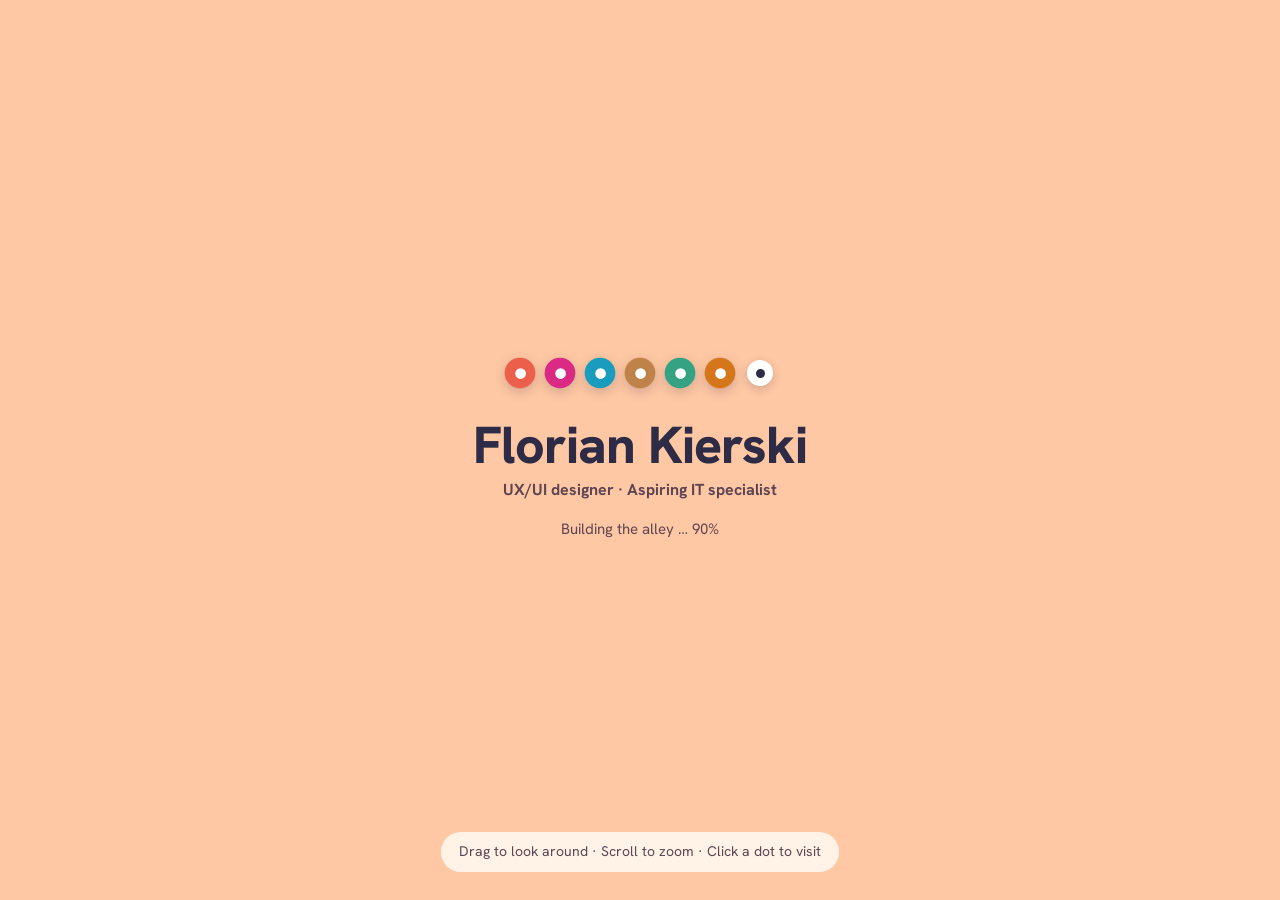
<file: index.html>
<!doctype html>
<html lang="en">
<head>
<meta charset="utf-8">
<meta name="viewport" content="width=device-width, initial-scale=1">
<link rel="icon" href="icons/favicon.svg" type="image/svg+xml">
<link rel="icon" href="icons/favicon.png" type="image/png" sizes="32x32">
<link rel="apple-touch-icon" href="apple-touch-icon.png">
<title>Florian Kierski</title>
<meta name="description" content="Florian Kierski, UX/UI designer and media designer on the way into IT. Explore a small voxel alley with my workshop, my tools HamMeter and WispUI, and my CV.">
<script>   // Messen (?messen, siehe messen.js): lädt nur dann, sonst nichts
  try { if (/[?&]messen\b/.test(location.search + top.location.search)) document.write('<script src="js/messen.js"><\/script>'); } catch (e) { /* ohne */ }
</script>
<!-- Web-Test des Dioramas: GLB aus 3d/web/diorama.py (Licht in Blender gebacken), eigener Voxel-Shader,
     Kreisfahrt, Läden in der Übersicht hervorheben (GPU-Picking, asynchron), Klick fliegt in den Raum, dort sanft
     umsehen, ✕ HOME. Runde Marker über den Läden (beim Rundflug sichtbar, verdeckte blenden aus), im Laden eine
     Infokarte (EN/DE), ‹ › bzw. Pfeiltasten blättern durch die Läden. Ohne WebGL oder wenn die Gasse nicht lädt: ein
     Standbild mit Liste und Karten (Runde 43, Test mit ?standbild). Läuft über den Vorschau-Server (Name
     „prototypes“), weil GLB und JSON per fetch geladen werden. -->
<style>
  /* Grundfarbe (Hintergrund, Nebel, Boden um den Block): Pfirsich warm, Florians Wahl in Runde 50 (wie komplex.BG).
     Livegang D: die Testknöpfe (Blender-Bild, Drehen, Voxelraster, Farbe zum Vergleichen) und die Zeile mit den
     Kennzahlen sind raus (Florian), oben links bleibt nur „✕ HOME“ aus der Nähe */
  :root { --hg: #FFC8A4; }
  :root { --ink: #3a2a35; --card: rgba(255, 250, 252, .9); --line: #f2c2d2; }
  html, body { margin: 0; height: 100%; overflow: hidden; background: var(--hg); color: var(--ink);
    font: 13px/1.4 system-ui, sans-serif; }
  canvas { display: block; touch-action: none; }
  #hud { position: fixed; left: 16px; top: 16px; right: 16px; display: flex; gap: 6px; flex-wrap: wrap; }
  #hud button { background: var(--card); color: var(--ink); border: 1px solid var(--line); border-radius: 999px;
    padding: 6px 12px; font: inherit; cursor: pointer; }
  #home { display: none; }
  /* Ladebildschirm (Runde 38): Hintergrund wie die Szene; sieben Punkte wie die Marker, je Station einer, sie färben
     sich mit dem Fortschritt nacheinander in ihre Ladenfarbe (--f). Bis das Modul läuft, hüpfen sie nacheinander. Mit
     dem ersten Bild blendet er aus (.weg); bei einem Fehler Meldung und „Neu laden“ (.fehler). */
  #laden { position: fixed; inset: 0; z-index: 10; display: grid; place-items: center; padding: 24px;
    background: var(--hg); color: #2d2b45; text-align: center; font: 16px/1.4 'Hanken Grotesk', system-ui, sans-serif;
    transition: opacity .7s; }
  #laden.weg { opacity: 0; pointer-events: none; }
  #laden .punkte { display: flex; justify-content: center; gap: 14px; margin-bottom: 32px; }
  #laden .punkte i { width: 26px; height: 26px; border-radius: 50%; background: #fff; display: grid; place-items: center;
    box-shadow: 0 3px 10px rgba(45, 43, 69, .22); transition: background-color .35s, transform .35s; }
  #laden .punkte i::after { content: ''; width: 9px; height: 9px; border-radius: 50%; background: #2d2b45;
    transition: background-color .35s; }
  #laden .punkte i.an { background: var(--f, #2d2b45); transform: scale(1.18); }
  #laden .punkte i.an::after { background: #fff; }
  #laden:not(.laeuft):not(.fehler) .punkte i { animation: hopsen 1.6s ease-in-out infinite; }
  @keyframes hopsen { 0%, 50%, 100% { transform: none; } 25% { transform: translateY(-9px); } }
  #laden .titel { margin: 8px 0 6px; font-weight: 800; font-size: clamp(34px, 9vw, 52px); line-height: 1.05;
    letter-spacing: -.02em; }
  #laden .rolle { margin-bottom: 18px; font-size: 16px; font-weight: 700; color: #5e4553; }   /* Florian, Runde 39 */
  #laden .status { min-height: 1.4em; font-size: 15px; color: #5e4553; font-variant-numeric: tabular-nums; }
  #laden .nochmal { margin-top: 18px; padding: 12px 22px; border: 0; border-radius: 999px; background: #2d2b45;
    color: #fff; font: 800 15px/1 'Hanken Grotesk', system-ui, sans-serif; cursor: pointer; }
  #laden .tipp { position: absolute; left: 50%; bottom: 28px; transform: translateX(-50%); box-sizing: border-box;
    width: max-content; max-width: calc(100% - 32px); padding: 10px 18px; border-radius: 999px;
    background: rgba(255, 249, 242, .85); font-size: 14px; color: #5e4553; }
  #laden.fehler .tipp { display: none; }
  /* Marker über den Läden (Florian, 02.10., Prinzip wie haru): immer sichtbar beim Rundflug, weißer Kreis mit dunklem
     Punkt; direkt auf dem Punkt größer mit Lupe, darüber ein Etikett, beides in der Farbe des Ladens (Florian, Runde 33;
     vorher Himmelblau). --m/--m-auf setzt das Skript je Laden (FARBEN). Verdeckte Marker blenden aus. */
  #marker { position: fixed; inset: 0; pointer-events: none; z-index: 1; transition: opacity .3s; }
  #marker.aus { opacity: 0; }
  #marker.aus .marker { pointer-events: none; }
  /* will-change (Runde 44, Florian: Etikett-Text sprang beim Drehen auf und ab): jeder Marker ist eine eigene Ebene
     und gleitet samt Schrift als Ganzes; sonst rastet nur die Schrift auf ganze Pixel ein (Runden auf ganze Pixel
     ließ dagegen alle Marker zucken) */
  .marker { --m: #2d2b45; --m-auf: #fff; position: absolute; left: 0; top: 0; width: 0; height: 0; padding: 0;
    border: 0; background: none; pointer-events: auto; cursor: pointer; transition: opacity .25s;
    will-change: transform; }
  .marker.weg { opacity: 0; pointer-events: none; }
  .marker .kreis { position: absolute; left: -15px; top: -15px; width: 30px; height: 30px; border-radius: 50%;
    background: #fff; color: var(--m-auf); box-shadow: 0 3px 10px rgba(45, 43, 69, .28); display: grid;
    place-items: center; transition: transform .2s, background-color .2s; }
  .marker .kern { width: 11px; height: 11px; border-radius: 50%; background: #2d2b45; transition: opacity .2s; }
  .marker .lupe { position: absolute; width: 16px; height: 16px; opacity: 0; transition: opacity .2s; }
  .marker .etikett { position: absolute; left: 0; bottom: 30px; transform: translate(-50%, 6px); white-space: nowrap;
    background: var(--m); color: var(--m-auf); padding: 7px 14px; border-radius: 999px;
    font: 700 14px/1 'Hanken Grotesk', system-ui, sans-serif; box-shadow: 0 4px 12px rgba(45, 43, 69, .2); opacity: 0;
    transition: opacity .2s, transform .2s; pointer-events: none; }
  .marker.an .kreis { transform: scale(1.55); background: var(--m); }
  .marker.an .kern { opacity: 0; }
  .marker.an .lupe { opacity: 1; }
  .marker.an .etikett { opacity: 1; transform: translate(-50%, -4px); }
  /* Standbild ohne WebGL (Runde 43): Blender-Bild der Startansicht, so groß wie es in den freien Teil rechts von Liste
     bzw. Karte passt (Handy: über der Leiste); --seite = Breite / Höhe setzt das Skript. Die Marker sitzen in Prozent
     des Bildes. Nach einem Ladefehler unten rechts „3D neu laden“. */
  #standbild { --kb: clamp(420px, calc(min(100vh - 112px, 980px) * 9 / 16), 560px); position: fixed; inset: 0;
    box-sizing: border-box; display: grid; place-items: center; transition: padding .4s;
    padding: 32px 40px 32px calc(2 * var(--rand) + var(--lb)); }
  body.karte-offen #standbild { padding-left: calc(2 * var(--rand) + var(--kb)); }
  #standbild[hidden] { display: none; }
  #standbild .rahmen { position: relative; aspect-ratio: var(--seite, 1.25);
    width: min(100%, calc((100vh - 64px) * var(--seite, 1.25))); }
  #standbild img { display: block; width: 100%; height: 100%; }
  body.standbild #hud { display: none; }
  #neu3d { position: fixed; right: 24px; bottom: 24px; z-index: 1; padding: 12px 22px; border: 0; border-radius: 999px;
    background: var(--tinte); color: #fff; font: 800 15px/1 'Hanken Grotesk', system-ui, sans-serif; cursor: pointer;
    box-shadow: 0 5px 14px rgba(45, 43, 69, .25); }
  #neu3d[hidden] { display: none; }
  #neu3d:disabled { cursor: progress; }
  #neu3d .punkte { display: inline-flex; gap: 4px; margin-right: 9px; vertical-align: 2px; }
  #neu3d .punkte i { width: 6px; height: 6px; border-radius: 50%; background: #fff;
    animation: huepfen 1s ease-in-out infinite; }
  #neu3d .punkte i:nth-child(2) { animation-delay: .12s; }
  #neu3d .punkte i:nth-child(3) { animation-delay: .24s; }
  @keyframes huepfen { 0%, 60%, 100% { transform: none; } 30% { transform: translateY(-4px); } }
  body.karte-offen #neu3d { opacity: 0; pointer-events: none; }
  /* Links die Bedienung, rechts die Szene (Florian, Runden 31/33): in der Übersicht die Stationsliste, im Laden die
     Infokarte an derselben Stelle (beide 40 px vom Rand); das Bild rückt dafür nach rechts (setzePlatz im Skript).
     --grund: Warmweiß für die Liste (Florian, Runde 33: reines Weiß passt nicht zur Szene). */
  :root { --rand: 40px; --lb: 340px; --tinte: #2d2b45; --grund: #fff9f2; }
  /* Infokarte im Laden (Florians Mockup, Runde 30; seit Runde 33 als Seitenkarte links, seit Runde 34 hochkant etwa
     9 : 16 mit Abstand oben und unten): oben Ort, Sprache und ✕, dann Kicker, Name, Untertitel, Text, Merkmale, Zeilen,
     Hauptknopf; unten weitere Stationen. Das große Blender-Bild nur auf dem Handy, am Rechner steht der echte Laden
     daneben. Farben je Laden (Florian, Runde 33): k = Hauptknopf, auf = Schrift darauf, text = Kicker und Symbole
     (mind. 4,5 : 1), hell/hell2 = Tönung, flaeche = Warmweiß mit einem Hauch Ladenfarbe; setzt setzeKartenfarbe. */
  #karte { --k: #2d2b45; --k-hover: #2d2b45; --k-auf: #fff; --k-text: #2d2b45; --k-hell: #f1ecef; --k-hell2: #e6dee3;
    --k-schatten: rgba(45, 43, 69, .2); --k-rand: #efe7e1; --k-leiste: #f6efe8; --k-flaeche: var(--grund);
    position: fixed; left: 0; top: 0; bottom: 0; padding: 56px var(--rand); display: flex; align-items: center;
    pointer-events: none; z-index: 2; }
  #karte .flaeche { --kh: min(calc(100vh - 112px), 980px); box-sizing: border-box; height: var(--kh);
    width: clamp(420px, calc(var(--kh) * 9 / 16), 560px); display: flex; flex-direction: column;
    gap: 14px; padding: 20px 22px 16px; background: var(--k-flaeche); border-radius: 32px;
    box-shadow: 0 24px 60px rgba(58, 42, 53, .22), 0 3px 10px rgba(58, 42, 53, .08);
    font: 16px/1.55 'Hanken Grotesk', system-ui, sans-serif; color: var(--tinte); opacity: 0;
    transform: translateX(-18px); transition: opacity .3s, transform .3s; }
  #karte.an .flaeche { opacity: 1; transform: none; pointer-events: auto; }
  #hud { transition: opacity .3s; }
  body.karte-offen #hud { opacity: 0; pointer-events: none; }
  .sym { width: 1em; height: 1em; flex: none; }
  #karte .bild { display: none; position: relative; flex: none; aspect-ratio: 16 / 10; border-radius: 20px;
    overflow: hidden; background: #f4dbe5; }
  #karte .bild img { position: absolute; inset: 0; width: 100%; height: 100%; object-fit: cover; }
  /* Nur der Inhalt scrollt (auf niedrigen Bildschirmen); Hauptknopf und Stationen bleiben immer unten sichtbar (Runde
     34). Ist unten noch mehr, blendet der Inhalt dort weich aus (.mehr, setzt das Skript). Rechts Platz für den
     schmalen Scrollbalken. */
  #karte .inhalt { flex: 1; min-height: 0; overflow: auto; padding: 2px 8px 2px 2px; margin: 0 -8px 0 -2px;
    display: flex; flex-direction: column; scrollbar-width: thin; }
  #karte .inhalt.mehr { mask-image: linear-gradient(#000 calc(100% - 48px), transparent);
    -webkit-mask-image: linear-gradient(#000 calc(100% - 48px), transparent); }
  #karte .kopfzeile { display: flex; align-items: center; gap: 8px; margin-bottom: 20px; }
  #karte .ort { margin-right: auto; display: inline-flex; align-items: center; gap: 7px; padding: 9px 15px 9px 12px;
    border-radius: 999px; background: var(--k-hell); color: var(--k-text); font-weight: 700; font-size: 15px;
    line-height: 1; }
  #karte .kicker, #karte .unter, #karte .abschnitt h3, #karte .leiste .titel, #tour .titel {
    font-weight: 800; font-size: 12px; letter-spacing: .16em; text-transform: uppercase; color: var(--k-text); }
  #karte .sprache { display: inline-flex; padding: 3px; border-radius: 999px; background: var(--k-hell); }
  #karte .sprache button { font: 700 12px/1 'Hanken Grotesk', system-ui, sans-serif; color: var(--k-text);
    background: none; border: 0; padding: 7px 10px; border-radius: 999px; cursor: pointer; opacity: .7; }
  #karte .sprache button.an { background: #fff; opacity: 1; box-shadow: 0 1px 3px rgba(45, 43, 69, .15); }
  #karte .rund { width: 42px; height: 42px; border-radius: 50%; border: 0; background: var(--k-hell);
    color: var(--k-text); cursor: pointer; display: grid; place-items: center; font-size: 20px; padding: 0; }
  #karte .rund:hover, #karte .sprache button:hover, #karte .zeile.link:hover { background: var(--k-hell2); }
  #karte h2 { margin: 6px 0 4px; font: 800 44px/1.04 'Hanken Grotesk', system-ui, sans-serif; letter-spacing: -.02em; }
  #karte .unter { margin-bottom: 16px; }
  #karte p { margin: 0 0 18px; }
  #karte .chips { display: grid; grid-template-columns: repeat(auto-fit, minmax(118px, 1fr)); gap: 10px;
    margin-bottom: 20px; }
  #karte .chip { display: flex; flex-direction: column; align-items: flex-start; gap: 8px; padding: 12px;
    border-radius: 18px;
    border: 1.5px solid var(--k-rand); background: rgba(255, 255, 255, .55); }
  #karte .chip .kreis { width: 34px; height: 34px; border-radius: 50%; background: var(--k-hell);
    color: var(--k-text); display: grid; place-items: center; font-size: 17px; flex: none; }
  /* Merkmale: Symbol oben, Text darunter über die ganze Breite (Runde 36: lange Wörter wie „Apprenticeship“ passten
     neben dem Symbol nicht in die schmalen Kacheln) */
  #karte .chip > span:last-child { min-width: 0; max-width: 100%; overflow-wrap: break-word; }
  #karte .chip b { display: block; font-size: 14px; line-height: 1.2; }
  #karte .chip small { display: block; font-size: 12px; color: #8a7f8c; line-height: 1.3; }
  #karte .abschnitt { border-top: 1.5px solid var(--k-rand); padding-top: 16px; margin-bottom: 18px; }
  #karte .abschnitt h3 { margin: 0 0 10px; }
  #karte .zeile { display: flex; align-items: center; gap: 12px; padding: 11px 16px; border-radius: 18px;
    border: 1.5px solid var(--k-rand); background: rgba(255, 255, 255, .55); margin-bottom: 8px;
    text-decoration: none; color: inherit; font-size: 15px; }
  #karte .zeile .sym { color: var(--k-text); font-size: 19px; }
  #karte .zeile .wert { margin-left: auto; color: #6f6878; text-align: right; }
  #karte .zeile .pfeil { color: var(--k-text); font-size: 17px; margin-left: 4px; }
  /* Hauptknopf: weiße Schrift auf der Ladenfarbe (Florian, Runde 34). 19 px fett zählt als große Schrift, dafür
     reichen 3 : 1; die Farben in FARBEN sind nur so weit nachgedunkelt. */
  #karte .los { flex: none; display: flex; align-items: center; justify-content: center; gap: 10px;
    text-decoration: none; color: var(--k-auf); background: var(--k); padding: 14px 22px; border-radius: 999px;
    font-weight: 800; font-size: 19px; line-height: 1.2; box-shadow: 0 5px 12px var(--k-schatten); }
  #karte .los:hover { background: var(--k-hover); }
  #karte .los.leer { background: #f0eaed; color: #8a7f8c; box-shadow: none; pointer-events: none; }
  #karte .los .sym { font-size: 21px; }
  #karte [hidden] { display: none !important; }      /* sonst gewinnt display: flex/grid (Wohnung ohne Hauptknopf) */
  /* Weitere Stationen (Florian, Runde 34): drei Bilder im Kreis, die aktuelle Station in der Mitte und etwas größer,
     links und rechts die Nachbarn; Pfeile oder Klick auf ein Nachbarbild fliegen weiter. Rahmen in der Ladenfarbe (--s
     setzt das Skript). */
  #karte .leiste { flex: none; padding: 10px 10px 12px; border-radius: 22px; background: var(--k-leiste); }
  #karte .leiste .titel { display: flex; align-items: center; gap: 7px; padding: 0 4px 10px; line-height: 1.2; }
  #karte .leiste .titel .sym { font-size: 15px; }
  #karte .leiste .titel .zahl { margin-left: auto; letter-spacing: .04em; color: #8a7f8c; }
  #karte .karussell { display: grid; align-items: center; gap: 8px;
    grid-template-columns: auto minmax(0, 1fr) minmax(0, 1.15fr) minmax(0, 1fr) auto; }
  #karte .weiter { width: 36px; height: 36px; border-radius: 50%; border: 0; padding: 0; background: #fff;
    color: var(--k-text); display: grid; place-items: center; font-size: 19px; cursor: pointer;
    box-shadow: 0 2px 6px rgba(45, 43, 69, .12); }
  #karte .weiter:hover { background: var(--k-hell); }
  .station { border: 0; padding: 0; background: none; cursor: pointer; text-align: left; color: var(--tinte);
    font: 700 14px/1.2 'Hanken Grotesk', system-ui, sans-serif; }
  .station img { display: block; width: 100%; aspect-ratio: 16 / 10; object-fit: cover; }
  #karte .station { min-width: 0; padding: 4px; border: 2.5px solid transparent; border-radius: 15px; background: #fff;
    box-shadow: 0 2px 5px rgba(45, 43, 69, .1); transition: border-color .2s, transform .2s; }
  #karte .station img { border-radius: 10px; }
  #karte .station > span { display: flex; align-items: center; justify-content: center; height: 2.5em;
    padding: 2px 2px 0; font-size: 12px; line-height: 1.2; text-align: center; overflow: hidden; }
  #karte .station small { display: none; }
  #karte .station:hover { border-color: var(--s); transform: translateY(-2px); }
  #karte .station.an { border-color: var(--s); cursor: default; transform: none; }
  /* Stationsliste in der Übersicht (Florian, Runden 31/33/34): links und untereinander, je Zeile Bild, Ort und Tool,
     seit Runde 34 größer (Bilder kommen besser zur Geltung); Zeigen schaltet den Marker des Ladens ein (das Diorama
     dreht seit Runde 44 dabei weiter), die Zeile tönt sich in der Ladenfarbe */
  #tour { box-sizing: border-box; position: fixed; left: var(--rand); top: 50%; transform: translateY(-50%);
    width: var(--lb); max-height: calc(100% - 140px); display: flex; flex-direction: column; padding: 18px 10px 10px;
    border-radius: 30px; background: var(--grund); box-shadow: 0 14px 40px rgba(58, 42, 53, .18); z-index: 1;
    transition: opacity .3s, transform .3s; }
  #tour.aus { opacity: 0; transform: translate(-18px, -50%); pointer-events: none; }
  #tour .titel { display: flex; align-items: center; gap: 7px; padding: 0 12px 12px; color: #8a7f8c; }
  #tour .titel .sym { font-size: 15px; }
  #tour .stationen { display: flex; flex-direction: column; gap: 4px; overflow-y: auto; min-height: 0;
    scrollbar-width: none; }
  #tour .stationen::-webkit-scrollbar { display: none; }
  #tour .station { display: grid; grid-template-columns: 116px minmax(0, 1fr); align-items: center; gap: 14px;
    padding: 7px; border-radius: 18px; transition: background-color .2s; }
  #tour .station img { border-radius: 12px; box-shadow: 0 1px 4px rgba(45, 43, 69, .14); }
  #tour .station > span { display: flex; flex-direction: column; gap: 4px; min-width: 0; }
  #tour .station .name { font-size: 16px; }
  #tour .station small { display: flex; align-items: center; gap: 6px; font-size: 14px; color: var(--s-text);
    white-space: nowrap; overflow: hidden; text-overflow: ellipsis; }
  #tour .station:hover, #tour .station:focus-visible { background: var(--s-hell); }
  /* Einschwingen (Runde 39; Prinzip wie haru, eigene Werte): Stationsliste und Karte kommen leicht gedreht von links
     oben und pendeln sich mit kleinem Nachwackeln ein; beim ersten Mal deutlich, danach leicht (.leicht). Über die
     eigenen Eigenschaften translate/rotate, so bleiben die transform-Werte der Elemente unberührt. */
  .schwingt { animation: schwingen .95s cubic-bezier(.3, .7, .4, 1); transform-origin: 40px 0; }
  .schwingt.leicht { animation-name: schwingen-leicht; animation-duration: .7s; }
  @keyframes schwingen {
    0% { opacity: 0; translate: -36px -48px; rotate: -11deg; }
    45% { opacity: 1; translate: 0 0; rotate: 2.6deg; }
    66% { rotate: -1.3deg; }
    84% { rotate: .5deg; }
    100% { opacity: 1; translate: 0 0; rotate: 0deg; }
  }
  @keyframes schwingen-leicht {
    0% { opacity: 0; translate: -16px 0; rotate: -2.5deg; }
    55% { opacity: 1; translate: 0 0; rotate: .8deg; }
    80% { rotate: -.3deg; }
    100% { opacity: 1; translate: 0 0; rotate: 0deg; }
  }
  /* Unterseite als Karte (Runde 62, Florians Idee): eine Fläche legt sich ganz über die Gasse (Farbe je Unterseite =
     deren Boden, --seite-grund, sonst wirkte der Spalt anders getönt), die Unterseite rutscht als Karte von unten darauf
     und liegt fast bis oben. Runde 63: richtige Karte mit warmweißem Rand rundum (links, rechts, oben), oben runde
     Ecken, unten läuft sie über den Rand; die Oberkante steigt nach rechts ab (wie leicht schräg gelegt). Form und
     Schatten zeichnet ein SVG (setzt das Skript, siehe form()); der Inhalt ist nicht gedreht (bliebe sonst unscharf),
     nur so beschnitten. ✕ Home lässt die Karte fallen. */
  #seite { --seite-grund: var(--hg); position: fixed; inset: 0; z-index: 20; pointer-events: none; }
  #seite[hidden] { display: none; }
  #seite.vorgeladen { visibility: hidden; }   /* Runde 93: Unterseite vorgeladen, unsichtbar, aber schon ausgelegt */
  #seite .hg { position: absolute; inset: 0; background: var(--seite-grund); opacity: 0; transition: opacity .3s; }
  #seite.offen .hg { opacity: 1; pointer-events: auto; }
  #seite.sofort .hg { transition: none; }
  #seite .blatt { position: absolute; left: 0; top: 0; width: 100%; height: calc(100% + 160px);
    transform-origin: 0 100%; }
  #seite .form { position: absolute; inset: 0; width: 100%; height: 100%; overflow: visible; }
  #seite .form .schatten { fill: rgba(107, 51, 49, .2); }
  #seite .form .papier { fill: var(--grund); pointer-events: auto; }
  #seite .form .innen { fill: var(--seite-grund); }   /* Fläche innerhalb des Rands, wo der Inhalt nicht hinreicht */
  #seite iframe { position: absolute; border: 0; display: block; background: var(--seite-grund); pointer-events: auto; }
  /* Impressum und Datenschutz (Livegang F, Runde 98, Florians Wahl): klein unten rechts, am Handy mittig unter der
     Stationsleiste; öffnen als Karte wie die Unterseiten */
  #recht { position: fixed; right: 16px; bottom: 12px; z-index: 1; display: flex; align-items: center; gap: 6px;
    padding: 6px 12px; border-radius: 999px; background: rgba(255, 249, 242, .75); color: #8a7f8c;
    font: 600 12px/1.2 'Hanken Grotesk', system-ui, sans-serif; }
  #recht a { color: #6e5a66; text-decoration: none; }
  #recht a:hover, #recht a:focus-visible { text-decoration: underline; }
  /* Sprache oben rechts (Livegang F, Florian: vorher nur in den Ladenkarten): wie auf den Unterseiten, schaltet alles */
  #sprachwahl { position: fixed; top: 16px; right: 16px; z-index: 1; display: inline-flex; padding: 4px;
    border-radius: 999px; background: rgba(255, 249, 242, .92); box-shadow: 0 3px 12px rgba(45, 43, 69, .12); }
  #sprachwahl button { border: 0; background: none; font: 700 14px/1 'Hanken Grotesk', system-ui, sans-serif;
    color: var(--tinte); padding: 8px 12px; border-radius: 999px; cursor: pointer; opacity: .65; }
  #sprachwahl button[aria-pressed="true"] { background: #fff; opacity: 1; box-shadow: 0 1px 3px rgba(45, 43, 69, .15); }
  @media (prefers-reduced-motion: reduce) {
    .schwingt { animation: none; }
    #karte .flaeche, #marker, .marker, .marker *, #tour, .station, #standbild { transition: none; }
    #laden .punkte i, #neu3d .punkte i { animation: none !important; }
  }
  @media (min-width: 761px) and (max-height: 1100px) {    /* bis 1080 p (auch Florians 21 : 9): etwas dichter */
    #karte .flaeche { gap: 12px; padding: 18px 20px 14px; }
    #karte .kopfzeile { margin-bottom: 14px; }
    #karte h2 { font-size: 38px; }
    #karte .unter { margin-bottom: 12px; }
    #karte p { margin-bottom: 14px; font-size: 15px; }
    #karte .chips { gap: 8px; margin-bottom: 14px; }
    #karte .chip { padding: 10px; gap: 6px; }
    #karte .chip .kreis { width: 30px; height: 30px; font-size: 15px; }
    #karte .abschnitt { padding-top: 12px; margin-bottom: 6px; }
    #karte .zeile { padding: 8px 14px; margin-bottom: 6px; }
    #karte .los { padding: 12px 20px; }
  }
  @media (max-width: 760px) {                             /* Handy: Karte als Blatt über die ganze Höhe, Bild oben */
    #karte { right: 0; padding: 10px; }
    #karte .flaeche { height: 100%; width: 100%; overflow: auto; padding: 12px; gap: 12px; border-radius: 26px;
      transform: translateY(14px); }
    #karte .bild { display: block; }
    #karte .inhalt { flex: none; overflow: visible; padding: 0; margin: 0; }
    #karte h2 { font-size: 34px; }
    #karte .karussell { gap: 6px; }
    #karte .weiter { width: 32px; height: 32px; }
    #tour { left: 10px; right: 10px; top: auto; bottom: 10px; width: auto; max-height: none; transform: none;
      padding: 8px; border-radius: 22px; }
    #tour.aus { transform: translateY(16px); }
    #tour .titel { display: none; }
    #tour .stationen { flex-direction: row; gap: 8px; overflow-x: auto; scroll-snap-type: x mandatory; }
    #tour .station { flex: none; width: 112px; grid-template-columns: minmax(0, 1fr); gap: 6px; padding: 4px;
      scroll-snap-align: start; }
    #tour .station small { display: none; }
    #tour .station .name { font-size: 13px; padding: 0 2px; }
    #standbild, body.karte-offen #standbild { padding: 16px 10px 170px; overflow: hidden; }   /* Handy: größer, */
    #standbild .rahmen { width: min(150%, calc((100vh - 186px) * var(--seite, 1.25))); }   /* die Gleise außen fehlen */
    #neu3d { left: 10px; right: auto; top: 10px; bottom: auto; }
    #tour { bottom: 34px; }                              /* darunter Impressum und Datenschutz */
    #recht { right: 50%; translate: 50% 0; bottom: 6px; background: none; }
  }
</style>
<link rel="stylesheet" href="schriften/schriften.css">
<script type="importmap">
{ "imports": {
  "three": "./lib/three/build/three.module.min.js",
  "three/addons/": "./lib/three/examples/jsm/"
} }
</script>
</head>
<body>
<div id="seite" role="dialog" aria-modal="true" hidden>
  <div class="hg"></div>
  <div class="blatt">
    <svg class="form" aria-hidden="true"><defs><filter id="seite-weich" x="-10%" y="-10%" width="120%"
      height="120%"><feGaussianBlur stdDeviation="10" /></filter></defs>
      <path class="schatten" filter="url(#seite-weich)" transform="translate(0 4)" /><path class="papier" /><path class="innen" /></svg>
  </div>
</div>
<script>
// Unterseiten als Karte über der Gasse (Runde 62). Gleiche Seite, eigene Adresse (?seite=…, später /null/meter): Die
// Gasse bleibt geladen und wird nicht gezeichnet, solange die Fläche sie verdeckt (SEITE.verdeckt, liest die
// Schleife); zurück geht es ohne Ladebildschirm. Die Unterseite läuft als eigenes Dokument in der Karte (iframe mit
// ?eingebettet) und meldet sich per postMessage: bereit, schliessen (✕ Home oder Esc), sprache. Wer die Adresse direkt
// aufruft, sieht sofort die Karte; die Gasse lädt erst danach (SEITE.direkt) und baut sich auf, wenn man sie schließt.
// Unter dem direkten Einstieg liegt ein Eintrag ohne ?seite, so führt auch „Zurück“ im Browser in die Gasse.
(() => {
  // grund: Boden der Unterseite am oberen Rand (gemessen), Farbe der Fläche dahinter
  const SEITEN = { 'null-meter': { datei: 'null-meter-reise.html', titel: 'HamMeter · Florian Kierski', grund: '#FFC691' },
                   'wispui': { datei: 'wispui.html', titel: 'WispUI · Florian Kierski', grund: '#CDE9F1' },   // Runde 73: Schaufenster
                   'atelier': { datei: 'atelier.html', titel: 'About · Florian Kierski', grund: '#FFC8A4' },   // Runde 79
                   'impressum': { datei: 'impressum.html', titel: 'Impressum · Florian Kierski', grund: '#FFC8A4' },
                   'datenschutz': { datei: 'datenschutz.html', titel: 'Datenschutz · Florian Kierski',
                                    grund: '#FFC8A4' },   // Livegang F: Impressum und Datenschutz
                   'devlog': { datei: 'devlog.html', titel: 'Devlog · Florian Kierski', grund: '#D2EBE4' } };   // Livegang G
  const el = document.getElementById('seite'), blatt = el.querySelector('.blatt');
  const ruhig = matchMedia('(prefers-reduced-motion: reduce)').matches;
  const titelGasse = document.title;
  let frame = null, laeufe = [], uhr = 0, meldeBereit = null, warm = null;
  let gelandet = true, gefragt = false;                     // Runde 93: Karte fertig hochgeflogen (karte.js, gelandet())
  const S = window.SEITE = { offen: null, verdeckt: false, beiSprache: null, direkt: Promise.resolve() };
  S.adresse = slug => {
    const u = new URL(location.href);
    if (slug) u.searchParams.set('seite', slug); else u.searchParams.delete('seite');
    return u.pathname + u.search + u.hash;
  };
  const sprache = () => { try { return localStorage.getItem('nullAlleySprache') || 'en'; } catch (e) { return 'en'; } };
  const sende = (typ, wert) => { if (frame && frame.contentWindow) frame.contentWindow.postMessage({ nullAlley: true, typ, wert }, location.origin); };
  const stopp = () => { laeufe.forEach(a => a.cancel()); laeufe = []; };

  // Form der Karte (Runden 63–66): links und rechts über den Bildrand hinaus (m < 0, Ecken samt Rand außerhalb; die
  // runden Ecken sieht man nur beim Hochfliegen), oben links spalt, nach rechts steig tiefer, warmweißer Rand rand,
  // oben runde Ecken (Radius r), unten weit über den Bildrand. Papier und Schatten als SVG-Pfad, der Inhalt mit
  // demselben Umriss, um den Rand kleiner (clip-path). Verglichen mit Rand rundum (m 14 px, Handy 8 px): Florian
  // wählte „bis zum Rand“ (Runde 66).
  const pfad = (x0, y0, x1, s, r, u) => {
    const y1 = y0 + s * (x1 - x0), k = 0.4477, f = n => +n.toFixed(2);   // k = 1 − 0,5523 (Viertelkreis als Bézier)
    return `M${f(x0)} ${f(u)}L${f(x0)} ${f(y0 + r)}C${f(x0)} ${f(y0 + r * k)} ${f(x0 + r * k)} ${f(y0 + s * r * k)} ` +
      `${f(x0 + r)} ${f(y0 + s * r)}L${f(x1 - r)} ${f(y1 - s * r)}C${f(x1 - r * k)} ${f(y1 - s * r * k)} ${f(x1)} ` +
      `${f(y1 + r * k)} ${f(x1)} ${f(y1 + r)}L${f(x1)} ${f(u)}Z`;
  };
  function form() {
    const handy = innerWidth <= 760;
    const spalt = handy ? 10 : 12, steig = handy ? 6 : 20, rand = handy ? 6 : 8, r = handy ? 22 : 28;
    const m = -(r + rand + 4);
    const W = innerWidth, H = innerHeight, x0 = m, x1 = W - m, s = steig / (x1 - x0);
    const papier = pfad(x0, spalt, x1, s, r, H + 160);
    el.querySelector('.schatten').setAttribute('d', papier);
    el.querySelector('.papier').setAttribute('d', papier);
    // Inhalt: derselbe Umriss um den Rand kleiner; der Kasten des iframe nur so breit wie sichtbar (sonst meinte die
    // Unterseite, sie sei breiter als der Bildschirm). Wo er nicht hinreicht (links und rechts außerhalb,
    // unten beim Überschwingen), liegt die Fläche .innen in der Bodenfarbe, sonst wäre dort alles Papier (Runde 65,
    // Florian: der Rand links war beim Hochfliegen viel dicker als oben).
    const xi0 = x0 + rand, xi1 = x1 - rand, yi0 = spalt + rand + s * rand;
    el.querySelector('.innen').setAttribute('d', pfad(xi0, yi0, xi1, s, r - rand, H + 160));
    const li = Math.max(0, xi0), ri = Math.min(W, xi1), oben = yi0 + s * (li - xi0), wi = ri - li, hi = H - oben;
    if (frame) Object.assign(frame.style, { left: `${li}px`, top: `${oben}px`, width: `${wi}px`, height: `${hi}px`,
      clipPath: `path('${pfad(xi0 - li, yi0 - oben, xi1 - li, s, r - rand, hi + 1)}')` });
    return { m, spalt };
  }
  addEventListener('resize', () => { if (!el.hidden) form(); });

  // Hochfliegen wie in der Skizze (Florian, Runde 63: vorher zu schnell und steif): Lage mit leichtem Überschwingen
  // (backOut), die Neigung legt sich etwas langsamer und unabhängig davon, gedreht um die Ecke unten links
  const backOut = x => { const k = 0.9; return 1 + (k + 1) * (x - 1) ** 3 + k * (x - 1) ** 2; };
  const kurve = f => `linear(${Array.from({ length: 41 }, (_, i) => +f(i / 40).toFixed(4)).join(', ')})`;
  const HOCH = CSS.supports('animation-timing-function', 'linear(0, 1)') ? kurve(backOut) : 'cubic-bezier(.3, 1.2, .5, 1)';

  // halt: die Reise gleich an diesem Halt öffnen (Runde 70, Verweis von WispUI auf HamMeter installieren)
  function blattFuer(slug, halt) {
    if (frame && frame.dataset.seite === slug && !halt) { sende('sprache', sprache()); sende('weiter'); return; }
    if (frame) frame.remove();
    gefragt = false;
    frame = document.createElement('iframe');
    frame.dataset.seite = slug;
    frame.title = SEITEN[slug].titel;
    frame.src = `${SEITEN[slug].datei}?eingebettet${halt ? `&halt=${encodeURIComponent(halt)}` : ''}`;
    blatt.append(frame);
  }
  function oeffne(slug, { push = true, sofort = false, halt = null } = {}) {
    if (!SEITEN[slug] || S.offen === slug) return;
    if (push) history.pushState({ seite: slug }, '', S.adresse(slug));
    performance.mark('seite:oeffne');
    S.offen = slug;
    document.title = SEITEN[slug].titel;
    el.setAttribute('aria-label', SEITEN[slug].titel);
    el.style.setProperty('--seite-grund', SEITEN[slug].grund);
    blattFuer(slug, halt);
    clearTimeout(uhr);
    stopp();
    entwischt();
    el.classList.remove('vorgeladen');
    el.hidden = false;
    form();
    el.classList.toggle('sofort', sofort);
    void el.offsetWidth;                                    // Übergang der Fläche von 0 an
    el.classList.add('offen');
    gelandet = sofort || ruhig;
    if (sofort) S.verdeckt = true;
    else {
      uhr = setTimeout(() => { S.verdeckt = true; }, 320);  // Fläche deckt: Gasse nicht mehr zeichnen
      if (ruhig) laeufe = [blatt.animate([{ opacity: 0 }, { opacity: 1 }], { duration: 250, easing: 'ease-out' })];
      else {
        blatt.style.transformOrigin = '0 100%';
        laeufe = [
          blatt.animate([{ translate: `0 ${innerHeight + 200}px` }, { translate: '0 0' }], { duration: 1000, easing: HOCH }),
          blatt.animate([{ rotate: '4deg' }, { rotate: '0deg' }], { duration: 1150, easing: 'cubic-bezier(.45, 0, .3, 1)' }),
        ];
        Promise.all(laeufe.map(a => a.finished)).then(() => {   // gelandet: die Unterseite darf Teures vorbereiten
          if (S.offen !== slug) return;
          gelandet = true;
          if (gefragt) sende('gelandet');
        }, () => { /* abgebrochen */ });
      }
    }
    setTimeout(() => { if (S.offen === slug && frame) frame.focus(); }, sofort ? 0 : 300);
  }
  function schliesse({ vonHistory = false } = {}) {
    if (!S.offen) return;
    if (!vonHistory && history.state && history.state.seite) { history.back(); return; }   // popstate schließt
    if (!vonHistory) history.replaceState(null, '', S.adresse(null));
    S.offen = null;
    S.verdeckt = false;                                      // Gasse zeichnet wieder, noch unter der Fläche
    let gemerkt = null;                                      // Livegang F (Florian: Liste blieb Englisch, nachdem er
    try { gemerkt = localStorage.getItem('nullAlleySprache'); } catch (e) { /* ohne Speicher */ }   // in der Karte
    if (gemerkt && S.beiSprache) S.beiSprache(gemerkt);      // umgestellt hatte): Sprache der Karte übernehmen
    if (meldeBereit) meldeBereit();                          // direkt eingestiegen: Gasse jetzt laden (Runde 92)
    document.title = titelGasse;
    clearTimeout(uhr);
    stopp();
    el.classList.remove('sofort');
    if (frame) frame.blur();
    const fertig = () => { if (S.offen) return; el.hidden = true; stopp(); entwischt(); sende('pause'); };
    if (ruhig) {
      laeufe = [blatt.animate([{ opacity: 1 }, { opacity: 0 }], { duration: 200, fill: 'forwards' })];
      el.classList.remove('offen');
      uhr = setTimeout(fertig, 320);
      return;
    }
    // kurz anheben, dann fallen (beschleunigt) und dabei nach rechts kippen, gedreht um die Ecke oben links (Florian:
    // „das Runterfallen passt“); die Fläche geht mit, wenn die Karte halb weg ist. Weggewischt (Runde 102) fällt sie
    // ohne Anheben von dort, wo der Finger sie losgelassen hat (translate und rotate bleiben stehen und addieren sich).
    const { m, spalt } = form();
    blatt.style.transformOrigin = `${m}px ${spalt}px`;
    laeufe = [blatt.animate(gewischt ? [
      { transform: 'none', easing: 'cubic-bezier(.45, 0, .85, .4)' },
      { transform: 'translateY(calc(100% + 80px)) rotate(5deg)' },
    ] : [
      { transform: 'none', easing: 'cubic-bezier(.3, 0, .5, 1)' },
      { transform: 'translateY(-10px) rotate(-.4deg)', offset: .16, easing: 'cubic-bezier(.55, 0, .85, .35)' },
      { transform: 'translateY(calc(100% + 80px)) rotate(7deg)' },
    ], { duration: gewischt ? 600 : 760, fill: 'forwards' })];
    uhr = setTimeout(() => { el.classList.remove('offen'); uhr = setTimeout(fertig, 330); }, 420);
  }
  S.oeffne = slug => oeffne(slug);
  // Runde 102 (Florian am Handy: zurück per Wischen von links nach rechts): Die Unterseite meldet die Geste (karte.js,
  // wisch mit dx). Die Karte folgt dem Finger und kippt dabei leicht um die Ecke oben links; losgelassen fällt sie wie
  // bei ✕ Home (ab einem Drittel der Breite oder mit Schwung), sonst federt sie zurück.
  let gewischt = false;
  const kipp = dx => `${Math.min(6, dx / innerWidth * 8)}deg`;
  function entwischt() { gewischt = false; blatt.style.translate = blatt.style.rotate = ''; }
  function wisch({ dx, v = 0, los = false }) {
    if (!S.offen || !gelandet) return;
    if (!los) {
      if (!gewischt) { const { m, spalt } = form(); blatt.style.transformOrigin = `${m}px ${spalt}px`; }
      gewischt = true;
      blatt.style.translate = `${dx}px 0`;
      blatt.style.rotate = kipp(dx);
      return;
    }
    if (!gewischt) return;
    if (dx > innerWidth / 3 || (v > 0.5 && dx > 60)) { schliesse(); return; }
    entwischt();
    blatt.animate([{ translate: `${dx}px 0`, rotate: kipp(dx) }, { translate: '0 0', rotate: '0deg' }],
                  { duration: ruhig ? 0 : 280, easing: 'cubic-bezier(.2, .8, .3, 1)' });
  }
  // Runde 93 (Florian: nach der Landung dauerte es zu lange, bis der Raum kam): Liegt die Karte eines Ladens mit
  // Unterseite offen, lädt die Unterseite schon verdeckt und bereitet sich vor (gilt als gelandet), dann wartet sie
  // pausiert vor ihrem ersten Bild. Ein Klick zeigt sie sofort: Die Karte fliegt ohne Last, der Raum baut sich auf.
  S.vorladen = slug => {
    if (S.offen || !SEITEN[slug] || (frame && frame.dataset.seite === slug)) return false;
    gelandet = true;
    blattFuer(slug);
    el.classList.add('vorgeladen');
    el.hidden = false;                                       // ausgelegt (sonst kostet das erste Bild nach dem Klick)
    form();
    return true;
  };
  // Runde 94 (Florian: beim Öffnen einer Unterseite ruckelt es ab und zu): Noch im Ladebildschirm lädt jede Unterseite
  // einmal verdeckt und bereitet sich bis zu ihrem ersten Bild vor, dann wird sie wieder geschlossen. Danach liegen ihre
  // Dateien im Speicher des Browsers und ihre Shader übersetzt im Speicher der Grafik; beim echten Öffnen fällt diese
  // Arbeit weg. Nur am Rechner (am Handy kosten die Dateien Datenvolumen), schritt(n) nach jeder Seite.
  S.aufwaermen = async schritt => {
    const liste = ['atelier', 'wispui', 'null-meter', 'devlog'], ende = performance.now() + 15000;
    for (const [i, slug] of liste.entries()) {
      if (!S.vorladen(slug)) return;
      await new Promise(r => { warm = r; setTimeout(r, Math.max(0, Math.min(6000, ende - performance.now()))); });
      warm = null;
      schritt(i + 1, liste.length);
    }
    if (S.offen || !frame) return;
    frame.remove();
    frame = null;
    el.classList.remove('vorgeladen');
    el.hidden = true;
  };
  S.schliesse = () => schliesse();
  addEventListener('popstate', e => {
    const slug = e.state && e.state.seite;
    if (slug) oeffne(slug, { push: false });
    else schliesse({ vonHistory: true });
  });
  addEventListener('message', e => {
    const d = e.data;
    if (e.origin !== location.origin || !frame || e.source !== frame.contentWindow || !d || !d.nullAlley) return;
    if (d.typ === 'bereit') {
      performance.mark('seite:bereit');
      if (meldeBereit) setTimeout(meldeBereit, 3000);       // spätestens 3 s nach ihrem ersten Bild (ohne „ruhig“)
      if (!S.offen) sende('pause');
      if (warm) warm();
    } else if (d.typ === 'ruhig') { if (meldeBereit) meldeBereit(); }   // Karte fertig aufgebaut (Runde 92)
    else if (d.typ === 'landung?') { if (gelandet) sende('gelandet'); else gefragt = true; }
    else if (d.typ === 'schliessen') schliesse();
    else if (d.typ === 'wisch' && d.wert) wisch(d.wert);
    else if (d.typ === 'seite' && d.wert && SEITEN[d.wert.seite]) oeffne(d.wert.seite, { halt: d.wert.halt });
    else if (d.typ === 'sprache') { try { localStorage.setItem('nullAlleySprache', d.wert); } catch (err) { /* egal */ }
                                    if (S.beiSprache) S.beiSprache(d.wert); }
  });
  const direkt = new URLSearchParams(location.search).get('seite');
  if (SEITEN[direkt]) {
    // Die Gasse lädt erst danach (Runde 92, Livegang C: sonst fiel ihr Auspacken mitten in den Aufbau der Karte): wenn
    // die Karte „ruhig“ meldet (fertig aufgebaut), spätestens 3 s nach ihrem ersten Bild, sofort beim Schließen, ganz
    // ohne Meldung nach 10 s
    S.direkt = new Promise(r => { meldeBereit = r; setTimeout(r, 10000); });
    S.direktEinstieg = true;                                 // dann kein Aufwärmen (Runde 94)
    const halt = new URLSearchParams(location.search).get('halt');   // Runde 75: von der Reise allein umgeleitet
    if (halt) { const u = new URL(location.href); u.searchParams.delete('halt'); history.replaceState(null, '', u.pathname + u.search + u.hash); }
    history.replaceState(null, '', S.adresse(null));
    history.pushState({ seite: direkt }, '', S.adresse(direkt));
    oeffne(direkt, { push: false, sofort: true, halt });
  }
})();
</script>
<div id="laden" role="status" aria-live="polite">
  <div>
    <div class="punkte" aria-hidden="true"><i></i><i></i><i></i><i></i><i></i><i></i><i></i></div>
    <div class="titel">Florian Kierski</div>
    <div class="rolle"></div>
    <div class="status"></div>
    <button class="nochmal" hidden></button>
  </div>
  <div class="tipp"></div>
</div>
<script>
// Ladebildschirm (Runde 38): steht sofort, noch bevor Three.js vom CDN da ist. Das Modul meldet über window.LADEN
// Ladenfarben, Fortschritt (0–1), Fertig oder Fehler. Sprache wie die Karte (EN Standard, DE wenn gewählt).
(() => {
  let de = false;
  try { de = localStorage.getItem('nullAlleySprache') === 'de'; } catch (e) { /* ohne Speicher */ }
  const T = de
    ? { laedt: 'Die Gasse wird aufgebaut …', fast: 'Gleich geschafft …', nochmal: 'Neu laden',
        fehler: 'Die Gasse konnte nicht geladen werden.',
        tippBild: 'Punkt oder Station anklicken zum Besuchen',
        tipp: 'Ziehen zum Umsehen · Scrollen zum Zoomen · Punkt anklicken zum Besuchen',
        tippTouch: 'Wischen zum Umsehen · Zwei Finger zum Zoomen · Punkt antippen zum Besuchen',
        prozent: n => `${n} %`,
        rolle: 'UX/UI-Designer · Angehender Fachinformatiker' }
    : { laedt: 'Building the alley …', fast: 'Almost there …', nochmal: 'Reload',
        fehler: 'The alley couldn\'t be loaded.', tippBild: 'Click a dot or a stop to visit',
        tipp: 'Drag to look around · Scroll to zoom · Click a dot to visit',
        tippTouch: 'Swipe to look around · Pinch to zoom · Tap a dot to visit', prozent: n => `${n}%`,
        rolle: 'UX/UI designer · Aspiring IT specialist' };
  const el = document.getElementById('laden'), status = el.querySelector('.status');
  const punkte = [...el.querySelectorAll('.punkte i')];
  punkte.forEach((p, i) => { p.style.animationDelay = `${i * 0.12}s`; });
  const zusammen = s => s.split(' · ').map(t => t.replace(/ /g, '\u00a0')).join(' · ');   // Umbruch nur an „·“
  el.querySelector('.tipp').textContent = zusammen(matchMedia('(pointer: coarse)').matches ? T.tippTouch : T.tipp);
  status.textContent = T.laedt;
  el.querySelector('.rolle').textContent = zusammen(T.rolle);
  let webgl = false, gemeldet = false;
  try { const c = document.createElement('canvas'); webgl = !!(c.getContext('webgl2') || c.getContext('webgl')); }
  catch (e) { /* kein WebGL */ }
  function fehler(text, knopf) {
    clearInterval(uhr);
    el.classList.add('fehler');
    status.textContent = text;
    const b = el.querySelector('.nochmal');
    b.hidden = !knopf; b.textContent = T.nochmal; b.onclick = () => location.reload();
  }
  // Mindestens MIN ms (Florian, Runde 43): bei schnellem Laden blitzte er nur auf. Die Anzeige folgt dem echten
  // Fortschritt, aber höchstens so schnell, dass sie nach MIN ms voll ist; so füllen sich die Punkte nacheinander.
  const MIN = 1200, beginn = performance.now();
  let ziel = 0, gezeigt = -1, fast = false;
  function zeige() {
    if (el.classList.contains('fehler')) return;
    const f = Math.min(ziel, (performance.now() - beginn) / MIN);
    if (f === gezeigt) return;
    gezeigt = f;
    punkte.forEach((p, i) => p.classList.toggle('an', f >= (i + 1) / punkte.length - 1e-6));
    status.textContent = `${fast ? T.fast : T.laedt} ${T.prozent(Math.round(f * 100))}`;
  }
  const uhr = setInterval(zeige, 40);
  const L = window.LADEN = {
    webgl,
    farben(liste) { gemeldet = true; punkte.forEach((p, i) => p.style.setProperty('--f', liste[i])); },
    fortschritt(f, fast_) { el.classList.add('laeuft'); ziel = f; fast = !!fast_; zeige(); },
    bereit: () => new Promise(r => setTimeout(r, Math.max(0, MIN - (performance.now() - beginn)))),   // MIN vorbei
    fertig() {
      ziel = 1; fast = true; zeige(); clearInterval(uhr);
      el.classList.add('weg'); setTimeout(() => el.remove(), 900);
    },
    fehler: () => fehler(T.fehler, true),
    ohne3D() { el.querySelector('.tipp').textContent = T.tippBild; },   // Standbild (Runde 43)
  };
  setTimeout(() => { if (!gemeldet) fehler(T.fehler, true); }, 30000);   // Three.js vom CDN nicht erreichbar
})();
</script>
<div id="hud">
  <button id="home">✕ HOME</button>
</div>
<div id="marker" class="aus"></div>
<div id="standbild" hidden><div class="rahmen"><img alt="" sizes="(max-width: 760px) 100vw, 75vw"></div></div>
<button id="neu3d" hidden></button>
<nav id="tour" class="aus" aria-label="Stationen">
  <div class="titel"></div>
  <div class="stationen"></div>
</nav>
<nav id="recht" aria-label="Impressum, Datenschutz"><a href="impressum.html" data-seite="impressum">Legal notice</a>
  <span aria-hidden="true">·</span><a href="datenschutz.html" data-seite="datenschutz">Privacy</a></nav>
<div id="sprachwahl" role="group" aria-label="Language / Sprache"><button type="button" data-sprache="en">EN</button><button
  type="button" data-sprache="de">DE</button></div>
<aside id="karte" aria-live="polite">
  <div class="flaeche" role="dialog" aria-modal="false">
    <div class="bild"><img alt=""></div>
    <div class="inhalt">
      <div class="kopfzeile">
        <span class="ort"></span>
        <span class="sprache"><button data-sprache="en" title="English">EN</button><button data-sprache="de"
          title="Deutsch">DE</button></span>
        <button class="rund zu" title="HOME (Esc)"></button>
      </div>
      <div class="kicker"></div>
      <h2></h2>
      <div class="unter"></div>
      <p></p>
      <div class="chips"></div>
      <div class="abschnitte"></div>
    </div>
    <a class="los" href="#"></a>
    <div class="leiste">
      <div class="titel"></div>
      <div class="karussell"><button class="weiter zurueck"></button><button class="weiter vor"></button></div>
    </div>
  </div>
</aside>
<script type="module">
import * as THREE from 'three';
import { glbLader, pause } from './js/laden.js';

performance.mark('gasse:modul');                           // Phasen fürs Messen (?messen, messen.js)
const NAME = new URLSearchParams(location.search).get('glb') || 'diorama';
const NUR_BILD = new URLSearchParams(location.search).has('standbild');   // nur zum Testen: Standbild wie ohne WebGL
const BASE = 'modelle/';
const RUHIG = matchMedia('(prefers-reduced-motion: reduce)').matches;
const $ = id => document.getElementById(id);
const V3 = THREE.Vector3;
const clamp = THREE.MathUtils.clamp;

// ================================================================ Oberfläche: Liste, Karte, Marker (auch ohne 3D)
// Seit Runde 43 steht die Oberfläche vor der 3D-Szene: Ohne WebGL oder wenn die Gasse nicht lädt, zeigt sie das
// Standbild (unten). Liste, Karte und Marker lösen Aktionen aus, die die 3D-Szene bzw. das Standbild belegt (AKTION):
// zuRaum = Station besuchen (3D: hinfliegen, dort die Karte), heim = zurück zur Übersicht, hervor = Zeigen auf einen
// Laden an/aus (3D: Laden heller), frei = Zeigen wirkt gerade, bereit = Blättern geht (kein Flug), raum = aktuelle
// Station, sprache = nach dem Umschalten der Sprache.
// Farben je Laden (Florian, Runden 33/34): k = Hauptknopf, Marker und Etikett beim Zeigen, Rahmen der Stationen; text =
// Kicker und Symbole auf hellem Grund (mind. 4,5 : 1); auf = Schrift auf k, weiß (Florian, Runde 34). Weiß braucht auf
// dem 19-px-Knopf 3 : 1: Die hellen Ladenfarben sind dafür nur so weit wie nötig nachgedunkelt (Gelb und Orange am
// meisten), die Spielhalle hat ein kräftigeres Pink mit 4,5 : 1.
const FARBEN = {
  Atelier: { k: '#ec5f4b', text: '#c43a26' }, Spielhalle: { k: '#da2a84', text: '#c81f74' },
  Elektronik: { k: '#1a9cbf', text: '#0b7491' }, Uhrmacher: { k: '#bf8248', text: '#8a5a2e' },
  Kiosk: { k: '#34a283', text: '#1f7a61' }, Wohnung: { k: '#d6761a', text: '#a65a0d' },
  HireMe: { k: '#c48700', text: '#8a6200' },
};
const farben = r => ({ auf: '#fff', ...(FARBEN[r] || { k: '#2d2b45', text: '#2d2b45' }) });
const TOUR = ['Atelier', 'Spielhalle', 'Elektronik', 'Uhrmacher', 'Kiosk', 'Wohnung', 'HireMe'];
// Rundgang um den Block (Runde 68, Florian: im Karussell stand rechts der Elektronikladen, die Kamera flog aber nach
// links): Läden nach ihrem Winkel um die Mitte des Blocks (aus den Raumkameras), so führt „weiter“ (rechts im
// Karussell, Pfeil rechts) auf dem Bildschirm nach rechts. Die Liste in der Übersicht bleibt nach Inhalt sortiert (TOUR).
const RUNDE = ['Atelier', 'Spielhalle', 'Uhrmacher', 'Kiosk', 'Elektronik', 'Wohnung', 'HireMe'];
LADEN.farben(TOUR.map(r => farben(r).k));

// ---------------------------------------------------------------- Infokarten: Texte (EN Standard, DE)
// Fakten nur aus dem Briefing und den READMEs (HamMeter, HamMeter-Aion2, LumenUI, WispUI); was fehlt, bleibt als
// Platzhalter in eckigen Klammern stehen. Reihenfolge der Tour: About, die drei Tools, Devlog, privat, Kontakt.
// Je Station: Symbol (Etikett, Leiste), Ziel des Hauptknopfs; je Sprache Ort, Marke (Etikett am Marker), Kicker,
// Titel, Untertitel, Text, Merkmale [Symbol, Titel, Zeile], Abschnitt mit Zeilen [Symbol, Name, Wert, Link],
// Hauptknopf [Text, Symbol].
const GH = 'https://github.com/NennMichSchinken', MAIL = 'florian@floriankierski.de';   // beide öffentlich
// Runde 88: Lebenslauf als PDF (mit Telefon, ohne Anschrift); Florian will ihn auch bei HIRE ME, als Zeile unter GitHub
const CV = { en: 'lebenslauf/Florian-Kierski-CV.pdf', de: 'lebenslauf/Florian-Kierski-Lebenslauf.pdf' };
// Ehrlich (Florian, Runde 37): Er schreibt den Code nicht selbst, sondern gibt Konzept und Anweisungen; so steht es
// auch im Lebenslauf und im LumenUI-README.
// Unterseiten, die es als Prototyp schon gibt (Runde 50): der Hauptknopf der Karte führt dorthin statt ins Leere
// Runde 56: Reise mit dem Lieferzug; seit Runde 62 als Karte über der Gasse (SEITE, Kennung für ?seite=…)
const PROTOTYP = { '/null/meter': 'null-meter', '/null/ui': 'wispui', '/about': 'atelier',   // Runde 79: About
                   '/devlog': 'devlog' };                   // Livegang G
const KI = { en: 'My concept and direction, the code is written with AI (Claude Code).',
             de: 'Konzept und Steuerung von mir, den Code schreibt KI (Claude Code).' };
const TEXTE = {
  // Atelier, HIRE ME: aus Florians Lebenslauf und Anschreiben (Runde 36; Kopien in references/privat/, nicht im Repo)
  // und seinen Angaben im Chat (Runde 37: Umstieg in die IT seit 12/2025, Boot.dev noch nicht begonnen, Ausbildung
  // neutral als Fachinformatiker, weil er Anwendungsentwicklung und Systemintegration sucht); Runde 79: der Server läuft
  // nicht mehr (Chip in der Vergangenheit), die ganze Geschichte auf atelier.html
  Atelier: { symbol: 'palette', link: '/about',
    en: { ort: 'Workshop', marke: 'Workshop · About', kicker: 'Hey, I\'m', titel: 'Florian',
          unter: ['UX/UI designer', 'Media designer', 'Aspiring IT specialist'],
          text: 'My way into IT didn\'t start at the server, but at the user\'s screen: as a UX/UI designer I gathered ' +
                'requirements and worked closely with developers. Since December 2025 I\'ve been working on the step ' +
                'into IT.',
          chips: [['pen-tool', 'UX/UI', 'Figma, Adobe XD'], ['server', 'Linux', 'Ran my own server'],
                  ['sparkles', 'AI tools', 'Claude Code']],
          abschnitt: 'My path', zeilen: [['terminal', 'Moving into IT', 'since 12/2025'],
            ['pen-tool', 'Senior UX/UI, Hype 4 Academy', '2024'], ['palette', 'Freelance media designer', '2023–2024'],
            ['pen-tool', 'UX/UI designer, ODAV AG', '2021–2023'],
            ['graduation-cap', 'Media designer apprenticeship', '2019–2020']], los: ['Read my story', 'arrow-right'] },
    de: { ort: 'Atelier', marke: 'Atelier · About', kicker: 'Hey, ich bin', titel: 'Florian',
          unter: ['UX/UI-Designer', 'Mediengestalter', 'Angehender Fachinformatiker'],
          text: 'Mein Weg in die IT begann nicht am Server, sondern am Bildschirm der Nutzer: Als UX/UI-Designer habe ich ' +
                'Anforderungen aufgenommen und eng mit der Entwicklung gearbeitet. Seit Dezember 2025 arbeite ich am ' +
                'Schritt in die IT.',
          chips: [['pen-tool', 'UX/UI', 'Figma, Adobe XD'], ['server', 'Linux', 'Eigenen Server betrieben'],
                  ['sparkles', 'KI-Tools', 'Claude Code']],
          abschnitt: 'Mein Weg', zeilen: [['terminal', 'Umstieg in die IT', 'seit 12/2025'],
            ['pen-tool', 'Senior UX/UI, Hype 4 Academy', '2024'], ['palette', 'Freiberuflicher Mediendesigner', '2023–2024'],
            ['pen-tool', 'UX/UI-Designer, ODAV AG', '2021–2023'],
            ['graduation-cap', 'Ausbildung Mediengestalter', '2019–2020']], los: ['Mein Weg', 'arrow-right'] } },
  Spielhalle: { symbol: 'gamepad-2', link: '/null/meter',
    en: { ort: 'Arcade', marke: 'Arcade · HamMeter', kicker: 'By Florian Kierski', titel: 'HamMeter',
          unter: ['Combat tracker', 'FFXIV', 'Aion 2'],
          text: 'A minimalist, easy-to-read combat tracker and damage meter. ' + KI.en,
          chips: [['gamepad-2', 'FFXIV', 'Dalamud plugin'], ['swords', 'Aion 2', 'Overlay, early'],
                  ['history', 'History', 'Every fight']],
          abschnitt: 'At a glance', zeilen: [['chart-column', 'Shows', 'Damage, healing, deaths'],
            ['sliders-horizontal', 'Look', 'Fully customizable'], ['plug', 'Needs (FFXIV)', 'IINACT'],
            ['download', 'Install', 'Custom Dalamud repo']], los: ['Learn more', 'arrow-right'] },
    de: { ort: 'Spielhalle', marke: 'Spielhalle · HamMeter', kicker: 'Von Florian Kierski', titel: 'HamMeter',
          unter: ['Combat Tracker', 'FFXIV', 'Aion 2'],
          text: 'Ein schlichter, gut lesbarer Combat Tracker und Damage Meter. ' + KI.de,
          chips: [['gamepad-2', 'FFXIV', 'Dalamud-Plugin'], ['swords', 'Aion 2', 'Overlay, früh'],
                  ['history', 'Verlauf', 'Jeder Kampf']],
          abschnitt: 'Auf einen Blick', zeilen: [['chart-column', 'Zeigt', 'Schaden, Heilung, Tode'],
            ['sliders-horizontal', 'Aussehen', 'Frei einstellbar'], ['plug', 'Braucht (FFXIV)', 'IINACT'],
            ['download', 'Installation', 'Eigenes Dalamud-Repo']], los: ['Mehr erfahren', 'arrow-right'] } },
  Elektronik: { symbol: 'layout-grid', link: '/null/ui',
    // Runde 70: nur noch WispUI (LumenUI wird nicht weiterentwickelt), Inhalte aus dem README von WispUI
    en: { ort: 'Electronics store', marke: 'Electronics store · WispUI', kicker: 'By Florian Kierski', titel: 'WispUI',
          unter: ['UI suite', 'FFXIV', 'Dalamud plugin'],
          text: 'A curated UI suite for FINAL FANTASY XIV: real party frames you size yourself, with good defaults ' +
                'instead of hundreds of switches.',
          chips: [['users', 'Party frames', 'Sized by you'], ['chart-column', 'Damage meter', 'Via IINACT'],
                  ['sliders-horizontal', 'Per job', 'Own settings']],
          abschnitt: 'At a glance', zeilen: [['heart-pulse', 'Marks', 'Who needs a cleanse or a raise'],
            ['share-2', 'Share', 'Whole setup as one line'], ['plug', 'Needs (meter)', 'IINACT'],
            ['download', 'Install', 'Own Dalamud repo']], los: ['Learn more', 'arrow-right'] },
    de: { ort: 'Elektronikladen', marke: 'Elektronikladen · WispUI', kicker: 'Von Florian Kierski', titel: 'WispUI',
          unter: ['UI-Suite', 'FFXIV', 'Dalamud-Plugin'],
          text: 'Eine kuratierte UI-Suite für FINAL FANTASY XIV: echte Gruppenfenster, deren Größe du selbst ' +
                'bestimmst, mit guten Standards statt hundert Schaltern.',
          chips: [['users', 'Gruppenfenster', 'Größe frei'], ['chart-column', 'Damage Meter', 'Über IINACT'],
                  ['sliders-horizontal', 'Je Job', 'Eigene Einstellungen']],
          abschnitt: 'Auf einen Blick', zeilen: [['heart-pulse', 'Markierung', 'Wer Reinigung oder Wiederbelebung braucht'],
            ['share-2', 'Teilen', 'Ganzes Setup als eine Zeile'], ['plug', 'Braucht (Meter)', 'IINACT'],
            ['download', 'Installation', 'Eigenes Dalamud-Repo']], los: ['Mehr erfahren', 'arrow-right'] } },
  Uhrmacher: { symbol: 'timer', link: null,
    en: { ort: 'Watchmaker', marke: 'Watchmaker · Timer', kicker: 'By Florian Kierski', titel: 'Timer',
          unter: ['Subathon timer', 'OBS', 'Streamlabs'],
          text: 'A subathon countdown for streamers, as a browser source for OBS and Streamlabs.',
          chips: [['timer', 'Countdown', 'For subathons'], ['monitor-play', 'Browser source', 'OBS, Streamlabs'],
                  ['log-in', 'Login', 'Edit your timer']],
          abschnitt: 'Status', zeilen: [['construction', 'Status', 'In planning']],   // Livegang G: ohne Startdatum
          los: ['Not live yet', 'construction'] },
    de: { ort: 'Uhrmacher', marke: 'Uhrmacher · Timer', kicker: 'Von Florian Kierski', titel: 'Timer',
          unter: ['Subathon-Timer', 'OBS', 'Streamlabs'],
          text: 'Ein Subathon-Countdown für Streamer, als Browserquelle für OBS und Streamlabs.',
          chips: [['timer', 'Countdown', 'Für Subathons'], ['monitor-play', 'Browserquelle', 'OBS, Streamlabs'],
                  ['log-in', 'Login', 'Timer selbst bearbeiten']],
          abschnitt: 'Status', zeilen: [['construction', 'Status', 'In Planung']],
          los: ['Noch nicht live', 'construction'] } },
  Kiosk: { symbol: 'newspaper', link: '/devlog',
    // Livegang G (Florian): je Projekt der Link zum Repo, LumenUI raus (wird nicht weiterentwickelt), HamMeter für
    // FFXIV muss nicht rein; die Versionen stehen von Hand da und bleiben (J, 23.10.), keine automatischen.
    // Englisch „Newsstand“ statt „Kiosk“ (Livegang F, Florians Wahl).
    en: { ort: 'Newsstand', marke: 'Newsstand · Devlog', kicker: 'News', titel: 'Devlog', unter: ['Updates', 'All projects'],
          text: 'What I am working on, and where each project lives on GitHub.', chips: [],
          abschnitt: 'Projects', zeilen: [
            ['gamepad-2', 'HamMeter for Aion 2', '0.4.0', `${GH}/HamMeter-Aion2`],
            ['layout-grid', 'WispUI for FFXIV', '0.2.0', `${GH}/WispUI`],
            ['timer', 'Timer', 'In planning'],
            ['globe', 'This website', 'In progress', `${GH}/floriankierski.de`]],
          los: ['Open devlog', 'arrow-right'] },
    de: { ort: 'Kiosk', marke: 'Kiosk · Devlog', kicker: 'Neuigkeiten', titel: 'Devlog',
          unter: ['Updates', 'Alle Projekte'], text: 'Woran ich gerade arbeite und wo jedes Projekt auf GitHub liegt.',
          chips: [], abschnitt: 'Projekte', zeilen: [
            ['gamepad-2', 'HamMeter für Aion 2', '0.4.0', `${GH}/HamMeter-Aion2`],
            ['layout-grid', 'WispUI für FFXIV', '0.2.0', `${GH}/WispUI`],
            ['timer', 'Timer', 'In Planung'],
            ['globe', 'Diese Website', 'In Arbeit', `${GH}/floriankierski.de`]],
          los: ['Zum Devlog', 'arrow-right'] } },
  // Wohnung: Florians Angaben im Chat (Runde 37); zwei Abschnitte (abschnitte: [[Titel, Zeilen], …])
  Wohnung: { symbol: 'home', link: null,
    en: { ort: 'Apartment', marke: 'Apartment · Off the clock', kicker: 'Private', titel: 'Off the clock',
          unter: ['Gaming', 'Anime', 'Cooking'],
          text: 'Off the clock: series and films, gaming with friends, cooking, or tinkering on projects like this site.',
          chips: [['users', 'Gaming', 'With friends'], ['popcorn', 'Series & films', 'And anime'],
                  ['utensils', 'Cooking', 'At home']],
          abschnitte: [
            ['Favorites', [['gamepad-2', 'Games', 'Cyberpunk 2077, The Witcher 3'],
              ['swords', 'MMORPGs', 'FFXIV; my first: ArcheAge'], ['tv', 'Anime', 'Miss Nagatoro, Demon Slayer']]],
            ['My setup', [['gpu', 'Graphics card', 'MSI RTX 5080'], ['cpu', 'Processor', 'Ryzen 7 7800X3D'],
              ['memory-stick', 'RAM & storage', '32 GB, 2 TB NVMe'], ['fan', 'Cooling', 'Arctic AIO']]]],
          los: null },
    de: { ort: 'Wohnung', marke: 'Wohnung · Feierabend', kicker: 'Privat', titel: 'Feierabend',
          unter: ['Gaming', 'Anime', 'Kochen'],
          text: 'Nach Feierabend: Serien und Filme, mit Freunden zocken, kochen oder an Projekten wie dieser Seite basteln.',
          chips: [['users', 'Zocken', 'Mit Freunden'], ['popcorn', 'Serien & Filme', 'Auch Anime'],
                  ['utensils', 'Kochen', 'Zu Hause']],
          abschnitte: [
            ['Lieblinge', [['gamepad-2', 'Spiele', 'Cyberpunk 2077, The Witcher 3'],
              ['swords', 'MMORPGs', 'FFXIV; mein erstes: ArcheAge'], ['tv', 'Anime', 'Miss Nagatoro, Demon Slayer']]],
            ['Mein Setup', [['gpu', 'Grafikkarte', 'MSI RTX 5080'], ['cpu', 'Prozessor', 'Ryzen 7 7800X3D'],
              ['memory-stick', 'RAM & Speicher', '32 GB, 2 TB NVMe'], ['fan', 'Kühlung', 'Arctic AIO']]]],
          los: null } },
  HireMe: { symbol: 'mail', link: `mailto:${MAIL}`,
    en: { ort: 'HIRE ME', marke: 'HIRE ME · Contact', kicker: 'Hire me', titel: 'Let\'s talk', unter: ['Design', 'UX/UI', 'IT'],
          text: 'I\'m looking for an apprenticeship as an IT specialist. Projects, questions or just a hello: write to me.',
          chips: [['graduation-cap', 'Apprenticeship', 'IT specialist'], ['languages', 'Languages', 'German, English'],
                  ['globe', 'Germany', 'CET/CEST']],
          abschnitt: 'How to reach me', zeilen: [['mail', 'E-mail', MAIL, `mailto:${MAIL}`],
            ['message-circle', 'Discord', 'nennmichschinken'], ['code', 'GitHub', 'NennMichSchinken', GH],
            ['file-text', 'CV', 'PDF', CV.en]],
          los: ['Get in touch', 'arrow-right'] },
    de: { ort: 'HIRE ME', marke: 'HIRE ME · Kontakt', kicker: 'Hire me', titel: 'Lass uns reden',
          unter: ['Design', 'UX/UI', 'IT'],
          text: 'Ich suche einen Ausbildungsplatz als Fachinformatiker. Projekte, Fragen oder einfach Hallo: schreib mir.',
          chips: [['graduation-cap', 'Ausbildung', 'Fachinformatiker'], ['languages', 'Sprachen', 'Deutsch, Englisch'],
                  ['globe', 'Deutschland', 'MEZ/MESZ']],
          abschnitt: 'So erreichst du mich', zeilen: [['mail', 'E-Mail', MAIL, `mailto:${MAIL}`],
            ['message-circle', 'Discord', 'nennmichschinken'], ['code', 'GitHub', 'NennMichSchinken', GH],
            ['file-text', 'Lebenslauf', 'PDF', CV.de]],
          los: ['Jetzt Kontakt aufnehmen', 'arrow-right'] } },
};
// Symbole: Lucide 1.50.0 (lucide.dev), ISC-Lizenz, (c) Lucide Contributors; dieselbe Sammlung nutzen Florians Tools.
// Nur der Inhalt des jeweiligen <svg>, die Hülle setzt symbol().
const SYMBOLE = {
  'palette': '<path d="M12 22a1 1 0 0 1 0-20 10 9 0 0 1 10 9 5 5 0 0 1-5 5h-2.25a1.75 1.75 0 0 0-1.4 2.8l.3.4a1.75 1.75 0 0 1-1.4 2.8z" /><circle cx="13.5" cy="6.5" r=".5" fill="currentColor" /><circle cx="17.5" cy="10.5" r=".5" fill="currentColor" /><circle cx="6.5" cy="12.5" r=".5" fill="currentColor" /><circle cx="8.5" cy="7.5" r=".5" fill="currentColor" />',
  'pen-tool': '<path d="M15.707 21.293a1 1 0 0 1-1.414 0l-1.586-1.586a1 1 0 0 1 0-1.414l5.586-5.586a1 1 0 0 1 1.414 0l1.586 1.586a1 1 0 0 1 0 1.414z" /><path d="m18 13-1.375-6.874a1 1 0 0 0-.746-.776L3.235 2.028a1 1 0 0 0-1.207 1.207L5.35 15.879a1 1 0 0 0 .776.746L13 18" /><path d="m2.3 2.3 7.286 7.286" /><circle cx="11" cy="11" r="2" />',
  'server': '<rect width="20" height="8" x="2" y="2" rx="2" ry="2" /><rect width="20" height="8" x="2" y="14" rx="2" ry="2" /><line x1="6" x2="6.01" y1="6" y2="6" /><line x1="6" x2="6.01" y1="18" y2="18" />',
  'graduation-cap': '<path d="M21.42 10.922a1 1 0 0 0-.019-1.838L12.83 5.18a2 2 0 0 0-1.66 0L2.6 9.08a1 1 0 0 0 0 1.832l8.57 3.908a2 2 0 0 0 1.66 0z" /><path d="M22 10v6" /><path d="M6 12.5V16a6 3 0 0 0 12 0v-3.5" />',
  'terminal': '<path d="M12 19h8" /><path d="m4 17 6-6-6-6" />',
  'gamepad-2': '<line x1="6" x2="10" y1="11" y2="11" /><line x1="8" x2="8" y1="9" y2="13" /><line x1="15" x2="15.01" y1="12" y2="12" /><line x1="18" x2="18.01" y1="10" y2="10" /><path d="M17.32 5H6.68a4 4 0 0 0-3.978 3.59c-.006.052-.01.101-.017.152C2.604 9.416 2 14.456 2 16a3 3 0 0 0 3 3c1 0 1.5-.5 2-1l1.414-1.414A2 2 0 0 1 9.828 16h4.344a2 2 0 0 1 1.414.586L17 18c.5.5 1 1 2 1a3 3 0 0 0 3-3c0-1.545-.604-6.584-.685-7.258-.007-.05-.011-.1-.017-.151A4 4 0 0 0 17.32 5z" />',
  'swords': '<path d="m13 19 6-6" /><path d="M14.5 17.5 3.586 6.586A2 2 0 013 5.172V3h2.172a2 2 0 011.414.586L17.5 14.5" /><path d="m14.828 6.172 2.586-2.586A2 2 0 0118.828 3H21v2.172a2 2 0 01-.586 1.414l-2.586 2.586" /><path d="m16 16 4 4" /><path d="m19 21 2-2" /><path d="m5 14 4 4" /><path d="m5 21-2-2" /><path d="M7.5 16.5 4 20" />',
  'shield-check': '<path d="M20 13c0 5-3.5 7.5-7.66 8.95a1 1 0 0 1-.67-.01C7.5 20.5 4 18 4 13V6a1 1 0 0 1 1-1c2 0 4.5-1.2 6.24-2.72a1.17 1.17 0 0 1 1.52 0C14.51 3.81 17 5 19 5a1 1 0 0 1 1 1z" /><path d="m9 12 2 2 4-4" />',
  'chart-column': '<path d="M3 3v16a2 2 0 0 0 2 2h16" /><path d="M18 17V9" /><path d="M13 17V5" /><path d="M8 17v-3" />',
  'history': '<path d="M3 12a9 9 0 1 0 9-9 9.75 9.75 0 0 0-6.74 2.74L3 8" /><path d="M3 3v5h5" /><path d="M12 7v5l4 2" />',
  'plug': '<path d="M12 22v-5" /><path d="M15 8V2" /><path d="M17 8a1 1 0 0 1 1 1v4a4 4 0 0 1-4 4h-4a4 4 0 0 1-4-4V9a1 1 0 0 1 1-1z" /><path d="M9 8V2" />',
  'download': '<path d="M12 15V3" /><path d="M21 15v4a2 2 0 0 1-2 2H5a2 2 0 0 1-2-2v-4" /><path d="m7 10 5 5 5-5" />',
  'layout-grid': '<rect width="7" height="7" x="3" y="3" rx="1" /><rect width="7" height="7" x="14" y="3" rx="1" /><rect width="7" height="7" x="14" y="14" rx="1" /><rect width="7" height="7" x="3" y="14" rx="1" />',
  'users': '<path d="M16 21v-2a4 4 0 0 0-4-4H6a4 4 0 0 0-4 4v2" /><path d="M16 3.128a4 4 0 0 1 0 7.744" /><path d="M22 21v-2a4 4 0 0 0-3-3.87" /><circle cx="9" cy="7" r="4" />',
  'sliders-horizontal': '<path d="M10 5H3" /><path d="M12 19H3" /><path d="M14 3v4" /><path d="M16 17v4" /><path d="M21 12h-9" /><path d="M21 19h-5" /><path d="M21 5h-7" /><path d="M8 10v4" /><path d="M8 12H3" />',
  'heart-pulse': '<path d="M2 9.5a5.5 5.5 0 0 1 9.591-3.676.56.56 0 0 0 .818 0A5.49 5.49 0 0 1 22 9.5c0 2.29-1.5 4-3 5.5l-5.492 5.313a2 2 0 0 1-3 .019L5 15c-1.5-1.5-3-3.2-3-5.5" /><path d="M3.22 13H9.5l.5-1 2 4.5 2-7 1.5 3.5h5.27" />',
  'share-2': '<circle cx="18" cy="5" r="3" /><circle cx="6" cy="12" r="3" /><circle cx="18" cy="19" r="3" /><line x1="8.59" x2="15.42" y1="13.51" y2="17.49" /><line x1="15.41" x2="8.59" y1="6.51" y2="10.49" />',
  'languages': '<path d="m5 8 6 6" /><path d="m4 14 6-6 2-3" /><path d="M2 5h12" /><path d="M7 2h1" /><path d="m22 22-5-10-5 10" /><path d="M14 18h6" />',
  'timer': '<line x1="10" x2="14" y1="2" y2="2" /><line x1="12" x2="15" y1="14" y2="11" /><circle cx="12" cy="14" r="8" />',
  'monitor-play': '<path d="M15.033 9.44a.647.647 0 0 1 0 1.12l-4.065 2.352a.645.645 0 0 1-.968-.56V7.648a.645.645 0 0 1 .967-.56z" /><path d="M12 17v4" /><path d="M8 21h8" /><rect x="2" y="3" width="20" height="14" rx="2" />',
  'log-in': '<path d="m10 17 5-5-5-5" /><path d="M15 12H3" /><path d="M15 3h4a2 2 0 0 1 2 2v14a2 2 0 0 1-2 2h-4" />',
  'construction': '<rect x="2" y="6" width="20" height="8" rx="1" /><path d="M17 14v7" /><path d="M7 14v7" /><path d="M17 3v3" /><path d="M7 3v3" /><path d="M10 14 2.3 6.3" /><path d="m14 6 7.7 7.7" /><path d="m8 6 8 8" />',
  'calendar': '<path d="M8 2v3" /><path d="M16 2v3" /><rect x="3" y="3" width="18" height="18" rx="2" /><path d="M3 9h18" />',
  'newspaper': '<path d="M15 18h-5" /><path d="M18 14h-8" /><path d="M4 22h16a2 2 0 0 0 2-2V4a2 2 0 0 0-2-2H8a2 2 0 0 0-2 2v16a2 2 0 0 1-4 0v-9a2 2 0 0 1 2-2h2" /><rect width="8" height="4" x="10" y="6" rx="1" />',
  'cpu': '<path d="M12 20v2" /><path d="M12 2v2" /><path d="M17 20v2" /><path d="M17 2v2" /><path d="M2 12h2" /><path d="M2 17h2" /><path d="M2 7h2" /><path d="M20 12h2" /><path d="M20 17h2" /><path d="M20 7h2" /><path d="M7 20v2" /><path d="M7 2v2" /><rect x="4" y="4" width="16" height="16" rx="2" /><rect x="8" y="8" width="8" height="8" rx="1" />',
  'tv': '<path d="m17 2-5 5-5-5" /><rect width="20" height="15" x="2" y="7" rx="2" />',
  'mail': '<path d="m22 7-8.991 5.727a2 2 0 0 1-2.009 0L2 7" /><rect x="2" y="4" width="20" height="16" rx="2" />',
  'message-circle': '<path d="M2.992 16.342a2 2 0 0 1 .094 1.167l-1.065 3.29a1 1 0 0 0 1.236 1.168l3.413-.998a2 2 0 0 1 1.099.092 10 10 0 1 0-4.777-4.719" />',
  'globe': '<circle cx="12" cy="12" r="10" /><path d="M12 2a14.5 14.5 0 0 0 0 20 14.5 14.5 0 0 0 0-20" /><path d="M2 12h20" />',
  'code': '<path d="m16 18 6-6-6-6" /><path d="m8 6-6 6 6 6" />',
  'file-text': '<path d="M15 2H6a2 2 0 0 0-2 2v16a2 2 0 0 0 2 2h12a2 2 0 0 0 2-2V7Z" /><path d="M14 2v4a2 2 0 0 0 2 2h4" />' +
    '<path d="M10 9H8" /><path d="M16 13H8" /><path d="M16 17H8" />',
  'map-pin': '<path d="M20 10c0 4.993-5.539 10.193-7.399 11.799a1 1 0 0 1-1.202 0C9.539 20.193 4 14.993 4 10a8 8 0 0 1 16 0" /><circle cx="12" cy="10" r="3" />',
  'sparkles': '<path d="M11.017 2.814a1 1 0 0 1 1.966 0l1.051 5.558a2 2 0 0 0 1.594 1.594l5.558 1.051a1 1 0 0 1 0 1.966l-5.558 1.051a2 2 0 0 0-1.594 1.594l-1.051 5.558a1 1 0 0 1-1.966 0l-1.051-5.558a2 2 0 0 0-1.594-1.594l-5.558-1.051a1 1 0 0 1 0-1.966l5.558-1.051a2 2 0 0 0 1.594-1.594z" /><path d="M20 2v4" /><path d="M22 4h-4" /><circle cx="4" cy="20" r="2" />',
  'utensils': '<path d="M3 2v7c0 1.1.9 2 2 2h4a2 2 0 0 0 2-2V2" /><path d="M7 2v20" /><path d="M21 15V2a5 5 0 0 0-5 5v6c0 1.1.9 2 2 2h3Zm0 0v7" />',
  'popcorn': '<path d="M18 8a2 2 0 0 0 0-4 2 2 0 0 0-4 0 2 2 0 0 0-4 0 2 2 0 0 0-4 0 2 2 0 0 0 0 4" /><path d="M10 22 9 8" /><path d="m14 22 1-14" /><path d="M20 8c.5 0 .9.4.8 1l-2.6 12c-.1.5-.7 1-1.2 1H7c-.6 0-1.1-.4-1.2-1L3.2 9c-.1-.6.3-1 .8-1Z" />',
  'gpu': '<path d="M2 17h18a2 2 0 0 0 2-2V7a2 2 0 0 0-2-2H2" /><path d="M2 21V3" /><path d="M7 17v3a1 1 0 0 0 1 1h5a1 1 0 0 0 1-1v-3" /><circle cx="16" cy="11" r="2" /><circle cx="8" cy="11" r="2" />',
  'memory-stick': '<path d="M12 12v-2" /><path d="M12 18v-2" /><path d="M16 12v-2" /><path d="M16 18v-2" /><path d="M2 11h1.5" /><path d="M20 18v-2" /><path d="M20.5 11H22" /><path d="M4 18v-2" /><path d="M8 12v-2" /><path d="M8 18v-2" /><rect x="2" y="6" width="20" height="10" rx="2" />',
  'hard-drive': '<path d="M10 16h.01" /><path d="M2.212 11.577a2 2 0 0 0-.212.896V18a2 2 0 0 0 2 2h16a2 2 0 0 0 2-2v-5.527a2 2 0 0 0-.212-.896L18.55 5.11A2 2 0 0 0 16.76 4H7.24a2 2 0 0 0-1.79 1.11z" /><path d="M21.946 12.013H2.054" /><path d="M6 16h.01" />',
  'fan': '<path d="M10.827 16.379a6.082 6.082 0 0 1-8.618-7.002l5.412 1.45a6.082 6.082 0 0 1 7.002-8.618l-1.45 5.412a6.082 6.082 0 0 1 8.618 7.002l-5.412-1.45a6.082 6.082 0 0 1-7.002 8.618l1.45-5.412Z" /><path d="M12 12v.01" />',
  'arrow-right': '<path d="M5 12h14" /><path d="m12 5 7 7-7 7" />',
  'chevron-right': '<path d="m9 18 6-6-6-6" />',
  'chevron-left': '<path d="m15 18-6-6 6-6" />',
  'x': '<path d="M18 6 6 18" /><path d="m6 6 12 12" />',
  'home': '<path d="M15 21v-8a1 1 0 0 0-1-1h-4a1 1 0 0 0-1 1v8" /><path d="M3 10a2 2 0 0 1 .709-1.528l7-6a2 2 0 0 1 2.582 0l7 6A2 2 0 0 1 21 10v9a2 2 0 0 1-2 2H5a2 2 0 0 1-2-2z" />',
  'store': '<path d="M15 21v-5a1 1 0 0 0-1-1h-4a1 1 0 0 0-1 1v5" /><path d="M17.774 10.31a1.12 1.12 0 0 0-1.549 0 2.5 2.5 0 0 1-3.451 0 1.12 1.12 0 0 0-1.548 0 2.5 2.5 0 0 1-3.452 0 1.12 1.12 0 0 0-1.549 0 2.5 2.5 0 0 1-3.77-3.248l2.889-4.184A2 2 0 0 1 7 2h10a2 2 0 0 1 1.653.873l2.895 4.192a2.5 2.5 0 0 1-3.774 3.244" /><path d="M4 10.95V19a2 2 0 0 0 2 2h12a2 2 0 0 0 2-2v-8.05" />',
};
let sprache = 'en';
try { sprache = localStorage.getItem('nullAlleySprache') === 'de' ? 'de' : 'en'; } catch (e) { /* ohne Speicher */ }
document.documentElement.lang = sprache;
const etikett = r => (TEXTE[r] ? TEXTE[r][sprache].marke : r);
const esc = s => String(s).replace(/[&<>"]/g, c => ({ '&': '&amp;', '<': '&lt;', '>': '&gt;', '"': '&quot;' }[c]));
const extern = l => (/^https?:|\.pdf$/.test(l) ? ' target="_blank" rel="noopener"' : '');   // echte Links und PDFs im neuen Tab
const symbol = (n, cls = '') => `<svg class="sym ${cls}" viewBox="0 0 24 24" fill="none" stroke="currentColor" ` +
  `stroke-width="2" stroke-linecap="round" stroke-linejoin="round" aria-hidden="true">${SYMBOLE[n] || ''}</svg>`;
const BILD = r => `bilder/gasse/karte_${r}.webp`, VORSCHAU = r => `bilder/gasse/leiste_${r}.webp`;   // aus 3d/web/kartenbilder.py

const AKTION = { zuRaum() {}, heim() {}, hervor() {}, frei: () => false, bereit: () => false, raum: () => null,
                 sprache() {} };
let markerHover = null, tourGezeigt = false;               // Station unter dem Zeiger; Liste schon einmal gezeigt
let amMarker = false;                                       // Zeiger auf einem Marker im Diorama: Drehen hält an

// Marker über den Läden: weißer Kreis mit Punkt, beim Zeigen größer mit Lupe und Etikett in der Ladenfarbe. Die
// 3D-Szene setzt sie über die Läden (zeichneMarker), das Standbild an feste Stellen im Bild.
const LUPE = '<svg class="lupe" viewBox="0 0 16 16" fill="none" stroke="currentColor" stroke-width="2.2" ' +
             'stroke-linecap="round"><circle cx="6.8" cy="6.8" r="4.6"/><path d="M10.4 10.4 14 14"/></svg>';
const MARKER = Object.fromEntries(TOUR.map(r => {
  const b = document.createElement('button'), f = farben(r);
  b.className = 'marker';
  b.style.setProperty('--m', f.k);                          // beim Zeigen in der Farbe des Ladens (Florian, Runde 33)
  b.style.setProperty('--m-auf', f.auf);
  b.innerHTML = `<span class="kreis"><span class="kern"></span>${LUPE}</span><span class="etikett"></span>`;
  b.onclick = () => { markerHover = null; amMarker = false; b.classList.remove('an'); AKTION.zuRaum(r); };
  b.onpointerenter = () => {                                // solange man auf dem Punkt ist, hält die Drehung an
    if (!AKTION.frei()) return;
    markerHover = r; amMarker = true; b.classList.add('an'); AKTION.hervor(r, true);
  };
  b.onpointerleave = () => {
    if (markerHover === r) markerHover = null;
    amMarker = false;
    b.classList.remove('an');
    AKTION.hervor(r, false);
  };
  $('marker').append(b);
  return [r, b];
}));
function beschrifteMarker() {
  for (const r of TOUR) {
    MARKER[r].querySelector('.etikett').textContent = etikett(r);
    MARKER[r].setAttribute('aria-label', etikett(r));
  }
}
beschrifteMarker();

// ---------------------------------------------------------------- Infokarte und Stationen
// Seitenkarte links (Florian, Runden 33/34; vorher mittig nach seinem Mockup); erscheint, wenn die Kamera im Laden
// angekommen ist. Stationen gibt es zweimal: unten in der Karte (drei Bilder, die aktuelle in der Mitte) und links in
// der Übersicht (Liste an derselben Stelle wie die Karte). Klick auf eine Station: Karte aus, Flug zum Laden, Karte
// dort wieder an (so bleibt das Diorama spürbar).
const KARTE = $('karte');
let karteR = null;
function stationsKnopf(r) {
  const b = document.createElement('button'), f = farben(r);
  b.className = 'station'; b.dataset.r = r;
  b.style.setProperty('--s', f.k);
  b.style.setProperty('--s-text', f.text);
  b.style.setProperty('--s-hell', `color-mix(in srgb, ${f.k} 16%, var(--grund))`);
  b.innerHTML = `<img src="${VORSCHAU(r)}" alt=""><span><b class="name"></b>` +
                `<small>${symbol(TEXTE[r].symbol)}<span class="tool"></span></small></span>`;
  beschrifte(b);
  return b;
}
function beschrifte(b) {
  const s = TEXTE[b.dataset.r][sprache];
  b.querySelector('.name').textContent = s.ort;
  b.querySelector('.tool').textContent = s.marke.split(' · ')[1] || '';
  b.setAttribute('aria-label', etikett(b.dataset.r));
}
const LEISTE_TOUR = $('tour').querySelector('.stationen'), KARUSSELL = KARTE.querySelector('.karussell');
for (const r of TOUR) {
  // Übersicht: wie der Marker (Punkt aktiv), nur dreht das Diorama weiter (Florian, Runde 44)
  const t = stationsKnopf(r);
  t.onclick = () => { markerHover = null; MARKER[r].classList.remove('an'); AKTION.zuRaum(r); };
  t.onpointerenter = () => {
    if (AKTION.frei()) { markerHover = r; MARKER[r].classList.add('an'); AKTION.hervor(r, true); }
  };
  t.onpointerleave = () => {
    if (markerHover === r) markerHover = null;
    MARKER[r].classList.remove('an');
    AKTION.hervor(r, false);
  };
  LEISTE_TOUR.append(t);
}
function fuelleKarussell(r) {                               // Nachbarn auf dem Rundgang: links, aktuelle, rechts
  const i = RUNDE.indexOf(r), n = RUNDE.length;
  KARUSSELL.querySelectorAll('.station').forEach(b => b.remove());
  if (i < 0) return;
  KARUSSELL.querySelector('.zurueck').after(...[-1, 0, 1].map(d => {
    const s = RUNDE[(i + d + n) % n], b = stationsKnopf(s);
    if (d === 0) { b.classList.add('an'); b.setAttribute('aria-current', 'true'); }
    b.onclick = () => { if (s !== AKTION.raum()) AKTION.zuRaum(s); };
    return b;
  }));
  KARTE.querySelector('.leiste .zahl').textContent = `${i + 1} / ${n}`;
}
function beschrifteLeisten() {
  LEISTE_TOUR.querySelectorAll('.station').forEach(beschrifte);
  const de = sprache === 'de';
  KARTE.querySelector('.leiste .titel').innerHTML = symbol('sparkles') +
    `<span>${de ? 'Weitere Stationen' : 'More stops'}</span><span class="zahl"></span>`;
  $('tour').querySelector('.titel').innerHTML = symbol('sparkles') + `<span>${de ? 'Stationen' : 'Stops'}</span>`;
  KARUSSELL.querySelector('.zurueck').title = de ? 'Vorige Station (←)' : 'Previous stop (←)';
  KARUSSELL.querySelector('.vor').title = de ? 'Nächste Station (→)' : 'Next stop (→)';
}
KARTE.querySelector('.zu').innerHTML = symbol('x');
KARUSSELL.querySelector('.zurueck').innerHTML = symbol('chevron-left');
KARUSSELL.querySelector('.vor').innerHTML = symbol('chevron-right');
KARUSSELL.querySelector('.zurueck').onclick = () => blaettern(-1);
KARUSSELL.querySelector('.vor').onclick = () => blaettern(1);
beschrifteLeisten();
// Farben der Karte aus der Farbe des Ladens (FARBEN); Grund Warmweiß mit einem Hauch Ladenfarbe (Florian, Runde 34;
// zur Wahl standen Weiß, Warmweiß, Creme). Die Liste in der Übersicht bleibt warmweiß (--grund).
function setzeKartenfarbe(r) {
  const f = farben(r), mix = (p, b) => `color-mix(in srgb, ${f.k} ${p}%, ${b})`, flaeche = mix(6, 'var(--grund)');
  const werte = {
    '': f.k, auf: f.auf, text: f.text, flaeche, hover: mix(88, '#2d2b45'),
    hell: mix(16, flaeche), hell2: mix(26, flaeche), schatten: mix(40, 'transparent'), rand: mix(10, '#ece2d9'),
    leiste: mix(8, `color-mix(in srgb, ${flaeche} 94%, #8a6a50)`),
  };
  for (const [n, w] of Object.entries(werte)) KARTE.style.setProperty(n ? `--k-${n}` : '--k', w);
}
setzeKartenfarbe(null);
function fuelleKarte(r) {
  const t = TEXTE[r], s = t[sprache], q = sel => KARTE.querySelector(sel);
  setzeKartenfarbe(r);
  const img = q('.bild img');
  img.alt = s.marke;
  kartenbild();
  q('.ort').innerHTML = symbol('map-pin') + esc(s.ort);
  q('.kicker').textContent = s.kicker;
  q('h2').textContent = s.titel;
  q('.unter').textContent = s.unter.join('  •  ');
  q('p').textContent = s.text;
  q('.chips').hidden = !s.chips.length;
  q('.chips').innerHTML = s.chips.map(([n, a, b]) =>
    `<div class="chip"><span class="kreis">${symbol(n)}</span><span><b>${esc(a)}</b><small>${esc(b)}</small></span></div>`)
    .join('');
  const zeile = ([n, a, w, l]) => (l
    ? `<a class="zeile link" href="${esc(l)}"${extern(l)}>${symbol(n)}<span>${esc(a)}</span>` +
      `<span class="wert">${esc(w)}</span>${symbol('chevron-right', 'pfeil')}</a>`
    : `<div class="zeile">${symbol(n)}<span>${esc(a)}</span><span class="wert">${esc(w)}</span></div>`);
  const abschnitte = s.abschnitte || (s.abschnitt ? [[s.abschnitt, s.zeilen]] : []);   // ein oder mehrere
  q('.abschnitte').innerHTML = abschnitte.map(([titel, zeilen]) =>
    `<div class="abschnitt"><h3>${esc(titel)}</h3>${zeilen.map(zeile).join('')}</div>`).join('');
  const los = q('.los');
  los.hidden = !s.los;
  if (s.los) {
    los.innerHTML = symbol(s.los[1]) + esc(s.los[0]);
    los.classList.toggle('leer', !t.link);
    const seite = PROTOTYP[t.link];
    los.href = seite ? SEITE.adresse(seite) : t.link || '#';   // Mittelklick: neuer Tab mit offener Unterseite
    los.dataset.seite = seite || '';
    los.title = t.link && t.link.startsWith('/') && !seite
      ? `${t.link} (${sprache === 'de' ? 'Seite folgt' : 'page coming'})` : '';
  }
  KARTE.querySelectorAll('[data-sprache]').forEach(b => b.classList.toggle('an', b.dataset.sprache === sprache));
  fuelleKarussell(r);
  INHALT.scrollTop = 0;
  pruefeMehr();
}
const INHALT = KARTE.querySelector('.inhalt');
const pruefeMehr = () => INHALT.classList.toggle('mehr',                 // unten weich ausblenden, solange mehr kommt
  INHALT.scrollTop + INHALT.clientHeight < INHALT.scrollHeight - 2);
INHALT.addEventListener('scroll', pruefeMehr, { passive: true });
// Einschwingen von Liste und Karte (CSS .schwingt): das erste Mal deutlich, danach leicht
function schwinge(el, stark) {
  if (RUHIG) return;
  el.classList.remove('schwingt', 'leicht');
  void el.offsetWidth;                                      // Animation neu starten
  el.classList.add('schwingt');
  el.classList.toggle('leicht', !stark);
}
const ruhe = el => el.classList.remove('schwingt', 'leicht');
let karteGezeigt = false;
function zeigeKarte(r) {
  karteR = r;
  fuelleKarte(r);
  const seite = KARTE.querySelector('.los').dataset.seite;    // Runde 93: Unterseite schon vorbereiten (SEITE.vorladen)
  if (seite) setTimeout(() => { if (karteR === r) SEITE.vorladen(seite); }, 1000);
  KARTE.classList.add('an');
  document.body.classList.add('karte-offen');
  KARTE.querySelector('.flaeche').style.visibility = '';     // falls gerade weggewischt
  schwinge(KARTE.querySelector('.flaeche'), !karteGezeigt);
  karteGezeigt = true;
  merkeLaden(r);
}
// Runde 102 (Florian am Handy: „Zurück“ verließ die Seite): Die Ladenkarte hat einen eigenen Eintrag im Verlauf, so
// schließt „Zurück“ (am Handy die Geste vom linken Rand) die Karte und die Gasse zoomt zurück. Beim Wechsel zu einem
// anderen Laden bleibt es ein Eintrag; wird die Karte anders geschlossen (✕, Esc, Hinausscrollen, Wischen), nimmt
// vergissLaden den Eintrag zurück (dann ist karteR schon leer, der popstate tut nichts mehr).
function merkeLaden(r) {
  if (history.state && history.state.laden) history.replaceState({ laden: r }, '');
  else history.pushState({ laden: r }, '');
}
function vergissLaden() { if (history.state && history.state.laden && !SEITE.offen) history.back(); }
if (history.state && history.state.laden) history.replaceState(null, '');   // neu geladen: Karte ist zu
addEventListener('popstate', e => {
  if (karteR && !SEITE.offen && !(e.state && (e.state.laden || e.state.seite))) AKTION.heim();
});
// Runde 102: Mit dem Finger nach rechts gewischt folgt die Ladenkarte, losgelassen gleitet sie hinaus (ab einem Drittel
// der Breite oder mit Schwung) und die Gasse zoomt zurück, sonst federt sie zurück. Nicht vom linken Rand (Zurück-Geste
// des Browsers) und nicht auf waagerecht scrollenden Zeilen.
(() => {
  const fl = KARTE.querySelector('.flaeche');
  const quer = el => {
    for (; el && el !== fl; el = el.parentElement) if (el.scrollWidth > el.clientWidth + 1 &&
      /auto|scroll/.test(getComputedStyle(el).overflowX)) return true;
    return false;
  };
  let w = null;
  fl.addEventListener('touchstart', e => {
    const t = e.touches[0];
    w = karteR && e.touches.length === 1 && t.clientX > 24 && !quer(e.target)
      ? { x: t.clientX, y: t.clientY, quer: null, dx: 0, zeit: e.timeStamp, v: 0 } : null;
  }, { passive: true });
  fl.addEventListener('touchmove', e => {
    if (!w) return;
    const t = e.touches[0], dx = t.clientX - w.x, dy = t.clientY - w.y;
    if (w.quer === null) {
      if (Math.hypot(dx, dy) < 12) return;
      w.quer = dx > 0 && Math.abs(dx) > 1.5 * Math.abs(dy);
      if (!w.quer) { w = null; return; }                     // senkrecht: Karte scrollt
    }
    e.preventDefault();
    const neu = Math.max(0, dx);
    w.v = (neu - w.dx) / Math.max(1, e.timeStamp - w.zeit);
    w.dx = neu; w.zeit = e.timeStamp;
    fl.style.translate = `${neu}px 0`;
  }, { passive: false });
  const los = abbruch => {
    if (!w || !w.quer) { w = null; return; }
    const { dx, v } = w;
    w = null;
    fl.style.translate = '';
    if (abbruch || !(dx > fl.offsetWidth / 3 || (v > 0.5 && dx > 60))) {
      fl.animate([{ translate: `${dx}px 0` }, { translate: '0 0' }],
                 { duration: RUHIG ? 0 : 260, easing: 'cubic-bezier(.2, .8, .3, 1)' });
      return;
    }
    const a = fl.animate([{ translate: `${dx}px 0`, opacity: 1 }, { translate: `${innerWidth}px 0`, opacity: 0 }],
                         { duration: RUHIG ? 0 : 220, easing: 'ease-in', fill: 'forwards' });
    a.onfinish = () => {                                     // versteckt, bis die Karte ausgeblendet ist
      fl.style.visibility = 'hidden';
      a.cancel();
      AKTION.heim();
      setTimeout(() => { if (!karteR) fl.style.visibility = ''; }, 350);
    };
  };
  fl.addEventListener('touchend', () => los(false));
  fl.addEventListener('touchcancel', () => los(true));
})();
function versteckeKarte() {
  karteR = null;
  KARTE.classList.remove('an');
  document.body.classList.remove('karte-offen');
  ruhe(KARTE.querySelector('.flaeche'));                    // sonst hielte die Animation sie sichtbar
}
KARTE.querySelector('.flaeche').addEventListener('animationend', e => ruhe(e.currentTarget));
$('tour').addEventListener('animationend', e => ruhe(e.currentTarget));
function blaettern(d) {
  const r = AKTION.raum();
  if (!r || !AKTION.bereit()) return;
  AKTION.zuRaum(RUNDE[(RUNDE.indexOf(r) + d + RUNDE.length) % RUNDE.length]);
}
KARTE.querySelector('.zu').onclick = () => AKTION.heim();
KARTE.querySelector('.los').onclick = e => {           // fertige Unterseiten als Karte, sonst nur E-Mail und Links
  const a = e.currentTarget;
  if (a.dataset.seite) {
    if (!e.ctrlKey && !e.metaKey && !e.shiftKey) { e.preventDefault(); SEITE.oeffne(a.dataset.seite); }
  } else if (a.getAttribute('href').startsWith('/')) e.preventDefault();
};
function setzeSprache(s) {
  sprache = s === 'de' ? 'de' : 'en';
  try { localStorage.setItem('nullAlleySprache', sprache); } catch (e) { /* ohne Speicher */ }
  document.documentElement.lang = sprache;
  beschrifteMarker();
  beschrifteLeisten();
  beschrifteRecht();
  if (karteR) fuelleKarte(karteR);
  AKTION.sprache();
}
KARTE.querySelectorAll('[data-sprache]').forEach(b => b.onclick = () => setzeSprache(b.dataset.sprache));
SEITE.beiSprache = setzeSprache;                            // in der Unterseite umgeschaltet
// Impressum und Datenschutz unten rechts (Livegang F): als Karte über der Gasse
const RECHT = $('recht');
function beschrifteRecht() {
  const [i, d] = RECHT.querySelectorAll('a');
  i.textContent = sprache === 'de' ? 'Impressum' : 'Legal notice';
  d.textContent = sprache === 'de' ? 'Datenschutz' : 'Privacy';
  $('sprachwahl').querySelectorAll('button')
    .forEach(b => b.setAttribute('aria-pressed', String(b.dataset.sprache === sprache)));
}
RECHT.addEventListener('click', e => {
  const a = e.target.closest('a[data-seite]');
  if (a && !e.ctrlKey && !e.metaKey && !e.shiftKey) { e.preventDefault(); SEITE.oeffne(a.dataset.seite); }
});
$('sprachwahl').querySelectorAll('button').forEach(b => b.onclick = () => setzeSprache(b.dataset.sprache));
beschrifteRecht();
addEventListener('keydown', e => {
  if (SEITE.offen) { if (e.key === 'Escape') SEITE.schliesse(); return; }
  if (e.key === 'Escape') AKTION.heim();
  else if (e.key === 'ArrowRight') blaettern(1);
  else if (e.key === 'ArrowLeft') blaettern(-1);
});
// Das große Bild oben in der Karte gibt es nur auf dem Handy (CSS: #karte .bild); am Rechner steht der echte Laden
// daneben. Livegang D: Dort lädt es darum gar nicht erst (vorher 7 Bilder, gut 0,5 MB, auch ohne sie zu zeigen).
const SCHMAL = matchMedia('(max-width: 760px)');
function kartenbild() {
  const img = KARTE.querySelector('.bild img');
  if (karteR && SCHMAL.matches && img.getAttribute('src') !== BILD(karteR)) img.src = BILD(karteR);
}
SCHMAL.addEventListener('change', kartenbild);
function vorladen() { if (SCHMAL.matches) TOUR.forEach(r => { new Image().src = BILD(r); }); }   // Kartenbilder

// ---------------------------------------------------------------- Standbild ohne WebGL (Runde 43)
// Ohne WebGL oder wenn die Gasse nicht lädt (Florian, Runde 43): das Blender-Bild der Startansicht
// (3d/web/standbild.py; Hintergrund durchsichtig, nur der Schatten) mit denselben Markern an festen Stellen, daneben
// Liste und Karten. Ein Klick öffnet die Karte sofort (kein Flug), ✕ bzw. Esc schließt sie. Nach einem Ladefehler
// dazu „3D neu laden“. „Bewegung reduzieren“ bleibt beim ruhigen 3D (Florian). Zum Testen: ?standbild.
async function standbild(ladefehler) {
  const sb = $('standbild'), rahmen = sb.querySelector('.rahmen'), img = rahmen.querySelector('img'), neu = $('neu3d');
  document.body.classList.add('standbild');
  LADEN.ohne3D();
  let d = null;
  try { d = await fetch('bilder/gasse/standbild.json').then(r => r.json()); } catch (e) { /* dann ohne Marker */ }
  const [w, h] = d ? d.bild : [16, 9];
  sb.style.setProperty('--seite', w / h);
  img.srcset = `bilder/gasse/standbild_klein.webp ${Math.round(w / 2)}w, bilder/gasse/standbild.webp ${w}w`;
  for (const r of TOUR) {
    const m = d && d.marker[r], b = MARKER[r];
    if (!m || m.verdeckt) { b.remove(); continue; }          // verdeckte Läden nur über die Liste (wie im 3D)
    Object.assign(b.style, { left: `${100 * m.x}%`, top: `${100 * m.y}%` });
    rahmen.append(b);
  }
  const liste = an => {
    const tour = $('tour');
    if (an) { tour.classList.remove('aus'); schwinge(tour, !tourGezeigt); tourGezeigt = true; }
    else { ruhe(tour); tour.classList.add('aus'); }
  };
  const texte = () => {
    img.alt = sprache === 'de'
      ? 'Kleine Voxel-Gasse um einen großen Kirschbaum, mit Riesenrad, Läden, Straßen und Zug'
      : 'A small voxel alley around a big cherry tree, with a ferris wheel, shops, streets and a train';
    if (!neu.disabled) neu.textContent = sprache === 'de' ? '3D neu laden' : 'Reload 3D';
  };
  const aktiv = r => TOUR.forEach(s => MARKER[s].classList.toggle('an', s === r));   // Marker der offenen Karte
  Object.assign(AKTION, {
    zuRaum: r => { liste(false); zeigeKarte(r); aktiv(r); },
    heim: () => { if (karteR) { versteckeKarte(); vergissLaden(); liste(true); aktiv(null); } },
    hervor: (r, an) => { if (!an && r === karteR) aktiv(r); },
    frei: () => !karteR, bereit: () => true, raum: () => karteR, sprache: texte,
  });
  texte();
  if (ladefehler) {                                         // nach dem Klick sieht man, dass er arbeitet (Runde 43)
    neu.hidden = false;
    neu.onclick = () => {
      neu.disabled = true;
      neu.innerHTML = `<span class="punkte" aria-hidden="true"><i></i><i></i><i></i></span>` +
                      (sprache === 'de' ? 'Lädt …' : 'Loading …');
      setTimeout(() => location.reload(), 400);
    };
  }
  addEventListener('resize', pruefeMehr);
  sb.hidden = false;
  await img.decode().catch(() => { /* Bild fehlt: trotzdem weiter */ });
  await LADEN.bereit();
  LADEN.fertig();
  liste(true);
  setTimeout(vorladen, 1500);
}
const halt = () => new Promise(() => {});                   // hält das Modul an: das Standbild übernimmt

// ================================================================ 3D-Szene
// ---------------------------------------------------------------- Renderer, Szene
if (!LADEN.webgl || NUR_BILD) { await standbild(false); await halt(); }
let renderer;
try {
  renderer = new THREE.WebGLRenderer({ antialias: true, powerPreference: 'high-performance', stencil: true });
} catch (e) { await standbild(false); await halt(); }        // WebGL gemeldet, aber kein Kontext (Treiber, Sperrliste)
renderer.setPixelRatio(Math.min(devicePixelRatio, 2));
renderer.setSize(innerWidth, innerHeight);
renderer.outputColorSpace = THREE.SRGBColorSpace;
renderer.toneMapping = THREE.NoToneMapping;          // wie Blender „Standard“: Farben genau wie gewählt
document.body.prepend(renderer.domElement);
const scene = new THREE.Scene();
const camera = new THREE.PerspectiveCamera(40, innerWidth / innerHeight, 0.3, 2000);

// ---------------------------------------------------------------- Voxel-Shader (wie look.voxel_color)
// Farbe je Ecke = Belichtung × (Grundfarbe × gebackenes Licht + Leuchten), halbiert und gamma-kodiert (8 Bit).
// Alpha = Art. Flächen-Modus (uFlach = 1, Florian 02.10.): feste Flächen ruhig ohne Voxelraster, Holzböden als Dielen.
// Voxelraster (uFlach = 0, wie in Blender): je Voxel minimal heller/dunkler, Kanten ganz leicht dunkler; aus der Ferne
// gemittelt (kein Flimmern). Laub immer im Raster; Kronen aus Würfelwolken (uLaub = Größe, Versatz in Voxeln aus
// meta.laubraster): dort ist jeder Würfel ein Voxel.
// Zwei Lichter (Runde 42): farbe = fertiges Diorama, farbe2 = jede Aufbau-Einheit für sich gebacken (eigene Schatten,
// aber keine der Nachbarn), als Differenz zu farbe in 8 Bit (Wert × 255 − 128) / 127 (siehe als_differenz im Export).
// Beim Aufbauen gilt farbe2; uSchatten blendet am Ende weich auf farbe (Schatten legen sich).
const VERT = `
  attribute vec4 farbe; attribute vec3 farbe2;
  uniform float uSchatten;
  varying vec4 vCol; varying vec3 vPos;
  void main() {
    vCol = uSchatten >= 1.0 ? farbe :
      vec4(pow(mix(pow(clamp(farbe.rgb + (farbe2 * 255.0 - 128.0) / 127.0, 0.0, 1.0), vec3(2.2)),
                   pow(farbe.rgb, vec3(2.2)), uSchatten), vec3(1.0 / 2.2)), farbe.a);
    vec4 wp = modelMatrix * vec4(position, 1.0);
    vPos = wp.xyz;
    gl_Position = projectionMatrix * viewMatrix * wp;
  }`;
const FRAG = `
  uniform float uVox; uniform float uHL; uniform float uAlpha; uniform vec4 uLaub; uniform float uFlach;
  uniform vec4 uNebel; uniform vec3 uNebelFarbe;
  varying vec4 vCol; varying vec3 vPos;
  #ifdef SCHNITT
  uniform float uSchnitt;                                 // nur beim Aufbauen (Baum, Grün, Straßenleben; Runde 40)
  #endif
  #ifdef ZUG
  uniform float uGier; uniform float uHell;                 // fahrende Wagen (Runde 47)
  #endif
  uniform vec3 uSonne; uniform float uAmb;                  // Richtung zur Sonne, Umgebungslicht im Verhältnis zu ihr
  uniform mat4 uSonneMat; uniform sampler2D uSonneTiefe; uniform sampler2D uSonneKraft; uniform float uSonneAn;
  uniform vec2 uSonneTexel;                                 // Schatten der bewegten Teile (Runde 47)
  uniform sampler2D uSonneFest;                             // Tiefe alles Festen aus Sonnenrichtung (Runde 48)
  float hash(vec3 p) { p = fract(p * 0.3183099 + 0.1); p *= 17.0; return fract(p.x * p.y * p.z * (p.x + p.y + p.z)); }
  // Leuchtendes (Runde 96; Art aus look.LEUCHTEN: 255 ruhig, 248 Neon, 240 Bildschirm, 236 Lauflicht, 232 Lichterkette,
  // je /255). Am Ende des Aufbaus gehen die Lichter quer durch die Gasse an (uAn: Sekunden seit Beginn, negativ = aus),
  // Zelle für Zelle (12 Voxel), weich ohne Flackern (Florian: Flackern wirkt kaputt). Danach (uLeben, nicht bei
  // „Bewegung reduzieren“): Bildschirme flimmern leicht (wie voxel.js), Birnen der Lichterketten funkeln jede in ihrem
  // Takt, das Lauflicht ums Schild der Spielhalle läuft reihum wie auf der Reise (.birnen: drei Gruppen, 1,5 s).
  uniform float uAn; uniform float uZeit; uniform float uLeben;
  float leuchten(float art, vec3 q, vec3 N) {
    float k = floor(art * 255.0 + 0.5);
    vec3 v0 = floor(q - N * 0.5);                         // Voxel (Birnen sind einzelne Voxel)
    float h = hash(floor(q / 12.0)), hv = hash(v0);
    bool kette = k < 234.0, lauf = !kette && k < 238.0, schirm = !kette && !lauf && k < 244.0;
    float quer = clamp(dot(vPos.xz - uNebel.xy, vec2(0.7071)) / 30.0 + 0.5, 0.0, 1.0);
    float an = uAn - (quer * 1.2 + h * 0.5 + (kette ? hv * 0.3 : 0.0));
    float v = mix(0.2, 1.0, smoothstep(0.0, 0.3, an));
    if (uLeben < 0.5) return v;
    if (lauf) {                                           // Birnen alle 3 Voxel: Nummer längs des Rahmens
      float n = mod(floor((v0.x + v0.y + v0.z) / 3.0), 3.0);
      v *= fract(uZeit / 1.5 + n / 3.0) < 0.65 ? 1.0 : 0.38;
    } else if (schirm) {
      float h4 = hash(floor(q / 4.0));
      v *= 1.0 + 0.08 * sin(uZeit * (5.0 + 4.0 * h4) + h4 * 6.283);
    } else if (kette) {
      float w = 0.5 + 0.5 * sin(uZeit * (1.2 + 1.6 * hv) + hv * 40.0);
      v *= mix(0.3, 1.0, smoothstep(0.0, 0.7, w));
    }
    return v;
  }
  void main() {
    #ifdef SCHNITT
    if (vPos.y > uSchnitt) discard;
    #endif
    vec3 N = normalize(cross(dFdx(vPos), dFdy(vPos)));
    vec3 c = pow(vCol.rgb, vec3(2.2)) * 2.0;
    #ifdef ZUG
    // Ein fahrender Wagen trägt das Licht seiner Lage am Bahnhof. Jede Fläche bekommt das Verhältnis aus Sonne jetzt
    // und Sonne am Bahnhof (Fläche um die Gier zurückgedreht), sonst wäre nach einer halben Runde die Sonnenseite
    // im Schatten; uHell: Licht des Schotters unter dem Wagen (Schatten von Dächern und Krone).
    vec3 n = dot(N, cameraPosition - vPos) < 0.0 ? -N : N;
    float cg = cos(uGier), sg = sin(uGier);
    vec3 n0 = vec3(cg * n.x - sg * n.z, n.y, sg * n.x + cg * n.z);
    c *= (uAmb + max(dot(n, uSonne), 0.0)) / (uAmb + max(dot(n0, uSonne), 0.0)) * uHell;
    #endif
    // Schatten der bewegten Teile (Runde 47): Eine Kamera aus Sonnenrichtung sieht nur Zug, Riesenrad und Saugroboter
    // (Tiefe, dazu ihre Stärke). Liegt etwas davor, fällt eine beschienene Fläche auf das Umgebungslicht zurück; von der
    // Sonne abgewandte Flächen ändern sich nicht (dort ist der Schatten schon gebacken). 3 × 3 Proben: weicher Rand.
    if (uSonneAn > 0.5) {
      vec4 sp = uSonneMat * vec4(vPos, 1.0);
      vec3 su = sp.xyz / sp.w * 0.5 + 0.5;
      // erst die Mitte: Liegt dort gar nichts (Tiefe 1), bleibt es bei einer Probe (fast überall)
      if (su.x > 0.0 && su.x < 1.0 && su.y > 0.0 && su.y < 1.0 && su.z < 1.0 &&
          texture2D(uSonneTiefe, su.xy).r < 0.9999) {
        // Liegt schon etwas Festes davor (Haus, Dach, Krone), ist die Fläche gebacken im Schatten: dort nichts dazu
        // (Florian, Runde 48: der Schatten des Riesenrads ging durch das blaue Haus bis auf die Straße). Vorhalt
        // gegen Selbstschatten, flach zur Sonne mehr.
        float vorhalt = 0.0008 + 0.003 * (1.0 - max(dot(N, uSonne), 0.0));
        float sch = 0.0;
        for (int i = -1; i <= 1; i++) {
          for (int j = -1; j <= 1; j++) {
            vec2 uv = su.xy + vec2(float(i), float(j)) * uSonneTexel * 2.0;
            if (su.z - 0.0006 > texture2D(uSonneTiefe, uv).r && su.z - vorhalt <= texture2D(uSonneFest, uv).r)
              sch += texture2D(uSonneKraft, uv).r;
          }
        }
        c *= mix(1.0, uAmb / (uAmb + max(dot(N, uSonne), 0.0)), sch / 9.0);
      }
    }
    float art = vCol.a;
    bool laub = art > 0.1 && art < 0.28, parkett = art > 0.28 && art < 0.34, dielen = art > 0.34 && art < 0.42;
    vec3 q = vPos / uVox;
    bool gross = uLaub.x > 0.0 && laub;
    if (gross) q = (q - uLaub.yzw) / uLaub.x;            // Kronenwürfel = ein Voxel
    float fp = length(fwidth(q));                         // Voxel je Pixel
    if (art > 0.42 && art < 0.9) {                        // Kachelboden (Kachel 32 bzw. 16 Voxel, Fuge 1 Voxel)
      float size = art < 0.6 ? 32.0 : 16.0;
      vec3 t = q / size;
      vec3 f = fract(t); vec3 d = min(f, 1.0 - f) + abs(N) * 9.0;
      float e = min(min(d.x, d.y), d.z) * size;
      float fw = max(fwidth(e), 1e-4);
      float fuge = 1.0 - smoothstep(0.5 - fw, 0.5 + fw, e);
      c *= mix(0.96, 1.04, hash(floor(t + N * 0.5)));
      c = mix(c, c * 0.75, fuge);
    } else if ((dielen || parkett) && uFlach > 0.5) {     // Holz als Bretter (wie look.bretter in Blender)
      float e = 9.0, hell = 1.0;
      if (abs(N.y) > 0.5 && dielen) {                     // Dielen: 6 × 48 Voxel, Stöße je Reihe versetzt
        float reihe = floor(q.z / 6.0);
        float u = q.x + hash(vec3(reihe, 1.0, 7.0)) * 48.0;
        float fu = fract(u / 48.0) * 48.0, fz = fract(q.z / 6.0) * 6.0;
        e = min(min(fu, 48.0 - fu), min(fz, 6.0 - fz));
        hell = mix(0.95, 1.05, hash(vec3(reihe, floor(u / 48.0), 3.0)));
      } else if (abs(N.y) > 0.5) {                        // Würfelparkett: Felder 12 × 12 aus je drei Stäben,
        vec2 zelle = floor(q.xz / 12.0), f = q.xz - zelle * 12.0;   // Richtung im Schachbrett wechselnd
        float s = mix(f.y, f.x, mod(zelle.x + zelle.y, 2.0)), k = floor(s / 4.0), fs = s - k * 4.0;
        e = min(min(fs, 4.0 - fs), min(min(f.x, 12.0 - f.x), min(f.y, 12.0 - f.y)));
        hell = mix(0.94, 1.06, hash(vec3(zelle, k + 5.0)));
      } else if (dielen) {                                // Wand: senkrechte Bretter
        float h = abs(N.x) > abs(N.z) ? q.z : q.x, b = floor(h / 6.0), fh = h - b * 6.0;
        e = min(fh, 6.0 - fh);
        hell = mix(0.95, 1.05, hash(vec3(b, 9.0, 1.0)));
      }
      float fw = max(fwidth(e), 1e-4);
      float fuge = (1.0 - smoothstep(0.3 - fw, 0.3 + fw, e)) * (1.0 - smoothstep(1.5, 4.0, fp));
      c *= hell;
      c = mix(c, c * 0.8, fuge);
    } else if (art < 0.9 && (laub || uFlach < 0.5)) {   // Voxelraster: Laub immer, Festes nur im alten Modus
      float jit = art > 0.1 ? 0.06 : 0.04, kante = art > 0.1 ? 0.05 : 0.1;   // Laub ruhiger als in Blender (0,12)
      float fern = smoothstep(0.6, 2.0, fp);
      vec3 f = fract(q); vec3 d = min(f, 1.0 - f) + abs(N);
      float e = min(min(d.x, d.y), d.z);
      float fw = max(fwidth(e), 1e-4);
      float linie = mix(1.0 - smoothstep(0.07 - fw, 0.07 + fw, e), 0.26, fern);
      float h = hash(floor(q - N * (gross ? 0.3 : 0.5)));  // 0,3: Halbwürfel (Büschel) liegen nie auf der Grenze
      c *= mix(mix(1.0 - jit, 1.0 + jit, h), 1.0, fern) * (1.0 - linie * kante);
    }
    if (art > 0.9) c *= leuchten(art, q, N);
    // Boden-Nebel: mit dem Abstand vom Block (uNebel = Mitte x, z, Radius Anfang, Ende) weich in die Hintergrundfarbe,
    // so sieht man weder Kante noch Horizont, und die Fugen flimmern in der Ferne nicht
    c = mix(c, uNebelFarbe, smoothstep(uNebel.z, uNebel.w, length(vPos.xz - uNebel.xy)));
    c = mix(c, c * 1.12 + vec3(0.03, 0.015, 0.0), uHL);  // Laden unter der Maus: nur leicht heller
    gl_FragColor = vec4(min(c, 1.0), uAlpha);
    #include <colorspace_fragment>
  }`;
const FLACH = { value: 1 };                               // Flächen-Modus (0 = altes Voxelraster, nur noch über __dbg)
const NEBEL = { value: new THREE.Vector4(0, 0, 1e6, 2e6) }, NEBELFARBE = { value: new THREE.Color() };   // aus meta
const SCHATTEN = { value: RUHIG ? 1 : 0 };                // 0 = Licht je Einheit (Aufbauen), 1 = fertiges Diorama
// Richtung zur Sonne aus look.py (Sonne rotation_euler 0,9 / 0 / −0,55): 38° hoch, aus Südwesten (Three-Achsen)
const SONNE = { value: new THREE.Vector3(-0.409, 0.622, 0.6675).normalize() };
// Himmel und Umgebung im Verhältnis zur Sonne, gemessen am gebackenen Zug: Südseite 1,7-mal so hell wie die Nordseite
const AMB = { value: 0.95 };
const SONNENSCHATTEN = { uSonneMat: { value: new THREE.Matrix4() }, uSonneTiefe: { value: null },
  uSonneKraft: { value: null }, uSonneAn: { value: 0 }, uSonneTexel: { value: new THREE.Vector2() },
  uSonneFest: { value: null } };
// von allen Materialien geteilt; Kopien (clone) bekommen sie danach wieder, sonst hätten sie eigene Werte
// Leuchtendes (Runde 96): uAn Sekunden seit dem Anschalten (−1 = aus, groß = alles an), uZeit für Funkeln und Lauflicht
const AN = { value: RUHIG ? 1e4 : -1 }, ZEIT = { value: 0 }, LEBEN = { value: RUHIG ? 0 : 1 };
const GEMEINSAM = { uFlach: FLACH, uNebel: NEBEL, uNebelFarbe: NEBELFARBE, uSchatten: SCHATTEN, uSonne: SONNE,
                    uAmb: AMB, uAn: AN, uZeit: ZEIT, uLeben: LEBEN, ...SONNENSCHATTEN };
const voxMat = (hl = 0, alpha = 1, laub = [0, 0, 0, 0]) => new THREE.ShaderMaterial({
  vertexShader: VERT, fragmentShader: FRAG, transparent: alpha < 1, depthWrite: alpha >= 1,
  uniforms: { uVox: { value: 1 / 16 }, uHL: { value: hl }, uAlpha: { value: alpha },
              uLaub: { value: new THREE.Vector4(...laub) }, ...GEMEINSAM } });
const MAT = { voxel: voxMat(), glas: voxMat(0, 0.4), voxelHL: voxMat(1), glasHL: voxMat(1, 0.4) };

// ---------------------------------------------------------------- Picking über die GPU, nur Läden
// Jedes Mesh rendert die Nummer seines Ladens (0 = kein Laden) in ein 1×1-Ziel. Das Zurücklesen läuft asynchron,
// sonst wartet der Browser jedes Mal auf die Grafikkarte und es ruckelt.
const pickMat = new THREE.ShaderMaterial({
  uniforms: { uId: { value: new THREE.Color() } },
  vertexShader: 'void main() { gl_Position = projectionMatrix * modelViewMatrix * vec4(position, 1.0); }',
  fragmentShader: 'uniform vec3 uId; void main() { gl_FragColor = vec4(uId, 1.0); }' });
const pickRT = new THREE.WebGLRenderTarget(1, 1);
pickRT.texture.colorSpace = THREE.LinearSRGBColorSpace;
const pickBuf = new Uint8Array(4);
let pickLaeuft = false;

async function pick(x, y) {
  if (pickLaeuft) return undefined;
  pickLaeuft = true;
  const w = renderer.domElement.width, h = renderer.domElement.height, pr = renderer.getPixelRatio();
  camera.setViewOffset(w, h, Math.floor(x * pr), Math.floor(y * pr), 1, 1);
  scene.overrideMaterial = pickMat;
  const bg = scene.background; scene.background = null;
  renderer.setRenderTarget(pickRT);
  renderer.setClearColor(0x000000, 1);
  renderer.render(scene, camera);
  renderer.setRenderTarget(null);
  scene.overrideMaterial = null; scene.background = bg;
  camera.clearViewOffset();
  if (renderer.readRenderTargetPixelsAsync) await renderer.readRenderTargetPixelsAsync(pickRT, 0, 0, 1, 1, pickBuf);
  else renderer.readRenderTargetPixels(pickRT, 0, 0, 1, 1, pickBuf);
  pickLaeuft = false;
  return LAEDEN[pickBuf[0] - 1] || null;
}

// Weltpunkt unter der Maus (zum Zoomen auf den Zeiger): jedes Mesh schreibt seine Weltposition in ein 1×1-Ziel mit
// Fließkommazahlen, asynchron zurückgelesen wie beim Picking. Hintergrund: Alpha 0 → kein Treffer.
const posMat = new THREE.ShaderMaterial({
  vertexShader: 'varying vec3 vP; void main() { vec4 w = modelMatrix * vec4(position, 1.0); vP = w.xyz; ' +
                'gl_Position = projectionMatrix * viewMatrix * w; }',
  fragmentShader: 'varying vec3 vP; void main() { gl_FragColor = vec4(vP, 1.0); }' });
const posRT = new THREE.WebGLRenderTarget(1, 1, { type: THREE.FloatType });
const posBuf = new Float32Array(4);
async function punktUnter(x, y) {
  const w = renderer.domElement.width, h = renderer.domElement.height, pr = renderer.getPixelRatio();
  camera.setViewOffset(w, h, Math.floor(x * pr), Math.floor(y * pr), 1, 1);
  scene.overrideMaterial = posMat;
  const bg = scene.background; scene.background = null;
  renderer.setRenderTarget(posRT);
  renderer.setClearColor(0x000000, 0);
  renderer.render(scene, camera);
  renderer.setRenderTarget(null);
  scene.overrideMaterial = null; scene.background = bg;
  camera.clearViewOffset();
  try {
    if (renderer.readRenderTargetPixelsAsync) await renderer.readRenderTargetPixelsAsync(posRT, 0, 0, 1, 1, posBuf);
    else renderer.readRenderTargetPixels(posRT, 0, 0, 1, 1, posBuf);
  } catch (e) { return null; }
  return posBuf[3] > 0.5 ? new V3(posBuf[0], posBuf[1], posBuf[2]) : null;
}

// ---------------------------------------------------------------- Kamera: gedämpfte Kugelbahn um ein Ziel
// ist → soll mit Dämpfung; Übersicht: frei drehen, Raum: nur ein Stück um die Raumkamera herum.
// Nah (Florian, 02.10.): Mausrad (Touch: zwei Finger, Runde 44) zoomt in der Übersicht zum Punkt unter dem Zeiger;
// dann hält das Drehen an, „✕ HOME“ erscheint, gedreht wird nur ±45° (nicht hinter Gebäude), nicht näher als 5 m.
// Rauszoomen führt zur Mitte zurück, ab der Übersichtsentfernung dreht es sich wieder.
const ist = { ziel: new V3(), az: 0, el: 0.5, dist: 100, hfov: 40 };
const soll = { az: 0, el: 0.5, dist: 100 };
const sollZiel = new V3();
let grenzen = null, modus = 'uebersicht', flug = null, drehen = !RUHIG, raum = null, nah = false;
const uebersicht = { ziel: new V3(), az: 0, el: 0.5, dist: 100, hfov: 40 };

function setFov(hfov) {
  // Bildwinkel gilt für 16 : 9. Breiter (21 : 9) bleibt die Höhe gleich und man sieht seitlich mehr, sonst wären oben
  // und unten Schilder abgeschnitten; schmaler bleibt die Breite (Hochformat wie 1,2 : 1). Im Laden gilt er für den
  // freien Teil rechts neben der Karte (platz.fov = Anteil, um den das Bild rückt), sonst wäre der Laden angeschnitten.
  const a = innerWidth / innerHeight * (1 - 2 * platz.fov);
  const v = 2 * Math.atan(Math.tan(THREE.MathUtils.degToRad(hfov) / 2) / Math.min(Math.max(a, 1.2), 16 / 9));
  camera.fov = THREE.MathUtils.radToDeg(v);
  // Platz für Liste bzw. Karte links: Bild um den Anteil platz.x der Breite nach rechts (Filmversatz statt
  // ViewOffset, den brauchen Picking und Zoom-Punkt für sich)
  camera.filmOffset = -platz.x * camera.aspect * 2 * Math.tan(v / 2) * camera.getFilmWidth();
  camera.updateProjectionMatrix();
}
const platz = { x: 0, fov: 0 }, platzSoll = { x: 0, fov: 0 };
const kugel = (ziel, az, el, dist) => new V3(ziel.x + dist * Math.cos(el) * Math.sin(az), ziel.y + dist * Math.sin(el),
                                             ziel.z + dist * Math.cos(el) * Math.cos(az));
function ausKamera(c) {                                   // Kamera aus dem JSON als Kugelbahn
  const p = new V3(...c.pos), z = new V3(...c.ziel), d = p.clone().sub(z), l = d.length();
  return { ziel: z, az: Math.atan2(d.x, d.z), el: Math.asin(d.y / l), dist: l, hfov: c.hfov };
}
// Kamera-Kollision im Raum: Sichtstrahl vom Raum zur Kamera gegen die Umrisse (Box) der Objekte davor; die Kamera
// bleibt davor stehen (z. B. vor dem Zug). Nicht als Hindernis: Teile des eigenen Ladens, große Objekte wie Straßen,
// Gleise, Bäume (ihre Box wäre viel größer als sie) und alles aus dem Haus, in dem das Ziel liegt (auch dessen Teile:
// Café-Terrasse über der Spielhalle, Wohnung und Balkon über HIRE ME …; sonst rückte die Kamera beim Drehen nah heran).
let hindernisse = [];
const strahl = new THREE.Ray(), treffer = new V3();
function setzeHindernisse(r, ziel) {
  const haeuser = new Set(BOXEN.filter(b => !b.gross && b.box.containsPoint(ziel)).map(b => b.haus));
  hindernisse = BOXEN.filter(({ name, haus, gross }) => !gross && !name.startsWith(r) && !haeuser.has(haus))
                     .map(h => h.box.clone().expandByScalar(0.4));    // Abstand halten, Lücken (Zugkupplung) zu
}
function freieDistanz(ziel, az, el, dist) {
  strahl.set(ziel, kugel(new V3(), az, el, 1));
  let frei = dist;
  for (const b of hindernisse) {
    if (strahl.intersectBox(b, treffer)) frei = Math.min(frei, treffer.distanceTo(ziel));
  }
  return Math.max(1.5, frei);
}
function setzeGrenzen(z) {
  grenzen = modus === 'raum'
    ? { az: [z.az - 0.42, z.az + 0.42], el: [Math.max(0.03, z.el - 0.32), z.el + 0.22], dist: [z.dist * 0.5, z.dist * 1.2] }
    : { az: null, el: [0.12, 1.2], dist: [5, 160] };
}
// Ziel bleibt im Block samt Gleisring (sonst zoomt man auf den Boden draußen)
const imBlock = p => p.set(clamp(p.x, -11, 35), clamp(p.y, 0, 28), clamp(p.z, -35, 11));
function setzeNah(an) {
  nah = an;
  $('home').style.display = an || raum ? 'inline-block' : 'none';
  if (modus === 'uebersicht') grenzen.az = an ? [soll.az - 0.8, soll.az + 0.8] : null;
}
// Unsichtbare Hülle (Florians Idee, 02.10.): Höhenprofil aller Objekte in 0,5-m-Feldern, beim Laden aus den Ecken der
// Meshes. Jedes Gebäude hat so seine eigene Wand, so hoch wie es selbst; in der Übersicht rückt die Kamera auf dem
// Sichtstrahl nach außen, bis sie darüber bzw. davor steht. Nah an Fassaden und Dächer, aber nie hinein.
const HF = { x0: -14, z0: -38, n: 104, s: 0.5, h: null };       // Felder x −14 … 38, z −38 … 14 (Block samt Gleisring)
function baueHoehen(szene) {
  const h = new Float32Array(HF.n * HF.n), p = new V3();
  szene.traverse(o => {
    if (!o.isMesh || (knoten(o) || o).name.startsWith('Boden')) return;
    const pos = o.geometry.attributes.position, m = o.matrixWorld;
    for (let i = 0; i < pos.count; i++) {
      p.fromBufferAttribute(pos, i).applyMatrix4(m);
      const ix = Math.floor((p.x - HF.x0) / HF.s), iz = Math.floor((p.z - HF.z0) / HF.s);
      if (ix >= 0 && iz >= 0 && ix < HF.n && iz < HF.n && p.y > h[ix * HF.n + iz]) h[ix * HF.n + iz] = p.y;
    }
  });
  HF.h = h;
}
function hoehe(x, z) {                                    // höchster Punkt im Umkreis eines Feldes
  const cx = Math.floor((x - HF.x0) / HF.s), cz = Math.floor((z - HF.z0) / HF.s);
  let m = 0;
  for (let ix = cx - 1; ix <= cx + 1; ix++) {
    for (let iz = cz - 1; iz <= cz + 1; iz++) {
      if (ix >= 0 && iz >= 0 && ix < HF.n && iz < HF.n) m = Math.max(m, HF.h[ix * HF.n + iz]);
    }
  }
  return m;
}
function aussenDistanz(ziel, az, el, dist) {               // erster freier Abstand ab dist, nach außen
  if (!HF.h) return dist;
  const r = kugel(new V3(), az, el, 1), p = new V3();
  for (let t = dist; t < dist + 80; t += 0.25) {
    p.copy(ziel).addScaledVector(r, t);
    if (p.y > hoehe(p.x, p.z) + 0.6) return t;
  }
  return dist + 80;
}
const DREH = 0.035, DREH_WEICH = 0.8;                     // Drehen in der Übersicht, rad/s; Ab- und Anlaufen in s
let drehK = drehen ? 1 : 0;                               // Anteil am Drehtempo (sanftes Ab- und Anlaufen)
const kamV = new V3(), kamVorher = new V3();                // Tempo der Kamera (m/s), für Flüge mit Schwung
function fliege(nach, fertig, dauer = 1400, dreht = false, schwung = false) {
  // Der Platz für Liste bzw. Karte läuft im selben Takt wie der Flug mit (Florian, Runde 28: sonst rückt das Bild erst
  // zur Seite und fliegt dann)
  // dreht (Runde 44, Florian: Kamera stand nach Auftakt und Aufbau kurz, dann fing das Drehen erst an): Flüge in die
  // Übersicht drehen schon mit, das Ziel wandert mit DREH weiter. Der Flug bremst so nur bis auf das Drehtempo ab und
  // geht ohne Halt ins Drehen über.
  // schwung (Runde 64, Florian: Rausscrollen aus dem Laden „abgehakt“; gemessen: die Kamera fuhr hinaus, stand dann
  // fast, dann raste der Flug los): Der Flug beginnt mit dem Tempo, das die Kamera schon hat (Kurve mit Anfangssteigung
  // a statt Ein- und Auslauf) und endet ruhig.
  flug = { von: { pos: camera.position.clone(), ziel: ist.ziel.clone(), hfov: ist.hfov, platz: { ...platz } },
           nach: { pos: kugel(nach.ziel, nach.az, nach.el, nach.dist), ziel: nach.ziel.clone(), hfov: nach.hfov,
                   platz: { ...platzSoll } },
           t0: performance.now(), dauer: RUHIG ? 0 : dauer, ende: nach, fertig, dreht, dreh: 0, a: null };
  const weg = flug.von.pos.distanceTo(flug.nach.pos);
  if (schwung && weg > 0.01) flug.a = clamp(kamV.length() * (dauer / 1000) / weg, 0, 2);
  modus = 'flug';
}
function kamera(now, dt) {
  if (dt > 0) kamV.subVectors(camera.position, kamVorher).divideScalar(dt);
  kamVorher.copy(camera.position);
  if (!flug) {
    const e = RUHIG ? 1 : 1 - Math.exp(-dt * 4);
    platz.x += (platzSoll.x - platz.x) * e;
    platz.fov += (platzSoll.fov - platz.fov) * e;
  }
  if (flug) {
    const t = flug.dauer ? Math.min(1, (now - flug.t0) / flug.dauer) : 1, a = flug.a;
    const k = a !== null ? a * t + (3 - 2 * a) * t * t + (a - 2) * t * t * t   // mit Schwung: Steigung a, Ende ruhig
      : t < 0.5 ? 4 * t * t * t : 1 - Math.pow(-2 * t + 2, 3) / 2;
    if (flug.dreht && drehen) {
      flug.dreh += dt * DREH;
      flug.nach.pos = kugel(flug.ende.ziel, flug.ende.az + flug.dreh, flug.ende.el, flug.ende.dist);
    }
    camera.position.lerpVectors(flug.von.pos, flug.nach.pos, k);
    ist.ziel.lerpVectors(flug.von.ziel, flug.nach.ziel, k);
    ist.hfov = flug.von.hfov + (flug.nach.hfov - flug.von.hfov) * k;
    platz.x = flug.von.platz.x + (flug.nach.platz.x - flug.von.platz.x) * k;
    platz.fov = flug.von.platz.fov + (flug.nach.platz.fov - flug.von.platz.fov) * k;
    camera.lookAt(ist.ziel);
    setFov(ist.hfov);
    if (t >= 1) {
      Object.assign(ist, { ...flug.ende, ziel: flug.ende.ziel.clone(), az: flug.ende.az + flug.dreh });
      Object.assign(soll, { az: ist.az, el: ist.el, dist: ist.dist });
      if (flug.dreht && drehen) {                            // Vorsprung wie beim Drehen (Dämpfung 7): gleich im Tempo
        soll.az += DREH / 7; drehK = 1;
      }
      sollZiel.copy(ist.ziel);
      ist.frei = ist.dist;
      const f = flug.fertig; flug = null; f();
    }
    return;
  }
  if (modus === 'uebersicht') {
    const jetzt = soll.dist < START.dist * 0.9 || sollZiel.distanceTo(START.ziel) > 0.3;
    if (jetzt !== nah) setzeNah(jetzt);
  }
  // Zeiger auf einem Marker oder „Drehen“ aus: sanft ab- und wieder anlaufen (Runde 44, Florian: blieb sofort stehen),
  // drehK geht in DREH_WEICH s von 1 auf 0, das Tempo folgt mit weichem Ein- und Auslauf. Beim Ziehen und in der Nähe
  // steht es sofort (Ziehen setzt den Winkel selbst, der Zoom-Punkt soll stehen bleiben) und läuft danach weich an.
  // Touch: erst RUHE_TOUCH s nach dem Loslassen (ruheBis).
  const laeuft = modus === 'uebersicht' && drehen && !nah && !ziehen && !amMarker && now > ruheBis;
  drehK = clamp(drehK + (laeuft ? dt : -dt) / DREH_WEICH, 0, 1);
  if (modus === 'uebersicht' && !nah && !ziehen && !pinch) soll.az += dt * DREH * drehK * drehK * (3 - 2 * drehK);
  const k = 1 - Math.exp(-dt * (RUHIG ? 40 : 7));
  ist.az += (soll.az - ist.az) * k;
  ist.el += (soll.el - ist.el) * k;
  ist.dist += (soll.dist - ist.dist) * k;
  ist.ziel.lerp(sollZiel, k);
  let d = ist.dist;
  // Kollision nur im Raum: In der Übersicht liegen zwischen Ziel und Kamera die großen Umrissboxen der Gebäude, die
  // Kamera sprang dann bei zwei Rasten bis vor das erste Gebäude (Florian, 02.10.). Dort schützen ±45° und 5 m.
  if (modus === 'raum') d = Math.min(d, freieDistanz(ist.ziel, ist.az, ist.el, ist.dist));
  else d = aussenDistanz(ist.ziel, ist.az, ist.el, d);     // Übersicht: unsichtbare Hülle
  ist.frei = ist.frei === undefined ? d : ist.frei + (d - ist.frei) * Math.min(1, k * 2);
  camera.position.copy(kugel(ist.ziel, ist.az, ist.el, ist.frei));
  camera.lookAt(ist.ziel);
  setFov(ist.hfov);
}


// ---------------------------------------------------------------- Laden
// Fortschritt an den Ladebildschirm (window.LADEN, Runde 38): das GLB bis 90 %, Auspacken (Draco) und Aufbau danach,
// fertig mit dem ersten Bild. Bei einem Fehler zeigt er eine Meldung mit „Neu laden“.
// Runde 92 (Livegang C): Nach dem GLB läuft die Vorbereitung in Stücken (je unter 50 ms), dazwischen gibt pause() kurz an
// den Browser ab; vorher hing der Ladebildschirm 240–300 ms am Stück (Punkte und Prozent standen still). pause() und der
// Lader mit Draco kommen seit Livegang D aus laden.js (für alle Seiten gleich).
const loader = glbLader();
let meta, gltf;
await SEITE.direkt;                                         // direkt auf eine Unterseite: die zuerst laden lassen
try {
  [meta, gltf] = await Promise.all([
    fetch(BASE + NAME + '.json').then(r => { if (!r.ok) throw new Error(`${r.status} ${r.url}`); return r.json(); }),
    loader.loadAsync(BASE + NAME + '.glb', e => { if (e.lengthComputable) LADEN.fortschritt(0.9 * e.loaded / e.total); }),
  ]);
} catch (e) {                                               // Gasse lädt nicht: Standbild mit „3D neu laden“
  console.warn(e);
  renderer.dispose(); renderer.domElement.remove();
  await standbild(true);
  await halt();
}
performance.mark('gasse:glb');
LADEN.fortschritt(0.95, true);
scene.background = new THREE.Color(meta.hintergrund);
NEBELFARBE.value.set(meta.hintergrund);
NEBEL.value.set(...(meta.nebel || [12, -12, 30, 90]));
scene.add(gltf.scene);

window.__dbg = { scene, gltf, camera, renderer, meta, NEBEL, FLACH, punktUnter, sollZiel, ist, soll,   // nur zum Testen
  schritt: (n = 40) => {
    if (auftakt) starteAuftakt();                           // im versteckten Browser-Bereich läuft die Schleife nicht
    aufbauSchritt(performance.now());
    for (let i = 0; i < n; i++) { kamera(performance.now(), 0.05); riesenrad(0.05); zug(0.05); saugroboter(0.05); }
    sonnenSchatten(); renderer.render(scene, camera); zeichneMarker();
    if (modus === 'uebersicht' && !vLaeuft) pruefeVerdeckung();
  },
  auftakt: () => starteAuftakt(),                            // Aufbauen und Kameraflug noch einmal
  licht: v => {                                              // 0 = Licht je Einheit, 1 = fertig (nach dem Aufbau)
    if (v !== undefined) SCHATTEN.value = v;
    return { schatten: SCHATTEN.value, ende: aufbau && aufbau.ende };
  },
  aufbauBei: t => {                                          // Aufbauen bei t Sekunden anhalten (null: weiter)
    if (auftakt) starteAuftakt();
    bauHalt = t;
    if (t !== null && !aufbau) aufbau = neuerAufbau(bauEinheiten());
    aufbauSchritt(performance.now());
    renderer.render(scene, camera);
  },
  blick: (ziel, az, el, dist) => {                           // Kamera direkt setzen (Übersicht), z. B. für Vergleiche
    ist.ziel.set(...ziel); sollZiel.set(...ziel);
    Object.assign(ist, { az, el, dist, frei: dist }); Object.assign(soll, { az, el, dist });
    drehen = false; drehK = 0;
  } };

// Läden: Raum-Schlüssel aus dem JSON, Ankerpunkt (für den Marker) aus den Stationen
const LAEDEN = Object.keys(meta.raeume);
const flach = s => s.toLowerCase().replace(/\s/g, '');
const ANKER = Object.fromEntries(LAEDEN.map(r => [r,
  new V3(...(meta.stationen.find(s => flach(s.text).startsWith(flach(r))) || { pos: meta.kameras[meta.raeume[r]].ziel })
    .pos)]));

const LADEN_MESHES = Object.fromEntries(LAEDEN.map(r => [r, []]));
const assoc = gltf.parser.associations;
const knoten = o => { for (; o; o = o.parent) { const a = assoc.get(o); if (a && a.nodes !== undefined) return o; } return null; };
// Boden um den Block: eigenes Material wie bis Runde 92 (damals für den Farbvergleich). Es bleibt, weil Three.js nach
// Material sortiert: Mit dem gemeinsamen zeichnete der Boden in anderer Reihenfolge, an den Kanten zum Gleis änderten
// sich einzelne Pixel (Livegang D, Vergleich Bit für Bit).
const bodenMat = voxMat();
gltf.scene.traverse(o => {
  if (!o.isMesh) return;
  const m = o.material.name, laub = (meta.laubraster || {})[(knoten(o) || o).name];
  if (m === 'web_voxel' || m === 'web_glas') {
    const c = o.geometry.attributes.color, c2 = o.geometry.attributes._farbe2;
    if (c && c.itemSize === 4) o.geometry.setAttribute('farbe', c); else console.warn('ohne Farbe:', o.name);
    if (c) o.geometry.setAttribute('farbe2', c2 ||         // ältere Exporte ohne zweites Licht: Differenz 0
      new THREE.BufferAttribute(new Uint8Array(c.count * 3).fill(128), 3, true));
    o.material = m === 'web_glas' ? MAT.glas : laub ? voxMat(0, 1, laub) : /^Boden/.test(o.name) ? bodenMat : MAT.voxel;
    if (m === 'web_glas') o.renderOrder = 1;
  } else if (m.startsWith('web_bb_')) {
    const map = o.material.map;
    if (map) { map.magFilter = THREE.NearestFilter; map.minFilter = THREE.LinearFilter; }
    o.material = new THREE.MeshBasicMaterial({ map });
  }
  const name = (knoten(o) || o).name;                     // der benannte Knoten (bei Glas trägt die Gruppe den Namen)
  const i = LAEDEN.findIndex(r => name.startsWith(r));
  if (i >= 0 && o.material.isShaderMaterial) LADEN_MESHES[LAEDEN[i]].push(o);
  const farbe = new THREE.Color().setRGB((i + 1) / 255, 0, 0, THREE.LinearSRGBColorSpace);
  o.onBeforeRender = () => {
    if (scene.overrideMaterial !== pickMat) return;
    pickMat.uniforms.uId.value.copy(farbe);
    pickMat.uniformsNeedUpdate = true;
  };
});

// Umrisse aller Knoten für die Kamera-Kollision (einmal, die Szene steht still), Höhenprofil für die Übersicht
gltf.scene.updateMatrixWorld(true);
baueHoehen(gltf.scene);
const BOXEN = [];
const haus = o => { while (o.parent && o.parent !== gltf.scene) o = o.parent; return o.name; };   // oberster Knoten
gltf.scene.traverse(o => {
  if (!o.isMesh) return;
  const box = new THREE.Box3().setFromObject(o), s = box.getSize(new V3());
  BOXEN.push({ name: (knoten(o) || o).name, haus: haus(o), box, gross: Math.max(s.x, s.z) > 20 });
});
await pause();                                              // Ladebildschirm weiterlaufen lassen (Runde 92)

// ---------------------------------------------------------------- Bewegte Teile (Runde 46)
// Was sich bewegt (DYNAMISCH im Export), hat kein festes Licht der Umgebung: Sein Licht ist das für sich gebackene
// zweite Licht (farbe2), sonst trügen Rad und Gondeln den Schatten der Krone mit herum. Beim Backen werfen sie keine
// Schatten aufs Übrige. Riesenrad: eine Umdrehung pro Minute (Florian), das Rad dreht um die Nabe (Achse x), die
// Gondeln wandern mit und bleiben waagerecht (Drehpunkt: ihre Achse oben). Die Teile hängen am Elektronikladen (ohne
// Drehung), dessen Aufploppen beim Aufbau sie mitnimmt. Bei „Bewegung reduzieren“ steht es.
const BEWEGT = /^(Riesenrad_Rad|Riesenrad_Gondel_|Zug_|Elektronik_Saugroboter)/;
function eigenesLicht(o) {
  const f = o.geometry.attributes.farbe, f2 = o.geometry.attributes.farbe2;
  if (!f || !f2) return;
  const v = (a, b) => clamp(a + (b * 255 - 128) / 127, 0, 1);   // wie im Shader (Differenz in 8 Bit)
  for (let i = 0; i < f.count; i++) {
    f.setXYZ(i, v(f.getX(i), f2.getX(i)), v(f.getY(i), f2.getY(i)), v(f.getZ(i), f2.getZ(i)));
    f2.setXYZ(i, 128 / 255, 128 / 255, 128 / 255);
  }
  f.needsUpdate = f2.needsUpdate = true;
}
gltf.scene.traverse(o => { if (o.isMesh && BEWEGT.test((knoten(o) || o).name)) eigenesLicht(o); });
const RAD_DREH = 2 * Math.PI / 60;                          // rad/s
const RIESENRAD = (() => {
  const rad = gltf.scene.getObjectByName('Riesenrad_Rad');
  if (!rad) return null;
  const imElter = o => {                                    // Umriss im Raum des Gebäudes (das nur verschoben ist)
    const b = new THREE.Box3().setFromObject(o);
    return new THREE.Box3(o.parent.worldToLocal(b.min.clone()), o.parent.worldToLocal(b.max.clone()));
  };
  const nabe = imElter(rad).getCenter(new V3());
  const gondeln = [];
  for (let k = 1; gltf.scene.getObjectByName('Riesenrad_Gondel_' + k); k++) {
    const g = gltf.scene.getObjectByName('Riesenrad_Gondel_' + k), b = imElter(g);
    gondeln.push({ g, pos: g.position.clone(), achse: new V3((b.min.x + b.max.x) / 2, b.max.y - 1.5 / 16,
                                                             (b.min.z + b.max.z) / 2) });
  }
  return { rad, pos: rad.position.clone(), rot: rad.rotation.x, nabe, gondeln, w: 0 };
})();
const um = (p, n, w, aus) => {                              // p um die Achse x durch n drehen (Ergebnis in aus)
  const y = p.y - n.y, z = p.z - n.z, c = Math.cos(w), s = Math.sin(w);
  return aus.set(p.x, n.y + y * c - z * s, n.z + y * s + z * c);
};
const radTmp = new V3();                                    // Livegang D: keine neuen Vektoren je Bild
function riesenrad(dt) {
  if (!RIESENRAD || RUHIG) return;
  const R = RIESENRAD, w = R.w = (R.w + dt * RAD_DREH) % (2 * Math.PI);
  R.rad.rotation.x = R.rot + w;
  um(R.pos, R.nabe, w, R.rad.position);
  for (const { g, pos, achse } of R.gondeln) g.position.copy(pos).add(um(achse, R.nabe, w, radTmp).sub(achse));
}

// Zug (Runde 47): fährt gegen den Uhrzeigersinn um den Block (wohin die Lok schaut), hält 10 s am Bahnhof (Süd) und
// 5 s an der kleinen Haltestelle (Nord, Florian); los geht es, sobald er aufgeploppt ist. Mittellinie des Gleisrings
// wie in komplex.py (Voxel, Blender-Achsen: x Ost, y Nord): Geraden bei y = CS, x = CH, y = CH, x = CL, Ecken mit
// Radius RC. Jeder Wagen steht mit seinen zwei Drehgestellen (±25 Voxel um die Mitte) auf der Linie und folgt so der
// Kurve. Schatten: weich und mitfahrend (gebacken ist keiner mehr); Licht: der Shader (ZUG) dreht die Sonne mit, uHell
// ist das Licht des Schotters unter dem Wagen.
const GLEIS = (() => {
  const CL = -136, CH = 384 + 136, CS = -168, RC = 96, a = CL + RC, b = CH - RC, ay = CS + RC;
  const teile = [{ g: [a, CS, b, CS] }, { k: [b, ay, -Math.PI / 2] }, { g: [CH, ay, CH, b] }, { k: [b, b, 0] },
                 { g: [b, CH, a, CH] }, { k: [a, b, Math.PI / 2] }, { g: [CL, b, CL, ay] }, { k: [a, ay, Math.PI] }];
  for (const t of teile) t.L = t.g ? Math.hypot(t.g[2] - t.g[0], t.g[3] - t.g[1]) : RC * Math.PI / 2;
  const L = teile.reduce((s, t) => s + t.L, 0);
  const punkt = s => {                                      // Lage und Richtung bei s Voxel (ab Südgerade, x = a)
    s = ((s % L) + L) % L;
    for (const t of teile) {
      if (s <= t.L) {
        if (t.g) {
          const [x0, y0, x1, y1] = t.g, k = s / t.L;
          return { x: x0 + (x1 - x0) * k, y: y0 + (y1 - y0) * k, w: Math.atan2(y1 - y0, x1 - x0) };
        }
        const [cx, cy, w0] = t.k, w = w0 + s / RC;
        return { x: cx + RC * Math.cos(w), y: cy + RC * Math.sin(w), w: w + Math.PI / 2 };
      }
      s -= t.L;
    }
    return punkt(0);
  };
  const nord = teile[0].L + teile[1].L + teile[2].L + teile[3].L;   // Beginn der Nordgeraden (x = b, nach Westen)
  // Zugmitte (zwischen den Wagen) an den Halten: Bahnhof wie in komplex.fahrzeuge, Haltestelle mittig (x 192 … 248)
  return { L, punkt, halte: [{ s: 280 - a, dauer: 10 }, { s: nord + b - 220, dauer: 5 }] };
})();
const welt = (x, y, z) => new V3(x / 16, z / 16, -y / 16);   // Blender-Voxel → Three-Welt (glTF: y oben)
const zugMat = alt => {
  const m = alt.clone();
  m.defines = { ...m.defines, ZUG: '' };
  Object.assign(m.uniforms, GEMEINSAM, { uGier: { value: 0 }, uHell: { value: 1 } });
  return m;
};
// Licht des Schotters entlang der Linie (alle 8 Voxel): Oberseiten des Schotters (Dreiecke ganz auf 3 Voxel Höhe),
// im Umkreis von 1,25 m gemittelt, geteilt durch das helle Licht (90 %-Wert); so wird der Zug unter Dächern dunkler.
const GLEISLICHT = (() => {
  const g = gltf.scene.getObjectByName('Gleise');
  const mesh = g && (g.isMesh ? g : g.getObjectByProperty('isMesh', true));
  const f = mesh && mesh.geometry.attributes.farbe;
  if (!f) return null;
  const p = mesh.geometry.attributes.position, ix = mesh.geometry.index, v = new V3(), zellen = new Map();
  const welt_ = i => v.fromBufferAttribute(p, i).applyMatrix4(mesh.matrixWorld).clone();
  const lin = i => 0.2126 * f.getX(i) ** 2.2 + 0.7152 * f.getY(i) ** 2.2 + 0.0722 * f.getZ(i) ** 2.2;
  const n = ix ? ix.count : p.count;
  for (let t = 0; t < n; t += 3) {
    const i = [0, 1, 2].map(k => ix ? ix.getX(t + k) : t + k), q = i.map(welt_);
    if (q.some(e => Math.abs(e.y - 3 / 16) > 0.005)) continue;
    const x = (q[0].x + q[1].x + q[2].x) / 3, z = (q[0].z + q[1].z + q[2].z) / 3;
    const key = `${Math.floor(x / 0.5)},${Math.floor(z / 0.5)}`, z_ = zellen.get(key) || { s: 0, n: 0 };
    z_.s += (lin(i[0]) + lin(i[1]) + lin(i[2])) / 3; z_.n++;
    zellen.set(key, z_);
  }
  const N_ = Math.ceil(GLEIS.L / 8), roh = new Float32Array(N_);
  for (let k = 0; k < N_; k++) {
    const pt = GLEIS.punkt(k * 8), w = welt(pt.x, pt.y, 0);
    let s = 0, c = 0;
    for (let dx = -2; dx <= 2; dx++) {
      for (let dz = -2; dz <= 2; dz++) {
        const z_ = zellen.get(`${Math.floor(w.x / 0.5) + dx},${Math.floor(w.z / 0.5) + dz}`);
        if (z_) { s += z_.s; c += z_.n; }
      }
    }
    roh[k] = c ? s / c : NaN;
  }
  const hell = [...roh].filter(x => !isNaN(x)).sort((x, y) => x - y)[Math.floor(N_ * 0.9)] || 1;
  const tab = roh.map(x => isNaN(x) ? 1 : clamp(x / hell, 0.4, 1));
  return s => {
    const u = (((s % GLEIS.L) + GLEIS.L) % GLEIS.L) / 8, i = Math.floor(u) % N_;
    return tab[i] + (tab[(i + 1) % N_] - tab[i]) * (u - Math.floor(u));
  };
})();
const ZUG = (() => {
  const wagen = [['Zug_Lok', 44], ['Zug_Ende', -44]].map(([name, d]) => ({ o: gltf.scene.getObjectByName(name), d }));
  if (wagen.some(w => !w.o)) return null;
  const s0 = GLEIS.halte[0].s;
  for (const w of wagen) {
    const pt = GLEIS.punkt(s0 + w.d);
    w.pos = w.o.position.clone();
    w.mitte = w.o.parent.worldToLocal(welt(pt.x, pt.y, 6)).sub(w.pos);   // Wagenmitte im Raum des Wagens
    w.mat = new Map();
    w.o.traverse(m => {
      if (m.isMesh && m.material.isShaderMaterial) {
        if (!w.mat.has(m.material)) w.mat.set(m.material, zugMat(m.material));
        m.material = w.mat.get(m.material);
      }
    });
    w.hell = 1;
    w.kraft = new THREE.MeshBasicMaterial({ color: 0xffffff });   // Stärke seines Schattens (Sonnenkamera)
  }
  return { wagen, s: s0, v: 0, halt: 0.3, naechster: 1 };   // fährt gleich nach dem Aufploppen sanft an
})();
const VMAX = 3.5 * 16, BESCHL = 0.7 * 16;                   // Voxel/s und Voxel/s² (3,5 m/s, sanft an und ab)
function zug(dt) {
  if (!ZUG) return;
  const Z = ZUG;
  // los, sobald seine Wagen aufgeploppt sind (Florian: nicht erst nach dem ganzen Aufbau warten); bis dahin setzt
  // setzeAufbau sie
  const ploppt = w => { const u = aufbau && aufbau.einheiten.find(e => e.o === w.o); return u && !u.fertig; };
  if (Z.wagen.some(ploppt)) return;
  if (!RUHIG) {
    if (Z.halt > 0) Z.halt -= dt;
    else {
      const ziel = GLEIS.halte[Z.naechster], rest = ((ziel.s - Z.s) % GLEIS.L + GLEIS.L) % GLEIS.L;
      Z.v = Math.min(VMAX, Z.v + BESCHL * dt, Math.sqrt(2 * BESCHL * rest));
      if (Z.v * dt >= rest || rest < 0.05) {
        Object.assign(Z, { s: ziel.s, v: 0, halt: ziel.dauer, naechster: (Z.naechster + 1) % GLEIS.halte.length });
      } else Z.s += Z.v * dt;
    }
  }
  const k = 1 - Math.exp(-dt * 6);
  for (const w of Z.wagen) {
    const p1 = GLEIS.punkt(Z.s + w.d + 25), p2 = GLEIS.punkt(Z.s + w.d - 25);
    const gier = Math.atan2(p1.y - p2.y, p1.x - p2.x), mitte = welt((p1.x + p2.x) / 2, (p1.y + p2.y) / 2, 6);
    w.o.rotation.y = gier;
    w.o.position.copy(w.o.parent.worldToLocal(mitte)).sub(zugTmp.copy(w.mitte).applyAxisAngle(Y_ACHSE, gier));
    const f = GLEISLICHT ? (GLEISLICHT(Z.s + w.d + 25) + GLEISLICHT(Z.s + w.d - 25)) / 2 : 1;
    w.hell += (f - w.hell) * (RUHIG ? 1 : k);
    for (const m of w.mat.values()) { m.uniforms.uGier.value = gier; m.uniforms.uHell.value = w.hell; }
    const kraft = clamp((w.hell - 0.55) / 0.4, 0, 1);       // im Schatten eines Dachs wirft er keinen eigenen
    w.kraft.color.setRGB(kraft, kraft, kraft);
  }
}
const Y_ACHSE = new V3(0, 1, 0), zugTmp = new V3();

// Saugroboter (Runde 49): wohnt an seiner Ladestation (Südwand des Elektronikladens) und fährt gemächlich (0,25 m/s,
// Florian) Bahnen im freien Stück vor der Fernsehinsel: rückwärts heraus, wenden, drei Bahnen, über die Bahnenden
// zurück, vorwärts in die Station, 5 s laden (Florian), von vorn. Weg in Voxeln (Blender-Achsen), Richtung w in Grad:
// 0 = Blick nach −y (zur Station, so steht er im GLB), 90 = +x, 180 = +y. Gleicher Weg in
// 3d/diorama/proben/saug_probe.py (WEG), dort gegen alles Feste geprüft. Er dreht um seinen Ursprung (Mitte unten); sein
// Licht ist das für sich gebackene, dreht mit (fällt bei der Größe nicht auf). Hängt am Elektronikladen und fährt los,
// sobald der aufgeploppt ist; bei „Bewegung reduzieren“ steht er an der Station.
const SAUG = (() => {
  const o = gltf.scene.getObjectByName('Elektronik_Saugroboter');
  if (!o) return null;
  const weg = [['warte', 5], ['zurueck', 30, 148], ['dreh', 180], ['fahr', 30, 174], ['dreh', 90], ['fahr', 37, 174],
               ['dreh', 0], ['fahr', 37, 156], ['dreh', 90], ['fahr', 44, 156], ['dreh', 180], ['fahr', 44, 174],
               ['dreh', 270], ['fahr', 30, 174], ['dreh', 360], ['fahr', 30, 139]];
  const V = 4, V_ZURUECK = 2.5, A = 6, DREH = 120;          // Voxel/s (4 = 0,25 m/s), Voxel/s², Grad/s
  let x = 30, y = 139, w = 0, T = 0;
  const abschnitte = weg.map(([art, p, q]) => {
    const s = { art, x0: x, y0: y, w0: w, t0: T };
    if (art === 'warte') s.dauer = p;
    else if (art === 'dreh') {
      Object.assign(s, { w1: p, dauer: 0.4 + Math.abs(p - w) / DREH });
      w = p;
    } else {                                                // sanft an und ab (Trapez), kurze Stücke als Dreieck
      const L = Math.hypot(p - x, q - y), v = Math.min(art === 'zurueck' ? V_ZURUECK : V, Math.sqrt(L * A));
      Object.assign(s, { x1: p, y1: q, L, v, ta: v / A, dauer: L / v + v / A });
      x = p; y = q;
    }
    T += s.dauer;
    return s;
  });
  let oben = o;
  while (oben.parent && oben.parent !== gltf.scene) oben = oben.parent;
  return { o, oben, pos: o.position.clone(), rot: o.rotation.y, abschnitte, T, t: 4 };   // nach dem Aufploppen 1 s
})();
function saugroboter(dt) {
  if (!SAUG || RUHIG) return;
  const S = SAUG, u = aufbau && aufbau.einheiten.find(e => e.o === S.oben);
  if (u && !u.fertig) return;
  S.t = (S.t + dt) % S.T;
  const s = S.abschnitte.find(a => S.t < a.t0 + a.dauer) || S.abschnitte[S.abschnitte.length - 1];
  const tau = S.t - s.t0;
  let x = s.x0, y = s.y0, w = s.w0;
  if (s.art === 'dreh') {
    const k = clamp(tau / s.dauer, 0, 1);
    w += (s.w1 - s.w0) * k * k * (3 - 2 * k);
  } else if (s.x1 !== undefined) {
    const { L, v, ta, dauer } = s, A = v / ta;
    const d = tau < ta ? A * tau * tau / 2 : tau < dauer - ta ? v * (tau - ta / 2) : L - A * (dauer - tau) ** 2 / 2;
    const k = clamp(d / L, 0, 1);
    x += (s.x1 - s.x0) * k; y += (s.y1 - s.y0) * k;
  }
  S.o.position.set(S.pos.x + (x - 30) / 16, S.pos.y, S.pos.z - (y - 139) / 16);
  S.o.rotation.y = S.rot + w * Math.PI / 180;
}

await pause();
// Sonnenkamera für die Schatten der bewegten Teile (Runde 47): sieht nur sie (Ebene 1) und schreibt ihre Tiefe und
// ihre Stärke (Farbe: Zug unter einem Dach schwächer, sonst läge dort doppelter Schatten). Jedes Bild neu, es sind nur
// wenige Teile. Auf dem Handy halbe Auflösung (Speicher). Livegang D: Die Stärke braucht nur einen Kanal (der Shader
// liest .r), das Bild des Festen nur seine Tiefe; beide Farbbilder darum einkanalig (R8 statt RGBA8, am Rechner
// 2 × 12 MB weniger Grafikspeicher, am Handy 2 × 3 MB), die Werte bleiben dieselben.
const SONNENKAMERA = (() => {
  const G = matchMedia('(pointer: coarse)').matches ? 1024 : 2048;
  const ziel = () => new THREE.WebGLRenderTarget(G, G, { format: THREE.RedFormat, depthTexture: new THREE.DepthTexture(G, G) });
  const rt = ziel();
  // Mitte des Gleisrings (das Südgleis liegt weiter draußen als der Block), ±32 m: Ecken samt Schatten passen drauf
  const mitte = welt(192, 176, 0), cam = new THREE.OrthographicCamera(-32, 32, 32, -32, 1, 200);
  cam.position.copy(mitte).addScaledVector(SONNE.value, 100);
  cam.lookAt(mitte);
  cam.updateMatrixWorld();
  cam.layers.set(1);
  SONNENSCHATTEN.uSonneMat.value.multiplyMatrices(cam.projectionMatrix, cam.matrixWorldInverse);
  SONNENSCHATTEN.uSonneTexel.value.set(1 / G, 1 / G);
  const weiss = new THREE.MeshBasicMaterial({ color: 0xffffff }), werfer = [];
  gltf.scene.traverse(o => {
    if (!o.isMesh) return;
    if (!BEWEGT.test((knoten(o) || o).name)) {             // Festes (ohne Glas) verdeckt die Sonne: Ebene 2
      if (!o.material.transparent) o.layers.enable(2);
      return;
    }
    o.layers.enable(1);
    const w = ZUG && ZUG.wagen.find(w => w.o === knoten(o) || w.o === o);
    werfer.push({ o, mat: w ? w.kraft : weiss, alt: null });
  });
  // Alles Feste einmal beim Laden (Runde 48): Da steht noch alles an seinem Platz, der Aufbau beginnt erst danach.
  // Wo schon ein Haus die Sonne abfängt, legt der Shader keinen Schatten der bewegten Teile dazu.
  const fest = ziel();
  const bg = scene.background;
  scene.background = null;
  scene.overrideMaterial = weiss;
  cam.layers.set(2);
  renderer.setRenderTarget(fest);
  renderer.clear();
  renderer.render(scene, cam);
  renderer.setRenderTarget(null);
  cam.layers.set(1);
  scene.overrideMaterial = null;
  scene.background = bg;
  return { rt, fest, cam, werfer, klar: new THREE.Color() };
})();
performance.mark('gasse:sonne');
await pause();
function sonnenSchatten() {
  if (RUHIG && SONNENSCHATTEN.uSonneAn.value) return;       // „Bewegung reduzieren“: alles steht, einmal reicht
  const S = SONNENKAMERA, bg = scene.background, alpha = renderer.getClearAlpha();
  renderer.getClearColor(S.klar);
  for (const w of S.werfer) { w.alt = w.o.material; w.o.material = w.mat; }
  scene.background = null;
  renderer.setRenderTarget(S.rt);
  renderer.setClearColor(0x000000, 0);
  renderer.clear();
  renderer.render(scene, S.cam);
  renderer.setRenderTarget(null);
  renderer.setClearColor(S.klar, alpha);
  scene.background = bg;
  for (const w of S.werfer) w.o.material = w.alt;
  if (!SONNENSCHATTEN.uSonneAn.value) {                     // erst jetzt: Kopien von Materialien bleiben ohne Bild
    SONNENSCHATTEN.uSonneTiefe.value = S.rt.depthTexture;
    SONNENSCHATTEN.uSonneKraft.value = S.rt.texture;
    SONNENSCHATTEN.uSonneFest.value = S.fest.depthTexture;
    SONNENSCHATTEN.uSonneAn.value = 1;
  }
}
Object.assign(window.__dbg, { ZUG, GLEIS, GLEISLICHT, AMB, SONNENKAMERA, sonnenSchatten, SAUG,   // nur zum Testen
  RIESENRAD, riesenrad, zug, saugroboter });

const K = meta.kameras;
Object.assign(uebersicht, ausKamera(K.Cam_Gesamt));
Object.assign(ist, { ...uebersicht, ziel: uebersicht.ziel.clone() });
sollZiel.copy(ist.ziel);
Object.assign(soll, { az: ist.az, el: ist.el, dist: ist.dist });
setzeGrenzen(ist);
const START = { ...uebersicht, ziel: uebersicht.ziel.clone() };

// ---------------------------------------------------------------- Läden hervorheben
// Überfahren eines Ladens: nur der Laden wird leicht heller. Lupe und Etikett zeigt der Marker nur, wenn man direkt auf
// ihn zeigt (Florian, 02.10., wie bei haru; vorher wurde er schon beim Laden blau).
let hover = null;
function setHover(r) {
  if (r === hover) return;
  const tausch = (liste, an) => liste.forEach(m => {
    m.material = m.material.uniforms.uAlpha.value < 1 ? (an ? MAT.glasHL : MAT.glas) : (an ? MAT.voxelHL : MAT.voxel);
  });
  if (hover) tausch(LADEN_MESHES[hover], false);
  hover = r;
  if (r) tausch(LADEN_MESHES[r], true);
  el.style.cursor = r ? 'pointer' : 'grab';
}

// ---------------------------------------------------------------- Marker über den Läden
// Beim Rundflug immer sichtbar (Florian, 02.10.); Klick fliegt in den Laden. Verdeckte Marker (z. B. die Läden der
// Vorderseite, wenn man hinten steht) blenden aus: Alle 150 ms entsteht ein kleines Bild der Weltpositionen (wie beim
// Zoom-Punkt). Gezählt wird in einem Feld von 3 × 3 Bildpunkten um den Marker, wo etwas mehr als 3 m vor ihm liegt.
// Gegen Flackern (Laternen, Bäume, Figuren ziehen vorbei): Umschalten erst bei klarer Mehrheit (6 von 9 bzw. höchstens
// 3 von 9) und erst, wenn zwei Messungen hintereinander dasselbe sagen.
const verdeckt = {};
const MARKER_EL = $('marker'), TOUR_EL = $('tour'), mp = new V3();   // je Bild, ohne Suchen und neue Vektoren
function zeichneMarker() {
  const aus = modus !== 'uebersicht', tour = TOUR_EL;
  MARKER_EL.classList.toggle('aus', aus);
  if (tour.classList.contains('aus') !== aus) {             // Liste erscheint: einschwingen (das erste Mal deutlich)
    if (aus) ruhe(tour); else { schwinge(tour, !tourGezeigt); tourGezeigt = true; }
    tour.classList.toggle('aus', aus);
  }
  if (aus) return;
  for (const r of LAEDEN) {
    const p = mp.copy(ANKER[r]).project(camera), b = MARKER[r];
    const drin = p.z < 1 && Math.abs(p.x) < 1.05 && Math.abs(p.y) < 1.05;
    b.classList.toggle('weg', markerHover !== r && (!drin || !!verdeckt[r]));
    if (drin) b.style.transform = `translate(${((p.x + 1) / 2 * innerWidth).toFixed(1)}px, ` +
                                  `${((1 - p.y) / 2 * innerHeight).toFixed(1)}px)`;
  }
}
const VW = 192, VH = 108, vRT = new THREE.WebGLRenderTarget(VW, VH, { type: THREE.FloatType });
const vBuf = new Float32Array(VW * VH * 4);
let vLaeuft = false, vZeit = 0;
async function pruefeVerdeckung() {
  vLaeuft = true;
  const auge = camera.position.clone(), proj = LAEDEN.map(r => ANKER[r].clone().project(camera));
  scene.overrideMaterial = posMat;
  const bg = scene.background; scene.background = null;
  renderer.setRenderTarget(vRT);
  renderer.setClearColor(0x000000, 0);
  renderer.clear();
  renderer.render(scene, camera);
  renderer.setRenderTarget(null);
  scene.overrideMaterial = null; scene.background = bg;
  try {
    if (renderer.readRenderTargetPixelsAsync) await renderer.readRenderTargetPixelsAsync(vRT, 0, 0, VW, VH, vBuf);
    else renderer.readRenderTargetPixels(vRT, 0, 0, VW, VH, vBuf);
  } catch (e) { vLaeuft = false; return; }
  const f = new V3();
  LAEDEN.forEach((r, k) => {
    const p = proj[k], cx = Math.floor((p.x + 1) / 2 * VW), cy = Math.floor((p.y + 1) / 2 * VH);
    const grenze = auge.distanceTo(ANKER[r]) - 3;
    let davor = 0;
    for (let iy = cy - 1; iy <= cy + 1; iy++) {
      for (let ix = cx - 1; ix <= cx + 1; ix++) {
        if (ix < 0 || iy < 0 || ix >= VW || iy >= VH) continue;
        const i = (iy * VW + ix) * 4;
        if (vBuf[i + 3] > 0.5 && auge.distanceTo(f.set(vBuf[i], vBuf[i + 1], vBuf[i + 2])) < grenze) davor++;
      }
    }
    const jetzt = verdeckt[r] ? davor > 3 : davor >= 6;   // Hysterese
    if (jetzt === !!verdeckt[r]) { vorschlag[r] = 0; return; }
    vorschlag[r] = (vorschlag[r] || 0) + 1;                // erst die zweite gleiche Messung schaltet um
    if (vorschlag[r] >= 2) { verdeckt[r] = jetzt; vorschlag[r] = 0; }
  });
  vLaeuft = false;
}
const vorschlag = {};

setTimeout(vorladen, 3000);

// ---------------------------------------------------------------- Bedienung
// Platz links für Liste (Übersicht) bzw. Karte (Laden): Rand, Breite und noch einmal so viel Luft wie der Rand; das
// Bild rückt um die Hälfte nach rechts. Im Laden gilt auch der Bildwinkel nur für den freien Teil (setFov). Handy:
// Leiste und Karte unten, kein Versatz.
const handy = () => innerWidth <= 760;
function setzePlatz(imLaden) {
  const el = imLaden ? KARTE.querySelector('.flaeche') : $('tour');
  const links = el.offsetLeft + (el.offsetParent ? el.offsetParent.offsetLeft : 0);   // ohne transform
  const x = handy() ? 0 : (2 * links + el.offsetWidth) / (2 * innerWidth);
  Object.assign(platzSoll, { x, fov: imLaden ? x : 0 });
}
setzePlatz(false);
Object.assign(platz, platzSoll);
function zuRaum(r) {
  setHover(null);
  versteckeKarte();
  raum = r; $('home').style.display = 'inline-block';
  setzePlatz(true);
  const z = ausKamera(K[meta.raeume[r]]);
  setzeHindernisse(r, z.ziel);
  fliege(z, () => { modus = 'raum'; setzeGrenzen(z); ist.frei = ist.dist; zeigeKarte(r); });
}
// gescrollt (Runde 64, Florian): hinausgescrollt statt ✕/Esc. Dann nimmt der Flug den Schwung des Hinausscrollens mit,
// fliegt etwas ruhiger und dreht nicht schon mit; am Ziel läuft das Drehen langsam an (drehK). Runde 65 ließ es im Flug
// einsetzen, Runde 66 wieder zurück (Florian: beim Rauszoomen drehen „wirkt wie Motion Sickness“).
function heim(gescrollt = false) {
  versteckeKarte();
  vergissLaden();
  const dauer = gescrollt ? 1700 : 1400, dreht = !gescrollt;
  if (raum) {                                             // aus dem Laden immer ganz zurück zum Ausgangspunkt, auch
    raum = null;                                          // wenn man vorher herangezoomt war (Florian, 02.10.)
    $('home').style.display = 'none';
    setzePlatz(false);
    // auf der Seite des Ladens bleiben (Runde 66, Florian: nach dem Wechsel in einen Laden gegenüber flog die Kamera
    // durchs Diorama zurück zur Seite, von der man gekommen war): Übersicht aus der Blickrichtung im Laden
    fliege({ ...START, ziel: START.ziel.clone(), az: ist.az }, () => {
      modus = 'uebersicht'; setzeGrenzen(START); setzeNah(false);
    }, dauer, dreht, gescrollt);
  } else if (nah && modus === 'uebersicht') {             // aus der Nähe zurück zum Ausgangspunkt
    fliege({ ...START, ziel: START.ziel.clone(), az: soll.az }, () => {
      modus = 'uebersicht'; setzeGrenzen(START); setzeNah(false);
    }, dauer, dreht, gescrollt);
  }
}
$('home').onclick = () => heim();
Object.assign(AKTION, {                                     // Liste, Karte und Marker steuern die Szene
  zuRaum, heim, raum: () => raum, frei: () => modus === 'uebersicht', bereit: () => modus !== 'flug',
  hervor: (r, an) => { if (an) setHover(r); else if (hover === r) setHover(null); },
});

// Touch (Runde 44, Florian): Ein Finger dreht und kippt, zwei Finger zoomen zur Mitte zwischen ihnen (wie das Mausrad
// zum Zeiger), hinaus bis zur halben Startentfernung geht es zurück zum Ausgang. Solange ein Finger liegt, steht das
// Drehen; RUHE_TOUCH s nach dem Loslassen läuft es sanft wieder an.
const RUHE_TOUCH = 2;
let ziehen = null, maus = null, neueMaus = false, pinch = null, ruheBis = 0;
const finger = new Map();                                   // Zeiger auf dem Bild: id → Lage
const zwei = () => {                                        // Abstand und Mitte der ersten zwei Finger
  const [a, b] = finger.values();
  return { d: Math.hypot(a.x - b.x, a.y - b.y), x: (a.x + b.x) / 2, y: (a.y + b.y) / 2 };
};
const el = renderer.domElement;
el.addEventListener('pointerdown', e => {
  finger.set(e.pointerId, { x: e.clientX, y: e.clientY });
  if (e.pointerType !== 'mouse') { ruheBis = Infinity; drehK = 0; }   // steht sofort, rollt nach dem Loslassen nicht nach
  if (finger.size === 2) { ziehen = null; pinch = zwei(); }
  else if (finger.size === 1) ziehen = { x: e.clientX, y: e.clientY, az: soll.az, el: soll.el, weg: 0 };
  el.setPointerCapture(e.pointerId);
});
function loslassen(e) {                                     // false: Ende des Pinchens, ein Finger bleibt liegen
  finger.delete(e.pointerId);
  if (e.pointerType !== 'mouse' && !finger.size) ruheBis = performance.now() + RUHE_TOUCH * 1000;
  if (!pinch) return true;
  if (finger.size >= 2) { pinch = zwei(); return false; }
  pinch = null;
  const [f] = finger.values();                              // der übrige Finger dreht weiter, ohne Sprung
  ziehen = f ? { x: f.x, y: f.y, az: soll.az, el: soll.el, weg: 99 } : null;
  return false;
}
el.addEventListener('pointerup', async e => {
  const klick = ziehen && ziehen.weg < 6;
  if (!loslassen(e)) return;
  ziehen = null;
  if (!klick || modus !== 'uebersicht') return;
  const r = e.pointerType === 'mouse' ? hover : await pick(e.clientX, e.clientY);   // Touch hat kein Hover
  if (r) zuRaum(r);
});
el.addEventListener('pointercancel', e => { if (loslassen(e)) ziehen = null; });
el.addEventListener('pointermove', e => {
  if (e.pointerType !== 'touch') { maus = { x: e.clientX, y: e.clientY }; neueMaus = true; }
  if (finger.has(e.pointerId)) finger.set(e.pointerId, { x: e.clientX, y: e.clientY });
  if (pinch) {                                              // Finger auseinander: näher (doppelter Abstand = halbe Entfernung)
    const n = zwei(), dy = n.d > 10 && pinch.d > 10 ? 1000 * Math.log(pinch.d / n.d) : 0;
    n.raus = dy > 0 ? (pinch.raus || 0) + dy : 0;           // Zusammenziehen am Stück (zitternde Finger setzen zurück)
    pinch = n;
    if (dy) zoome(dy, n.x, n.y, false);
    return;
  }
  if (!ziehen || modus === 'flug') return;
  const dx = e.clientX - ziehen.x, dy = e.clientY - ziehen.y;
  ziehen.weg = Math.max(ziehen.weg, Math.hypot(dx, dy));
  if (ziehen.weg < 6) return;
  const f = modus === 'raum' ? 0.0025 : 0.005;
  soll.az = ziehen.az - dx * f;
  if (grenzen.az) soll.az = clamp(soll.az, ...grenzen.az);
  soll.el = clamp(ziehen.el + dy * f * 0.8, ...grenzen.el);
});
el.addEventListener('pointerleave', () => { maus = null; setHover(null); });
// Mausrad: im Raum nur näher/weiter. In der Übersicht hinein zum Punkt unter dem Zeiger (der Punkt bleibt dabei unter
// dem Zeiger stehen), hinaus zurück zur Mitte, bei der Übersichtsentfernung ganz. Ohne Treffer (Hintergrund) nicht
// näher als 30 m an die Mitte. Der Punkt wird einmal je Zeigerstellung gelesen; bis er da ist, sammeln sich die Schritte.
let zoomPunkt = null, zoomMaus = null, zoomRest = 1, zoomLaeuft = false;
async function zoomeZu(x, y, faktor) {
  zoomRest *= faktor;
  if (!zoomPunkt || !zoomMaus || Math.hypot(x - zoomMaus.x, y - zoomMaus.y) > 4) {
    if (zoomLaeuft) return;
    zoomLaeuft = true;
    const p = await punktUnter(x, y);
    zoomLaeuft = false;
    zoomPunkt = p && imBlock(p); zoomMaus = { x, y };
  }
  if (zoomPunkt) sollZiel.lerp(zoomPunkt, 1 - zoomRest);
  else soll.dist = Math.max(soll.dist, 30);
  zoomRest = 1;
  if (nah) setzeNah(true);                                // Drehbereich ±45° um die neue Blickrichtung
}
// Zurück aus der Nähe (Florian, 02.10.): 2–3 Rasten zügig hinaus (gezählt wird die Scrollmenge, Touchpads schicken
// viele kleine Schritte; nur beim Mausrad, rasten) oder hinaus über die halbe Startentfernung → wie HOME zurück zum
// Ausgang, dann dreht es wieder. dy wie beim Mausrad in Pixeln, > 0 hinaus; x, y: Zeiger bzw. Mitte der zwei Finger.
// Im Laden (Runden 63/65, Florian: hinaus ging nur über ✕, dann „muss schon dolle scrollen“): ein Stück näher und
// weiter wie bisher, aber nur bis 1,2 × (vorher 1,4 ×); am weitesten Abstand noch eine Raste hinaus (randSumme) →
// zurück zum Ausgang. Aus der Grundansicht des Ladens sind das drei Rasten, ob schnell oder langsam.
// Aus der Nähe in der Übersicht: drei Rasten am Stück hinaus (Pausen unter 0,9 s, vorher 0,4 s).
let rausSumme = 0, rausZeit = 0, randSumme = 0;
function zoome(dy, x, y, rasten) {
  if (modus === 'flug') return;
  if ((modus === 'uebersicht' && nah || modus === 'raum') && dy > 0) {
    let raus;
    if (modus === 'raum') {
      randSumme = soll.dist >= grenzen.dist[1] * 0.999 ? randSumme + dy : 0;
      raus = randSumme >= 100;
    } else {
      raus = soll.dist * Math.exp(dy * 0.001) >= START.dist * 0.5;
      if (rasten) {
        const t = performance.now();
        rausSumme = t - rausZeit < 900 ? rausSumme + dy : dy;
        rausZeit = t;
        raus ||= rausSumme >= 250;
      }
    }
    if (!rasten) raus &&= pinch.raus >= 100;                 // zwei Finger: erst bei deutlichem Zusammenziehen
    if (raus) { rausSumme = randSumme = 0; heim(true); return; }
  } else if (dy < 0) rausSumme = randSumme = 0;
  const alt = soll.dist, neu = clamp(alt * Math.exp(dy * 0.001), ...grenzen.dist);
  soll.dist = neu;
  if (modus !== 'uebersicht' || neu === alt) return;
  if (neu < alt) zoomeZu(x, y, neu / alt);
  else sollZiel.lerp(START.ziel, clamp((neu - alt) / Math.max(1e-3, START.dist - alt), 0, 1));
}
el.addEventListener('wheel', e => {
  e.preventDefault();
  const dy = e.deltaY * (e.deltaMode === 1 ? 33 : e.deltaMode === 2 ? 800 : 1);   // Zeilen/Seiten (Firefox) in Pixel
  zoome(dy, e.clientX, e.clientY, true);
}, { passive: false });

// ---------------------------------------------------------------- Auftakt: die Gasse baut sich auf
// Mit dem ersten Bild blendet der Ladebildschirm aus, die Kamera schwebt aus größerer Höhe und Entfernung an den
// Startpunkt (Runde 38), und die Gasse baut sich auf (Runde 39; Prinzip wie haru, eigene Umsetzung): Boden, Straßen und
// Gleise stehen schon, dann ploppt Haus für Haus von hinten nach vorn aus seinem Fußpunkt hoch (mit kleinem
// Überschwingen), Innenräume kurz nach ihrem Haus, Schilder danach. Breite Teile aus einem Stück (Baum, Grün,
// Straßenleben) bauen sich Lage für Lage von unten nach oben auf (Runde 40, Florian: vorher wurden sie gestaucht und
// wirkten kaputt): Der Shader zeichnet sie nur bis zur steigenden Schnitthöhe (SCHNITT), oben schließt eine
// Schnittfläche ab (Runde 42, siehe schnittHelfer). Bei „Bewegung reduzieren“ steht alles sofort.
const BREIT = {                                             // [Verzögerung, Dauer] je Gruppe aus breiten Teilen
  Gruen: [0.2, 0.8], Baum: [0.7, 1.4], Strassenleben: [1.5, 0.6], Oberleitung: [1.2, 0.9] };   // Masten wachsen
const GRUPPE = { Baum_Stamm: 'Baum', Baum_Krone: 'Baum', Bluetenblaetter: 'Baum' };   // eine Schnitthöhe für den Baum
const backOut = (k, c) => 1 + (c + 1) * Math.pow(k - 1, 3) + c * Math.pow(k - 1, 2);   // 0 → 1 mit Überschwingen
// Schnittfläche (Runde 42): Durch den offenen Schnitt sah man dunkel gebackene Innenseiten und die Äste in der Krone.
// Je Teil zählt der Stencil-Puffer, wie oft der Blick unterhalb der Schnitthöhe die Hülle kreuzt (Rückseite +1,
// Vorderseite −1). Bleibt etwas übrig, liegt der Punkt auf Schnitthöhe im Teil; dort zeichnet eine waagerechte Fläche
// die Schnittfarbe (Mittel der Oberseiten), die alles darunter verdeckt. So wirkt das Teil voll und aufgeschnitten.
const ZAEHL = ['varying float vY; void main() { vec4 w = modelMatrix * vec4(position, 1.0); vY = w.y; ' +
  'gl_Position = projectionMatrix * viewMatrix * w; }',
  'uniform float uSchnitt; varying float vY; void main() { if (vY > uSchnitt) discard; gl_FragColor = vec4(0.0); }'];
const zaehlMat = (schnitt, side, op) => new THREE.ShaderMaterial({
  vertexShader: ZAEHL[0], fragmentShader: ZAEHL[1], uniforms: { uSchnitt: schnitt }, side, colorWrite: false,
  depthWrite: false, depthTest: false, stencilWrite: true, stencilFunc: THREE.AlwaysStencilFunc,
  stencilFail: op, stencilZFail: op, stencilZPass: op });
// Runde 92 (Livegang C): Werte direkt aus den Feldern, ohne Vektoren und Hilfsfelder je Dreieck (gleiche Rechnung,
// geprüft: dieselben Farben; vorher brauchten die breiten Teile beim Laden zusammen gut 160 ms am Stück)
const leser = a => {                                        // wie a.getComponent(i, c)
  if (a.isInterleavedBufferAttribute) return (i, c) => a.getComponent(i, c);
  const arr = a.array, s = a.itemSize;
  return a.normalized ? (i, c) => THREE.MathUtils.denormalize(arr[i * s + c], arr) : (i, c) => arr[i * s + c];
};
function kappe(m) {                                         // Schnittfarbe: Mittel der Oberseiten, häufigste Art
  const g = m.geometry, ix = g.index, I = ix && ix.array;
  const P = leser(g.attributes.position), F1 = leser(g.attributes.farbe), F2 = leser(g.attributes.farbe2);
  const e = new THREE.Matrix3().getNormalMatrix(m.matrixWorld).elements;
  const s = [0, 0, 0], arten = new Map();
  const zwei = (a1, a2) => Math.min(1, Math.max(0, a1 + (a2 * 255 - 128) / 127)) ** 2.2;   // Licht je Einheit
  let n = 0;
  const ecke = k => {
    s[0] += zwei(F1(k, 0), F2(k, 0)); s[1] += zwei(F1(k, 1), F2(k, 1)); s[2] += zwei(F1(k, 2), F2(k, 2)); n++;
    const art = Math.round(F1(k, 3) * 64) / 64;
    arten.set(art, (arten.get(art) || 0) + 1);
  };
  for (let i = 0; I && i < ix.count; i += 3) {
    const j0 = I[i], j1 = I[i + 1], j2 = I[i + 2], ax = P(j0, 0), ay = P(j0, 1), az = P(j0, 2);
    const bx = P(j1, 0) - ax, by = P(j1, 1) - ay, bz = P(j1, 2) - az, cx = P(j2, 0) - ax, cy = P(j2, 1) - ay, cz = P(j2, 2) - az;
    const nx = by * cz - bz * cy, ny = bz * cx - bx * cz, nz = bx * cy - by * cx;   // Normale b × c, in die Welt
    const wx = e[0] * nx + e[3] * ny + e[6] * nz, wy = e[1] * nx + e[4] * ny + e[7] * nz, wz = e[2] * nx + e[5] * ny + e[8] * nz;
    if (wy < 0.7 * Math.sqrt(wx * wx + wy * wy + wz * wz)) continue;   // nur Oberseiten
    ecke(j0); ecke(j1); ecke(j2);
  }
  if (!n) return [0.6, 0.6, 0.6, 0];
  const art = [...arten].sort((x, y) => y[1] - x[1])[0][0];
  return [...s.map(v => (v / n) ** (1 / 2.2)), art];
}
function schnittHelfer(m, alt, g, i) {                      // Zähl-Meshes (am Teil) und Schnittfläche (in der Szene)
  const zb = new THREE.Mesh(m.geometry, zaehlMat(g.schnitt, THREE.BackSide, THREE.IncrementWrapStencilOp));
  const zf = new THREE.Mesh(m.geometry, zaehlMat(g.schnitt, THREE.FrontSide, THREE.DecrementWrapStencilOp));
  zb.renderOrder = zf.renderOrder = 10 + 2 * i;             // erst zählen, dann die Fläche (setzt den Zähler zurück)
  const b = new THREE.Box3().setFromObject(m), s = b.getSize(new V3()), mi = b.getCenter(new V3());
  const geo = new THREE.PlaneGeometry(s.x + 0.25, s.z + 0.25).rotateX(-Math.PI / 2);
  const kf = kappe(m);                                      // einmal, gilt für alle vier Ecken (Runde 92)
  const farbe = new THREE.BufferAttribute(new Float32Array([0, 1, 2, 3].flatMap(() => kf)), 4);
  geo.setAttribute('farbe', farbe);
  geo.setAttribute('farbe2', new THREE.BufferAttribute(new Uint8Array(12).fill(128), 3, true));   // Differenz 0
  const mat = alt.clone();                                  // wie das Teil (Laubraster der Krone), nur mit Stencil-Test
  Object.assign(mat.uniforms, GEMEINSAM);
  Object.assign(mat, { stencilWrite: true, stencilRef: 0, stencilFunc: THREE.NotEqualStencilFunc,
    stencilFail: THREE.KeepStencilOp, stencilZFail: THREE.ZeroStencilOp, stencilZPass: THREE.ZeroStencilOp });
  const k = new THREE.Mesh(geo, mat);
  k.position.set(mi.x, -1e4, mi.z);
  k.renderOrder = 11 + 2 * i;
  m.add(zb, zf);
  scene.add(k);
  return { m, zb, zf, k };
}
function bauEinheiten() {
  const kam = kugel(START.ziel, START.az, START.el, START.dist), einheiten = [];
  const neu = (o, oben) => {
    const b = new THREE.Box3().setFromObject(o), mitte = b.getCenter(new V3());
    const anker = o.parent.worldToLocal(new V3(mitte.x, b.min.y, mitte.z));
    return { o, b, oben, anker, pos: o.position.clone(), sc: o.scale.clone(), sichtbar: o.visible,
             abstand: kam.distanceTo(new V3(mitte.x, 0, mitte.z)), delay: 0, dauer: 0.6, c: 1.7 };
  };
  const sammle = (o, oben) => {                             // Einheit = Teil, das nicht breiter als 20 m ist
    const s = new THREE.Box3().setFromObject(o).getSize(new V3());
    if (s.y < 0.2) return;                                  // Boden, Straßen, Gleise, Fundament: stehen schon
    if (Math.max(s.x, s.z) <= 20) einheiten.push(neu(o, oben));
    else if (o.children.length) o.children.forEach(c => sammle(c, oben));   // Bahnhof, Schilder, Fahrzeuge
    else einheiten.push(Object.assign(neu(o, oben), { breit: true }));
  };
  gltf.scene.children.forEach(o => sammle(o, o.name));
  const haeuser = einheiten.filter(u => !u.breit);
  for (const u of haeuser) {                                // Innenraum: liegt im Grundriss eines höheren Hauses
    u.haus = haeuser.find(h => h !== u && h.b.max.y > u.b.max.y + 0.5 && u.b.min.x > h.b.min.x - 0.3 &&
      u.b.max.x < h.b.max.x + 0.3 && u.b.min.z > h.b.min.z - 0.3 && u.b.max.z < h.b.max.z + 0.3);
  }
  const reihe = haeuser.filter(u => !u.haus).sort((a, b) => b.abstand - a.abstand);   // von hinten nach vorn
  const schritt = Math.min(0.09, 1.3 / reihe.length);
  reihe.forEach((u, i) => { u.delay = 0.15 + i * schritt + (u.oben === 'Schilder' ? 0.5 : 0); });
  haeuser.filter(u => u.haus).forEach(u => Object.assign(u, { delay: u.haus.delay + 0.2, dauer: 0.45 }));
  const gruppen = {};                                       // breite Teile: je Gruppe eine gemeinsame Schnitthöhe
  let nr = 0;
  for (const u of einheiten.filter(e => e.breit)) {
    const name = GRUPPE[u.oben] || u.oben, g = gruppen[name] ||= { schnitt: { value: 1e9 }, unten: 1e9, oben: -1e9 };
    g.unten = Math.min(g.unten, u.b.min.y); g.oben = Math.max(g.oben, u.b.max.y);
    const [delay, dauer] = BREIT[name] || [1, 0.7];
    Object.assign(u, { delay, dauer, gruppe: g, mats: [], helfer: [] });
    const meshes = [];                                      // erst sammeln: schnittHelfer hängt neue Meshes an
    u.o.traverse(m => { if (m.isMesh && m.material.isShaderMaterial) meshes.push(m); });
    meshes.forEach(m => {                                   // eigenes Material mit Schnitt, bis es steht
      const neu = m.material.clone();
      neu.defines = { ...neu.defines, SCHNITT: '' };
      Object.assign(neu.uniforms, GEMEINSAM, { uSchnitt: g.schnitt });
      u.mats.push([m, m.material]);
      if (!m.material.transparent) u.helfer.push(schnittHelfer(m, m.material, g, nr++));
      m.material = neu;
    });
  }
  return einheiten;
}
function setzeAufbau(u, k) {
  if (u.gruppe) {                                           // Lage für Lage (1/16 m), von unten nach oben
    const g = u.gruppe, h = g.unten + (g.oben - g.unten + 0.1) * (1 - Math.pow(1 - k, 2));
    u.o.visible = u.sichtbar && k > 0;
    g.schnitt.value = k >= 1 ? 1e9 : Math.floor(h * 16) / 16 + 0.001;
    for (const { k: f } of u.helfer) { f.position.y = g.schnitt.value; f.visible = u.o.visible; }
    if (k >= 1 && u.mats.length) {
      u.mats.forEach(([m, alt]) => { m.material.dispose(); m.material = alt; });
      u.helfer.forEach(({ m, zb, zf, k: f }) => {
        m.remove(zb, zf); scene.remove(f);
        [zb.material, zf.material, f.material, f.geometry].forEach(x => x.dispose());
      });
      u.mats = []; u.helfer = [];
    }
    return;
  }
  const s = k <= 0 ? 0 : backOut(k, u.c), f = Math.max(s, 0.001);   // ploppen aus dem Fußpunkt, bei k = 1 genau 1
  u.o.visible = u.sichtbar && s > 0.001;
  u.o.scale.copy(u.sc).multiplyScalar(f);
  u.o.position.copy(u.anker).lerp(u.pos, f);
}
// Schatten (Runde 42, Florian: keine harten Sprünge): Beim Aufbauen zeigt jede Einheit nur ihre eigenen Schatten.
// Zum Ende des Aufbaus legen sich die Schatten der Nachbarn weich darüber: ab SCHATTEN_AB s vor dem Ende,
// SCHATTEN_DAUER s lang mit sanftem Ein- und Auslauf, wie wenn eine dünne Wolke an der Sonne vorbeizieht.
const SCHATTEN_AB = 0.4, SCHATTEN_DAUER = 1.2;
let aufbau = null, bauHalt = null;                          // bauHalt: feste Zeit in s (nur zum Testen)
const neuerAufbau = einheiten => ({ t0: performance.now(), einheiten,
                                    ende: Math.max(...einheiten.map(u => u.delay + u.dauer)) });
function aufbauSchritt(now) {
  if (!aufbau) return;
  const t = bauHalt ?? (now - aufbau.t0) / 1000;
  let fertig = true;
  for (const u of aufbau.einheiten) {
    const k = clamp((t - u.delay) / u.dauer, 0, 1);
    if (k < 1) fertig = false;
    if (u.fertig && bauHalt === null) continue;             // steht schon: nicht mehr anfassen (der Zug fährt los)
    setzeAufbau(u, k);
    u.fertig = k >= 1;
  }
  const s = clamp((t - aufbau.ende + SCHATTEN_AB) / SCHATTEN_DAUER, 0, 1);
  SCHATTEN.value = s * s * (3 - 2 * s);
  if (fertig && s >= 1) { aufbau = null; performance.mark('gasse:aufbau-ende'); }
}
// Einheiten und Schnitt-Materialien schon vor dem ersten Bild, damit renderer.compile auch deren Shader übersetzt
let vorbereitet = RUHIG ? null : bauEinheiten();
let auftakt = true, anT0 = null;                            // anT0: ab da gehen die Lichter an (ms)
function starteAuftakt() {
  performance.mark('gasse:auftakt');
  auftakt = false;
  camera.position.copy(kugel(START.ziel, START.az - 0.4, Math.min(1.15, START.el + 0.3), START.dist * 1.7));
  fliege({ ...START, ziel: START.ziel.clone() }, () => { modus = 'uebersicht'; setzeGrenzen(START); }, 2400, true);
  if (!RUHIG) {
    aufbau = neuerAufbau(vorbereitet || bauEinheiten());
    vorbereitet = null;
    anT0 = aufbau.t0 + (aufbau.ende - 0.3) * 1000;          // Lichter gehen kurz vor dem Ende an (Runde 96)
    AN.value = -1;
    aufbauSchritt(aufbau.t0);
  }
  LADEN.fertig();
}
performance.mark('gasse:vorbereitet');
await pause();
// Shader vorab übersetzen, sonst stockt der Auftakt. Vorwärmen (Runde 43): Noch hinter dem deckenden Ladebildschirm
// einmal das ganze Diorama zeichnen, so liegen Geometrie und Bilder schon auf der Grafikkarte, wenn der Aufbau beginnt
// (vorher geschah das im ersten Bild des Auftakts). Dazu die Shader fürs Zeigen auf einen Laden und fürs Picking
// übersetzen, damit auch das erste Zeigen nicht hakt. Danach wartet der Auftakt, bis der Ladebildschirm seine
// Mindestzeit hatte (LADEN.bereit).
// Runde 92 (Livegang C): Übersetzt wird ohne zu warten, bis der Treiber fertig ist (compileAsync; beim ersten Besuch
// blockierte das sonst gut 60 ms), alles auf einmal. Picking und Verdeckung der Marker zeichnen in Ziele mit linearen
// Farben, dafür gibt es eine eigene Fassung der Shader: Die wird jetzt auch vorab übersetzt (vorher geschah das am Ende
// des Anflugs, als die Marker zum ersten Mal geprüft wurden, und dieses Bild dauerte doppelt so lang).
{
  const probe = LADEN_MESHES[TOUR[0]][0], vor = new THREE.Scene(), vorZiel = new THREE.Scene();
  if (probe) {
    [MAT.voxelHL, MAT.glasHL].forEach(m => vor.add(new THREE.Mesh(probe.geometry, m)));
    [pickMat, posMat].forEach(m => vorZiel.add(new THREE.Mesh(probe.geometry, m)));
  }
  const fertig = [renderer.compileAsync(scene, camera), renderer.compileAsync(vor, camera)];
  renderer.setRenderTarget(vRT);
  fertig.push(renderer.compileAsync(vorZiel, camera));      // übersetzt sofort, danach wird nur gewartet
  renderer.setRenderTarget(null);
  await Promise.all(fertig);
  performance.mark('gasse:compile');
  kamera(performance.now(), 0);
  renderer.render(scene, camera);
}
performance.mark('gasse:warm');
// Runde 94: Unterseiten im Ladebildschirm aufwärmen (SEITE.aufwaermen), nur am Rechner, nicht beim direkten Einstieg
// und nicht mit „Daten sparen“; die letzten Prozent zählen die Seiten
if (!SCHMAL.matches && matchMedia('(pointer: fine)').matches && !SEITE.direktEinstieg && !navigator.connection?.saveData) {
  await SEITE.aufwaermen((n, von) => LADEN.fortschritt(0.95 + 0.05 * n / von, true));
  performance.mark('gasse:seiten');
}
await LADEN.bereit();
performance.mark('gasse:bereit');

// ---------------------------------------------------------------- Schleife
let letzterPick = 0, vorher = performance.now();
renderer.setAnimationLoop(async now => {
  if (SEITE.verdeckt) { vorher = now; return; }             // Unterseite deckt die Gasse: nichts zeichnen (Runde 62);
  if (auftakt) starteAuftakt();                             // nach direktem Einstieg beginnt der Auftakt beim Schließen
  const dt = Math.min(0.1, (now - vorher) / 1000);
  vorher = now;
  kamera(now, dt);
  riesenrad(dt);
  zug(dt);
  saugroboter(dt);
  aufbauSchritt(now);
  ZEIT.value = now / 1000 % 3600;
  if (anT0 !== null && (AN.value = (now - anT0) / 1000) > 3) { AN.value = 1e4; anT0 = null; }
  sonnenSchatten();
  renderer.render(scene, camera);
  zeichneMarker();
  if (modus === 'uebersicht' && !vLaeuft && now - vZeit > 150) { vZeit = now; pruefeVerdeckung(); }
  // Hover nur in der Übersicht, nur wenn sich die Maus bewegt hat, höchstens alle 100 ms
  if (modus === 'uebersicht' && maus && neueMaus && !ziehen && now - letzterPick > 100) {
    letzterPick = now; neueMaus = false;
    const r = await pick(maus.x, maus.y);
    if (r !== undefined && modus === 'uebersicht') setHover(r);
  }
});
addEventListener('resize', () => {
  renderer.setSize(innerWidth, innerHeight);
  camera.aspect = innerWidth / innerHeight;
  setzePlatz(!!raum);
  setFov(ist.hfov);
  pruefeMehr();
});
</script>
</body>
</html>
</file>
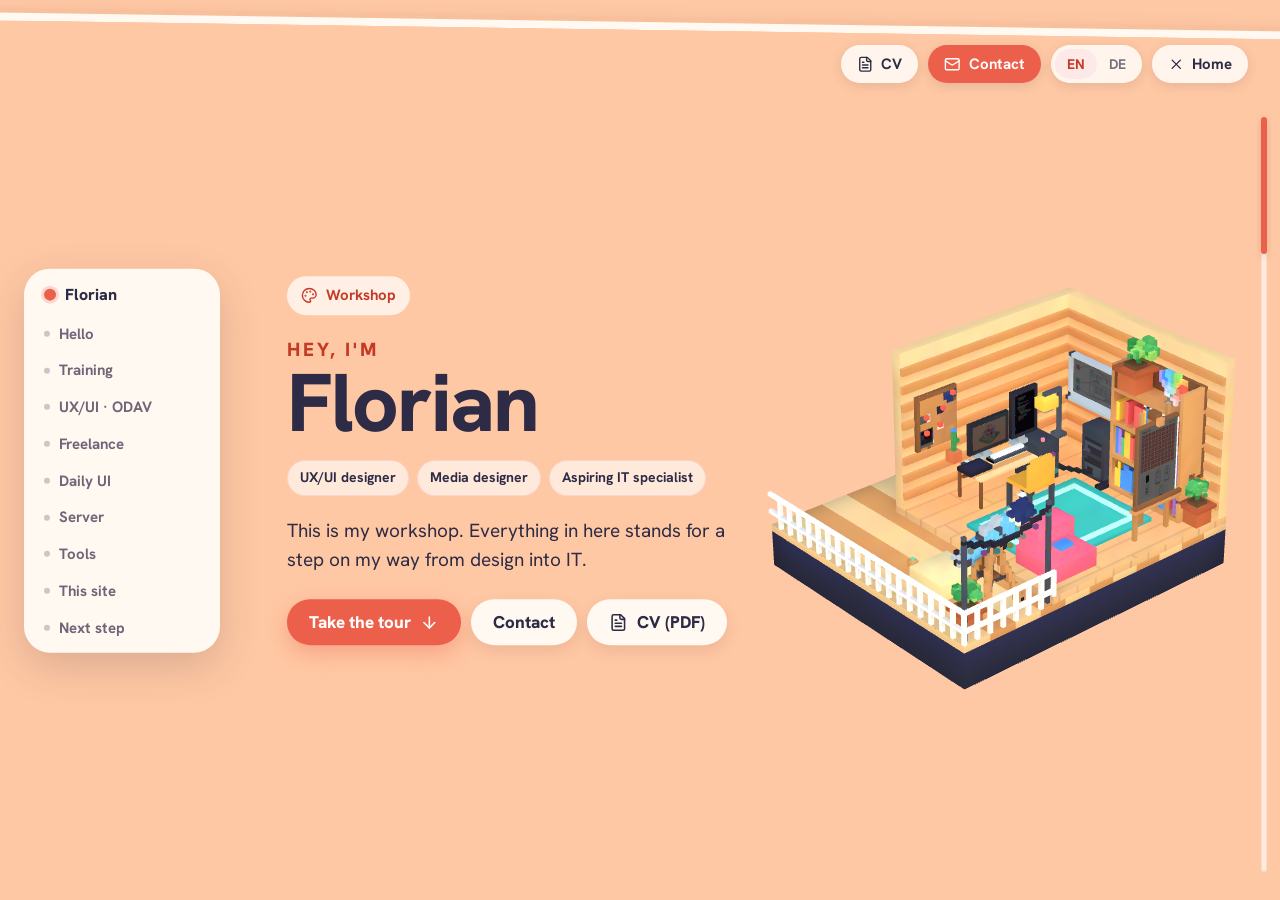
<file: about/index.html>
<!doctype html>
<html lang="en">
<head>
<meta charset="utf-8">
<meta name="viewport" content="width=device-width, initial-scale=1">
<title>About · Florian Kierski</title>
<link rel="icon" href="../icons/favicon.svg" type="image/svg+xml">
<script>location.replace('../?seite=atelier' + location.hash);</script>
<meta http-equiv="refresh" content="0; url=../?seite=atelier">
</head>
<body style="background:#FFC8A4;font-family:system-ui,sans-serif;color:#2d2b45">
<p><a href="../?seite=atelier" style="color:inherit">About · Florian Kierski</a></p>
</body>
</html>
</file>
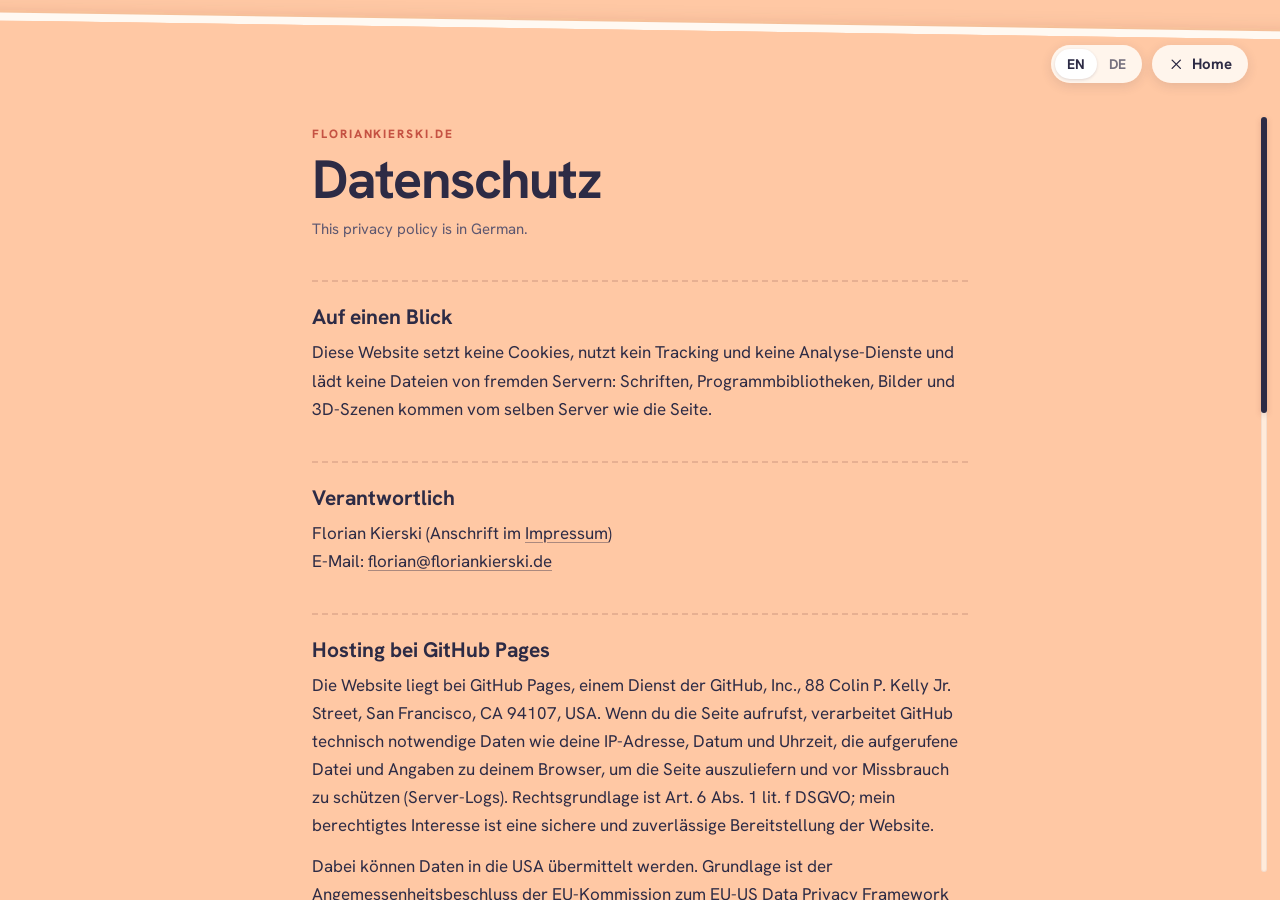
<file: datenschutz/index.html>
<!doctype html>
<html lang="en">
<head>
<meta charset="utf-8">
<meta name="viewport" content="width=device-width, initial-scale=1">
<title>Datenschutz · Florian Kierski</title>
<meta name="robots" content="noindex">
<link rel="icon" href="../icons/favicon.svg" type="image/svg+xml">
<script>location.replace('../?seite=datenschutz' + location.hash);</script>
<meta http-equiv="refresh" content="0; url=../?seite=datenschutz">
</head>
<body style="background:#FFC8A4;font-family:system-ui,sans-serif;color:#2d2b45">
<p><a href="../datenschutz.html" style="color:inherit">Datenschutz · Florian Kierski</a></p>
</body>
</html>
</file>
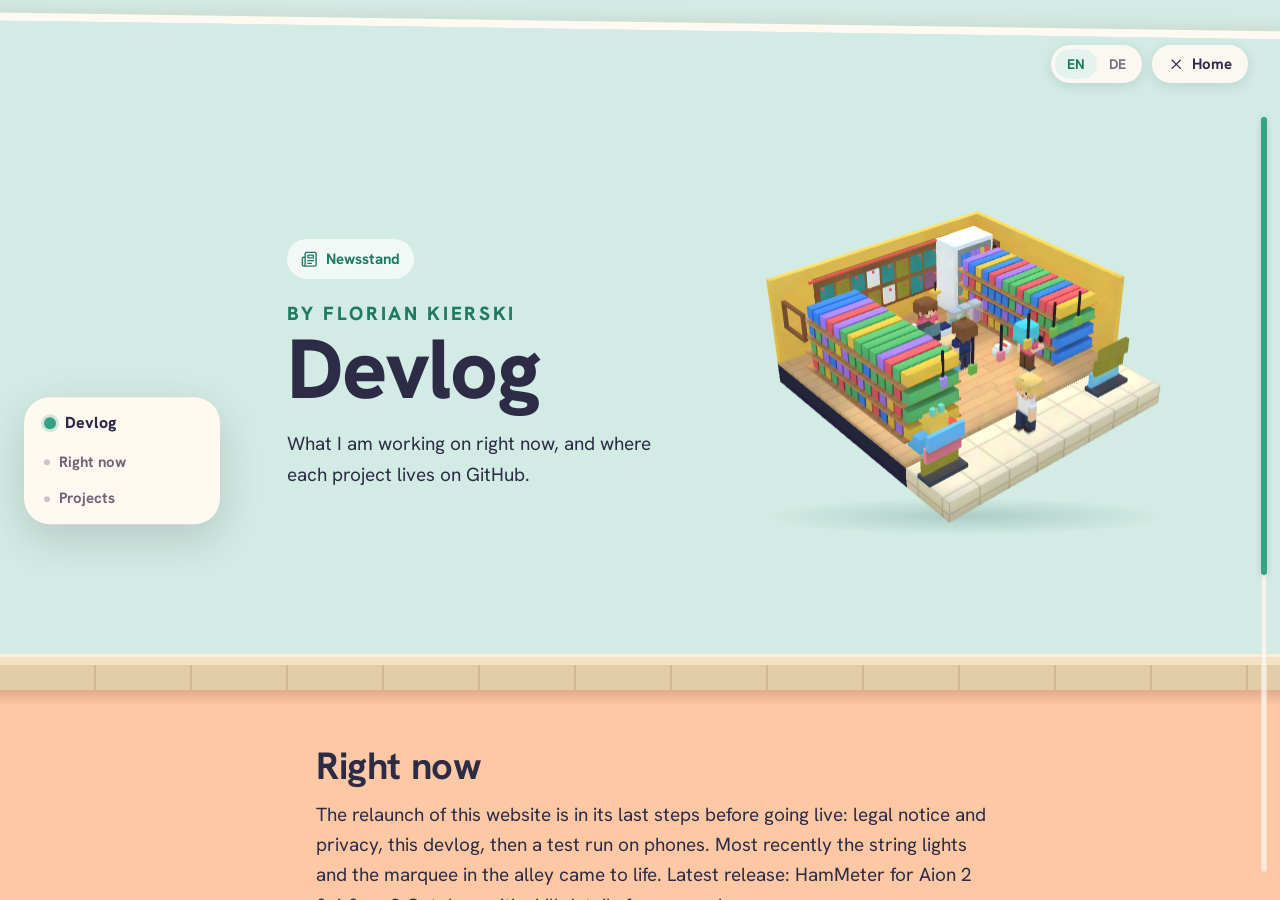
<file: devlog/index.html>
<!doctype html>
<html lang="en">
<head>
<meta charset="utf-8">
<meta name="viewport" content="width=device-width, initial-scale=1">
<title>Devlog · Florian Kierski</title>
<link rel="icon" href="../icons/favicon.svg" type="image/svg+xml">
<script>location.replace('../?seite=devlog' + location.hash);</script>
<meta http-equiv="refresh" content="0; url=../?seite=devlog">
</head>
<body style="background:#FFC8A4;font-family:system-ui,sans-serif;color:#2d2b45">
<p><a href="../?seite=devlog" style="color:inherit">Devlog · Florian Kierski</a></p>
</body>
</html>
</file>
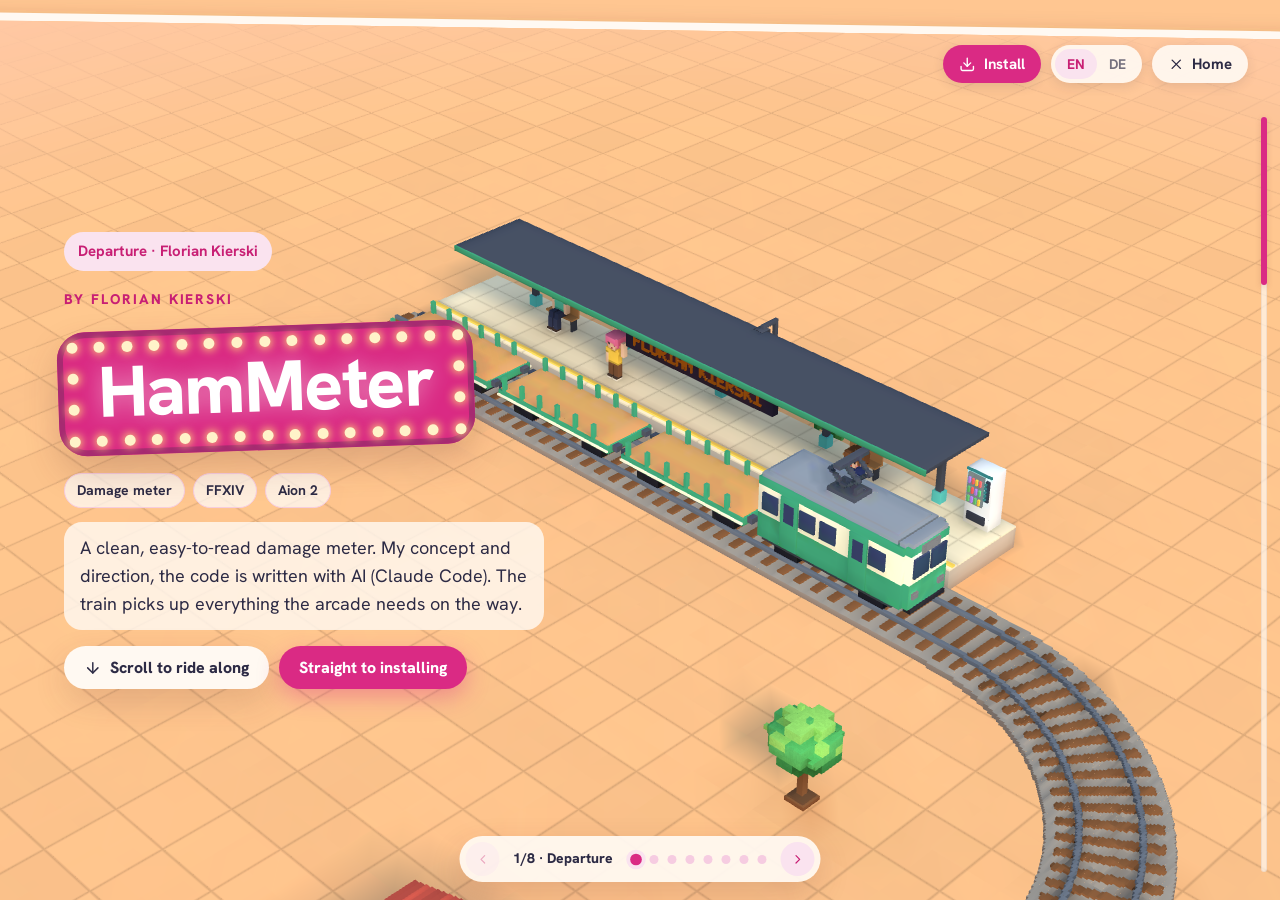
<file: hammeter/index.html>
<!doctype html>
<html lang="en">
<head>
<meta charset="utf-8">
<meta name="viewport" content="width=device-width, initial-scale=1">
<title>HamMeter · Florian Kierski</title>
<link rel="icon" href="../icons/favicon.svg" type="image/svg+xml">
<script>location.replace('../?seite=null-meter' + location.hash);</script>
<meta http-equiv="refresh" content="0; url=../?seite=null-meter">
</head>
<body style="background:#FFC8A4;font-family:system-ui,sans-serif;color:#2d2b45">
<p><a href="../?seite=null-meter" style="color:inherit">HamMeter · Florian Kierski</a></p>
</body>
</html>
</file>
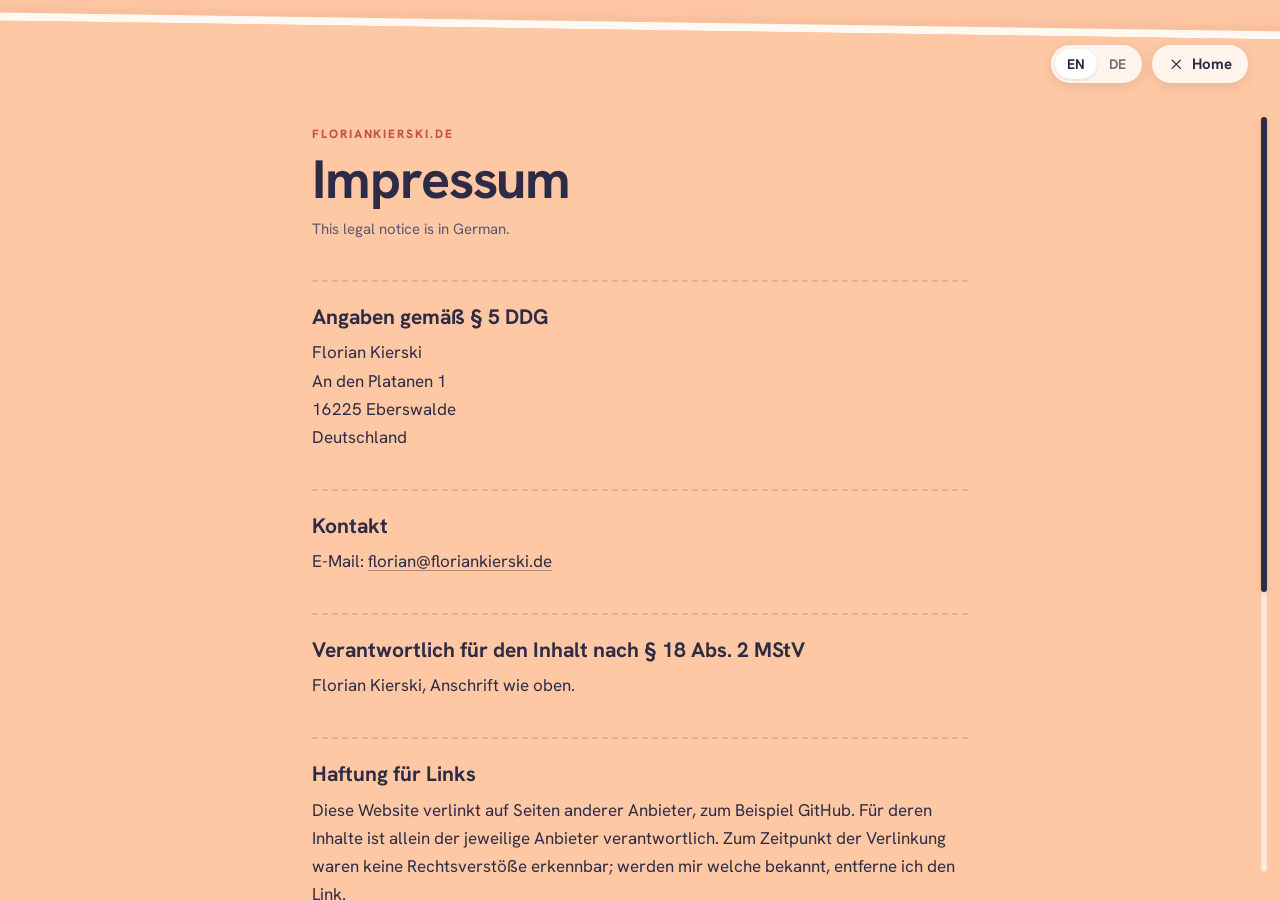
<file: impressum/index.html>
<!doctype html>
<html lang="en">
<head>
<meta charset="utf-8">
<meta name="viewport" content="width=device-width, initial-scale=1">
<title>Impressum · Florian Kierski</title>
<meta name="robots" content="noindex">
<link rel="icon" href="../icons/favicon.svg" type="image/svg+xml">
<script>location.replace('../?seite=impressum' + location.hash);</script>
<meta http-equiv="refresh" content="0; url=../?seite=impressum">
</head>
<body style="background:#FFC8A4;font-family:system-ui,sans-serif;color:#2d2b45">
<p><a href="../impressum.html" style="color:inherit">Impressum · Florian Kierski</a></p>
</body>
</html>
</file>
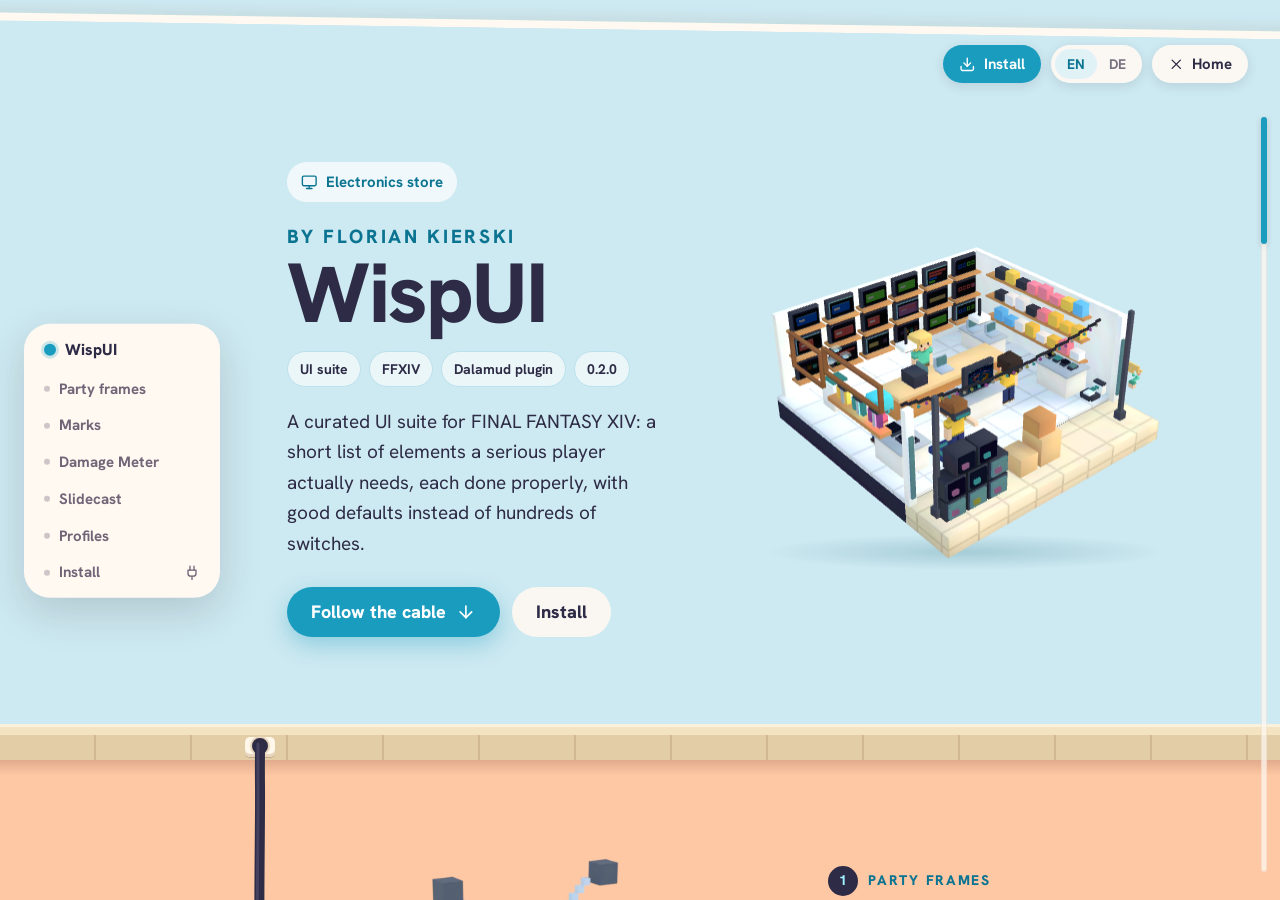
<file: wispui/index.html>
<!doctype html>
<html lang="en">
<head>
<meta charset="utf-8">
<meta name="viewport" content="width=device-width, initial-scale=1">
<title>WispUI · Florian Kierski</title>
<link rel="icon" href="../icons/favicon.svg" type="image/svg+xml">
<script>location.replace('../?seite=wispui' + location.hash);</script>
<meta http-equiv="refresh" content="0; url=../?seite=wispui">
</head>
<body style="background:#FFC8A4;font-family:system-ui,sans-serif;color:#2d2b45">
<p><a href="../?seite=wispui" style="color:inherit">WispUI · Florian Kierski</a></p>
</body>
</html>
</file>
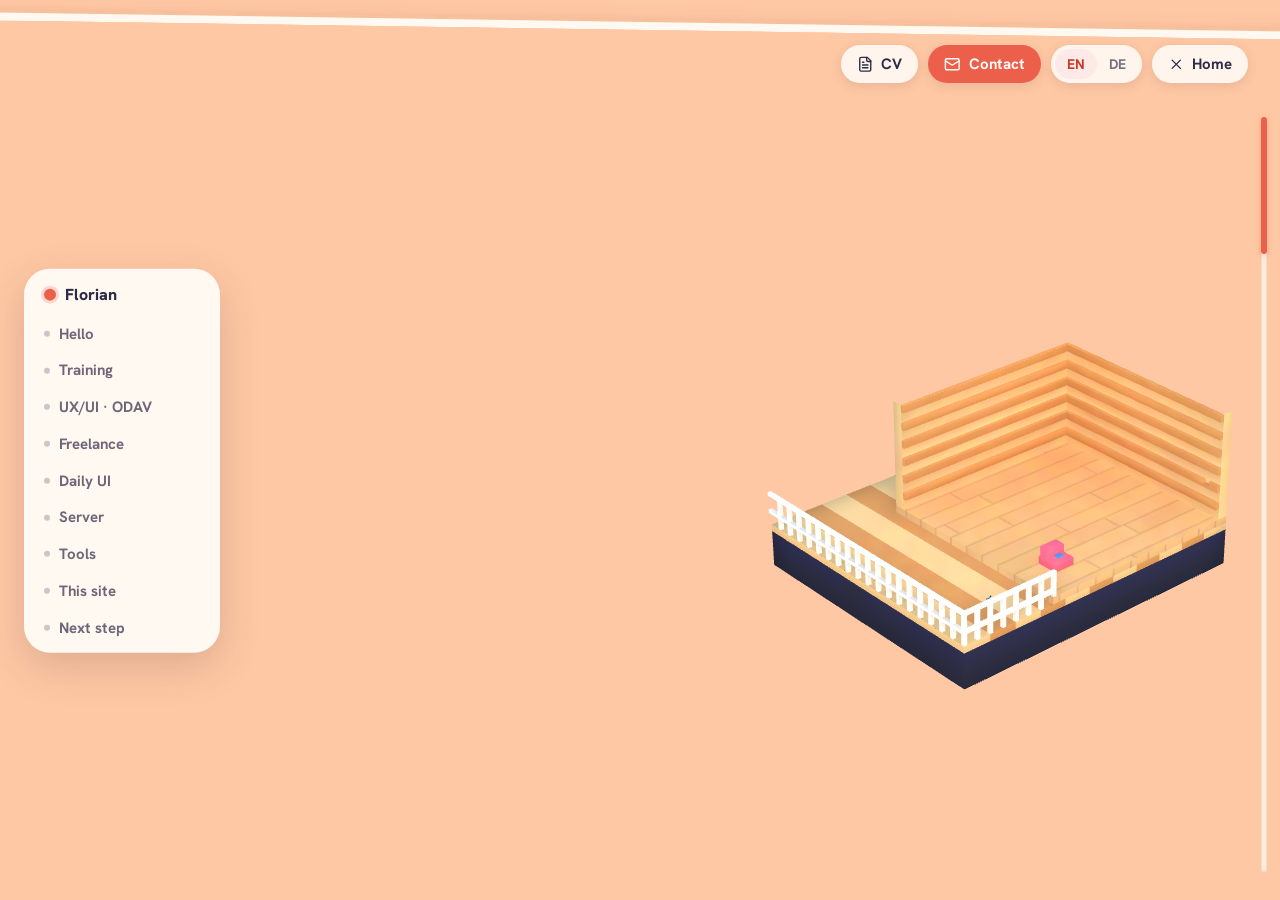
<file: atelier.html>
<!doctype html>
<html lang="en">
<head>
<meta charset="utf-8">
<meta name="viewport" content="width=device-width, initial-scale=1">
<link rel="icon" href="icons/favicon.svg" type="image/svg+xml">
<link rel="icon" href="icons/favicon.png" type="image/png" sizes="32x32">
<link rel="apple-touch-icon" href="apple-touch-icon.png">
<title>About · Florian Kierski</title>
<script>   // Messen (?messen in der Adresse der Gasse, siehe messen.js): lädt nur dann, sonst nichts
  try { if (/[?&]messen\b/.test(location.search + top.location.search)) document.write('<script src="js/messen.js"><\/script>'); } catch (e) { /* ohne */ }
</script>
<meta name="description" content="Florian Kierski: media designer and UX/UI designer on his way into IT.">
<!-- About-Seite als Karte über der Gasse (Runde 79, mit Florian abgestimmt): ein Rundgang durch sein Atelier, das
     Baumhaus aus der Gasse (Raum-Vignette 3d/web/diorama.py --raum Atelier). Beim Scrollen fährt die Kamera von Ding
     zu Ding, eine Raste je Station (wie die Reise), jedes Ding steht für eine Station seines Wegs. Roter Faden aus
     seinem Anschreiben: Der Weg in die IT begann nicht am Server, sondern am Bildschirm eines Nutzers. Die Kamera
     schaut immer aus derselben Richtung und dreht nie, sie schiebt und zoomt nur.
     Runde 80 (Florian: man verliert im Raum den Fokus): Das Ding der Station kommt heraus (schwebt größer nach vorn,
     dreht sich zum Betrachter, der Raum wird blasser), ein Punkt mit der Nummer zeigt per Linie auf die Karte; die
     Monitore haben einen Rahmen, die Bilder sitzen darin; Daily-UI-Arbeiten als angepinnte Blätter mit Lupe.
     Runde 81 (Florian: die Dinge selbst waren zu grob): Detailmodelle wie die Fernseher der WispUI-Seite
     (3d/web/atelier_dinge.py); das kleine Ding geht beim Herausholen ins große Bild über. Erst zwei Muster: das
     Tablett (geht an, Diashow seiner freiberuflichen Arbeiten) und das Teleskop (mit Stern).
     Runde 82 (Florians Idee): Scrollen ist der Rundgang, die Dinge bleiben im Raum (Kamera weniger nah, Raum farbig),
     jedes trägt seine Nummer, die Karte zeigt erst eine Kurzfassung. Ein Klick aufs Ding, die Nummer oder „Genauer
     ansehen“ holt es heran, dieselbe Karte geht auf. Das Teleskop wächst dabei als echte Voxel aus dem Raum-Teleskop
     heraus („Verfeinern“: 1 → 8 → 64, Licht live), das kleine ist aus dem großen Modell verkleinert (3d/diorama/dinge.py).
     Runde 83: auch das Tablett (Faktor 8, drei Schritte; Stift an der Oberkante); fertig gewachsen geht sein
     Bildschirm unter Glas an und zeigt die Diashow (das große Blender-Bild aus Runde 81 ist weg).
     Runde 84: die Monitore (links quer mit der Gasse, rechts hochkant mit Code), bleiben beim Heranwachsen an, dann
     kommt das Glas und der Code tippt weiter.
     Runde 85: Pinnwand (der rote Faden zieht sich von Florians Foto über seinen Weg bis zum Stern) und Staffelei
     (90 Kästchen haken sich ab, ein Klick auf einen der fünf Ausdrucke öffnet die Lupe), Foto und Tafel als Bild.
     Runde 86: Farbfächer auf einem Druckbogen (fächert sich herangeholt weit auf, glatt) und Server-Rack (Lämpchen
     laufen einmal an und gehen wieder aus, Stromkabel liegt ausgesteckt daneben).
     Runde 87: Whiteboard (Entwurf eines Verwaltungssystems zeichnet sich Strich für Strich, eine Notiz wandert nach
     „Done“) und Poster der Tools (Bilder aus ihren Seiten, Klick öffnet HamMeter bzw. WispUI, im Timer rieselt Sand).
     Runde 88: Lebenslauf als PDF (EN/DE je nach Sprache, öffnet in neuem Tab) als Pille oben, im Kopf und an Station 9
     (Florian: soll sofort zu sehen sein), dazu eine Zeile bei HIRE ME in der Gasse; Vorlage und Skript in lebenslauf/
     (außerhalb von prototypes/). Station 2: Ausbildung auf zwei Jahre verkürzt, Station 7: Tools seit 2026.
     Fakten nur aus Florians Lebenslauf (references/privat/, lokal) und seinen Angaben im Chat (STAND.md, 16.10.):
     Umstieg in die IT seit 12/2025, der Server läuft nicht mehr, kein Boot.dev. EN/DE. Vorschau-Server (lädt GLB). -->
<script>
  try {
    const q = new URLSearchParams(location.search).get('lang');
    const de = q ? q === 'de' : localStorage.getItem('nullAlleySprache') === 'de';
    if (de) { document.documentElement.dataset.sprache = 'de'; document.documentElement.lang = 'de'; }
  } catch (e) { /* Englisch */ }
  if (window.parent !== window && new URLSearchParams(location.search).has('eingebettet')) {
    document.documentElement.classList.add('eingebettet');
  }
  // Unterseiten erscheinen immer als Karte über der Gasse (Runde 75); mit ?allein bleibt die Seite allein, zum Testen
  else if (window.parent === window && !new URLSearchParams(location.search).has('allein')) {
    location.replace('./?seite=atelier' + location.hash);
  }
</script>
<link rel="stylesheet" href="css/seitennav.css">
<script src="js/seitennav.js" defer></script>
<link rel="stylesheet" href="css/nachoben.css">
<script src="js/nachoben.js" defer></script>
<script src="js/karte.js" defer></script>
<link rel="stylesheet" href="schriften/schriften.css">
<style>
  :root {
    --hg: #FFC8A4; --papier: #fff9f2;
    --k: #ec5f4b; --k-text: #c43a26;                     /* Atelier (FARBEN im Web-Test) */
    --k-hell: color-mix(in srgb, var(--k) 13%, #fff); --k-rand: color-mix(in srgb, var(--k) 26%, #fff);
    --k-flaeche: color-mix(in srgb, var(--k) 7%, var(--papier));
    --tinte: #2d2b45; --tinte2: #5d5770;
    --schatten: 0 14px 36px rgba(107, 51, 49, .18);
  }
  :root[data-sprache="de"] [lang="en"]:not(html), :root:not([data-sprache="de"]) [lang="de"]:not(html) { display: none !important; }
  * { box-sizing: border-box; }
  html, body { margin: 0; background: var(--hg); }
  :root:not(.ohne-3d) { scroll-snap-type: y mandatory; }     /* eine Raste je Station (wie die Reise, Runde 58) */
  @media (prefers-reduced-motion: no-preference) { html { scroll-behavior: smooth; } }
  html.eingebettet { scrollbar-width: none; }
  html.eingebettet::-webkit-scrollbar { display: none; }
  body { color: var(--tinte); font: 18px/1.55 'Hanken Grotesk', system-ui, sans-serif; overflow-x: clip; }
  a { color: var(--k-text); }
  button { font-family: inherit; }
  svg.sym { width: 1.1em; height: 1.1em; flex: none; fill: none; stroke: currentColor; stroke-width: 2;
    stroke-linecap: round; stroke-linejoin: round; }
  #welt { position: fixed; inset: 0; width: 100%; height: 100%; display: block; touch-action: pan-y; }
  .bahn { position: relative; pointer-events: none; }
  .raste { position: absolute; left: 0; width: 1px; height: 1px; scroll-snap-align: start; scroll-snap-stop: always; }
  .laden { position: fixed; inset: 0; z-index: 20; display: grid; place-items: center; background: var(--hg);
    font-weight: 800; color: var(--k-text); transition: opacity .6s; }
  .laden.weg { opacity: 0; pointer-events: none; }

  /* Kopfleiste oben rechts wie auf den anderen Unterseiten */
  .leiste { position: fixed; top: 0; left: 0; right: 0; z-index: 42; display: flex; justify-content: flex-end;
    align-items: center; gap: 10px; padding: 18px clamp(16px, 3vw, 32px); pointer-events: none; }
  .leiste > * { pointer-events: auto; }
  .eingebettet .leiste { padding-top: 24px; }
  .pille { display: inline-flex; align-items: center; gap: 8px; padding: 10px 16px; border-radius: 999px; border: 0;
    background: rgba(255, 249, 242, .92); color: var(--tinte); font: 700 15px/1.2 'Hanken Grotesk', system-ui, sans-serif;
    text-decoration: none; box-shadow: 0 3px 12px rgba(45, 43, 69, .12); cursor: pointer; white-space: nowrap; }
  .pille:hover { background: #fff; }
  .pille.voll { background: var(--k); color: #fff; }
  .pille.voll:hover { background: color-mix(in srgb, var(--k) 88%, #000); }
  .sprache { display: inline-flex; padding: 4px; border-radius: 999px; background: rgba(255, 249, 242, .92);
    box-shadow: 0 3px 12px rgba(45, 43, 69, .12); }
  .sprache button { border: 0; background: none; font: 700 14px/1 'Hanken Grotesk', system-ui, sans-serif;
    color: var(--tinte); padding: 8px 12px; border-radius: 999px; cursor: pointer; opacity: .65; }
  .sprache button[aria-pressed="true"] { background: var(--k-hell); color: var(--k-text); opacity: 1; }

  /* Kopf: Name und Einstieg links, das Atelier rechts daneben */
  .kopf { position: fixed; z-index: 5; left: calc(var(--sn) + clamp(24px, 4vw, 64px)); top: 50%; width: min(460px, 38vw);
    translate: 0 -50%; transition: opacity .45s, translate .45s; }
  .kopf.weg { opacity: 0; translate: -24px -50%; pointer-events: none; }
  .ort { display: inline-flex; align-items: center; gap: 8px; padding: 8px 14px; border-radius: 999px;
    background: rgba(255, 255, 255, .7); color: var(--k-text); font-weight: 700; font-size: 15px; }
  .kicker { margin: 22px 0 4px; font-size: 14px; font-weight: 800; letter-spacing: .14em; text-transform: uppercase;
    color: var(--k-text); }
  h1 { margin: 0; font-size: clamp(52px, 6.4vw, 88px); line-height: .95; font-weight: 800; letter-spacing: -.02em; }
  .unter { display: flex; flex-wrap: wrap; gap: 8px; margin: 18px 0 0; padding: 0; list-style: none; }
  .unter li { padding: 6px 12px; border-radius: 999px; border: 1.5px solid var(--k-rand); background: rgba(255, 255, 255, .6);
    font-weight: 700; font-size: 14px; }
  .kopf p { margin: 20px 0 0; font-size: 19px; }
  .knoepfe { display: flex; flex-wrap: wrap; gap: 10px; margin-top: 24px; }
  .knopf { display: inline-flex; align-items: center; gap: 9px; padding: 14px 22px; border-radius: 999px; border: 0;
    font: 800 17px/1.1 'Hanken Grotesk', system-ui, sans-serif; text-decoration: none; cursor: pointer; transition: transform .15s; }
  .knopf:hover { transform: translateY(-2px); }
  .knopf.voll { background: var(--k); color: #fff; box-shadow: 0 8px 22px color-mix(in srgb, var(--k) 35%, transparent); }
  .knopf.leer { background: var(--papier); color: var(--tinte); box-shadow: 0 6px 16px rgba(107, 51, 49, .12); }
  .knopf.klein { padding: 10px 16px; font-size: 15px; }
  .los .sym { animation: wippen 1.8s ease-in-out infinite; }
  @keyframes wippen { 50% { transform: translateY(4px); } }

  /* Karten der Stationen: eine Notiz je Ding, rechts neben dem Raum, oben ein Streifen Klebeband */
  .karte { position: fixed; z-index: 6; right: calc(clamp(16px, 3vw, 32px) + 18px); top: 50%; width: min(430px, 34vw);
    max-height: calc(100vh - 150px); display: flex; border-radius: 28px; background: var(--papier); box-shadow: var(--schatten);
    opacity: 0; translate: 0 calc(-50% + 18px); pointer-events: none; transition: opacity .3s, translate .45s cubic-bezier(.2, .8, .3, 1); }
  .karte.an { opacity: 1; translate: 0 -50%; pointer-events: auto; }
  .karte::before { content: ''; position: absolute; top: -9px; left: 50%; width: 96px; height: 22px; translate: -50% 0;
    rotate: -3deg; border-radius: 3px; background: color-mix(in srgb, var(--k) 45%, #fff); opacity: .85;
    box-shadow: 0 2px 4px rgba(107, 51, 49, .08); }
  .karte-innen { overflow: auto; padding: 26px 26px 22px; scrollbar-width: thin; min-height: 0; }
  .stueck { display: flex; flex-wrap: wrap; align-items: center; gap: 8px 10px; margin: 0 0 10px; font-size: 14px;
    font-weight: 800; letter-spacing: .1em; text-transform: uppercase; color: var(--k-text); }
  .stueck i { font-style: normal; display: inline-grid; place-items: center; width: 30px; height: 30px; border-radius: 50%;
    background: var(--k); color: #fff; letter-spacing: 0; font-size: 14px; }
  .jahr { margin-left: auto; padding: 4px 10px; border-radius: 999px; background: var(--k-hell); letter-spacing: .02em; }
  .karte h2 { margin: 0 0 12px; font-size: clamp(26px, 2.4vw, 34px); line-height: 1.08; font-weight: 800; letter-spacing: -.01em; }
  .karte p { margin: 0 0 12px; font-size: 17px; }
  .punkte { list-style: none; margin: 14px 0 0; padding: 0; color: var(--tinte2); font-size: 16px; }
  .punkte li { position: relative; padding-left: 22px; }
  .punkte li + li { margin-top: 6px; }
  .punkte li::before { content: ''; position: absolute; left: 2px; top: .62em; width: 8px; height: 8px;
    background: var(--k); box-shadow: 2px 2px 0 var(--tinte); }                  /* kleiner Voxel statt Punkt */
  .chips { display: flex; flex-wrap: wrap; gap: 6px; margin: 14px 0 0; padding: 0; list-style: none; }
  .chips li { padding: 4px 11px; border-radius: 999px; background: #fff; border: 1.5px solid var(--k-rand); font-size: 14px; font-weight: 700; }
  .karte .knoepfe { margin-top: 18px; }
  .leise { color: var(--tinte2); font-size: 15px !important; }
  /* Runde 82 (Florians Idee): erst die Kurzfassung, die allein reicht; „Genauer ansehen“ holt das Ding heran, und
     dieselbe Karte geht auf (der ausführliche Teil klappt auf, die Kurzfassung zu) */
  .kurz, .mehr { display: grid; transition: grid-template-rows .45s cubic-bezier(.2, .8, .3, 1), opacity .3s; }
  .kurz > div, .mehr > div { min-height: 0; overflow: hidden; padding: 6px 8px; margin: -6px -8px; }
  .kurz { grid-template-rows: 1fr; }
  .mehr { grid-template-rows: 0fr; opacity: 0; }
  .karte.offen .kurz { grid-template-rows: 0fr; opacity: 0; }
  .karte.offen .mehr { grid-template-rows: 1fr; opacity: 1; }
  .kurz .knoepfe { margin-top: 14px; }
  .karte .genau { margin-top: 14px; }
  .genauer .auf, .genauer .zu { display: inline-flex; align-items: center; gap: 8px; }
  .genauer .zu, .karte.offen .genauer .auf { display: none; }
  .karte.offen .genauer .zu { display: inline-flex; }
  .ohne-3d .kurz, .ohne-3d .genau { display: none; }
  .ohne-3d .mehr { grid-template-rows: 1fr; opacity: 1; }
  @media (prefers-reduced-motion: reduce) { .kurz, .mehr { transition: opacity .2s; } }
  /* Station 1: das Polaroid in der Karte nur ohne 3D (mit 3D kommt es aus dem Raum heraus) */
  .foto { float: right; width: 112px; height: auto; margin: 0 0 10px 16px; rotate: 3deg; border-radius: 3px;
    box-shadow: 0 6px 14px rgba(107, 51, 49, .18); }
  :root:not(.ohne-3d) .foto { display: none; }
  /* Station 5: Florians Daily-UI-Arbeiten als angepinnte Blätter; ein Klick holt eins groß (Runde 80) */
  .blaetter { display: grid; grid-template-columns: repeat(3, minmax(0, 1fr)); gap: 16px 12px; margin: 18px 0 6px; }
  .blatt { position: relative; aspect-ratio: 3 / 4; padding: 5px; border: 0; border-radius: 4px; background: #fff;
    box-shadow: 0 4px 10px rgba(107, 51, 49, .14); cursor: zoom-in; transition: translate .15s, rotate .15s, box-shadow .15s; }
  .blatt img { display: block; width: 100%; height: 100%; object-fit: cover; border-radius: 2px; }
  .blatt .titel { display: none; }
  .blatt:nth-child(3n + 1) { rotate: -2deg; } .blatt:nth-child(3n + 2) { rotate: 1.5deg; } .blatt:nth-child(3n) { rotate: -.5deg; }
  .blatt:hover, .blatt:focus-visible { translate: 0 -3px; rotate: 0deg; box-shadow: 0 10px 18px rgba(107, 51, 49, .2); outline: none; }
  .blatt::before { content: ''; position: absolute; z-index: 1; top: -5px; left: 50%; width: 11px; height: 11px; margin-left: -5.5px;
    border-radius: 50%; background: var(--k); box-shadow: inset -2px -2px 0 rgba(0, 0, 0, .18); }
  /* Lupe: ein Blatt groß, mit Papierrand; Pfeile blättern, Klick daneben oder Esc schließt */
  .lupe { position: fixed; inset: 0; z-index: 60; display: grid; place-items: center; padding: 72px 64px 48px;
    background: rgba(45, 43, 69, .5); backdrop-filter: blur(4px); cursor: zoom-out; }
  .lupe[hidden] { display: none; }
  .lupe figure { margin: 0; display: grid; justify-items: center; gap: 12px; max-width: 100%; max-height: 100%; }
  .lupe img { display: block; max-width: min(100%, 900px); max-height: calc(100vh - 190px); padding: 10px; border-radius: 8px;
    background: #fff; box-shadow: 0 24px 60px rgba(29, 26, 44, .35); cursor: default; }
  .lupe figcaption { padding: 6px 14px; border-radius: 999px; background: var(--papier); font-weight: 800; font-size: 15px; }
  .lupe .pille { position: absolute; top: 18px; right: 18px; }
  .lupe .blaettern { position: absolute; top: 50%; translate: 0 -50%; width: 44px; height: 44px; display: grid; place-items: center;
    padding: 0; border: 0; border-radius: 50%; background: var(--papier); color: var(--tinte); cursor: pointer;
    box-shadow: 0 6px 16px rgba(29, 26, 44, .25); }
  .lupe .blaettern.zurueck { left: 14px; } .lupe .blaettern.vor { right: 14px; }
  .lupe .blaettern:hover { background: #fff; }

  /* Markierung (Runde 80): runder Punkt mit der Nummer am Ding, gepunktete Linie zur Karte (wie die Reise). Runde 82:
     am Desktop tragen alle Dinge ihre Nummer (klein und hell, ein Klick fährt hin), die der Station groß in Koralle;
     bei der Ankunft pulsiert sie einmal (man kann draufklicken). Am Handy nur die aktuelle. */
  #linien { position: fixed; inset: 0; z-index: 4; width: 100%; height: 100%; pointer-events: none; opacity: 0; transition: opacity .3s; }
  #linien.an { opacity: 1; }
  #linien line { stroke: var(--k); stroke-width: 3; stroke-linecap: round; stroke-dasharray: 0.1 9; }
  .marke { position: fixed; left: 0; top: 0; z-index: 4; display: grid; place-items: center; width: 34px; height: 34px;
    margin: -17px 0 0 -17px; padding: 0; border: 0; border-radius: 50%; background: var(--k); color: #fff;
    font: 800 15px/1 'Hanken Grotesk', system-ui, sans-serif; cursor: pointer;
    box-shadow: 0 0 0 4px rgba(255, 249, 242, .92), 0 6px 14px rgba(107, 51, 49, .25); opacity: 0; pointer-events: none;
    transition: opacity .3s, background-color .2s, color .2s, box-shadow .2s, scale .25s;
    will-change: translate; }      /* Platz per translate, Größe nur per scale: so verschiebt sich der Punkt nie */
  .marke.an { opacity: 1; pointer-events: auto; }
  .marke.neben { scale: .74; background: rgba(255, 249, 242, .96); color: var(--k-text);
    box-shadow: 0 0 0 2.5px var(--k-rand), 0 3px 8px rgba(107, 51, 49, .16); }
  .marke:hover, .marke.drueber { scale: 1.12; }
  .marke.neben:hover, .marke.neben.drueber { scale: .86; background: var(--k); color: #fff;   /* gefüllt beim Zeigen */
    box-shadow: 0 0 0 4px rgba(255, 249, 242, .92), 0 4px 10px rgba(107, 51, 49, .25); }
  .marke.puls::after { content: ''; position: absolute; inset: -5px; border-radius: 50%; border: 3px solid var(--k);
    animation: puls 1.2s ease-out 1 forwards; pointer-events: none; }
  @keyframes puls { from { scale: .85; opacity: .9; } to { scale: 2.2; opacity: 0; } }
  @media (prefers-reduced-motion: reduce) { .marke.puls::after { display: none; } }
  #welt.zeigt { cursor: pointer; }
  .ohne-3d #linien, .ohne-3d .marke { display: none; }

  /* Stern (Runde 81) in Verlängerung des Teleskops; Runde 82: über dem Teleskop aus Voxeln, im Bild gehalten */
  .stern { position: fixed; left: 0; top: 0; z-index: 4; width: 56px; height: 56px; margin: -28px 0 0 -28px;
    pointer-events: none; opacity: 0; transition: opacity .5s; will-change: transform; }
  .stern.an { opacity: 1; }
  .stern span { display: block; width: 100%; height: 100%; animation: funkeln 2.6s ease-in-out infinite;
    filter: drop-shadow(0 0 8px rgba(255, 225, 79, .9)); }
  .stern svg { width: 100%; height: 100%; display: block; }
  .ohne-3d .stern { display: none; }
  @keyframes funkeln { 0%, 100% { scale: .55; opacity: .55; rotate: 0deg; } 50% { scale: 1.1; opacity: 1; rotate: 20deg; } }
  @media (prefers-reduced-motion: reduce) { .stern span { animation: none; } }

  /* Eigener Scrollbalken in der Karte (wie die Reise): Ziehen oder Klicken wählt die Station */
  .balken { display: none; }
  .eingebettet:not(.ohne-3d) .balken { display: block; position: fixed; right: 8px; top: 96px; bottom: 28px; width: 16px;
    z-index: 41; cursor: pointer; touch-action: none; }
  .balken::before, .balken i { position: absolute; left: 50%; width: 6px; translate: -50% 0; border-radius: 999px; }
  .balken::before { content: ''; top: 0; bottom: 0; background: rgba(255, 249, 242, .7);
    box-shadow: inset 0 0 0 1px rgba(107, 51, 49, .07); transition: width .15s; }
  .balken i { top: 0; height: 40px; background: var(--k); box-shadow: 0 2px 6px rgba(107, 51, 49, .18); transition: width .15s; }
  .balken:hover::before, .balken.zieht::before, .balken:hover i, .balken.zieht i { width: 10px; }

  /* Schmal (Seitennavigation unten als Pille): Raum oben, Karte unten darüber */
  @media (max-width: 860px), (max-aspect-ratio: 1/1) {
    .kopf, .karte { left: 12px; right: 12px; width: auto; top: auto; bottom: calc(80px + env(safe-area-inset-bottom)); }
    .kopf { translate: 0 0; padding: 20px 22px; border-radius: 26px; background: rgba(255, 249, 242, .94); box-shadow: var(--schatten); }
    .kopf.weg { translate: 0 16px; }
    .kopf .ort { display: none; }
    .kicker { margin-top: 0; }
    h1 { font-size: 46px; }
    .unter { margin-top: 12px; }
    .unter li { font-size: 13px; padding: 4px 10px; }
    .kopf p { margin-top: 12px; font-size: 16px; }
    .knoepfe { margin-top: 16px; }
    .kopf .knopf { padding: 11px 18px; font-size: 15px; }
    .karte { max-height: 44vh; translate: 0 16px; }
    .karte.an { translate: 0 0; }
    .karte-innen { padding: 22px 20px 18px; }
    .karte p { font-size: 16px; }
    .foto { width: 88px; }
    .eingebettet:not(.ohne-3d) .balken { right: 3px; top: 84px; bottom: 50vh; width: 12px; }
    .balken::before, .balken i { width: 4px; }
  }
  @media (max-width: 480px) { .leiste .pille.voll span { display: none; } }
  .pille.cv .cv-kurz { display: none; }                       /* Runde 88: schmal heißt der Lebenslauf „CV“ */
  @media (max-width: 480px) { .pille.cv .cv-lang { display: none; } .pille.cv .cv-kurz { display: inline; } }

  /* Ohne WebGL: alles als ruhige Liste untereinander */
  .ohne-3d #welt, .ohne-3d .bahn, .ohne-3d .karte::before { display: none; }
  .ohne-3d .kopf, .ohne-3d .karte { position: relative; left: auto; right: auto; top: auto; bottom: auto; translate: none;
    opacity: 1; pointer-events: auto; width: auto; height: auto; max-height: none; max-width: 640px;
    margin: 0 auto 24px; }
  .ohne-3d main { padding: 96px 16px 100px calc(var(--sn) + 16px); }
  .ohne-3d .kopf { background: none; box-shadow: none; padding: 0 0 24px; }
  @media (prefers-reduced-motion: reduce) {
    .los .sym { animation: none; }
    .kopf, .karte { transition: opacity .2s; }
  }
</style>
<script type="importmap">
{ "imports": {
  "three": "./lib/three/build/three.module.min.js",
  "three/addons/": "./lib/three/examples/jsm/"
} }
</script>
</head>
<body>
<canvas id="welt" aria-label="Florian's workshop: a treehouse room with a desk, pinboard, posters, a server and a telescope"></canvas>
<div class="laden" id="laden"><span lang="en">Opening the workshop …</span><span lang="de">Atelier öffnet …</span></div>

<nav class="leiste" aria-label="Navigation">
  <a class="pille cv" lang="en" href="lebenslauf/Florian-Kierski-CV.pdf" target="_blank" rel="noopener">
    <svg class="sym" viewBox="0 0 24 24" aria-hidden="true"><path d="M15 2H6a2 2 0 0 0-2 2v16a2 2 0 0 0 2 2h12a2 2 0 0 0 2-2V7Z" /><path d="M14 2v4a2 2 0 0 0 2 2h4" /><path d="M10 9H8" /><path d="M16 13H8" /><path d="M16 17H8" /></svg>CV</a>
  <a class="pille cv" lang="de" href="lebenslauf/Florian-Kierski-Lebenslauf.pdf" target="_blank" rel="noopener">
    <svg class="sym" viewBox="0 0 24 24" aria-hidden="true"><path d="M15 2H6a2 2 0 0 0-2 2v16a2 2 0 0 0 2 2h12a2 2 0 0 0 2-2V7Z" /><path d="M14 2v4a2 2 0 0 0 2 2h4" /><path d="M10 9H8" /><path d="M16 13H8" /><path d="M16 17H8" /></svg><span class="cv-lang">Lebenslauf</span><span class="cv-kurz">CV</span></a>
  <a class="pille voll" href="#s-weiter">
    <svg class="sym" viewBox="0 0 24 24" aria-hidden="true"><rect width="20" height="16" x="2" y="4" rx="2" /><path d="m22 7-8.97 5.7a1.94 1.94 0 0 1-2.06 0L2 7" /></svg>
    <span><span lang="en">Contact</span><span lang="de">Kontakt</span></span></a>
  <div class="sprache" role="group" aria-label="Language / Sprache">
    <button type="button" data-sprache="en">EN</button><button type="button" data-sprache="de">DE</button>
  </div>
  <a class="pille heim" href="./" title="Florian Kierski">
    <svg class="sym" viewBox="0 0 24 24" aria-hidden="true"><path d="M18 6 6 18" /><path d="m6 6 12 12" /></svg>Home</a>
</nav>

<nav class="seitennav" aria-label="Florian">
  <a class="sn-name" href="#oben">Florian</a>
  <ul class="sn-liste">
    <li><a href="#s-hallo"><span lang="en">Hello</span><span lang="de">Hallo</span></a></li>
    <li><a href="#s-ausbildung"><span lang="en">Training</span><span lang="de">Ausbildung</span></a></li>
    <li><a href="#s-odav">UX/UI · ODAV</a></li>
    <li><a href="#s-frei"><span lang="en">Freelance</span><span lang="de">Freiberuflich</span></a></li>
    <li><a href="#s-dailyui">Daily UI</a></li>
    <li><a href="#s-server">Server</a></li>
    <li><a href="#s-tools">Tools</a></li>
    <li><a href="#s-seite"><span lang="en">This site</span><span lang="de">Diese Seite</span></a></li>
    <li><a href="#s-weiter"><span lang="en">Next step</span><span lang="de">Nächster Schritt</span></a></li>
  </ul>
  <button class="sn-knopf" type="button" aria-expanded="false"><span class="sn-jetzt"></span>
    <svg class="sym" viewBox="0 0 24 24" aria-hidden="true"><path d="m18 15-6-6-6 6" /></svg></button>
</nav>

<main>
<header class="kopf weg" id="kopf">
  <span class="ort">
    <svg class="sym" viewBox="0 0 24 24" aria-hidden="true"><path d="M12 22a1 1 0 0 1 0-20 10 9 0 0 1 10 9 5 5 0 0 1-5 5h-2.25a1.75 1.75 0 0 0-1.4 2.8l.3.4a1.75 1.75 0 0 1-1.4 2.8z" /><circle cx="13.5" cy="6.5" r=".5" fill="currentColor" /><circle cx="17.5" cy="10.5" r=".5" fill="currentColor" /><circle cx="6.5" cy="12.5" r=".5" fill="currentColor" /><circle cx="8.5" cy="7.5" r=".5" fill="currentColor" /></svg>
    <span lang="en">Workshop</span><span lang="de">Atelier</span>
  </span>
  <p class="kicker"><span lang="en">Hey, I'm</span><span lang="de">Hey, ich bin</span></p>
  <h1>Florian</h1>
  <ul class="unter">
    <li><span lang="en">UX/UI designer</span><span lang="de">UX/UI-Designer</span></li>
    <li><span lang="en">Media designer</span><span lang="de">Mediengestalter</span></li>
    <li><span lang="en">Aspiring IT specialist</span><span lang="de">Angehender Fachinformatiker</span></li>
  </ul>
  <p><span lang="en">This is my workshop. Everything in here stands for a step on my way from design into IT.</span>
    <span lang="de">Das ist mein Atelier. Jedes Ding hier drin steht für einen Schritt auf meinem Weg von der Gestaltung in die IT.</span></p>
  <div class="knoepfe">
    <a class="knopf voll los" href="#s-hallo"><span lang="en">Take the tour</span><span lang="de">Rundgang starten</span>
      <svg class="sym" viewBox="0 0 24 24" aria-hidden="true"><path d="M12 5v14" /><path d="m19 12-7 7-7-7" /></svg></a>
    <a class="knopf leer" href="#s-weiter"><span lang="en">Contact</span><span lang="de">Kontakt</span></a>
    <a class="knopf leer" lang="en" href="lebenslauf/Florian-Kierski-CV.pdf" target="_blank" rel="noopener">
      <svg class="sym" viewBox="0 0 24 24" aria-hidden="true"><path d="M15 2H6a2 2 0 0 0-2 2v16a2 2 0 0 0 2 2h12a2 2 0 0 0 2-2V7Z" /><path d="M14 2v4a2 2 0 0 0 2 2h4" /><path d="M10 9H8" /><path d="M16 13H8" /><path d="M16 17H8" /></svg>CV (PDF)</a>
    <a class="knopf leer" lang="de" href="lebenslauf/Florian-Kierski-Lebenslauf.pdf" target="_blank" rel="noopener">
      <svg class="sym" viewBox="0 0 24 24" aria-hidden="true"><path d="M15 2H6a2 2 0 0 0-2 2v16a2 2 0 0 0 2 2h12a2 2 0 0 0 2-2V7Z" /><path d="M14 2v4a2 2 0 0 0 2 2h4" /><path d="M10 9H8" /><path d="M16 13H8" /><path d="M16 17H8" /></svg>Lebenslauf (PDF)</a>
  </div>
</header>

<article class="karte" id="k-hallo" aria-labelledby="h-hallo"><div class="karte-innen">
  <p class="stueck"><i>1</i><span lang="en">Pinboard</span><span lang="de">Pinnwand</span></p>
  <h2 id="h-hallo"><span lang="en">From the screen into IT</span><span lang="de">Vom Bildschirm in die IT</span></h2>
  <div class="kurz"><div><p><span lang="en">My way into IT didn't start at the server, but at a user's screen. Now I'm looking
    for an apprenticeship as an IT specialist.</span>
    <span lang="de">Mein Weg in die IT begann nicht am Server, sondern am Bildschirm eines Nutzers. Jetzt suche ich einen
    Ausbildungsplatz als Fachinformatiker.</span></p></div></div>
  <div class="mehr"><div>
  <img class="foto" src="bilder/atelier/polaroid.jpg" width="600" height="682" alt="">
  <p><span lang="en">My way into IT didn't start at the server, but at a user's screen. As a UX/UI designer I learned how
    people work with software and what they need from it.</span>
    <span lang="de">Mein Weg in die IT begann nicht am Server, sondern am Bildschirm eines Nutzers. Als UX/UI-Designer habe
    ich gelernt, wie Menschen mit Software arbeiten und was sie dafür brauchen.</span></p>
  <p><span lang="en">Since December 2025 I've been taking the step into IT, and I'm looking for an apprenticeship as an IT
    specialist.</span>
    <span lang="de">Seit Dezember 2025 gehe ich den Schritt in die IT und suche einen Ausbildungsplatz als Fachinformatiker.</span></p>
  <p class="leise"><span lang="en">The photo from the pinboard: that's me.</span><span lang="de">Das Foto von der Pinnwand: das bin ich.</span></p>
  </div></div>
  <div class="knoepfe genau"><button type="button" class="knopf leer klein genauer" data-genauer><span class="auf"><svg class="sym" viewBox="0 0 24 24" aria-hidden="true"><circle cx="11" cy="11" r="7" /><path d="m21 21-4.3-4.3" /><path d="M11 8v6" /><path d="M8 11h6" /></svg><span lang="en">Take a closer look</span><span lang="de">Genauer ansehen</span></span><span class="zu"><svg class="sym" viewBox="0 0 24 24" aria-hidden="true"><path d="M18 6 6 18" /><path d="m6 6 12 12" /></svg><span lang="en">Back</span><span lang="de">Zurück</span></span></button></div>
</div></article>

<article class="karte" id="k-ausbildung" aria-labelledby="h-ausbildung"><div class="karte-innen">
  <p class="stueck"><i>2</i><span lang="en">Colour fan</span><span lang="de">Farbfächer</span><span class="jahr">2016–2020</span></p>
  <h2 id="h-ausbildung"><span lang="en">Learning design</span><span lang="de">Gestalten gelernt</span></h2>
  <div class="kurz"><div><p><span lang="en">It started with colour, type and layout: first as a design technical assistant, then
    an apprenticeship as a media designer for digital and print.</span>
    <span lang="de">Angefangen hat es mit Farbe, Schrift und Layout: erst als gestaltungstechnischer Assistent, dann die
    Ausbildung zum Mediengestalter Digital und Print.</span></p></div></div>
  <div class="mehr"><div>
  <p><span lang="en">It started with colour, type and layout: first as a design technical assistant together with my
    advanced technical college entrance qualification, then an apprenticeship as a media designer for digital and print.</span>
    <span lang="de">Angefangen hat es mit Farbe, Schrift und Layout: erst als gestaltungstechnischer Assistent zusammen mit
    der Fachhochschulreife, dann die Ausbildung zum Mediengestalter Digital und Print.</span></p>
  <p><strong><span lang="en">Completed a year early:</span><span lang="de">Ein Jahr früher abgeschlossen:</span></strong>
    <span lang="en">thanks to my training as a design technical assistant, I was allowed to shorten the apprenticeship to
    two years.</span>
    <span lang="de">Dank meiner Ausbildung zum gestaltungstechnischen Assistenten durfte ich die Ausbildung auf zwei Jahre
    verkürzen.</span></p>
  <ul class="punkte">
    <li><span lang="en">2016–2018 · Design technical assistant and advanced technical college entrance qualification, BSA Angermünde</span>
      <span lang="de">2016–2018 · Gestaltungstechnischer Assistent und Fachhochschulreife, BSA Angermünde</span></li>
    <li><span lang="en">2019–2020 · Apprenticeship as a media designer, digital and print, ODAV AG: graphic and corporate design, concepts for print and digital</span>
      <span lang="de">2019–2020 · Ausbildung zum Mediengestalter Digital und Print, ODAV AG: Grafik- und Corporate Design, Konzepte für Print und Digital</span></li>
  </ul>
  </div></div>
  <div class="knoepfe genau"><button type="button" class="knopf leer klein genauer" data-genauer><span class="auf"><svg class="sym" viewBox="0 0 24 24" aria-hidden="true"><circle cx="11" cy="11" r="7" /><path d="m21 21-4.3-4.3" /><path d="M11 8v6" /><path d="M8 11h6" /></svg><span lang="en">Take a closer look</span><span lang="de">Genauer ansehen</span></span><span class="zu"><svg class="sym" viewBox="0 0 24 24" aria-hidden="true"><path d="M18 6 6 18" /><path d="m6 6 12 12" /></svg><span lang="en">Back</span><span lang="de">Zurück</span></span></button></div>
</div></article>

<article class="karte" id="k-odav" aria-labelledby="h-odav"><div class="karte-innen">
  <p class="stueck"><i>3</i>Whiteboard<span class="jahr">2021–2023</span></p>
  <h2 id="h-odav"><span lang="en">Turning needs into requirements</span><span lang="de">Aus Bedürfnissen Anforderungen machen</span></h2>
  <div class="kurz"><div><p><span lang="en">As a UX/UI designer at ODAV AG I gathered what the users of the administration
    system myODAV needed and turned it into clear requirements.</span>
    <span lang="de">Als UX/UI-Designer bei der ODAV AG habe ich aufgenommen, was die Nutzer des Verwaltungssystems myODAV
    brauchen, und es in klare Anforderungen übersetzt.</span></p></div></div>
  <div class="mehr"><div>
  <p><span lang="en">As a UX/UI designer at ODAV AG I worked on the software concept for the administration system myODAV:
    I gathered what its users needed, documented it and turned it into clear requirements.</span>
    <span lang="de">Als UX/UI-Designer bei der ODAV AG habe ich am Software-Konzept für das Verwaltungssystem myODAV gearbeitet:
    aufgenommen, was seine Nutzer brauchen, dokumentiert und in klare Anforderungen übersetzt.</span></p>
  <ul class="punkte">
    <li><span lang="en">Requirements analysis and documentation</span><span lang="de">Anforderungsanalyse und Dokumentation</span></li>
    <li><span lang="en">Regular agile sprints, close to the development team</span><span lang="de">Regelmäßige agile Sprints, eng mit der Entwicklung</span></li>
    <li><span lang="en">Tasks and bugs tracked in Jira and Visual Studio</span><span lang="de">Aufgaben und Bugs in Jira und Visual Studio</span></li>
  </ul>
  </div></div>
  <div class="knoepfe genau"><button type="button" class="knopf leer klein genauer" data-genauer><span class="auf"><svg class="sym" viewBox="0 0 24 24" aria-hidden="true"><circle cx="11" cy="11" r="7" /><path d="m21 21-4.3-4.3" /><path d="M11 8v6" /><path d="M8 11h6" /></svg><span lang="en">Take a closer look</span><span lang="de">Genauer ansehen</span></span><span class="zu"><svg class="sym" viewBox="0 0 24 24" aria-hidden="true"><path d="M18 6 6 18" /><path d="m6 6 12 12" /></svg><span lang="en">Back</span><span lang="de">Zurück</span></span></button></div>
</div></article>

<article class="karte" id="k-frei" aria-labelledby="h-frei"><div class="karte-innen">
  <p class="stueck"><i>4</i><span lang="en">Drawing tablet</span><span lang="de">Zeichentablett</span><span class="jahr">2023–2024</span></p>
  <h2 id="h-frei"><span lang="en">On my own</span><span lang="de">Auf eigene Rechnung</span></h2>
  <div class="kurz"><div><p><span lang="en">As a freelance media designer I planned and delivered digital media projects for
    clients, from the first request to the final delivery.</span>
    <span lang="de">Als freiberuflicher Mediendesigner habe ich digitale Medienprojekte für Kunden geplant und umgesetzt, von
    der ersten Anfrage bis zur Abgabe.</span></p></div></div>
  <div class="mehr"><div>
  <p><span lang="en">As a freelance media designer I planned and delivered digital media projects for clients online, and
    handled the communication myself, from the first request to the final delivery.</span>
    <span lang="de">Als freiberuflicher Mediendesigner habe ich digitale Medienprojekte für Kunden online geplant und
    umgesetzt und die Kommunikation selbst übernommen, von der ersten Anfrage bis zur Abgabe.</span></p>
  <ul class="chips"><li>Figma</li><li>Adobe XD</li><li>Photoshop</li><li>Illustrator</li><li>InDesign</li></ul>
  </div></div>
  <div class="knoepfe genau"><button type="button" class="knopf leer klein genauer" data-genauer><span class="auf"><svg class="sym" viewBox="0 0 24 24" aria-hidden="true"><circle cx="11" cy="11" r="7" /><path d="m21 21-4.3-4.3" /><path d="M11 8v6" /><path d="M8 11h6" /></svg><span lang="en">Take a closer look</span><span lang="de">Genauer ansehen</span></span><span class="zu"><svg class="sym" viewBox="0 0 24 24" aria-hidden="true"><path d="M18 6 6 18" /><path d="m6 6 12 12" /></svg><span lang="en">Back</span><span lang="de">Zurück</span></span></button></div>
</div></article>

<article class="karte" id="k-dailyui" aria-labelledby="h-dailyui"><div class="karte-innen">
  <p class="stueck"><i>5</i><span lang="en">Easel</span><span lang="de">Staffelei</span><span class="jahr">2024</span></p>
  <h2 id="h-dailyui"><span lang="en">90 days of Daily UI</span><span lang="de">90 Tage Daily UI</span></h2>
  <div class="kurz"><div><p><span lang="en">In the Senior UX/UI Design training at Hype 4 Academy I designed one screen a day
    for 90 days.</span>
    <span lang="de">In der Weiterbildung Senior UX/UI Design der Hype 4 Academy habe ich 90 Tage lang jeden Tag einen
    Screen gestaltet.</span></p></div></div>
  <div class="mehr"><div>
  <p><span lang="en">In the Senior UX/UI Design training at Hype 4 Academy I worked on structured design thinking and
    efficient workflows, and designed one screen a day for 90 days.</span>
    <span lang="de">In der Weiterbildung Senior UX/UI Design der Hype 4 Academy ging es um strukturiertes Design Thinking
    und effiziente Abläufe, dazu 90 Tage lang jeden Tag ein Screen.</span></p>
  <div class="blaetter">
    <button type="button" class="blatt" data-gross="bilder/atelier/dailyui/aktien.jpg"><img src="bilder/atelier/dailyui/aktien_klein.jpg" width="320" height="240" alt="Daily UI: stock app"><span class="titel"><span lang="en">Stock app</span><span lang="de">Aktien-App</span></span></button>
    <button type="button" class="blatt" data-gross="bilder/atelier/dailyui/restaurants.jpg"><img src="bilder/atelier/dailyui/restaurants_klein.jpg" width="320" height="240" alt="Daily UI: restaurant feed"><span class="titel"><span lang="en">Restaurant feed</span><span lang="de">Restaurant-Feed</span></span></button>
    <button type="button" class="blatt" data-gross="bilder/atelier/dailyui/sneaker.jpg"><img src="bilder/atelier/dailyui/sneaker_klein.jpg" width="320" height="610" alt="Daily UI: sneaker shop"><span class="titel"><span lang="en">Sneaker shop</span><span lang="de">Sneaker-Shop</span></span></button>
    <button type="button" class="blatt" data-gross="bilder/atelier/dailyui/fehler.jpg"><img src="bilder/atelier/dailyui/fehler_klein.jpg" width="320" height="561" alt="Daily UI: error state"><span class="titel"><span lang="en">Error state</span><span lang="de">Fehlerzustand</span></span></button>
    <button type="button" class="blatt" data-gross="bilder/atelier/dailyui/feedback.jpg"><img src="bilder/atelier/dailyui/feedback_klein.jpg" width="320" height="206" alt="Daily UI: feedback form"><span class="titel"><span lang="en">Feedback form</span><span lang="de">Feedback-Formular</span></span></button>
  </div>
  <div class="knoepfe">
    <a class="knopf leer klein" href="https://hype4.academy/profile/fkierski" target="_blank" rel="noopener">
      <span lang="en">All 90 on my Hype 4 profile</span><span lang="de">Alle 90 auf meinem Hype-4-Profil</span>
      <svg class="sym" viewBox="0 0 24 24" aria-hidden="true"><path d="M15 3h6v6" /><path d="M10 14 21 3" /><path d="M18 13v6a2 2 0 0 1-2 2H5a2 2 0 0 1-2-2V8a2 2 0 0 1 2-2h6" /></svg></a>
  </div>
  </div></div>
  <div class="knoepfe genau"><button type="button" class="knopf leer klein genauer" data-genauer><span class="auf"><svg class="sym" viewBox="0 0 24 24" aria-hidden="true"><circle cx="11" cy="11" r="7" /><path d="m21 21-4.3-4.3" /><path d="M11 8v6" /><path d="M8 11h6" /></svg><span lang="en">Take a closer look</span><span lang="de">Genauer ansehen</span></span><span class="zu"><svg class="sym" viewBox="0 0 24 24" aria-hidden="true"><path d="M18 6 6 18" /><path d="m6 6 12 12" /></svg><span lang="en">Back</span><span lang="de">Zurück</span></span></button></div>
</div></article>

<article class="karte" id="k-server" aria-labelledby="h-server"><div class="karte-innen">
  <p class="stueck"><i>6</i>Server<span class="jahr">2024–2026</span></p>
  <h2 id="h-server"><span lang="en">My own Linux server</span><span lang="de">Mein eigener Linux-Server</span></h2>
  <div class="kurz"><div><p><span lang="en">To learn the system side, I set up and ran a Linux server myself. Today it's
    switched off, hence the dark lights.</span>
    <span lang="de">Um die Systemseite zu lernen, habe ich selbst einen Linux-Server aufgesetzt und betrieben. Heute ist er aus,
    darum die dunklen Lämpchen.</span></p></div></div>
  <div class="mehr"><div>
  <p><span lang="en">To learn the system side, I set up and ran a Linux server myself, following the official
    documentation: a game server panel on my own domain, connected via DNS and secured with HTTPS. When an expired
    certificate took it down, I found the cause in the logs, with help from the community.</span>
    <span lang="de">Um die Systemseite zu lernen, habe ich selbst einen Linux-Server aufgesetzt und betrieben, nach der
    offiziellen Dokumentation: ein Gameserver-Panel auf meiner eigenen Domain, per DNS angebunden und mit HTTPS
    abgesichert. Als ein abgelaufenes Zertifikat ihn lahmlegte, habe ich die Ursache in den Logs gefunden, mit Hilfe der
    Community.</span></p>
  <p class="leise"><span lang="en">Today it's switched off, hence the dark lights. What I learned stays.</span>
    <span lang="de">Heute ist er aus, darum die dunklen Lämpchen. Was ich gelernt habe, bleibt.</span></p>
  <ul class="chips"><li>Ubuntu</li><li>Hetzner VPS</li><li>Pterodactyl</li><li>DNS</li><li>HTTPS · Certbot</li></ul>
  </div></div>
  <div class="knoepfe genau"><button type="button" class="knopf leer klein genauer" data-genauer><span class="auf"><svg class="sym" viewBox="0 0 24 24" aria-hidden="true"><circle cx="11" cy="11" r="7" /><path d="m21 21-4.3-4.3" /><path d="M11 8v6" /><path d="M8 11h6" /></svg><span lang="en">Take a closer look</span><span lang="de">Genauer ansehen</span></span><span class="zu"><svg class="sym" viewBox="0 0 24 24" aria-hidden="true"><path d="M18 6 6 18" /><path d="m6 6 12 12" /></svg><span lang="en">Back</span><span lang="de">Zurück</span></span></button></div>
</div></article>

<article class="karte" id="k-tools" aria-labelledby="h-tools"><div class="karte-innen">
  <p class="stueck"><i>7</i>Poster<span class="jahr"><span lang="en">since 2026</span><span lang="de">seit 2026</span></span></p>
  <h2 id="h-tools"><span lang="en">My tools for games</span><span lang="de">Meine Tools für Spiele</span></h2>
  <div class="kurz"><div><p><span lang="en">In my free time I build add-ons for games, like HamMeter and WispUI. The concept is
    mine, the code is written with AI.</span>
    <span lang="de">In meiner Freizeit baue ich Add-ons für Spiele, etwa HamMeter und WispUI. Das Konzept kommt von mir, den
    Code schreibt KI.</span></p></div></div>
  <div class="mehr"><div>
  <p><span lang="en">In my free time I build add-ons for games. The concept, the requirements and the project management
    are mine, the code is written with AI (Claude Code), and I manage the versions with Git and GitHub.</span>
    <span lang="de">In meiner Freizeit baue ich Add-ons für Spiele. Konzept, Anforderungen und Projektleitung kommen von
    mir, den Code schreibt KI (Claude Code), die Versionen verwalte ich mit Git und GitHub.</span></p>
  <ul class="punkte">
    <li><strong>HamMeter</strong> · <span lang="en">damage meter for FFXIV and Aion 2</span><span lang="de">Damage Meter für FFXIV und Aion 2</span></li>
    <li><strong>WispUI</strong> · <span lang="en">UI suite for FFXIV</span><span lang="de">UI-Suite für FFXIV</span></li>
    <li><strong>LumenUI</strong> · <span lang="en">UI suite for World of Warcraft, no longer developed</span><span lang="de">UI-Suite für World of Warcraft, wird nicht weiterentwickelt</span></li>
    <li><strong>Timer</strong> · <span lang="en">the hourglass, still in planning</span><span lang="de">die Sanduhr, noch in Planung</span></li>
  </ul>
  <div class="knoepfe">
    <a class="knopf voll klein" href="null-meter-reise.html" data-seite="null-meter">HamMeter
      <svg class="sym" viewBox="0 0 24 24" aria-hidden="true"><path d="M5 12h14" /><path d="m12 5 7 7-7 7" /></svg></a>
    <a class="knopf voll klein" href="wispui.html" data-seite="wispui">WispUI
      <svg class="sym" viewBox="0 0 24 24" aria-hidden="true"><path d="M5 12h14" /><path d="m12 5 7 7-7 7" /></svg></a>
  </div>
  </div></div>
  <div class="knoepfe genau"><button type="button" class="knopf leer klein genauer" data-genauer><span class="auf"><svg class="sym" viewBox="0 0 24 24" aria-hidden="true"><circle cx="11" cy="11" r="7" /><path d="m21 21-4.3-4.3" /><path d="M11 8v6" /><path d="M8 11h6" /></svg><span lang="en">Take a closer look</span><span lang="de">Genauer ansehen</span></span><span class="zu"><svg class="sym" viewBox="0 0 24 24" aria-hidden="true"><path d="M18 6 6 18" /><path d="m6 6 12 12" /></svg><span lang="en">Back</span><span lang="de">Zurück</span></span></button></div>
</div></article>

<article class="karte" id="k-seite" aria-labelledby="h-seite"><div class="karte-innen">
  <p class="stueck"><i>8</i><span lang="en">Monitors</span><span lang="de">Monitore</span><span class="jahr">2026</span></p>
  <h2 id="h-seite"><span lang="en">This website</span><span lang="de">Diese Website</span></h2>
  <div class="kurz"><div><p><span lang="en">The site you're looking at is my biggest project so far, built voxel by voxel in
    Blender and running in your browser.</span>
    <span lang="de">Die Seite, die du gerade siehst, ist mein bisher größtes Projekt, Voxel für Voxel in Blender gebaut, und
    läuft in deinem Browser.</span></p></div></div>
  <div class="mehr"><div>
  <p><span lang="en">The site you're looking at is my biggest project so far. The whole alley is built voxel by voxel in
    Blender, only from Python scripts, and runs in your browser with Three.js.</span>
    <span lang="de">Die Seite, die du gerade siehst, ist mein bisher größtes Projekt. Die ganze Gasse ist Voxel für Voxel
    in Blender gebaut, nur aus Python-Skripten, und läuft in deinem Browser mit Three.js.</span></p>
  <p><span lang="en">As with my tools, the concept, the design and the decisions are mine and the code is written by AI
    (Claude Code). After every round I test and give feedback.</span>
    <span lang="de">Wie bei den Tools kommen Konzept, Gestaltung und Entscheidungen von mir, den Code schreibt KI (Claude
    Code). Nach jeder Runde teste ich und gebe Feedback.</span></p>
  <ul class="chips"><li>Blender</li><li>Python</li><li>Three.js</li><li>Git · GitHub</li><li>Claude Code</li></ul>
  </div></div>
  <div class="knoepfe genau"><button type="button" class="knopf leer klein genauer" data-genauer><span class="auf"><svg class="sym" viewBox="0 0 24 24" aria-hidden="true"><circle cx="11" cy="11" r="7" /><path d="m21 21-4.3-4.3" /><path d="M11 8v6" /><path d="M8 11h6" /></svg><span lang="en">Take a closer look</span><span lang="de">Genauer ansehen</span></span><span class="zu"><svg class="sym" viewBox="0 0 24 24" aria-hidden="true"><path d="M18 6 6 18" /><path d="m6 6 12 12" /></svg><span lang="en">Back</span><span lang="de">Zurück</span></span></button></div>
</div></article>

<article class="karte" id="k-weiter" aria-labelledby="h-weiter"><div class="karte-innen">
  <p class="stueck"><i>9</i><span lang="en">Telescope</span><span lang="de">Teleskop</span></p>
  <h2 id="h-weiter"><span lang="en">Looking ahead</span><span lang="de">Der Blick nach vorn</span></h2>
  <div class="kurz"><div><p><span lang="en">Next I want to learn it properly: an apprenticeship as an IT specialist.</span>
    <span lang="de">Als Nächstes will ich es richtig lernen: eine Ausbildung zum Fachinformatiker.</span></p>
    <div class="knoepfe"><a class="knopf voll klein" href="mailto:florian@floriankierski.de">
      <svg class="sym" viewBox="0 0 24 24" aria-hidden="true"><rect width="20" height="16" x="2" y="4" rx="2" /><path d="m22 7-8.97 5.7a1.94 1.94 0 0 1-2.06 0L2 7" /></svg>
      <span lang="en">Write to me</span><span lang="de">Schreib mir</span></a>
    <a class="knopf leer klein" lang="en" href="lebenslauf/Florian-Kierski-CV.pdf" target="_blank" rel="noopener">
      <svg class="sym" viewBox="0 0 24 24" aria-hidden="true"><path d="M15 2H6a2 2 0 0 0-2 2v16a2 2 0 0 0 2 2h12a2 2 0 0 0 2-2V7Z" /><path d="M14 2v4a2 2 0 0 0 2 2h4" /><path d="M10 9H8" /><path d="M16 13H8" /><path d="M16 17H8" /></svg>CV (PDF)</a>
    <a class="knopf leer klein" lang="de" href="lebenslauf/Florian-Kierski-Lebenslauf.pdf" target="_blank" rel="noopener">
      <svg class="sym" viewBox="0 0 24 24" aria-hidden="true"><path d="M15 2H6a2 2 0 0 0-2 2v16a2 2 0 0 0 2 2h12a2 2 0 0 0 2-2V7Z" /><path d="M14 2v4a2 2 0 0 0 2 2h4" /><path d="M10 9H8" /><path d="M16 13H8" /><path d="M16 17H8" /></svg>Lebenslauf (PDF)</a></div></div></div>
  <div class="mehr"><div>
  <p><span lang="en">Next I want to learn it properly: an apprenticeship as an IT specialist, in application development
    or system integration. I bring what I know about users, requirements and clear documentation, and I want to learn
    the technology from the ground up.</span>
    <span lang="de">Als Nächstes will ich es richtig lernen: eine Ausbildung zum Fachinformatiker, in
    Anwendungsentwicklung oder Systemintegration. Ich bringe mit, was ich über Nutzer, Anforderungen und klare
    Dokumentation weiß, und will die Technik von Grund auf lernen.</span></p>
  <ul class="chips"><li><span lang="en">German · native</span><span lang="de">Deutsch · Muttersprache</span></li>
    <li><span lang="en">English · good</span><span lang="de">Englisch · gut</span></li></ul>
  <div class="knoepfe">
    <a class="knopf voll" href="mailto:florian@floriankierski.de">
      <svg class="sym" viewBox="0 0 24 24" aria-hidden="true"><rect width="20" height="16" x="2" y="4" rx="2" /><path d="m22 7-8.97 5.7a1.94 1.94 0 0 1-2.06 0L2 7" /></svg>
      <span lang="en">Write to me</span><span lang="de">Schreib mir</span></a>
    <a class="knopf leer" href="https://github.com/NennMichSchinken" target="_blank" rel="noopener">
      <svg class="sym" viewBox="0 0 24 24" aria-hidden="true"><path d="m16 18 6-6-6-6" /><path d="m8 6-6 6 6 6" /></svg>GitHub</a>
    <a class="knopf leer" lang="en" href="lebenslauf/Florian-Kierski-CV.pdf" target="_blank" rel="noopener">
      <svg class="sym" viewBox="0 0 24 24" aria-hidden="true"><path d="M15 2H6a2 2 0 0 0-2 2v16a2 2 0 0 0 2 2h12a2 2 0 0 0 2-2V7Z" /><path d="M14 2v4a2 2 0 0 0 2 2h4" /><path d="M10 9H8" /><path d="M16 13H8" /><path d="M16 17H8" /></svg>CV (PDF)</a>
    <a class="knopf leer" lang="de" href="lebenslauf/Florian-Kierski-Lebenslauf.pdf" target="_blank" rel="noopener">
      <svg class="sym" viewBox="0 0 24 24" aria-hidden="true"><path d="M15 2H6a2 2 0 0 0-2 2v16a2 2 0 0 0 2 2h12a2 2 0 0 0 2-2V7Z" /><path d="M14 2v4a2 2 0 0 0 2 2h4" /><path d="M10 9H8" /><path d="M16 13H8" /><path d="M16 17H8" /></svg>Lebenslauf (PDF)</a>
  </div>
  <p class="leise" style="margin-top: 14px"><span lang="en">Or on Discord:</span><span lang="de">Oder auf Discord:</span> nennmichschinken</p>
  <p class="leise recht"><a href="impressum.html" data-seite="impressum"><span lang="en">Legal notice</span><span lang="de">Impressum</span></a>
    · <a href="datenschutz.html" data-seite="datenschutz"><span lang="en">Privacy</span><span lang="de">Datenschutz</span></a></p>
  </div></div>
  <div class="knoepfe genau"><button type="button" class="knopf leer klein genauer" data-genauer><span class="auf"><svg class="sym" viewBox="0 0 24 24" aria-hidden="true"><circle cx="11" cy="11" r="7" /><path d="m21 21-4.3-4.3" /><path d="M11 8v6" /><path d="M8 11h6" /></svg><span lang="en">Take a closer look</span><span lang="de">Genauer ansehen</span></span><span class="zu"><svg class="sym" viewBox="0 0 24 24" aria-hidden="true"><path d="M18 6 6 18" /><path d="m6 6 12 12" /></svg><span lang="en">Back</span><span lang="de">Zurück</span></span></button></div>
</div></article>
</main>

<div class="bahn" id="bahn">
  <i class="raste" id="oben"></i><i class="raste" id="s-hallo"></i><i class="raste" id="s-ausbildung"></i>
  <i class="raste" id="s-odav"></i><i class="raste" id="s-frei"></i><i class="raste" id="s-dailyui"></i>
  <i class="raste" id="s-server"></i><i class="raste" id="s-tools"></i><i class="raste" id="s-seite"></i>
  <i class="raste" id="s-weiter"></i>
</div>
<div class="balken" id="balken" aria-hidden="true"><i></i></div>
<svg id="linien" aria-hidden="true"><line /></svg>
<div id="marken"></div>
<span class="stern" id="stern" aria-hidden="true"><span><svg viewBox="0 0 40 40"><path d="M20 0 C21.5 13 27 18.5 40 20 C27 21.5 21.5 27 20 40 C18.5 27 13 21.5 0 20 C13 18.5 18.5 13 20 0Z" fill="#FFF3B0" /></svg></span></span>
<div class="lupe" id="lupe" role="dialog" aria-modal="true" aria-label="Daily UI" hidden>
  <figure><img id="lupe-bild" alt=""><figcaption id="lupe-text"></figcaption></figure>
  <button type="button" class="blaettern zurueck" data-lupe="-1" aria-label="Previous / Zurück">
    <svg class="sym" viewBox="0 0 24 24" aria-hidden="true"><path d="m15 18-6-6 6-6" /></svg></button>
  <button type="button" class="blaettern vor" data-lupe="1" aria-label="Next / Weiter">
    <svg class="sym" viewBox="0 0 24 24" aria-hidden="true"><path d="m9 18 6-6-6-6" /></svg></button>
  <button type="button" class="pille" id="lupe-zu">
    <svg class="sym" viewBox="0 0 24 24" aria-hidden="true"><path d="M18 6 6 18" /><path d="m6 6 12 12" /></svg>
    <span lang="en">Close</span><span lang="de">Schließen</span></button>
</div>

<script type="module">
import * as THREE from 'three';
import { gemeinsam, voxelMaterial, bereite } from './js/voxel.js';
import { glbLader, pause } from './js/laden.js';

performance.mark('atelier:modul');                         // Phasen fürs Messen (?messen in der Adresse, messen.js)
const root = document.documentElement, $ = id => document.getElementById(id);
const RUHIG = matchMedia('(prefers-reduced-motion: reduce)').matches || new URLSearchParams(location.search).has('ruhig');   // ?ruhig: zum Testen
const V3 = THREE.Vector3, clamp = (x, a, b) => Math.min(b, Math.max(a, x));
const glatt = k => k * k * (3 - 2 * k);
const backOut = k => { const c = 1.70158; return 1 + (c + 1) * (k - 1) ** 3 + c * (k - 1) ** 2; };
const EINGEBETTET = KARTE.eingebettet, melde = KARTE.melde;
let pausiert = false;

// ---------------------------------------------------------------- Sprache, Karte über der Gasse, Links (karte.js)
KARTE.verbinde({
  pause: an => { pausiert = an; },
  sprache: () => {
    if (window.__rahmenNeu) window.__rahmenNeu();
    if (window.__spracheNeu) window.__spracheNeu();           // Runde 87: Schrift auf den Postern
  },
});
KARTE.setzeSprache(root.dataset.sprache === 'de' ? 'de' : 'en');

// ---------------------------------------------------------------- Rasten: einmal scrollen = nächste Station
const RASTEN = [...document.querySelectorAll('.raste')], N = RASTEN.length;
const KARTEN = RASTEN.map(r => r.id.startsWith('s-') ? $('k-' + r.id.slice(2)) : null);   // Station 0: der Kopf
const STUFE = () => Math.max(240, Math.round(innerHeight * 0.5));
function hoehe() {
  $('bahn').style.height = `${(N - 1) * STUFE() + innerHeight}px`;
  RASTEN.forEach((r, i) => { r.style.top = `${i * STUFE()}px`; });
  balkenZeigen();
  dispatchEvent(new Event('scroll'));                         // Seitennavigation: aktive Station neu bestimmen
}
const station = () => clamp(Math.round(scrollY / STUFE()), 0, N - 1);
let gewollt = null;
function geheZuNr(i) {
  gewollt = clamp(i, 0, N - 1);
  scrollTo({ top: gewollt * STUFE(), behavior: RUHIG ? 'auto' : 'smooth' });
}
const zielNr = () => gewollt !== null && Math.abs(scrollY - gewollt * STUFE()) > 2 ? gewollt : station();
window.NACHOBEN = () => geheZuNr(0);                          // Knopf „nach oben“ (nachoben.js, Runde 95)
// Mausrad und Touchpad: eine Bewegung = eine Station (weiter erst nach 180 ms Ruhe). Über einer Karte, die selbst noch
// scrollen kann, scrollt die Karte. Wischen, Tasten und Balken rasten nativ.
let radRuhe = 0, radFrei = true;
addEventListener('wheel', e => {
  if (!$('lupe').hidden) { e.preventDefault(); return; }      // Blatt groß offen: die Seite steht
  if (root.classList.contains('ohne-3d') || e.ctrlKey || Math.abs(e.deltaX) > Math.abs(e.deltaY)) return;
  const k = e.target.closest && e.target.closest('.karte-innen');
  if (k && (e.deltaY > 0 ? k.scrollTop + k.clientHeight < k.scrollHeight - 1 : k.scrollTop > 0)) return;
  e.preventDefault();
  clearTimeout(radRuhe);
  radRuhe = setTimeout(() => { radFrei = true; }, 180);
  if (!radFrei || Math.abs(e.deltaY) < 4 || pausiert) return;
  radFrei = false;
  geheZuNr(zielNr() + Math.sign(e.deltaY));
}, { passive: false });
// Sprungmarken (Seitennavigation, Knöpfe): zur Raste fahren statt springen
document.addEventListener('click', e => {
  const a = e.target.closest('a, button');
  if (!a) return;                                             // Sprache, ✕ Home, andere Seiten: karte.js
  if (a.matches('[data-genauer]')) { if (window.__genauer) window.__genauer(); return; }   // Runde 82: Ding heranholen
  const h = a.getAttribute('href');
  if (h && h.startsWith('#') && !root.classList.contains('ohne-3d')) {
    const i = RASTEN.findIndex(r => r.id === h.slice(1));
    if (i >= 0) { e.preventDefault(); geheZuNr(i); }
  }
});

// Scrollbalken in der Karte (wie die Reise): Ziehen oder Klicken wählt die Station unter der Griffmitte
function balkenZeigen() {
  const b = $('balken');
  if (!EINGEBETTET || !b) return;
  const h = b.clientHeight, weg = (N - 1) * STUFE(), g = Math.max(36, h * innerHeight / (weg + innerHeight));
  const griff = b.firstElementChild;
  griff.style.height = `${g}px`;
  griff.style.top = `${weg > 0 ? (h - g) * clamp(scrollY / weg, 0, 1) : 0}px`;
}
if (EINGEBETTET) {
  const b = $('balken');
  let zieht = false;
  const waehleBei = y => {
    const r = b.getBoundingClientRect(), g = b.firstElementChild.offsetHeight;
    const i = Math.round(clamp((y - r.top - g / 2) / Math.max(1, r.height - g), 0, 1) * (N - 1));
    if (i !== zielNr()) geheZuNr(i);
  };
  b.addEventListener('pointerdown', e => { e.preventDefault(); b.setPointerCapture(e.pointerId); zieht = true; b.classList.add('zieht'); waehleBei(e.clientY); });
  b.addEventListener('pointermove', e => { if (zieht) waehleBei(e.clientY); });
  const los = () => { zieht = false; b.classList.remove('zieht'); };
  b.addEventListener('pointerup', los);
  b.addEventListener('pointercancel', los);
  addEventListener('scroll', balkenZeigen, { passive: true });
}
addEventListener('resize', hoehe);
hoehe();

// ---------------------------------------------------------------- Daily UI: ein Blatt groß ansehen (geht auch ohne 3D)
const lupe = $('lupe'), BLAETTER = [...document.querySelectorAll('.blatt')];
let lupeNr = -1;
function lupeZeigen(i) {
  lupeNr = (i + BLAETTER.length) % BLAETTER.length;
  const b = BLAETTER[lupeNr];
  $('lupe-bild').src = b.dataset.gross;
  $('lupe-bild').alt = b.querySelector('img').alt;
  $('lupe-text').innerHTML = b.querySelector('.titel').innerHTML;
  lupe.hidden = false;
  $('lupe-zu').focus({ preventScroll: true });
}
function lupeZu() {
  if (lupe.hidden) return;
  lupe.hidden = true;
  if (BLAETTER[lupeNr]) BLAETTER[lupeNr].focus({ preventScroll: true });
}
BLAETTER.forEach((b, i) => b.addEventListener('click', () => lupeZeigen(i)));
lupe.addEventListener('click', e => {
  const n = e.target.closest('[data-lupe]');
  if (n) lupeZeigen(lupeNr + Number(n.dataset.lupe));
  else if (!e.target.closest('img')) lupeZu();
});
document.addEventListener('keydown', e => {                  // Esc schließt erst die Lupe (vor „Karte schließen“)
  if (lupe.hidden) return;
  if (e.key === 'Escape') { lupeZu(); e.stopImmediatePropagation(); e.preventDefault(); }
  else if (e.key === 'ArrowRight') lupeZeigen(lupeNr + 1);
  else if (e.key === 'ArrowLeft') lupeZeigen(lupeNr - 1);
  else if ([' ', 'ArrowDown', 'ArrowUp', 'PageDown', 'PageUp', 'Home', 'End'].includes(e.key)) e.preventDefault();
}, true);

// ---------------------------------------------------------------- Laden
function ohne3d() {                                           // ohne WebGL: alles als Liste untereinander
  root.classList.add('ohne-3d');
  $('kopf').classList.remove('weg');
  KARTEN.forEach(k => k && k.classList.add('an'));
  $('laden').classList.add('weg');
  melde('bereit');
  melde('ruhig');
}
let renderer, gltf;
try {
  renderer = new THREE.WebGLRenderer({ canvas: $('welt'), antialias: true, alpha: true });
  gltf = await glbLader().loadAsync('modelle/raum_atelier.glb');
  performance.mark('atelier:glb');
} catch (e) {
  console.warn(e);
  if (renderer) renderer.dispose();
  ohne3d();
}
// Runde 93 (Florian: beim Hochfliegen der Karte ruckelte es): Die Dateien laden sofort, die teure Vorbereitung beginnt
// erst, wenn die Karte gelandet ist; bis dahin steht „Atelier öffnet …“. ?atelier=sofort in der Adresse der Gasse:
// wie vorher gleich beginnen (zum Vergleichen).
let sofort = false;
try { sofort = /[?&]atelier=sofort\b/.test(location.search + top.location.search); } catch (e) { /* allein */ }
if (gltf) { if (!sofort) await KARTE.gelandet(); performance.mark('atelier:gelandet'); start(); }

// Livegang D: in Stücken (pause), damit das erste Bild nicht 65 ms auf sich warten lässt (Rest aus Runde 92); in der
// Karte über der Gasse teilt sich das iframe den Hauptthread mit der Gasse, die beim Hochfliegen der Karte noch zeichnet
async function start() {
  performance.mark('atelier:start');
  renderer.setPixelRatio(Math.min(devicePixelRatio, 2));
  renderer.outputColorSpace = THREE.SRGBColorSpace;
  renderer.toneMapping = THREE.NoToneMapping;
  renderer.setClearColor(0x000000, 0);
  renderer.autoClear = false;                                 // zwei Durchgänge: der Raum, dann das herausgeholte Ding
  const scene = new THREE.Scene(), camera = new THREE.PerspectiveCamera(24, 1, 0.3, 200);
  const G = gemeinsam();
  bereite(THREE, gltf, G);
  scene.add(gltf.scene);
  gltf.scene.updateMatrixWorld(true);
  const assoc = gltf.parser.associations, knoten = [];
  gltf.scene.traverse(o => { const a = assoc.get(o); if (a && a.nodes !== undefined) knoten.push(o); });
  const teil = name => knoten.find(k => k.name === name) || null;
  const VOX = 1 / 16, vox = (x, y, z) => new V3(x * VOX, z * VOX, -y * VOX);   // Blender-Voxel → Three.js (m)
  const box = new THREE.Box3().setFromObject(gltf.scene);

  // ---------------------------------------------------------------- Materialien
  // Jedes Teil hat sein eigenes „Blass“ (Runde 80): Bei einer Station tritt der Raum zurück (zur Grundfarbe hin), das
  // Ding der Station nicht. Bilder (Poster, Polaroid, Bildschirme) bekommen ein kleines eigenes Material mit demselben
  // Blass und dem Licht des Aufbaus. Runde 82: dazu ein eigenes „Hell“, zeigt man aufs Ding, wird es leicht heller.
  const BG = { value: new THREE.Color('#FFC8A4') }, LICHT = { value: 1 };
  const istKnoten = new Set(knoten), TRAEGER = [];
  const eigenes = (o, f) => { f(o); for (const c of o.children) if (!istKnoten.has(c)) eigenes(c, f); };
  function bildMaterial(map, blass, faktor = 1, hell = { value: 0 }) {
    return new THREE.ShaderMaterial({
      uniforms: { map: { value: map }, uLicht: LICHT, uFaktor: { value: faktor }, uBlass: blass, uBlassFarbe: BG, uHell: hell },
      vertexShader: 'varying vec2 vUv;\nvoid main() { vUv = uv; gl_Position = projectionMatrix * modelViewMatrix * vec4(position, 1.0); }',
      fragmentShader: 'uniform sampler2D map; uniform float uLicht; uniform float uFaktor; uniform float uBlass; uniform float uHell;\n' +
        'uniform vec3 uBlassFarbe; varying vec2 vUv;\nvoid main() {\n  vec3 c = texture2D(map, vUv).rgb * uLicht * uFaktor;\n' +
        '  c = mix(c, c * 1.18 + 0.04, uHell);\n' +
        '  gl_FragColor = vec4(mix(c, uBlassFarbe, uBlass), 1.0);\n  #include <colorspace_fragment>\n}' });
  }
  const GRUND = ['Raum_Sockel', 'Atelier'], VORN = ['Atelier_Lichterkette', 'Atelier_Laternen'];
  const schnitt = { value: RUHIG ? 1e9 : box.min.y }, vornAlpha = { value: 1 };
  for (const o of knoten) {
    const blass = o.userData.blass = { value: 0 }, hell = o.userData.hell = { value: 0 };
    TRAEGER.push(o);
    const opts = GRUND.includes(o.name) ? { schnitt }                          // das Gebäude wächst Lage für Lage
      : o.name === 'Atelier_Server' ? { eigen: { uLeuchten: { value: 0.1 } } }  // läuft nicht mehr: Lämpchen aus
      : VORN.includes(o.name) ? { alpha: 0.999, eigen: { uAlpha: vornAlpha } } : {};   // Lichterketten blenden aus
    const mat = {};
    eigenes(o, m => {
      if (!m.isMesh) return;
      if (m.material.isShaderMaterial) {
        const glas = m.material.uniforms.uAlpha.value < 0.9;
        mat[glas] = mat[glas] || voxelMaterial(THREE, G, { ...opts, ...(glas ? { alpha: 0.4 } : {}), blass, blassFarbe: BG, hell });
        m.material = mat[glas];
      } else if (m.material.map) m.material = bildMaterial(m.material.map, blass, 1, hell);
    });
  }
  const VORN_TEILE = VORN.map(teil).filter(Boolean);
  performance.mark('atelier:material');

  // Monitore (Runde 84: aus dem Detailmodell dinge.monitore, Florians Wahl): Bildschirme bündig in der Front bei y 146,
  // links quer x 211–221, z 168–174 (die Gasse), rechts hochkant x 224–230, z 168–178 (Code). Die Bildfläche liegt
  // knapp davor; ihre Leinwand teilt sie mit dem Glas-Bildschirm des herangeholten Modells, so geht es dort weiter, wo
  // es im Raum war (und umgekehrt). 64 Pixel je Raum-Voxel (16 je Voxel des Modells, wie die Glas-Bildschirme).
  const MONITOR = { links: { x: 216, z: 171, w: 10, h: 6 }, rechts: { x: 227, z: 173, w: 6, h: 10 } };
  const monitore = teil('Atelier_Monitore'), LEINWAND = {};
  for (const [n, M] of Object.entries(MONITOR)) {
    const cv = document.createElement('canvas');
    cv.width = M.w * 64; cv.height = M.h * 64;
    const tex = new THREE.CanvasTexture(cv);
    tex.colorSpace = THREE.SRGBColorSpace;
    tex.anisotropy = 4;
    LEINWAND['monitore.' + n] = { cv, c: cv.getContext('2d'), tex };
    if (!monitore) continue;
    const ebene = new THREE.Mesh(new THREE.PlaneGeometry(M.w * VOX, M.h * VOX), bildMaterial(tex, monitore.userData.blass, 0.96, monitore.userData.hell));
    ebene.position.copy(vox(M.x, 145.97, M.z));
    scene.add(ebene);
    monitore.attach(ebene);
  }
  {                                                           // links: die Gasse von oben, ganz im Bild
    const { c, cv, tex } = LEINWAND['monitore.links'];
    const verlauf = c.createLinearGradient(0, 0, 0, cv.height);
    verlauf.addColorStop(0, '#FFD9BF'); verlauf.addColorStop(1, '#FFC8A4');
    c.fillStyle = verlauf; c.fillRect(0, 0, cv.width, cv.height);
    tex.needsUpdate = true;
    const bild = new Image();
    bild.onload = () => {
      const s = Math.min(cv.width / bild.width, cv.height / bild.height) * 0.98;
      c.drawImage(bild, (cv.width - bild.width * s) / 2, (cv.height - bild.height * s) / 2, bild.width * s, bild.height * s);
      tex.needsUpdate = true;
    };
    bild.src = 'bilder/gasse/standbild_klein.webp';
  }
  // Rechts Code als farbige Striche (keine Schrift im Bild) mit Zeilennummern als graue Striche. Im Raum stehen die
  // ersten Zeilen und der Cursor blinkt; herangeholt tippt er weiter (Florians Wahl), Strich für Strich, und rollt
  // nach oben, wenn der Bildschirm voll ist. CODE.zeit zählt nur, solange die Monitore draußen und fertig sind.
  let zufall = 11;
  const rnd = () => { zufall = (zufall * 16807) % 2147483647; return zufall / 2147483647; };
  const FARBEN_CODE = ['#ff8fd0', '#85f3ff', '#ffd97a', '#b8f28a', '#c9c4e0'];
  let tiefe = 0;
  const ZEILEN = Array.from({ length: 400 }, (_, i) => {
    if (i % 9 === 8 || rnd() < 0.06) { tiefe = Math.max(0, tiefe - 1); return []; }   // Leerzeile
    tiefe = clamp(tiefe + (rnd() < 0.3 ? 1 : rnd() < 0.35 ? -1 : 0), 0, 4);
    let x = 46 + 20 * tiefe;
    const stuecke = [];
    for (let j = 0, n = 1 + Math.floor(rnd() * 3); j < n && x < 330; j++) {
      const w = Math.min(330 - x, 16 + rnd() * 84);
      stuecke.push([x, w, FARBEN_CODE[Math.floor(rnd() * 5)]]);
      x += w + 9;
    }
    return stuecke;
  });
  const TIPP = 260, CODE = { start: 22, zeit: 0, aktiv: false, gezeichnet: '' };          // Pixel je Sekunde; Zeilen, die im Raum schon stehen
  const zeilenDauer = z => z.reduce((s, [, w]) => s + w / TIPP + 0.05, 0) + 0.18;
  function code(cursor) {
    const schluessel = `${CODE.zeit} ${cursor}`;             // Livegang D: nur neu zeichnen, wenn sich etwas ändert
    if (schluessel === CODE.gezeichnet) return;               // (im Raum blinkt der Cursor 2×/s, gefragt wird 4×/s)
    CODE.gezeichnet = schluessel;
    const { c, cv, tex } = LEINWAND['monitore.rechts'], W = cv.width, H = cv.height, LH = 18, Y0 = 36;
    let i = CODE.start, rest = CODE.zeit;
    for (let d = zeilenDauer(ZEILEN[i % ZEILEN.length]); rest >= d; d = zeilenDauer(ZEILEN[i % ZEILEN.length])) { rest -= d; i++; }
    const sichtbar = Math.floor((H - Y0 - 8) / LH), oben = Math.max(0, i - sichtbar + 1);
    c.fillStyle = '#1d1a2c'; c.fillRect(0, 0, W, H);
    c.fillStyle = '#2a2540'; c.fillRect(0, 0, W, 24);
    ['#ff6a5a', '#ffd97a', '#5bd98a'].forEach((f, k) => { c.fillStyle = f; c.fillRect(12 + k * 16, 8, 8, 8); });
    let cx = 46, cy = Y0;
    for (let k = oben; k <= i; k++) {
      const y = Y0 + (k - oben) * LH, z = ZEILEN[k % ZEILEN.length];
      c.globalAlpha = k === i ? 0.75 : 0.4;                    // Zeilennummer
      c.fillStyle = '#8f88b0'; c.fillRect(12, y, 8 + (k % 3) * 5, 7);
      c.globalAlpha = 0.88;
      let r = k === i ? rest : Infinity;
      cx = 46; cy = y;
      for (const [x, w, f] of z) {
        if (r <= 0) break;
        const ww = Math.min(w, r * TIPP);
        c.fillStyle = f; c.fillRect(x, y, ww, 7);
        r -= w / TIPP + 0.05;
        cx = x + ww + (ww >= w ? 6 : 1);
      }
    }
    c.globalAlpha = 1;
    if (cursor) { c.fillStyle = '#fff'; c.fillRect(cx, cy - 3, 3, 13); }
    tex.needsUpdate = true;
  }
  code(true);

  // Papier (Runde 85, Florians Wahl): Florians Foto auf dem Polaroid der Pinnwand und die Tafel der Staffelei liegen
  // als Bild auf dem Modell, im Raum wie herangeholt (dieselbe Leinwand). Polaroid x 200,75–204,75, z 168,75–173,25,
  // Tafel x 228,5–241,5, z 162,5–183,5, beide bündig auf der Front (y 155 bzw. 105; aus dinge.pinnwand/staffelei).
  // Runde 87: die Fläche des Whiteboards (Front nach Westen bei x 251, y 133–153, z 170–181) und die drei Poster
  // (Front bei y 155, z 183–194: Timer x 201–211, HamMeter 214–230, WispUI 234–250; aus dinge.whiteboard/poster).
  const PAPIER = { 'pinnwand.foto': { teil: 'Atelier_Pinnwand', x: 202.75, y: 154.97, z: 171, w: 4, h: 4.5 },
    staffelei: { teil: 'Atelier_Staffelei', x: 235, y: 104.97, z: 173, w: 13, h: 21 },
    whiteboard: { teil: 'Atelier_Whiteboard', x: 250.97, y: 143, z: 175.5, w: 20, h: 11, west: true },
    'poster.timer': { teil: 'Atelier_Poster', x: 206, y: 154.97, z: 188.5, w: 10, h: 11 },
    'poster.meter': { teil: 'Atelier_Poster', x: 222, y: 154.97, z: 188.5, w: 16, h: 11 },
    'poster.ui': { teil: 'Atelier_Poster', x: 242, y: 154.97, z: 188.5, w: 16, h: 11 } };
  function leinwand(n, w, h) {                                // Leinwand in Voxeln des Modells, 16 Pixel je Voxel
    const cv = document.createElement('canvas');
    cv.width = w * 16; cv.height = h * 16;
    const tex = new THREE.CanvasTexture(cv);
    tex.colorSpace = THREE.SRGBColorSpace;
    tex.anisotropy = 4;
    LEINWAND[n] = { cv, c: cv.getContext('2d'), tex };
  }
  {
    const tex = new THREE.TextureLoader().load('bilder/atelier/polaroid.jpg');
    tex.colorSpace = THREE.SRGBColorSpace;
    tex.anisotropy = 4;
    LEINWAND['pinnwand.foto'] = { tex };
    leinwand('staffelei', 52, 84);
    leinwand('whiteboard', 80, 44);
    leinwand('poster.timer', 40, 44);
    leinwand('poster.meter', 64, 44);
    leinwand('poster.ui', 64, 44);
  }
  for (const [n, M] of Object.entries(PAPIER)) {
    const t = teil(M.teil);
    if (!t) continue;
    const geo = new THREE.PlaneGeometry(M.w * VOX, M.h * VOX);
    if (M.west) geo.rotateY(-Math.PI / 2);                    // Front nach Westen (Whiteboard), links = Norden
    const ebene = new THREE.Mesh(geo, bildMaterial(LEINWAND[n].tex, t.userData.blass, 0.94, t.userData.hell));
    ebene.position.copy(vox(M.x, M.y, M.z));
    scene.add(ebene);
    t.attach(ebene);
  }
  // Tafel der Staffelei: oben „Daily UI“ und der Zähler, darunter 90 Kästchen (10 × 9), unten die fünf Ausdrucke mit
  // Klebeband (Reihenfolge wie die Blätter in der Karte, ein Klick öffnet dort die Lupe). Maße in Voxeln des Modells.
  const DRUCKE = [['aktien', 5.5, 51.5, 15, 11.25], ['restaurants', 5.5, 64.5, 15, 11.25], ['sneaker', 23, 51.5, 9.6, 18.3],
    ['fehler', 35, 52.5, 10, 17.5], ['feedback', 24, 71.5, 18, 11.6]].map(([n, x, y, w, h]) => {
    const im = new Image();
    im.onload = () => tafel(KALENDER.n, 1, true);
    im.src = `bilder/atelier/dailyui/${n}_klein.jpg`;
    return { im, x, y, w, h };
  });
  const KALENDER = { n: 90, t: 0, gezeichnet: '' };
  function tafel(n, alpha = 1, neu = false) {                // n Kästchen abgehakt; alpha: Haken blenden aus
    const schluessel = `${n} ${alpha.toFixed(2)}`;
    if (!neu && schluessel === KALENDER.gezeichnet) return;
    KALENDER.gezeichnet = schluessel;
    const { c, cv, tex } = LEINWAND.staffelei, s = 16;
    const akzent = getComputedStyle(root).getPropertyValue('--k').trim() || '#ec5f4b';
    c.fillStyle = '#FFFBF2'; c.fillRect(0, 0, cv.width, cv.height);
    c.fillStyle = '#2d2b45';
    c.font = `800 ${3.2 * s}px "Hanken Grotesk", system-ui, sans-serif`;
    c.textBaseline = 'alphabetic';
    c.textAlign = 'left'; c.fillText('Daily UI', 3.4 * s, 5 * s);
    c.textAlign = 'right'; c.fillStyle = akzent; c.fillText(`${n}/90`, 48.6 * s, 5 * s);
    for (let k = 0; k < 90; k++) {
      const x = (3.4 + (k % 10) * 4.6) * s, y = (7 + Math.floor(k / 10) * 4.6) * s, b = 3.8 * s;
      c.beginPath(); c.roundRect(x, y, b, b, 0.7 * s);
      c.lineWidth = 3; c.strokeStyle = '#ddd2c4'; c.stroke();
      if (k >= n) continue;
      c.globalAlpha = alpha;
      c.fillStyle = akzent; c.fill();
      c.strokeStyle = '#fff'; c.lineWidth = 0.55 * s; c.lineCap = c.lineJoin = 'round';
      c.beginPath(); c.moveTo(x + 0.9 * s, y + 1.95 * s); c.lineTo(x + 1.6 * s, y + 2.7 * s); c.lineTo(x + 2.9 * s, y + 1.1 * s); c.stroke();
      c.globalAlpha = 1;
    }
    DRUCKE.forEach(({ im, x, y, w, h }, k) => {
      c.save();
      c.shadowColor = 'rgba(70, 40, 30, .22)'; c.shadowBlur = 0.8 * s; c.shadowOffsetY = 0.25 * s;
      c.fillStyle = '#fff'; c.fillRect((x - 0.45) * s, (y - 0.45) * s, (w + 0.9) * s, (h + 0.9) * s);
      c.restore();
      if (im.complete && im.naturalWidth) c.drawImage(im, x * s, y * s, w * s, h * s);
      c.save();                                               // Klebeband oben
      c.translate((x + w / 2) * s, (y - 0.3) * s); c.rotate((k % 2 ? 1 : -1) * 0.1);
      c.fillStyle = k % 2 ? 'rgba(127, 220, 197, .8)' : 'rgba(255, 211, 90, .8)';
      c.fillRect(-2.6 * s, -0.75 * s, 5.2 * s, 1.5 * s);
      c.restore();
    });
    tex.needsUpdate = true;
  }
  tafel(90, 1, true);
  document.fonts && document.fonts.ready.then(() => tafel(KALENDER.n, 1, true));
  // Herangeholt und fertig gewachsen: die Haken blenden kurz aus, dann hakt sich Tag für Tag ab (Florians Wahl),
  // 90 in 2,5 s; zurückgelegt steht wieder alles abgehakt da. Bei „Bewegung reduzieren“ bleibt es stehen.
  function kalenderStellen(dt, will) {
    if (!will || RUHIG) { KALENDER.t = 0; KALENDER.n = 90; tafel(90); return; }
    KALENDER.t += dt;
    const t = KALENDER.t;
    if (t < 0.3) { tafel(90, 1 - t / 0.3); return; }
    KALENDER.n = Math.min(90, Math.floor(90 * glatt(clamp((t - 0.3) / 2.5, 0, 1)) + 1e-6));
    tafel(KALENDER.n);
  }
  function druckBei(u, v) {                                   // Stelle auf der Tafel (0…1) → Nummer des Ausdrucks
    const x = u * 52, y = (1 - v) * 84;
    return DRUCKE.findIndex(d => x >= d.x - 0.5 && x <= d.x + d.w + 0.5 && y >= d.y - 0.8 && y <= d.y + d.h + 0.5);
  }

  // Whiteboard (Runde 87, Florians Wahl „Entwurf + Done“): Spalten „To do“ und „Done“, Haftnotizen mit Nutzerwünschen
  // als Symbole (Suche, Glocke, Filter, Export), Pfeile zu einem Bildschirm-Entwurf wie ein Verwaltungssystem (myODAV:
  // Seitenleiste, Suchfeld, Tabelle). Im Raum steht das fertige Board. Herangeholt und fertig gewachsen blendet der
  // Entwurf kurz aus, zeichnet sich Strich für Strich neu, dann je Wunsch ein Pfeil und sein Teil im Entwurf; zuletzt
  // wandert die Notiz „Suche“ nach „Done“ und bekommt einen Haken. Maße in Voxeln des Modells (Fläche 80 × 44).
  const wackel = (x, y) => [x + (streu0(x * 7.1, y * 3.3) - 0.5) * 0.12, y + (streu0(y * 5.7, x * 2.9) - 0.5) * 0.12];
  function streu0(a, b) { const s = Math.sin(a * 12.9898 + b * 78.233) * 43758.5453; return s - Math.floor(s); }
  const strich = pkte => {                                    // Linienzug (leicht von Hand) mit Längen
    const p = pkte.map(([x, y]) => wackel(x, y)), l = [0];
    for (let i = 1; i < p.length; i++) l.push(l[i - 1] + Math.hypot(p[i][0] - p[i - 1][0], p[i][1] - p[i - 1][1]));
    return { p, l, L: l[l.length - 1] };
  };
  const zug = (...pkte) => strich(pkte);
  const bogen = (a, k, b, n = 28) => strich(Array.from({ length: n + 1 }, (_, i) => {
    const t = i / n, u = 1 - t;
    return [u * u * a[0] + 2 * u * t * k[0] + t * t * b[0], u * u * a[1] + 2 * u * t * k[1] + t * t * b[1]];
  }));
  const kreis = (x, y, r, n = 20) => strich(Array.from({ length: n + 2 }, (_, i) => [x + r * Math.cos(i / n * 2 * Math.PI - 2), y + r * Math.sin(i / n * 2 * Math.PI - 2)]));
  function kasten(x0, y0, x1, y1, r) {                        // Rechteck mit runden Ecken, oben links im Uhrzeigersinn
    const p = [], ecke = (cx, cy, a0) => { for (let i = 0; i <= 6; i++) { const a = a0 + i / 6 * Math.PI / 2; p.push([cx + r * Math.cos(a), cy + r * Math.sin(a)]); } };
    ecke(x0 + r, y0 + r, Math.PI); ecke(x1 - r, y0 + r, -Math.PI / 2); ecke(x1 - r, y1 - r, 0); ecke(x0 + r, y1 - r, Math.PI / 2);
    p.push(p[0]);
    return strich(p);
  }
  function pfeil(a, k, b) {                                   // Bogen mit Spitze am Ende
    const s = bogen(a, k, b), q = s.p, [ex, ey] = q[q.length - 1], [vx, vy] = q[q.length - 4];
    const w = Math.atan2(ey - vy, ex - vx), sp = (d) => [ex - 1.3 * Math.cos(w + d), ey - 1.3 * Math.sin(w + d)];
    return [s, zug(sp(0.5), [ex, ey], sp(-0.5))];
  }
  const WB_BASIS = [kasten(27, 7, 61, 38, 1.2), zug([27, 10.5], [61, 10.5]),
    kreis(28.8, 8.75, 0.45, 10), kreis(30.4, 8.75, 0.45, 10), kreis(32, 8.75, 0.45, 10),
    zug([34, 10.5], [34, 38]), kasten(28.6, 12.3, 32.4, 14.8, 0.5),
    ...[17.5, 20, 22.5, 25].map(y => zug([28.8, y], [32.2 - (y % 5) * 0.3, y])),
    kreis(58.3, 13.5, 1, 16),                                 // Avatar oben rechts
    kasten(36, 21, 59.5, 32.8, 0.6), zug([36, 24], [59.5, 24]), zug([36, 27], [59.5, 27]), zug([36, 30], [59.5, 30]),
    ...[25.5, 28.5, 31.4].flatMap((y, i) => [zug([37.4, y], [41 + i * 0.6, y]), zug([43.2, y], [48.5 - i, y]), zug([51, y], [54.4 + i * 0.5, y])])];
  // je Wunsch: Notiz (Platz, Farbe, Drehung, Symbol), Pfeil zum Teil im Entwurf, das Teil
  // Notizen untereinander, die Pfeile laufen so nie hinter einer Notiz durch und kreuzen sich nicht
  const WB_WUENSCHE = [
    { x: 4, y: 8, farbe: '#FFB8C8', dreh: 2, sym: 'glocke', pfeil: pfeil([11.6, 10.5], [34, -3.5], [53.6, 11.6]),
      teil: [strich([[53.1, 14.5], [53.2, 12.9], [53.6, 12.2], [54.2, 12.0], [54.8, 12.2], [55.2, 12.9], [55.3, 14.5]]),
        zug([52.6, 14.5], [55.8, 14.5]), zug([54, 15.1], [54.4, 15.1])] },
    { x: 4, y: 16.5, farbe: '#FFE36E', dreh: -3, sym: 'suche', done: true, pfeil: pfeil([11.6, 20], [24, 18], [35.4, 13.6]),
      teil: [kasten(36, 12, 47.5, 15, 1.4), kreis(37.9, 13.4, 0.7, 12), zug([38.4, 13.9], [39.1, 14.5]), zug([40.2, 13.5], [44.5, 13.5])] },
    { x: 4, y: 25, farbe: '#A6EBD3', dreh: 1.5, sym: 'filter', pfeil: pfeil([11.6, 28.5], [26, 26], [35.4, 18.6]),
      teil: [kasten(36, 17, 42.4, 19.6, 0.8), zug([36.8, 17.6], [39, 17.6], [38.2, 18.5], [38.2, 19.1], [37.6, 18.8], [37.6, 18.5], [36.8, 17.6]),
        zug([39.7, 18.3], [41.6, 18.3])] },
    { x: 4, y: 33.5, farbe: '#AEDCFF', dreh: -2, sym: 'export', pfeil: pfeil([11.6, 37], [32, 43], [52.2, 36.2]),
      teil: [kasten(52.5, 34.4, 59.5, 37, 0.8), zug([54.1, 34.9], [54.1, 36.3]), zug([53.5, 35.7], [54.1, 36.3], [54.7, 35.7]),
        zug([55.6, 35.7], [58.5, 35.7])] }];
  const WB_DONE = { x: 69.5, y: 8, dreh: 2 }, WB_HAKEN = zug([-1.6, 0.1], [-0.45, 1.35], [1.8, -1.5]), NOTIZ = 7;
  const WB_T = { aus: 0.3, basis: 1.3, je: 0.5, wandern: 0.8, haken: 0.5 };
  WB_T.ende = WB_T.aus + WB_T.basis + WB_T.je * WB_WUENSCHE.length + WB_T.wandern + WB_T.haken;
  const WB = { t: 0, gezeichnet: '' };
  function zieh(c, S, anteil) {                               // Linienzug bis zum Anteil 0…1 seiner Länge
    if (anteil <= 0) return;
    const bis = S.L * Math.min(1, anteil);
    c.beginPath(); c.moveTo(...S.p[0]);
    for (let i = 1; i < S.p.length; i++) {
      if (S.l[i] <= bis) { c.lineTo(...S.p[i]); continue; }
      const k = (bis - S.l[i - 1]) / (S.l[i] - S.l[i - 1]);
      c.lineTo(S.p[i - 1][0] + (S.p[i][0] - S.p[i - 1][0]) * k, S.p[i - 1][1] + (S.p[i][1] - S.p[i - 1][1]) * k);
      break;
    }
    c.stroke();
  }
  function ziehAlle(c, liste, anteil) {                       // mehrere Züge nacheinander, nach Länge verteilt
    const L = liste.reduce((s, S) => s + S.L, 0);
    let rest = anteil * L;
    for (const S of liste) { zieh(c, S, rest / S.L); rest -= S.L; if (rest <= 0) break; }
  }
  function notiz(c, x, y, farbe, dreh, sym, alpha = 1, heben = 0) {   // Haftnotiz NOTIZ × NOTIZ mit Symbol
    if (alpha <= 0) return;
    const g = NOTIZ / 2;
    c.save();
    c.globalAlpha = alpha;
    c.translate(x + g, y + g); c.rotate(dreh * Math.PI / 180); c.scale(1 + 0.08 * heben, 1 + 0.08 * heben);
    c.shadowColor = `rgba(70, 45, 35, ${0.2 + 0.15 * heben})`;   // Schatten in Pixeln (gilt nicht mit der Skalierung)
    c.shadowBlur = (0.5 + 0.9 * heben) * 16; c.shadowOffsetY = (0.15 + 0.4 * heben) * 16;
    c.fillStyle = farbe; c.fillRect(-g, -g, 2 * g, 2 * g);
    c.shadowColor = 'transparent';
    c.fillStyle = 'rgba(0, 0, 0, .05)'; c.fillRect(-g, -g, 2 * g, 1.4);   // Klebestreifen oben, etwas dunkler
    c.scale(NOTIZ / 8, NOTIZ / 8);                            // Symbole für 8 × 8 gezeichnet
    c.strokeStyle = '#2d2b45'; c.lineWidth = 0.46; c.lineCap = c.lineJoin = 'round';
    c.beginPath();
    if (sym === 'suche') { c.arc(-0.5, -0.3, 1.6, 0, Math.PI * 2); c.moveTo(0.7, 0.9); c.lineTo(2, 2.2); }
    else if (sym === 'glocke') {
      c.moveTo(-1.8, 1.3); c.quadraticCurveTo(-1.6, -2.3, 0, -2.3); c.quadraticCurveTo(1.6, -2.3, 1.8, 1.3); c.closePath();
      c.moveTo(-2.3, 1.3); c.lineTo(2.3, 1.3); c.moveTo(-0.4, 2.1); c.lineTo(0.4, 2.1);
    } else if (sym === 'filter') { c.moveTo(-2.2, -1.8); c.lineTo(2.2, -1.8); c.lineTo(0.6, 0.3); c.lineTo(0.6, 2); c.lineTo(-0.6, 1.4); c.lineTo(-0.6, 0.3); c.closePath(); }
    else { c.moveTo(0, -2.2); c.lineTo(0, 0.9); c.moveTo(-1.2, -0.3); c.lineTo(0, 0.9); c.lineTo(1.2, -0.3); c.moveTo(-2, 1); c.lineTo(-2, 2.1); c.lineTo(2, 2.1); c.lineTo(2, 1); }
    c.stroke();
    c.restore();
  }
  function whiteboard(t) {                                    // t: Sekunden seit Beginn (≥ ende: fertig, wie im Raum)
    t = Math.min(t, WB_T.ende);
    const schluessel = t >= WB_T.ende ? 'fertig' : t.toFixed(3);
    if (schluessel === WB.gezeichnet) return;
    WB.gezeichnet = schluessel;
    const { c, cv, tex } = LEINWAND.whiteboard, s = 16, T = WB_T;
    c.setTransform(1, 0, 0, 1, 0, 0);
    const g = c.createLinearGradient(0, 0, cv.width, cv.height);
    g.addColorStop(0, '#FDFEFE'); g.addColorStop(0.55, '#F4F6F8'); g.addColorStop(1, '#FBFCFD');
    c.fillStyle = g; c.fillRect(0, 0, cv.width, cv.height);
    c.setTransform(s, 0, 0, s, 0, 0);
    c.fillStyle = 'rgba(120, 130, 160, .03)';                 // Reste von früher, weggewischt
    for (const [x, y, w, h] of [[30, 3.5, 14, 2.2], [63, 30, 12, 4], [6, 33, 13, 3]]) { c.beginPath(); c.ellipse(x + w / 2, y + h / 2, w / 2, h / 2, -0.1, 0, Math.PI * 2); c.fill(); }
    c.lineCap = c.lineJoin = 'round';
    c.strokeStyle = 'rgba(64, 76, 120, .45)'; c.lineWidth = 0.22;   // Trennlinie zu „Done“
    zieh(c, zug([65, 2.2], [65.1, 41.8]), 1);
    c.fillStyle = '#2b3a7a';
    c.font = `800 2.3px "Hanken Grotesk", system-ui, sans-serif`;
    if ('letterSpacing' in c) c.letterSpacing = '0.25px';
    c.textBaseline = 'alphabetic'; c.textAlign = 'left';
    c.fillText('TO DO', 3, 5.3); c.fillText('DONE', 69, 5.3);
    if ('letterSpacing' in c) c.letterSpacing = '0px';
    // Fortschritt: erst ausblenden (wie der Kalender), dann Entwurf, Pfeile mit ihren Teilen, Wandern, Haken
    const aus = t < T.aus ? 1 - t / T.aus : 0;
    const tb = t - T.aus, basis = aus ? 1 : clamp(tb / T.basis, 0, 1);
    const tw = t - T.aus - T.basis - T.je * WB_WUENSCHE.length, k = aus ? 1 : glatt(clamp(tw / T.wandern, 0, 1));
    const haken = aus ? 1 : clamp((tw - T.wandern) / T.haken, 0, 1);
    const a = aus || 1;                                       // Deckkraft der Striche
    c.globalAlpha = a;
    c.strokeStyle = '#2b3a7a'; c.lineWidth = 0.4;
    ziehAlle(c, WB_BASIS, basis);
    WB_WUENSCHE.forEach((W, i) => {
      const q = aus ? 1 : clamp((tb - T.basis - i * T.je) / T.je, 0, 1);
      const pa = clamp(q / 0.6, 0, 1), pt = clamp((q - 0.6) / 0.4, 0, 1);
      c.globalAlpha = a * (W.done ? 1 - k : 1);               // der Pfeil der Notiz, die nach „Done“ geht, verblasst
      c.strokeStyle = '#d8473b'; c.lineWidth = 0.46;
      ziehAlle(c, W.pfeil, pa);
      c.globalAlpha = a;
      c.strokeStyle = '#2b3a7a'; c.lineWidth = 0.36;
      ziehAlle(c, W.teil, pt);
    });
    c.globalAlpha = 1;
    WB_WUENSCHE.forEach(W => {
      if (!W.done) { notiz(c, W.x, W.y, W.farbe, W.dreh, W.sym); return; }
      if (aus) {                                              // zurück an den Anfang: Notiz kommt in „To do“, „Done“ blendet aus
        notiz(c, W.x, W.y, W.farbe, W.dreh, W.sym, 1 - aus);
        notiz(c, WB_DONE.x, WB_DONE.y, W.farbe, WB_DONE.dreh, W.sym, aus);
        return;
      }
      const x = W.x + (WB_DONE.x - W.x) * k, y = W.y + (WB_DONE.y - W.y) * k - 2.2 * Math.sin(Math.PI * k);
      notiz(c, x, y, W.farbe, W.dreh + (WB_DONE.dreh - W.dreh) * k, W.sym, 1, Math.sin(Math.PI * k));
    });
    if (haken > 0 || aus) {                                   // Haken im Kreis an der Ecke der Notiz in „Done“
      c.save();
      c.globalAlpha = aus || 1;
      c.translate(WB_DONE.x + NOTIZ / 2, WB_DONE.y + NOTIZ / 2); c.rotate(WB_DONE.dreh * Math.PI / 180);
      c.translate(NOTIZ / 2 - 0.4, -NOTIZ / 2 + 0.4);
      const r = 1.7 * (aus ? 1 : glatt(clamp(haken / 0.35, 0, 1)));
      c.beginPath(); c.arc(0, 0, r, 0, Math.PI * 2);
      c.fillStyle = '#fff'; c.fill(); c.strokeStyle = '#2f9e76'; c.lineWidth = 0.3; c.stroke();
      c.scale(0.62, 0.62);
      c.lineWidth = 0.75;
      zieh(c, WB_HAKEN, aus ? 1 : clamp((haken - 0.3) / 0.7, 0, 1));
      c.restore();
    }
    c.setTransform(1, 0, 0, 1, 0, 0);
    tex.needsUpdate = true;
  }
  whiteboard(WB_T.ende);
  function whiteboardStellen(dt, will) {
    if (!will || RUHIG) { WB.t = 0; whiteboard(WB_T.ende); return; }
    WB.t += dt;
    whiteboard(WB.t);
  }

  // Poster der Tools (Runde 87, Florians Wahl): wie ein kleiner Kopf der Seite, Bild aus der Seite selbst (Abfahrt der
  // Reise, Elektronikladen der WispUI-Seite; aufgenommen im Browser, nur die 3D-Ansicht), Name im Stil der Seite und
  // eine Zeile wie ihre Chips (alles Schrift aus dem Code). Der Timer ist noch eine Bleistiftskizze mit Stempel
  // „in Planung“; herangeholt rieselt der Sand einmal durch, am HamMeter-Schild laufen die Lämpchen wie auf der Seite.
  // Ein Klick auf HamMeter oder WispUI öffnet die Seite (wie die Knöpfe der Karte).
  const POSTER_BILD = { meter: new Image(), ui: new Image() };
  POSTER_BILD.meter.src = 'bilder/atelier/poster/hammeter.webp';
  POSTER_BILD.ui.src = 'bilder/atelier/poster/wispui.webp';
  const POSTER_SEITE = { 'poster.meter': 'null-meter', 'poster.ui': 'wispui' };
  const deutsch = () => root.lang === 'de';
  function chips(c, liste, x, y, rand, s) {                   // Chips wie .unter auf den Seiten
    c.font = `700 ${1.35 * s}px "Hanken Grotesk", system-ui, sans-serif`;
    c.textBaseline = 'middle'; c.textAlign = 'left';
    for (const text of liste) {
      const w = c.measureText(text).width + 1.5 * s, h = 2.5 * s;
      c.beginPath(); c.roundRect(x, y - h / 2, w, h, h / 2);
      c.fillStyle = 'rgba(255, 255, 255, .78)'; c.fill();
      c.lineWidth = 0.12 * s; c.strokeStyle = rand; c.stroke();
      c.fillStyle = '#2d2b45'; c.fillText(text, x + 0.75 * s, y + 0.05 * s);
      x += w + 0.6 * s;
    }
  }
  function kicker(c, x, y, farbe, s) {
    c.font = `800 ${1.15 * s}px "Hanken Grotesk", system-ui, sans-serif`;
    if ('letterSpacing' in c) c.letterSpacing = `${0.16 * s}px`;
    c.textBaseline = 'alphabetic'; c.textAlign = 'left'; c.fillStyle = farbe;
    c.fillText(deutsch() ? 'VON FLORIAN KIERSKI' : 'BY FLORIAN KIERSKI', x, y);
    if ('letterSpacing' in c) c.letterSpacing = '0px';
  }
  const BIRNEN = { phase: -1 };
  function posterMeter(phase = 0) {                           // phase 0–2: welche Lämpchen gerade schwächer sind (−1: alle an)
    const { c, cv, tex } = LEINWAND['poster.meter'], W = cv.width, H = cv.height, s = 16, im = POSTER_BILD.meter;
    c.fillStyle = '#F4BE93'; c.fillRect(0, 0, W, H);
    if (im.complete && im.naturalWidth) c.drawImage(im, 0, 0, W, H);
    kicker(c, 3.6 * s, 3.3 * s, '#c81f74', s);
    c.save();                                                 // Leuchtschild wie auf der Reise, leicht schräg
    c.font = `800 ${5.2 * s}px "Hanken Grotesk", system-ui, sans-serif`;
    const tw = c.measureText('HamMeter').width, w = tw + 4.6 * s, h = 8.4 * s;
    c.translate(3 * s, 4.4 * s); c.rotate(-2 * Math.PI / 180);
    c.shadowColor = 'rgba(107, 51, 49, .28)'; c.shadowBlur = 1.6 * s; c.shadowOffsetY = 0.8 * s;
    c.beginPath(); c.roundRect(0, 0, w, h, 1.6 * s); c.fillStyle = '#da2a84'; c.fill();
    c.shadowColor = 'transparent';
    c.lineWidth = 0.4 * s; c.strokeStyle = '#a5246b'; c.beginPath(); c.roundRect(0.2 * s, 0.2 * s, w - 0.4 * s, h - 0.4 * s, 1.4 * s); c.stroke();
    c.shadowColor = 'rgba(255, 255, 255, .5)'; c.shadowBlur = 1.2 * s;
    c.fillStyle = '#fff'; c.textBaseline = 'middle'; c.textAlign = 'center'; c.fillText('HamMeter', w / 2, h / 2 + 0.3 * s);
    c.shadowColor = 'transparent';
    const r = 0.95 * s, abst = 1.75 * s, p = [];
    const kante = (x0, y0, x1, y1) => { const n = Math.max(1, Math.round(Math.hypot(x1 - x0, y1 - y0) / abst)); for (let i = 0; i < n; i++) p.push([x0 + (x1 - x0) * i / n, y0 + (y1 - y0) * i / n]); };
    kante(r, r, w - r, r); kante(w - r, r, w - r, h - r); kante(w - r, h - r, r, h - r); kante(r, h - r, r, r);
    p.forEach(([x, y], i) => {
      const schwach = phase >= 0 && (i + phase) % 3 === 0;
      c.globalAlpha = schwach ? 0.4 : 1;
      c.shadowColor = schwach ? 'transparent' : 'rgba(255, 214, 120, .9)'; c.shadowBlur = 0.6 * s;
      c.fillStyle = '#fff3c9'; c.beginPath(); c.arc(x, y, 0.36 * s, 0, Math.PI * 2); c.fill();
    });
    c.restore();
    chips(c, [deutsch() ? 'Damage Meter' : 'Damage meter', 'FFXIV', 'Aion 2'], 3.6 * s, H - 3.4 * s, '#f3b4d3', s);
    tex.needsUpdate = true;
  }
  function posterUi() {
    const { c, cv, tex } = LEINWAND['poster.ui'], W = cv.width, H = cv.height, s = 16, im = POSTER_BILD.ui;
    c.fillStyle = '#CDE9F1'; c.fillRect(0, 0, W, H);
    if (im.complete && im.naturalWidth) {                     // der Laden rechts, wie im Kopf der Seite
      const b = 37.5 * s, h = b * im.naturalHeight / im.naturalWidth;
      c.drawImage(im, W - b - 1.6 * s, (H - h) / 2 + 1.2 * s, b, h);
    }
    kicker(c, 3.6 * s, 10.6 * s, '#0b7491', s);
    c.font = `800 ${6.6 * s}px "Hanken Grotesk", system-ui, sans-serif`;
    if ('letterSpacing' in c) c.letterSpacing = `${-0.13 * s}px`;
    c.fillStyle = '#2d2b45'; c.textBaseline = 'alphabetic'; c.fillText('WispUI', 3.2 * s, 17.4 * s);
    if ('letterSpacing' in c) c.letterSpacing = '0px';
    chips(c, ['UI suite', 'FFXIV'], 3.6 * s, 21.4 * s, '#b4dcea', s);
    chips(c, [deutsch() ? 'Dalamud-Plugin' : 'Dalamud plugin'], 3.6 * s, 24.6 * s, '#b4dcea', s);
    tex.needsUpdate = true;
  }
  // Timer: Bleistiftskizze einer Sanduhr auf Rechenpapier, mit Klebeband an der Wand; k: wie viel Sand durch ist
  const SAND = { t: 0, k: -1 };
  function sanduhr(c, s) {                                    // Umriss der beiden Kolben (in Voxeln), Mitte x 20
    c.beginPath();
    c.moveTo(13.8 * s, 13.2 * s); c.bezierCurveTo(13.6 * s, 19.5 * s, 19 * s, 21.8 * s, 19.4 * s, 25 * s);
    c.bezierCurveTo(19 * s, 28.2 * s, 13.6 * s, 30.5 * s, 13.8 * s, 36.8 * s); c.lineTo(26.2 * s, 36.8 * s);
    c.bezierCurveTo(26.4 * s, 30.5 * s, 21 * s, 28.2 * s, 20.6 * s, 25 * s);
    c.bezierCurveTo(21 * s, 21.8 * s, 26.4 * s, 19.5 * s, 26.2 * s, 13.2 * s); c.closePath();
  }
  function posterTimer(k = 0) {
    const { c, cv, tex } = LEINWAND['poster.timer'], W = cv.width, H = cv.height, s = 16;
    c.fillStyle = '#FFFDF7'; c.fillRect(0, 0, W, H);
    c.strokeStyle = 'rgba(120, 160, 205, .22)'; c.lineWidth = 1;     // Rechenpapier
    for (let x = s; x < W; x += s) { c.beginPath(); c.moveTo(x + 0.5, 0); c.lineTo(x + 0.5, H); c.stroke(); }
    for (let y = s; y < H; y += s) { c.beginPath(); c.moveTo(0, y + 0.5); c.lineTo(W, y + 0.5); c.stroke(); }
    c.fillStyle = '#4c4a5e'; c.font = `800 ${4.4 * s}px "Hanken Grotesk", system-ui, sans-serif`;
    c.textBaseline = 'alphabetic'; c.textAlign = 'center'; c.fillText('Timer', 20 * s, 9.4 * s);
    // Sand (gelber Stift): oben sinkt der Spiegel, unten wächst ein Hügel, dazwischen ein feiner Strahl
    c.save(); sanduhr(c, s); c.clip();
    const oben = 16.5 + 8.5 * Math.pow(k, 0.8), gipfel = 36.8 - 8.2 * Math.pow(k, 0.85), rand = gipfel + 2.2 * Math.min(1, k * 3);
    c.beginPath();
    if (k < 1) c.rect(13 * s, oben * s, 14 * s, (25.2 - oben) * s);
    if (k > 0) {
      c.moveTo(13 * s, 37 * s); c.lineTo(13 * s, rand * s);
      c.quadraticCurveTo(20 * s, (2 * gipfel - rand) * s, 27 * s, rand * s); c.lineTo(27 * s, 37 * s); c.closePath();
      if (k < 1) c.rect(19.85 * s, 25 * s, 0.3 * s, (gipfel - 25) * s);   // Strahl
    }
    c.clip();
    c.fillStyle = 'rgba(242, 184, 75, .78)'; c.fillRect(0, 0, W, H);
    c.strokeStyle = 'rgba(190, 130, 40, .45)'; c.lineWidth = 0.12 * s;  // Schraffur
    for (let x = 4; x < 30; x += 0.9) { c.beginPath(); c.moveTo(x * s, 38 * s); c.lineTo((x + 6) * s, 13 * s); c.stroke(); }
    c.restore();
    c.lineCap = c.lineJoin = 'round';                         // Bleistift: zweimal leicht versetzt, Hilfslinien blass
    c.strokeStyle = 'rgba(92, 90, 110, .22)'; c.lineWidth = 0.1 * s; c.setLineDash([0.6 * s, 0.5 * s]);
    c.beginPath(); c.moveTo(20 * s, 11 * s); c.lineTo(20 * s, 39.2 * s); c.moveTo(11 * s, 25 * s); c.lineTo(29 * s, 25 * s); c.stroke();
    c.setLineDash([]);
    for (const [dx, dy, al] of [[0, 0, 0.85], [0.12, -0.08, 0.35]]) {
      c.save(); c.translate(dx * s, dy * s);
      c.strokeStyle = `rgba(80, 78, 98, ${al})`; c.lineWidth = 0.26 * s;
      sanduhr(c, s); c.stroke();
      c.beginPath(); c.roundRect(11 * s, 11.6 * s, 18 * s, 1.6 * s, 0.4 * s); c.roundRect(11 * s, 36.8 * s, 18 * s, 1.6 * s, 0.4 * s);
      c.moveTo(12.2 * s, 13.2 * s); c.lineTo(12.2 * s, 36.8 * s); c.moveTo(27.8 * s, 13.2 * s); c.lineTo(27.8 * s, 36.8 * s); c.stroke();
      c.restore();
    }
    c.save();                                                 // Stempel „in Planung“
    c.translate(20 * s, 41.3 * s); c.rotate(-7 * Math.PI / 180);
    c.font = `800 ${1.7 * s}px "Hanken Grotesk", system-ui, sans-serif`;
    if ('letterSpacing' in c) c.letterSpacing = `${0.14 * s}px`;
    const text = deutsch() ? 'IN PLANUNG' : 'IN PLANNING', w = c.measureText(text).width + 2 * s;
    c.strokeStyle = 'rgba(236, 95, 75, .85)'; c.lineWidth = 0.28 * s;
    c.beginPath(); c.roundRect(-w / 2, -1.5 * s, w, 3 * s, 0.6 * s); c.stroke();
    c.fillStyle = 'rgba(236, 95, 75, .9)'; c.textAlign = 'center'; c.textBaseline = 'middle';
    c.fillText(text, 0.07 * s, 0.1 * s);
    c.restore();
    if ('letterSpacing' in c) c.letterSpacing = '0px';
    for (const [x, dreh, farbe] of [[4, -0.5, 'rgba(127, 220, 197, .8)'], [36, 0.5, 'rgba(255, 211, 90, .8)']]) {
      c.save(); c.translate(x * s, 1.4 * s); c.rotate(dreh);  // Klebeband an den oberen Ecken
      c.fillStyle = farbe; c.fillRect(-3 * s, -0.8 * s, 6 * s, 1.6 * s);
      c.restore();
    }
    tex.needsUpdate = true;
  }
  function posterAlle() { posterMeter(BIRNEN.phase); posterUi(); posterTimer(Math.max(0, SAND.k)); }
  posterAlle();
  performance.mark('atelier:leinwand');
  for (const im of Object.values(POSTER_BILD)) im.addEventListener('load', posterAlle);
  document.fonts && document.fonts.ready.then(() => { posterAlle(); WB.gezeichnet = ''; whiteboard(WB.t || WB_T.ende); });
  window.__spracheNeu = posterAlle;                          // Chips und Stempel in der anderen Sprache
  function sandStellen(dt, will) {                            // herangeholt: kurz warten, dann rieselt er in 3,2 s durch
    SAND.t = will && !RUHIG ? SAND.t + dt : 0;
    const k = glatt(clamp((SAND.t - 0.4) / 3.2, 0, 1));
    if (Math.abs(k - SAND.k) > 0.002 || (k === 0 && SAND.k !== 0)) { SAND.k = k; posterTimer(k); }
  }
  function birnenStellen(dt, will) {                          // Lämpchen laufen (wie .birnen auf der Reise, 1,5 s)
    const phase = will && !RUHIG ? Math.floor(t / 0.5) % 3 : -1;
    if (phase !== BIRNEN.phase) { BIRNEN.phase = phase; posterMeter(phase); }
  }
  await pause();                                              // Livegang D: Leinwände gezeichnet, kurz abgeben

  // ---------------------------------------------------------------- Aufbau wie die anderen Raum-Vignetten
  const einheiten = [];
  for (const o of knoten) {
    if (GRUND.includes(o.name)) continue;
    let p = o.parent, drunter = false;
    for (; p && p !== gltf.scene; p = p.parent) if (istKnoten.has(p) && !GRUND.includes(p.name)) drunter = true;
    if (drunter) continue;
    const b = new THREE.Box3().setFromObject(o), m = b.getCenter(new V3());
    const anker = o.parent.worldToLocal(new V3(m.x, b.min.y, m.z));
    einheiten.push({ o, b, anker, pos: o.position.clone(), sc: o.scale.clone(), eltern: o.parent });
  }
  const T_WAND = 1.0, H0 = box.min.y, H1 = box.max.y, WEG = new V3();
  const hoeheBei = t => H0 + (H1 - H0 + 0.1) * (1 - (1 - clamp(t / T_WAND, 0, 1)) ** 2);
  const zuerst = h => { for (let s = 0; s < 3; s += 0.02) if (hoeheBei(s) >= h) return s; return T_WAND; };
  zufall = 7;
  for (const u of einheiten) { u.delay = Math.max(0.3, zuerst(u.b.min.y + 0.05)) + 0.12 + rnd() * 0.6; u.dauer = 0.45; }
  const ENDE = Math.max(...einheiten.map(u => u.delay + u.dauer)), AN = ENDE + 0.1;
  const FLACKERN = [[0, 1], [0.07, 0.3], [0.14, 1], [0.22, 0.45], [0.3, 0.9], [0.36, 0.55], [0.46, 1]];
  const leuchten = t => { if (t < AN) return 0.12; let v = 1; for (const [s, w] of FLACKERN) if (t - AN >= s) v = w; return v; };
  function aufbau(t) {
    schnitt.value = t >= T_WAND ? 1e9 : Math.floor(hoeheBei(t) * 16) / 16 + 0.001;
    for (const u of einheiten) {
      if (u.o.parent !== u.eltern) continue;                  // gerade herausgeholt: hängt am Halter
      const k = clamp((t - u.delay) / u.dauer, 0, 1), s = k <= 0 ? 0.0001 : backOut(k);
      u.o.visible = k > 0;
      u.o.scale.copy(u.sc).multiplyScalar(s);
      u.o.position.copy(u.anker).addScaledVector(WEG.copy(u.pos).sub(u.anker), s);   // Livegang D: ohne neue Vektoren
    }
    const l = leuchten(t);
    G.uLeuchten.value = l;
    LICHT.value = Math.max(0.12, l);
    G.uSchatten.value = glatt(clamp((t - ENDE + 0.5) / 1.2, 0, 1));
  }

  // ---------------------------------------------------------------- Stationen: was die Kamera zeigt, was herauskommt
  // teile: Ausschnitt der Kamera (Knotennamen aus dem Export); min: kleinste sichtbare Kante (m); fuell: Anteil der
  // freien Fläche. ding: was herausgeholt wird (Runde 80, Florian: sonst verliert man im Raum den Fokus); front: wohin
  // seine Vorderseite schaut (Winkel wie AZ: 0 = Süden, −π/2 = Westen; null = nicht drehen); kipp: liegt flach und
  // kippt zum Betrachter.
  const W90 = -Math.PI / 2;
  const STATIONEN = [
    { alles: true, fuell: 0.92 },                                                                // Überblick
    // Runde 82 (Florian: 1, 2 und 5 lagen zu eng auf der Pinnwand): 1 ist die ganze Pinnwand mit dem Foto, 2 der
    // Farbfächer oben im Regal, 5 die Staffelei mit Daily UI
    { teile: ['Atelier_Pinnwand', 'Atelier_Florian', 'Atelier_Schreibtisch'], min: 2.4, fuell: 0.86,
      ding: ['Atelier_Pinnwand'], front: 0, nummer: 'mitte', voxel: 'pinnwand' },  // Hallo: Pinnwand samt Polaroid; Nummer mittig (oben läge sie am Poster)
    { teile: ['Atelier_Farbfaecher', 'Atelier_Regal'], min: 2.2, fuell: 0.84, ding: ['Atelier_Farbfaecher'], front: W90,
      voxel: 'farbfaecher' },                                // Runde 86: fächert sich herangeholt weit auf
    { teile: ['Atelier_Whiteboard'], min: 2.4, fuell: 0.84, ding: ['Atelier_Whiteboard'], front: W90,
      voxel: 'whiteboard' },                                 // Runde 87: Entwurf zeichnet sich, Notiz wandert nach „Done“
    { teile: ['Atelier_Zeichentablett', 'Atelier_Kaktus', 'Atelier_Tastatur'], min: 2.2, fuell: 0.84,
      ding: ['Atelier_Zeichentablett'], front: 0, kipp: true, voxel: 'tablett' },   // Runde 83: Voxel, Bildschirm unter Glas
    { teile: ['Atelier_Staffelei'], min: 2.4, fuell: 0.84, ding: ['Atelier_Staffelei'], front: 0, voxel: 'staffelei' },
    { teile: ['Atelier_Server', 'Atelier_Regal'], min: 2.4, fuell: 0.84, ding: ['Atelier_Server'], front: W90,
      voxel: 'server' },                                     // Runde 86: Lämpchen blitzen einmal der Reihe nach
    { teile: ['Atelier_Poster'], min: 2.4, fuell: 1, ding: ['Atelier_Poster'], front: 0,
      voxel: 'poster', gross: 0.96 },                        // Runde 87: Klick öffnet die Seite; breit und flach: größer
    { teile: ['Atelier_Monitore', 'Atelier_Florian'], min: 2.4, fuell: 0.86,
      ding: ['Atelier_Monitore'], front: 0, voxel: 'monitore' },   // Runde 84: Voxel, Bildschirme bleiben an
    { teile: ['Atelier_Teleskop', 'Atelier_Sitzkissen', 'Atelier_Tischchen'], min: 2.4, fuell: 0.84, ding: ['Atelier_Teleskop'], front: null,
      voxel: 'teleskop' },                                   // Runde 82: wächst als echte Voxel heran (Verfeinern)
  ];
  const pw = new V3();
  // Livegang D: Schlüssel als Zahl statt als Text (dieselben Zellen von 2 cm, dieselbe Reihenfolge; dreimal so schnell).
  // Je Achse ±80 m in 2-cm-Schritten passen in 13 Bit, das Atelier ist kaum 10 m groß.
  const zelle2cm = v => Math.round(v * 50) + 4096;
  function punkteVon(objs) {                                  // Eckpunkte der Modelle (Welt), auf 2 cm zusammengefasst
    const pkte = [], schon = new Set();
    for (const o of objs) o.traverse(m => {
      if (!m.isMesh || !m.geometry.attributes.position) return;
      const pos = m.geometry.attributes.position;
      for (let i = 0; i < pos.count; i++) {
        pw.fromBufferAttribute(pos, i).applyMatrix4(m.matrixWorld);
        const s = (zelle2cm(pw.x) * 8192 + zelle2cm(pw.y)) * 8192 + zelle2cm(pw.z);
        if (!schon.has(s)) { schon.add(s); pkte.push(pw.clone()); }
      }
    });
    return pkte;
  }
  scene.updateMatrixWorld(true);
  for (const S of STATIONEN) {
    const pkte = S.alles ? punkteVon([gltf.scene]) : punkteVon(S.teile.map(teil).filter(Boolean));
    const b = new THREE.Box3().setFromPoints(pkte), c = b.getCenter(new V3()), g = b.getSize(new V3());
    if (S.min) {                                              // zu klein: Kasten um die Mitte vergrößern
      const h = new V3(Math.max(g.x, S.min), Math.max(g.y, S.min * 0.75), Math.max(g.z, S.min)).multiplyScalar(0.5);
      for (const sx of [-1, 1]) for (const sy of [-1, 1]) for (const sz of [-1, 1]) pkte.push(new V3(c.x + sx * h.x, c.y + sy * h.y, c.z + sz * h.z));
    }
    S.pkte = pkte;
  }
  performance.mark('atelier:stationen');
  await pause();

  // Blickrichtung fest (von Südwesten, ins offene Puppenhaus): Die Kamera schiebt und zoomt nur, sie dreht nie
  const AZ = -0.72, EL = 0.5;
  const zur = new V3(Math.cos(EL) * Math.sin(AZ), Math.sin(EL), Math.cos(EL) * Math.cos(AZ));
  const rechtsV = new V3(0, 1, 0).cross(zur).normalize(), obenV = zur.clone().cross(rechtsV);

  // Freie Fläche neben Kopf bzw. Karte (Bildpunkte): dort steht das Ding, mittig
  let W = 1, H = 1;
  const SCHMAL = matchMedia('(max-width: 860px), (max-aspect-ratio: 1/1)');   // wie im CSS
  function frei(i) {
    const sn = parseFloat(getComputedStyle(root).getPropertyValue('--sn')) || 0;
    if (SCHMAL.matches) {
      const oben = 76, unten = H - Math.max(H * 0.44, 260) - 92;
      return { x: 12, y: oben, w: W - 24, h: Math.max(140, unten - oben) };
    }
    const unten = sn ? H - 24 : H - 88;                       // ohne Liste links sitzt unten die Pille
    if (i === 0) {
      const k = $('kopf').getBoundingClientRect();
      const x = Math.max(k.right + 24, sn + 40);
      return { x, y: 80, w: Math.max(200, W - 24 - x), h: unten - 80 };
    }
    const kl = KARTEN[1].getBoundingClientRect().left;
    const x = sn + 24;
    return { x, y: 80, w: Math.max(200, kl - 28 - x), h: unten - 80 };
  }
  // Abstand und Blickpunkt, sodass alle Punkte mit Rand in die freie Fläche passen (wie das Einpassen der Vignetten,
  // Runde 53, aber für eine feste Richtung und einen Ausschnitt des Bilds)
  function rahmen(S, f) {
    const tanV = Math.tan(THREE.MathUtils.degToRad(camera.fov) / 2), tanH = tanV * W / H;
    const kh = 1 / (S.fuell * tanH * f.w / W), kv = 1 / (S.fuell * tanV * f.h / H);
    const ziel = new THREE.Box3().setFromPoints(S.pkte).getCenter(new V3());
    let d = 1;
    for (let it = 0; it < 3; it++) {
      d = 0;
      for (const p of S.pkte) {
        const qx = p.x - ziel.x, qy = p.y - ziel.y, qz = p.z - ziel.z;
        const zb = qx * zur.x + qy * zur.y + qz * zur.z;
        const rb = Math.abs(qx * rechtsV.x + qy * rechtsV.y + qz * rechtsV.z), ob = Math.abs(qx * obenV.x + qy * obenV.y + qz * obenV.z);
        d = Math.max(d, zb + rb * kh, zb + ob * kv);
      }
      let lx = 1e9, hx = -1e9, ly = 1e9, hy = -1e9;            // mittig rücken (Perspektive: vorn wirkt größer)
      for (const p of S.pkte) {                               // (Livegang D: wie q = p − ziel, q·zur …, ohne neue Vektoren)
        const qx = p.x - ziel.x, qy = p.y - ziel.y, qz = p.z - ziel.z, z = d - (qx * zur.x + qy * zur.y + qz * zur.z);
        const x = (qx * rechtsV.x + qy * rechtsV.y + qz * rechtsV.z) / z, y = (qx * obenV.x + qy * obenV.y + qz * obenV.z) / z;
        lx = Math.min(lx, x); hx = Math.max(hx, x); ly = Math.min(ly, y); hy = Math.max(hy, y);
      }
      ziel.addScaledVector(rechtsV, (lx + hx) / 2 * d).addScaledVector(obenV, (ly + hy) / 2 * d);
    }
    return { ziel, ld: Math.log(d), sx: f.x + f.w / 2, sy: f.y + f.h / 2, f };
  }
  // Runde 82 (Florians Wahl nach dem Vergleich „steht“ gegen „fährt“): Die Kamera fährt beim Scrollen nur halb zum
  // Ding hin, zwischen dem ganzen Raum neben der Karte (poseFest) und der Station (posen, schon 1,3-mal weiter weg als
  // Runde 79): man hat den Fokus auf dem Ding, und der Raum bleibt im Bild. Karte und Linie wechseln sofort, die
  // Nummern kleben an den Dingen.
  const WEITER = Math.log(1.3), SANFT = 0.5;
  let posen = [], poseFest = null, posenSanft = [];
  const mischen = (a, b, k) => ({ ziel: a.ziel.clone().lerp(b.ziel, k), ld: a.ld + (b.ld - a.ld) * k,
    sx: a.sx + (b.sx - a.sx) * k, sy: a.sy + (b.sy - a.sy) * k, f: b.f });
  const pose = i => i ? posenSanft[i] : posen[0];
  function groesse() {
    W = innerWidth; H = innerHeight;
    renderer.setSize(W, H, false);
    camera.aspect = W / H;
    camera.updateProjectionMatrix();
    posen = STATIONEN.map((S, i) => { const P = rahmen(S, frei(i)); if (i) P.ld += WEITER; return P; });
    poseFest = rahmen(STATIONEN[0], frei(1));                 // der ganze Raum in der freien Fläche neben der Karte
    posenSanft = posen.map((P, i) => i ? mischen(poseFest, P, SANFT) : P);
  }
  window.__rahmenNeu = () => requestAnimationFrame(groesse);   // Sprache: Kopf und Karte ändern ihre Größe
  addEventListener('resize', groesse);
  new ResizeObserver(() => groesse()).observe($('kopf'));
  groesse();
  performance.mark('atelier:rahmen');

  // ---------------------------------------------------------------- Rausholen (Runde 80, Florians Wahl)
  // Das Ding der Station löst sich aus dem Raum: Es schwebt auf die Bildachse vor die Kamera, wird größer und dreht
  // sich zum Betrachter (das Ding dreht, die Kamera nicht), mit leichtem Überschwingen und sanftem Pendeln; der Raum
  // dahinter wird blasser. Beim Weiterscrollen fällt es an seinen Platz zurück. Solange es draußen ist, liegt es auf
  // Ebene 1 und wird nach dem Raum gezeichnet (Tiefe gelöscht): So schneidet es auf dem Weg nichts an.
  let offen = -1;                                             // Runde 82: Station, deren Ding angeklickt herausgeholt ist
  const wrap = a => Math.atan2(Math.sin(a), Math.cos(a));
  const HEBEN = STATIONEN.map(S => {
    if (!S.ding) return null;
    const objs = S.ding.map(d => typeof d === 'string' ? teil(d) : d).filter(Boolean);
    if (!objs.length) return null;
    const drin = new Set(TRAEGER.filter(o => { for (let p = o; p; p = p.parent) if (objs.includes(p)) return true; return false; }));
    const halter = new THREE.Object3D();
    scene.add(halter);
    return { S, objs, drin, halter, k: 0, v: 0, ziel: 0, eltern: null, mitte: new V3(), dreh: new THREE.Quaternion(), s: 1, vor: 0 };
  });
  const qa = new THREE.Quaternion(), qb = new THREE.Quaternion(), Y = new V3(0, 1, 0);
  function ebene(objs, l) { for (const o of objs) o.traverse(m => m.layers.set(l)); }
  function herausholen(h, i) {                                // Ding an den Halter hängen, Ziel der Bewegung rechnen
    const g = new THREE.Box3();
    for (const o of h.objs) g.union(new THREE.Box3().setFromObject(o));
    g.getCenter(h.mitte);
    const gr = g.getSize(new V3());
    h.r = Math.max(gr.x, gr.y, gr.z) / 2;                     // größte Kante (es dreht sich ja zu uns)
    const S = h.S;
    h.dreh.identity();
    if (S.front !== null && S.front !== undefined) h.dreh.setFromAxisAngle(Y, wrap(AZ - S.front) * 0.85);
    if (S.kipp) h.dreh.premultiply(qa.setFromAxisAngle(rechtsV, (Math.PI / 2 - EL) * 0.85));
    h.halter.position.copy(h.mitte);
    h.halter.quaternion.identity();
    h.halter.scale.setScalar(1);
    h.halter.updateMatrixWorld(true);
    h.eltern = h.objs.map(o => o.parent);
    for (const o of h.objs) h.halter.attach(o);
    ebene(h.objs, 1);
    if (h.vm) { h.halter.attach(h.vm.gruppe); h.vm.p = 0; h.vm.alpha = 0; }   // Voxel des Dings fliegen mit
  }
  function zuruecklegen(h) {
    h.halter.position.copy(h.mitte);
    h.halter.quaternion.identity();
    h.halter.scale.setScalar(1);
    h.halter.updateMatrixWorld(true);
    h.objs.forEach((o, j) => h.eltern[j].attach(o));
    h.eltern = null;
    ebene(h.objs, 0);
    if (h.vm) { scene.attach(h.vm.gruppe); h.vm.gruppe.visible = false; for (const o of h.objs) o.visible = true; }
  }
  // Runde 82: herausgeholt wird nur, was angeklickt ist (offenDa). Dinge mit Voxeldaten bleiben draußen, bis ihre
  // Voxel wieder zusammengewachsen sind (vm.p 2 → 0), und fliegen erst dann heim.
  function heben(dt, i, offenDa) {
    for (const [j, h] of HEBEN.entries()) {
      if (!h) continue;
      const will = j === i && offenDa && t > ENDE, vm = h.vm;
      h.ziel = will || (vm && h.eltern && (vm.p > 0 || (RUHIG && vm.alpha > 0))) ? 1 : 0;
      if (h.ziel && !h.eltern) herausholen(h, j);
      if (!h.eltern) continue;
      if (vm) verfeinern(h, dt, will);
      if (RUHIG) { h.k = h.ziel; h.v = 0; }
      else {                                                  // Feder: hinaus mit Schwung, zurück ohne
        const w = h.ziel ? 7 : 9, z = h.ziel ? 0.6 : 1, n = Math.ceil(dt / 0.008), st = dt / n;
        for (let s = 0; s < n; s++) { h.v += (w * w * (h.ziel - h.k) - 2 * z * w * h.v) * st; h.k += h.v * st; }
        if (!h.ziel && h.k < 0) { h.k = 0; h.v = 0; }
      }
      if (!h.ziel && h.k < 0.003 && Math.abs(h.v) < 0.01) { h.k = 0; zuruecklegen(h); continue; }
      // Ziel vor der Kamera, wie sie gerade steht (Runde 82, Florian: beim Klick auf ein anderes Ding fuhr erst die
      // Kamera und dann kam das Ding, versetzt): Es fliegt gleich los und bleibt mittig in der freien Fläche, während
      // die Kamera noch hinfährt; die Größe folgt ihrem Abstand. So wird es eine Bewegung.
      const d = Math.exp(K.ld), f = pose(j).f, tanV = Math.tan(THREE.MathUtils.degToRad(camera.fov) / 2);
      h.vor = d * 0.22;
      h.s = clamp((h.S.gross || 0.76) * Math.min(f.w, f.h * 1.1) * (d - h.vor) * tanV / (h.r * H), 1, 9);
      const achse = K.p.clone().addScaledVector(zurDreh, h.vor);
      h.halter.position.lerpVectors(h.mitte, achse, h.k);
      qb.copy(h.dreh).multiply(qa.setFromAxisAngle(Y, RUHIG ? 0 : Math.sin(t * 0.9) * 0.05));
      h.halter.quaternion.identity().slerp(qb, clamp(h.k, 0, 1.1));
      h.halter.scale.setScalar(1 + (h.s - 1) * h.k);
    }
  }

  // ---------------------------------------------------------------- Verfeinern (Runde 82, Florians Wahl)
  // Dinge mit Voxeldaten (atelier_dinge.py: alle Stufen von grob = das Ding im Raum bis fein = Detailmodell, das
  // Ding im Raum ist aus dem Detailmodell verkleinert) wachsen aus dem Raum-Ding heraus: Es fliegt als Ganzes nach
  // vorn (Halter wie Runde 80), dann teilt sich jeder Voxel in zwei Schritten (1 → 8 → 64), leicht gestaffelt und mit
  // Überschwingen, bis das Detailmodell steht; zurück erst zusammen, dann heim. Jede Stufe ist ein Netz aus den
  // sichtbaren Flächen; jede Ecke kennt ihre Zellmitte und die ihres Elternvoxels, der Vertex-Shader schiebt sie
  // dazwischen. Licht live statt gebacken (passt so auch gedreht): Sonne und Himmel wie look.py, Verdeckung je Ecke aus
  // den Nachbarn (wie MagicaVoxel), Schatten per Strahl zur Sonne durchs Raster; einmal beim Laden gerechnet, seit
  // Runde 92 im Hintergrund (atelier-voxel.js).
  const SONNE = new V3(-0.409, -0.6675, 0.622).normalize();          // zur Sonne, Blender-Achsen (look.sun)
  // Stärken wie look.py (Sonne 2,6, Himmel 1,1), der Himmel etwas schwächer und wärmer: Im Raum verdecken Wände und
  // Dach einen Teil, der Boden wirft warmes Licht zurück (abgeglichen am gebackenen Teleskop im Raum, Runde 82)
  const SONNE_L = new THREE.Color('#FFF1D8').multiplyScalar(2.6 / Math.PI);
  const HIMMEL_L = new THREE.Color('#CFE6FF').lerp(new THREE.Color('#FFD9BC'), 0.22).multiplyScalar(0.7);
  // Livegang D: Zellmitte und Elternmitte (vorher je ein Feld aMitte, aEltern) aus position und aEcke. Alles sind
  // Vielfache von Zweierpotenzen (uS = Kante/16 = 2^−(Stufe+4), uKehr = 1/(2 uS)): Die Rechnung ist genau, es kommen
  // Bit für Bit dieselben Zahlen heraus wie aus den alten Feldern. aEcke liegt als Int8 ±1 vor (die Ecke ist ±0,5).
  function vmMaterial(g) {
    return new THREE.ShaderMaterial({
      uniforms: { uK: { value: 1 }, uS: { value: g / 16 }, uKehr: { value: 8 / g }, uEltern: { value: g < 1 ? 1 : 0 },
                  uAlpha: { value: 1 } },
      vertexShader: `attribute vec4 aEcke; attribute vec3 aFarbe;
        attribute vec3 aFarbeE; attribute float aVerz; uniform float uK; uniform float uS; uniform float uKehr;
        uniform float uEltern; varying vec3 vC;
        void main() {
          float k = clamp((uK - aVerz) / 0.7, 0.0, 1.0), j = k - 1.0, e = 1.0 + 2.2 * j * j * j + 1.2 * j * j;
          vec3 ecke = aEcke.xyz * 0.5, mitte = position - ecke * uS;
          vec3 eltern = uEltern > 0.5 ? (floor(mitte * uKehr) + 0.5) * (2.0 * uS) : mitte;   // gröbste Stufe: ohne Eltern
          vec3 p = mix(eltern, mitte, e) + ecke * uS * mix(2.0, 1.0, e);
          vC = mix(aFarbeE, aFarbe, smoothstep(0.0, 0.6, k));
          gl_Position = projectionMatrix * modelViewMatrix * vec4(p, 1.0);
        }`,
      fragmentShader: `uniform float uAlpha; varying vec3 vC;
        void main() {
          gl_FragColor = vec4(min(vC, 1.0), uAlpha);
          #include <colorspace_fragment>
        }`,
      transparent: RUHIG });
  }
  function baueVoxel(info, r, name) {                                // r: Felder aus atelier-voxel.js (rechneVoxel)
    const PAL = info.palette.map(h => new THREE.Color(h)), P = info.punkte || {}, f = info.faktor;
    const netzAus = ({ g, A, I }) => {                                // Netz einer Stufe
      const geo = new THREE.BufferGeometry();
      for (const [k, v] of Object.entries(A)) geo.setAttribute(k, new THREE.BufferAttribute(v, k === 'aVerz' ? 1 : k === 'aEcke' ? 4 : 3));
      geo.setIndex(new THREE.BufferAttribute(I, 1));
      geo.computeBoundingBox(); geo.computeBoundingSphere();
      const mesh = new THREE.Mesh(geo, vmMaterial(g));
      mesh.frustumCulled = false;
      mesh.layers.set(1);
      mesh.visible = false;
      return mesh;
    };
    const meshes = r.netze.map(netzAus);                               // je Stufe; beim Farbfächer die Streifen extra
    const streifenNetz = r.streifen ? netzAus(r.streifen) : null;
    const gruppe = new THREE.Group();
    gruppe.position.copy(vox(...info.ursprung));
    for (const m of meshes) gruppe.add(m);
    if (streifenNetz) gruppe.add(streifenNetz);
    gruppe.visible = false;
    scene.add(gruppe);
    const inGruppe = q => new V3(q[0] / f / 16, q[2] / f / 16, -q[1] / f / 16);
    const schirme = Object.keys(P).filter(k => k.startsWith('glas_a'))           // glas_a, glas_a.links, …
      .map(k => baueSchirm(gruppe, P, name + k.slice(6), k.slice(6), inGruppe))
      .concat(Object.keys(P).filter(k => k.startsWith('papier_a'))               // Runde 85: Foto, Tafel
        .map(k => bauePapier(gruppe, P, name + k.slice(8), k.slice(8), inGruppe)));
    return { gruppe, m: meshes, n: meshes.length - 1, p: 0, alpha: 0, stern: P.stern ? inGruppe(P.stern) : null, schirme,
      faden: P['nadel.1'] ? baueFaden(gruppe, P, f, inGruppe) : null,
      faecher: streifenNetz ? baueFaecher(gruppe, P, f, inGruppe, info, PAL, streifenNetz) : null,
      leds: Object.keys(P).some(k => k.startsWith('led.')) ? baueLeds(gruppe, P, f, inGruppe) : null };
  }
  // Runde 83: beliebig viele Stufen (Faktor 4: zwei Schritte je 0,42 s; Faktor 8 wie das Tablett: drei je 0,3 s, so
  // dauert es etwa gleich lang). Hat das Ding einen Bildschirm, geht er an, wenn es fertig gewachsen ist, und beim
  // Zurücklegen erst aus, dann wächst es zusammen.
  function verfeinern(h, dt, will) {                                   // Stufe 0 grob … n fein (vm.p 0 … n)
    const vm = h.vm, n = vm.n;
    if (RUHIG) {                                                       // ohne Flug und Morph: das feine blendet ein
      vm.alpha = clamp(vm.alpha + (will ? dt : -dt) / 0.25, 0, 1);
      vm.p = will || vm.alpha > 0 ? n : 0;
    } else if (will) { if (h.k > 0.82) vm.p = Math.min(n, vm.p + dt / (n > 2 ? 0.3 : 0.42)); }
    else if (!vm.schirme.some(S => !S.immer && S.an > 0) && !(vm.faden && vm.faden.t > 0) && !(vm.faecher && vm.faecher.t > 0)) {
      vm.p = Math.max(0, vm.p - dt / (n > 2 ? 0.22 : 0.3));             // erst aus, eingerollt, zusammengefächert
    }
    const p = vm.p;
    for (const o of h.objs) o.visible = false;                         // das Raum-Ding ist jetzt die grobe Stufe
    vm.gruppe.visible = true;
    vm.m.forEach((m, k) => {
      m.visible = k ? p > k - 1 && (p <= k || k === n) : p <= 0;
      if (k) m.material.uniforms.uK.value = clamp(p - k + 1, 0, 1);
      m.material.uniforms.uAlpha.value = RUHIG ? vm.alpha : 1;
    });
    for (const S of vm.schirme) schirmStellen(S, dt, will && p >= n, vm);
    if (vm.faden) fadenStellen(vm.faden, dt, will && p >= n, vm);
    if (vm.faecher) faecherStellen(vm.faecher, dt, will && p >= n, vm);
    if (vm.leds) ledsStellen(vm.leds, dt, will && p >= n);
  }
  // Livegang C (Runde 92): Die Felder rechnet ein Worker (atelier-voxel.js), vorher stockte hier der Aufbau des Ateliers.
  // Geht er nicht (ältere Browser), rechnet die Seite mit derselben Funktion selbst, wie bis Runde 91.
  const licht = info => ({ pal: info.palette.flatMap(h => new THREE.Color(h).toArray()), sonne: SONNE.toArray(),
                           sonneL: SONNE_L.toArray(), himmelL: HIMMEL_L.toArray() });
  const AUFTRAG = new Map();                                           // Station → [info, Name, schon geschickt]
  function voxelDa(i, info, name, r) {
    const t0 = performance.now();
    if (!HEBEN[i].eltern) HEBEN[i].vm = baueVoxel(info, r, name);    // nicht mitten im Herausholen umstellen
    performance.measure('atelier:voxel:' + name, { start: t0 });
  }
  async function selbstRechnen(i, info, name, puffer) {
    const { rechneVoxel } = await import('./js/atelier-voxel.js');
    voxelDa(i, info, name, rechneVoxel(info, puffer, licht(info)));
  }
  let rechner = null;
  try {
    rechner = new Worker('js/atelier-voxel.js', { type: 'module' });
    rechner.onmessage = ({ data: { nr, ...r } }) => {
      const [info, name] = AUFTRAG.get(nr);
      AUFTRAG.delete(nr);
      voxelDa(nr, info, name, r);
      if (!AUFTRAG.size) rechner.terminate();
    };
    rechner.onerror = e => {                                           // Worker geht nicht: den Rest selbst rechnen
      e.preventDefault();
      rechner.terminate(); rechner = null;
      for (const [i, [info, name, geschickt]] of AUFTRAG) {      // die Daten sind beim Worker: noch einmal holen
        if (geschickt) fetch(`bilder/atelier/dinge/${name}.bin`).then(r => r.arrayBuffer()).then(b => selbstRechnen(i, info, name, b));
      }
      AUFTRAG.clear();
    };
  } catch (e) { rechner = null; }
  fetch('bilder/atelier/dinge/dinge.json').then(r => r.json()).then(j => STATIONEN.forEach((S, i) => {
    const info = S.voxel && j[S.voxel] && j[S.voxel].voxel;
    if (!info || !HEBEN[i]) return;
    if (rechner) AUFTRAG.set(i, [info, S.voxel, false]);
    fetch(`bilder/atelier/dinge/${S.voxel}.bin`).then(r => r.arrayBuffer()).then(b => {
      if (!rechner) { selbstRechnen(i, info, S.voxel, b); return; }
      AUFTRAG.get(i)[2] = true;
      rechner.postMessage({ nr: i, info, puffer: b, licht: licht(info) }, [b]);
    });
  })).catch(e => console.warn(e));

  // ---------------------------------------------------------------- Bildschirm unter Glas (Runde 83, Florians Wahl)
  // Am Tablett und an den Monitoren: eine Glasfläche über Rand und Bild. Das Bild sitzt eingelassen darunter, etwas
  // dunkler und satter, mit Innenschatten an den Rändern (oben am stärksten), eckig (Runde 84) und mit ganz feinem
  // Pixelraster; auf den Rand fällt ein Hauch Schein in der Bildfarbe. Darüber ein schräger weicher Glanz, der beim Pendeln
  // mitwandert und beim Bildwechsel stehen bleibt. Das Tablett ist im Raum aus und geht an, wenn es fertig gewachsen ist:
  // erst das Licht dahinter (Schwarz → dunkles Blaugrau), dann das Bild mit kurzem Überschwingen; die Diashow läuft
  // unter dem Glas. Runde 84: Die Monitore sind im Raum an und bleiben es (`immer`): Ihre Bildfläche liegt in jeder
  // Stufe gleich, nur das Glas kommt dazu, wenn sie fertig sind; rechts tippt dann der Code weiter.
  // Ecken aus dinge.py (Punkte glas_a/b, schirm_a/b, bei mehreren Bildschirmen mit .name; in Voxeln des Modells):
  // liegend (gleiches z, Tablett) oder stehend mit der Front nach −y (gleiches y, Monitore).
  const sternEl = $('stern');
  const RUNDUNG = { tablett: 4 };                             // Radius der Glasecken (gestuft wie Gitter.rundtafel)
  const IMMER_AN = name => name.startsWith('monitore');       // Bildschirme, die im Raum an sind und anbleiben
  const schirmVS = 'varying vec2 vUv;\nvoid main() { vUv = uv; gl_Position = projectionMatrix * modelViewMatrix * vec4(position, 1.0); }';
  const schirmFS = `uniform sampler2D map; uniform vec2 uGr; uniform vec4 uSchirm; uniform float uR;
    uniform float uLicht; uniform float uBild; uniform float uGlas; uniform float uGlanz; uniform float uAlpha;
    varying vec2 vUv;
    void main() {
      vec2 p = vUv * uGr, q = min(p, uGr - p);                // in Voxeln des Modells, Abstand zu den Kanten
      float zeile = floor(q.y), ein = 0.0;                    // Ecken gestuft wie das Modell
      if (zeile < uR) ein = uR - floor(sqrt(uR * uR - (uR - zeile - 0.5) * (uR - zeile - 0.5)) + 0.5);
      if (q.x < ein) discard;
      vec2 s0 = uSchirm.xy * uGr, s1 = uSchirm.zw * uGr, su = (p - s0) / (s1 - s0), d = min(p - s0, s1 - p);
      // Runde 84 (Florian: oben abgerundet, wirkt, als passe es nicht): Bildecken eckig wie ein echter Bildschirm, bis
      // zur Kante ganz deckend (sonst sah man an den Ecken die Voxel darunter)
      float innen = min(d.x, d.y), drin = smoothstep(-0.08, 0.0, innen);   // im Bild > 0
      vec3 bild = texture2D(map, clamp(su, 0.0, 1.0)).rgb;
      bild = max(mix(vec3(dot(bild, vec3(0.2126, 0.7152, 0.0722))), bild, 1.15), 0.0) * 0.86;   // satter, etwas dunkler
      vec3 sc = vec3(0.0118, 0.0144, 0.0262) * uLicht * (1.0 - 0.6 * min(uBild, 1.0)) + bild * uBild;
      sc *= (1.0 - 0.55 * exp(-(s1.y - p.y) / 0.9)) * (1.0 - 0.3 * exp(-d.x / 0.7))
        * (1.0 - 0.18 * exp(-(p.y - s0.y) / 0.7));            // Innenschatten: oben, an den Seiten, unten
      vec2 px = su * (s1 - s0) * 4.0, fw = fwidth(px), r = abs(fract(px) - 0.5) * 2.0;   // 4 Bildpunkte je Voxel
      sc *= 1.0 - 0.08 * smoothstep(0.7, 1.0, max(r.x, r.y)) * (1.0 - smoothstep(0.3, 0.6, max(fw.x, fw.y)));   // Raster
      float a = drin * clamp(max(uLicht, uBild), 0.0, 1.0);
      vec3 C = sc * a; float A = a;                           // übereinander (vormultipliziert)
      float aG = (1.0 - drin) * exp(min(innen, 0.0) / 0.45) * 0.1 * min(uBild, 1.0) * uGlas;   // Schein auf dem Rand
      // (Runde 84, Florian: leuchtete zu sehr über den Rand: nur noch ein Hauch, ein halber Voxel breit)
      C = texture2D(map, clamp(su, 0.0, 1.0), 4.0).rgb * 1.4 * aG + C * (1.0 - aG); A = aG + A * (1.0 - aG);
      float b = vUv.x * 0.75 - vUv.y * 0.55 + 0.32 + uGlanz;  // Glanz: schräges weiches Band, ein schmales daneben
      float g = smoothstep(0.0, 0.12, b) * (1.0 - smoothstep(0.12, 0.34, b)) * 0.16
        + smoothstep(0.42, 0.46, b) * (1.0 - smoothstep(0.46, 0.52, b)) * 0.07 + 0.04 * vUv.y;
      float aL = g * uGlas;
      C = vec3(1.0, 0.98, 0.95) * aL + C * (1.0 - aL); A = aL + A * (1.0 - aL);
      gl_FragColor = vec4(C / max(A, 1e-4), A * uAlpha);
      #include <colorspace_fragment>
    }`;
  function baueSchirm(gruppe, P, name, n, inGruppe) {        // n: '' oder '.links' …; name: Ding + n
    const ga = P['glas_a' + n], gb = P['glas_b' + n], sa = P['schirm_a' + n], sb = P['schirm_b' + n];
    const liegt = ga[2] === gb[2], [i, j] = liegt ? [0, 1] : [0, 2];   // Achsen der Fläche (Voxel des Modells)
    const gr = [gb[i] - ga[i], gb[j] - ga[j]], rel = (q, k, g) => (q[k] - ga[k]) / g;
    let L = LEINWAND[name];                                   // Monitore: dieselbe Leinwand wie im Raum
    if (!L) {
      const cv = document.createElement('canvas');
      cv.width = (sb[i] - sa[i]) * 16; cv.height = (sb[j] - sa[j]) * 16;
      const tex = new THREE.CanvasTexture(cv);
      tex.colorSpace = THREE.SRGBColorSpace;
      tex.anisotropy = 4;
      L = { cv, c: cv.getContext('2d'), tex };
    }
    const u = { map: { value: L.tex }, uGr: { value: new THREE.Vector2(...gr) }, uR: { value: RUNDUNG[name] || 0 },
      uSchirm: { value: new THREE.Vector4(rel(sa, i, gr[0]), rel(sa, j, gr[1]), rel(sb, i, gr[0]), rel(sb, j, gr[1])) },
      uLicht: { value: 0 }, uBild: { value: 0 }, uGlas: { value: 0 }, uGlanz: { value: 0 }, uAlpha: { value: 1 } };
    const a = inGruppe(ga), b = inGruppe(gb), eps = 0.05 / 16 / 8;
    const geo = new THREE.PlaneGeometry(Math.abs(b.x - a.x), liegt ? Math.abs(b.z - a.z) : Math.abs(b.y - a.y));
    if (liegt) geo.rotateX(-Math.PI / 2);                     // liegt oben auf dem Glas, v zur Oberkante (Norden)
    const mesh = new THREE.Mesh(geo, new THREE.ShaderMaterial({ uniforms: u, vertexShader: schirmVS, fragmentShader: schirmFS,
      transparent: true, depthWrite: false, polygonOffset: true, polygonOffsetFactor: -2, polygonOffsetUnits: -2 }));
    mesh.position.set((a.x + b.x) / 2, liegt ? a.y + eps : (a.y + b.y) / 2, liegt ? (a.z + b.z) / 2 : a.z + eps);
    mesh.layers.set(1);
    mesh.renderOrder = 2;
    mesh.frustumCulled = false;
    mesh.visible = false;
    gruppe.add(mesh);
    const immer = IMMER_AN(name);
    const zeichne = name === 'tablett' ? S => { diashow(S.c, Math.max(0, S.t - 0.45)); S.tex.needsUpdate = true; }
      : name === 'monitore.rechts' ? (S, dt, will) => { CODE.aktiv = will && !RUHIG; if (CODE.aktiv) { CODE.zeit += dt; code(true); } }
      : null;
    return { mesh, u, c: L.c, tex: L.tex, t: 0, an: 0, immer, zeichne };
  }
  function schirmStellen(S, dt, will, vm) {                   // will: fertig gewachsen und soll an sein
    if (S.papier) {                                           // Papier: immer da; Tafel, Whiteboard und Poster tun etwas
      S.mesh.visible = true;
      S.u.uAlpha.value = RUHIG ? vm.alpha : 1;
      S.u.uHell.value += ((will && posterDrueber === S ? 1 : 0) - S.u.uHell.value) * (RUHIG ? 1 : 1 - Math.exp(-dt * 12));
      if (S.zeichne) S.zeichne(S, dt, will);
      return;
    }
    if (RUHIG) { S.an = vm.alpha; S.t = will ? Math.max(S.t, 1) + dt : S.an > 0 ? S.t : 0; }
    else if (will) { S.t += dt; S.an = 1; }
    else { S.an = Math.max(0, S.an - dt / 0.22); if (S.an <= 0) S.t = 0; }   // aus (bzw. Glas weg), bevor es zusammenwächst
    S.mesh.visible = S.immer || S.an > 0;
    if (S.zeichne) S.zeichne(S, dt, will);
    if (!S.mesh.visible) return;
    const st = S.t, e = clamp((st - 0.45) / 0.45, 0, 1);
    S.u.uGlas.value = S.an * glatt(clamp(st / 0.25, 0, 1));
    S.u.uLicht.value = S.immer ? 1 : S.an * glatt(clamp((st - 0.12) / 0.3, 0, 1));
    S.u.uBild.value = S.immer ? 1 : S.an * (RUHIG ? 1 : e < 0.55 ? 1.18 * glatt(e / 0.55) : 1.18 - 0.18 * glatt((e - 0.55) / 0.45));
    S.u.uGlanz.value = RUHIG ? 0 : Math.sin(t * 0.9) * 0.15;   // wie das Pendeln des Halters
    S.u.uAlpha.value = S.immer && RUHIG ? vm.alpha : 1;
  }
  // Papier auf dem Modell (Runde 85): Foto und Tafel als Bild, bündig auf der Front, in jeder Stufe gleich (die Front
  // liegt auf dem Raster); so hell wie die Fläche im Raum (0,94), dann gibt es beim Wechsel keinen Sprung.
  function bauePapier(gruppe, P, name, n, inGruppe) {
    const pa = P['papier_a' + n], pb = P['papier_b' + n], a = inGruppe(pa), b = inGruppe(pb);
    const west = pa[0] === pb[0];                             // Runde 87: Whiteboard, Front nach −x (Westen)
    const u = { map: { value: LEINWAND[name].tex }, uAlpha: { value: 1 }, uHell: { value: 0 } };
    const geo = new THREE.PlaneGeometry(Math.abs((west ? b.z - a.z : b.x - a.x)), Math.abs(b.y - a.y));
    if (west) geo.rotateY(-Math.PI / 2);                      // links = Norden, wie von vorn gesehen
    const mesh = new THREE.Mesh(geo, new THREE.ShaderMaterial({
      uniforms: u, vertexShader: schirmVS, transparent: RUHIG, polygonOffset: true, polygonOffsetFactor: -2, polygonOffsetUnits: -2,
      fragmentShader: 'uniform sampler2D map; uniform float uAlpha; uniform float uHell; varying vec2 vUv;\nvoid main() {\n' +
        '  vec3 c = texture2D(map, vUv).rgb * 0.94;\n  c = mix(c, c * 1.1 + 0.03, uHell);\n' +   // heller beim Zeigen (Poster)
        '  gl_FragColor = vec4(c, uAlpha);\n  #include <colorspace_fragment>\n}' }));
    const eps = 0.05 / 16 / 8;
    if (west) mesh.position.set(a.x - eps, (a.y + b.y) / 2, (a.z + b.z) / 2);
    else mesh.position.set((a.x + b.x) / 2, (a.y + b.y) / 2, a.z + eps);   // steht, Front nach −y (Three +z)
    mesh.layers.set(1);
    mesh.renderOrder = 2;
    mesh.frustumCulled = false;
    mesh.visible = false;
    gruppe.add(mesh);
    const zeichne = name === 'staffelei' ? (S, dt, will) => kalenderStellen(dt, will)
      : name === 'whiteboard' ? (S, dt, will) => whiteboardStellen(dt, will)
      : name === 'poster.timer' ? (S, dt, will) => sandStellen(dt, will)
      : name === 'poster.meter' ? (S, dt, will) => birnenStellen(dt, will) : null;
    return { mesh, u, name, papier: true, immer: true, t: 0, an: 0, zeichne };
  }
  // Der rote Faden (Runde 85, Florians Wahl): von Nadel zu Nadel der Pinnwand (Foto → Farbfächer → Bildschirm →
  // Terminal → Stern), gerade gespannt knapp vor den Zetteln. Zieht sich, wenn die Wand fertig gewachsen ist (je
  // Stück 0,32 s), beim Zurücklegen rollt er sich schnell wieder ein, bevor sie zusammenwächst.
  const FADEN_STUECK = 0.32;
  function baueFaden(gruppe, P, f, inGruppe) {
    const pkte = Object.keys(P).filter(k => k.startsWith('nadel.')).sort().map(k => inGruppe(P[k]));
    const mat = new THREE.MeshBasicMaterial({ color: '#d63a2c', transparent: RUHIG });
    const r = 0.32 / f / 16, Yachse = new V3(0, 1, 0);
    const segs = pkte.slice(1).map((b, k) => {
      const a = pkte[k], d = b.clone().sub(a), geo = new THREE.CylinderGeometry(r, r, 1, 6, 1);
      geo.translate(0, 0.5, 0);
      const m = new THREE.Mesh(geo, mat);
      m.position.copy(a);
      m.quaternion.setFromUnitVectors(Yachse, d.clone().normalize());
      m.layers.set(1);
      m.visible = false;
      gruppe.add(m);
      return { m, laenge: d.length() };
    });
    return { segs, mat, t: 0 };
  }
  // Farbfächer (Runde 86, Florians Wahl): fertig gewachsen tauschen die Voxel-Streifen gegen glatte (gleiche Farben,
  // Licht wie die Vorderseite der Voxel) und schwingen nacheinander weit auf (172° … 8° statt 130° … 50°), mit
  // leichtem Nachfedern; zurück erst zusammen, dann wieder Voxel. Die Streifen drehen um die Niete (x-Achse).
  const FAECHER_STUFEN = [[-10.5, 14, null], [14, 25, '_3'], [25, 26, 'sep'], [26, 37, '_2'], [37, 38, 'sep'],
    [38, 49, '_1'], [49, 50, 'sep'], [50, 64, '']];
  function baueFaecher(gruppe, P, f, inGruppe, info, PAL, netzStreifen) {
    const D = P.drehpunkt, e = 1 / f / 16, mats = {};
    const vorn = new THREE.Color().copy(SONNE_L).multiplyScalar(Math.max(0, -SONNE.x)).add(new THREE.Color().copy(HIMMEL_L).multiplyScalar(0.86));
    const mat = name => {
      if (!mats[name]) { const i = info.namen.indexOf(name); mats[name] = new THREE.MeshBasicMaterial({ color: new THREE.Color().copy(PAL[Math.max(0, i)]).multiply(vorn), transparent: RUHIG }); }
      return mats[name];
    };
    const streifen = Object.keys(P).filter(k => k.startsWith('streifen.')).sort().map((k, i, alle) => {
      const farbe = k.split('.')[2], t = P[k];
      const ruhe = Math.atan2(t[2] - D[2], t[1] - D[1]), offen = THREE.MathUtils.degToRad(172 - i * 164 / (alle.length - 1));
      const halter = new THREE.Group();
      halter.position.copy(inGruppe(D));
      for (const [s0, s1, art] of FAECHER_STUFEN) {
        const m = new THREE.Mesh(new THREE.BoxGeometry(1 * e, (s1 - s0) * e, 6 * e),
          mat(art === null ? 'sign_white' : art === 'sep' ? 'white' : farbe + art));
        m.position.set((t[0] - D[0]) * e, (s0 + s1) / 2 * e, 0);         // Lage des Streifens, entlang +y
        m.layers.set(1);
        halter.add(m);
      }
      halter.visible = false;
      gruppe.add(halter);
      return { halter, ruhe, offen };
    });
    return { streifen, netz: netzStreifen, t: 0 };
  }
  function faecherStellen(F, dt, will, vm) {
    if (RUHIG) { F.netz.visible = vm.m[vm.n].visible; F.netz.material.uniforms.uAlpha.value = vm.alpha; return; }
    const ganz = 0.55 + 0.05 * (F.streifen.length - 1);
    F.t = will ? Math.min(ganz, F.t + dt) : Math.max(0, F.t - dt * 2);
    const glatt_ = F.t > 0;
    F.netz.visible = vm.m[vm.n].visible && !glatt_;                    // Voxel-Streifen nur, solange nicht gefächert
    F.netz.material.uniforms.uK.value = vm.m[vm.n].material.uniforms.uK.value;
    F.streifen.forEach(({ halter, ruhe, offen }, k) => {
      halter.visible = glatt_;
      const q = clamp((F.t - 0.05 * k) / 0.55, 0, 1), j = q - 1, e = 1 + 2.2 * j * j * j + 1.2 * j * j;
      halter.rotation.x = ruhe + (offen - ruhe) * e - Math.PI / 2;     // Blender-Winkel → Drehung um x in Three
    });
  }
  // Server-Lämpchen (Runde 86, Florians Wahl): fertig gewachsen gehen sie der Reihe nach an (von oben nach unten), dann
  // gehen alle zusammen wieder aus; er war mal an. Kleine leuchtende Flächen vor den dunklen Voxel-Lämpchen.
  function baueLeds(gruppe, P, f, inGruppe) {
    const e = 1 / f / 16, schein = document.createElement('canvas');
    schein.width = schein.height = 64;
    const sc = schein.getContext('2d'), grad = sc.createRadialGradient(32, 32, 0, 32, 32, 32);
    grad.addColorStop(0, 'rgba(255,255,255,1)'); grad.addColorStop(0.35, 'rgba(255,255,255,.5)'); grad.addColorStop(1, 'rgba(255,255,255,0)');
    sc.fillStyle = grad; sc.fillRect(0, 0, 64, 64);
    const tex = new THREE.CanvasTexture(schein);
    const FARBE = { signal_green: '#2BE65C', neon_cyan: '#3FE6FF', neon_orange: '#FF7A1A' };
    const leds = Object.keys(P).filter(k => k.startsWith('led.')).sort().map(k => {
      const mat = new THREE.MeshBasicMaterial({ map: tex, color: FARBE[k.split('.')[2]] || '#ffffff', transparent: true,
        blending: THREE.AdditiveBlending, depthWrite: false, opacity: 0 });
      const m = new THREE.Mesh(new THREE.PlaneGeometry(4 * e, 4 * e), mat);
      m.geometry.rotateY(-Math.PI / 2);                                   // Front nach −x (Westen)
      m.position.copy(inGruppe(P[k])).add(new V3(-0.1 * e, 0, 0));
      m.layers.set(1);
      m.renderOrder = 3;
      m.visible = false;
      gruppe.add(m);
      return m;
    });
    return { leds, t: 0 };
  }
  function ledsStellen(Ls, dt, will) {
    Ls.t = will && !RUHIG ? Ls.t + dt : 0;
    const n = Ls.leds.length, aus = 0.25 + 0.07 * n + 0.45;           // alle an, dann gehen sie zusammen aus
    Ls.leds.forEach((m, k) => {
      const an = clamp((Ls.t - 0.25 - 0.07 * k) / 0.08, 0, 1) * (1 - clamp((Ls.t - aus) / 0.6, 0, 1));
      m.visible = an > 0.01;
      m.material.opacity = an;
    });
  }
  function fadenStellen(F, dt, will, vm) {
    const ganz = F.segs.length * FADEN_STUECK;
    if (RUHIG) { F.t = will || vm.alpha > 0 ? ganz : 0; F.mat.opacity = vm.alpha; }
    else F.t = will ? Math.min(ganz, F.t + dt) : Math.max(0, F.t - dt * 4);
    F.segs.forEach(({ m, laenge }, k) => {
      const q = glatt(clamp((F.t - k * FADEN_STUECK) / FADEN_STUECK, 0, 1));
      m.visible = q > 0.001;
      m.scale.set(1, Math.max(q, 0.001) * laenge, 1);
    });
  }
  // Florians freiberufliche Arbeiten (ohne Racingleague: Namen aus einem Spiel; bei Cure Steam- und Switch-Symbol
  // verwischt). Hochformat (Getränkekarte) füllt die Breite und fährt langsam hinunter.
  // Livegang D: Die Fotos (gut 0,5 MB) laden erst, wenn das Atelier steht (vorher beim Start, neben GLB und Voxeldaten);
  // herangeholt werden kann das Tablett ohnehin erst danach
  const DIAS_NAMEN = ['helping-hands', 'cure', 'galaxy', 'teamspeak', 'getraenkekarte'], DIAS = DIAS_NAMEN.map(() => new Image());
  const diasLaden = () => { if (!DIAS[0].src) DIAS.forEach((im, k) => { im.src = `bilder/atelier/frei/${DIAS_NAMEN[k]}.jpg`; }); };
  function dia(c, im, p, alpha) {
    if (!im.complete || !im.naturalWidth) return;
    const w = c.canvas.width, h = c.canvas.height, iw = im.naturalWidth, ih = im.naturalHeight;
    c.globalAlpha = alpha;
    c.fillStyle = '#14121f'; c.fillRect(0, 0, w, h);          // mit den Balken überblenden (Florian: das Hochformat
    if (ih / iw > (h / w) * 1.3) {                            // ploppte weg, es blieb neben dem breiten Bild stehen)
      const s = w / iw, hh = ih * s;
      c.drawImage(im, 0, -(hh - h) * glatt(clamp(p * 1.2 - 0.1, 0, 1)), w, hh);
    } else {
      const s = Math.min(w / iw, h / ih), dw = iw * s, dh = ih * s;
      c.drawImage(im, (w - dw) / 2, (h - dh) / 2, dw, dh);
    }
    c.globalAlpha = 1;
  }
  const DIA_T = 3.6, DIA_UE = 0.5;
  function diashow(c, t) {                                    // t: Sekunden, seit das Bild an ist
    const w = c.canvas.width, h = c.canvas.height;
    c.fillStyle = '#14121f'; c.fillRect(0, 0, w, h);
    const n = DIAS.length, nr = Math.floor(t / DIA_T) % n, lokal = t % DIA_T;
    dia(c, DIAS[nr], RUHIG ? 0 : lokal / DIA_T, 1);
    if (!RUHIG && lokal > DIA_T - DIA_UE) dia(c, DIAS[(nr + 1) % n], 0, (lokal - DIA_T + DIA_UE) / DIA_UE);
    for (let j = 0; j < n; j++) {                             // Punkte unten: welches Bild
      c.fillStyle = j === nr ? 'rgba(255,255,255,.95)' : 'rgba(255,255,255,.4)';
      c.beginPath(); c.arc(w / 2 + (j - (n - 1) / 2) * 22, h - 20, j === nr ? 6 : 5, 0, Math.PI * 2); c.fill();
    }
  }
  // Stern in Verlängerung des Rohrs (Runde 81), jetzt am Teleskop aus Voxeln: erscheint, wenn es fertig gewachsen ist
  const sternP = new V3();
  function sternZeigen(i) {
    const h = HEBEN[i], vm = h && h.vm;
    const an = !!(vm && vm.stern && h.eltern && offen === i && vm.p >= vm.n - 0.1);
    sternEl.classList.toggle('an', an);
    if (!an) return;
    sternP.copy(vm.stern).applyMatrix4(vm.gruppe.matrixWorld).project(camera);
    const f = pose(i).f;
    const x = clamp((sternP.x + 1) / 2 * W, f.x + 30, f.x + f.w - 30), y = clamp((1 - sternP.y) / 2 * H, Math.max(70, f.y), f.y + f.h - 30);
    sternEl.style.transform = `translate(${x}px, ${y}px)`;
  }

  // Markierung (Runde 80): runder Punkt mit der Nummer am Ding, gepunktete Linie zur Karte (wie die Reise). Runde 82:
  // Am Desktop trägt jedes Ding seine Nummer (klein und hell; Klick fährt zur Station), die der Station ist groß und
  // zeigt per Linie auf die Karte; holt man das Ding heran, wandert sie mit. Am Handy nur die aktuelle, unter dem Ding.
  const linien = $('linien'), linie = linien.querySelector('line');
  let markeDrueber = -1;                                      // Zeiger über einer Nummer (wie über dem Ding)
  const MARKEN = STATIONEN.map((S, j) => {
    if (!j || !HEBEN[j]) return null;
    const b = document.createElement('button');
    b.type = 'button'; b.className = 'marke neben'; b.textContent = String(j); b.tabIndex = -1;
    b.setAttribute('aria-hidden', 'true');
    b.addEventListener('click', () => { if (j === zielNr()) umschalten(j); else { offen = j; geheZuNr(j); } });   // hin und heran
    b.addEventListener('pointerenter', () => { markeDrueber = j; });
    b.addEventListener('pointerleave', () => { if (markeDrueber === j) markeDrueber = -1; });
    $('marken').appendChild(b);
    return b;
  });
  // Worauf gerade gezeigt wird (Ding oder Nummer): Punkt gefüllt, Ding leicht heller (Runde 82, Florians Wunsch)
  const zeigtAuf = () => offen >= 0 ? -1 : markeDrueber >= 0 ? markeDrueber : drueber;
  function hervorheben(dt) {
    const hj = zeigtAuf(), f = RUHIG ? 1 : 1 - Math.exp(-dt * 12), dran = hj > 0 && HEBEN[hj] ? HEBEN[hj].drin : null;
    for (const o of TRAEGER) o.userData.hell.value += ((dran && dran.has(o) ? 1 : 0) - o.userData.hell.value) * f;
  }
  let anker = null, pulsFuer = -1, drueber = -1;
  // Anker auf dem Modell selbst (Runde 82, Florian: Punkte schwebten daneben und wanderten beim Zoomen): je ein echter
  // Eckpunkt, kein gedachter Punkt davor oder dahinter (der verschiebt sich mit der Perspektive gegen das Ding). Oben:
  // der höchste Punkt im mittleren Streifen des Dings (auch die Nummer der Station, so springt sie nicht); unten (Handy):
  // der tiefste in der Mitte. Die Kamera dreht nie, also bleiben sie richtig.
  function ankerVon(objs) {
    const pk = punkteVon(objs).map(q => ({ q, r: q.dot(rechtsV), o: q.dot(obenV) }));
    let rMin = Infinity, rMax = -Infinity;
    for (const p of pk) { rMin = Math.min(rMin, p.r); rMax = Math.max(rMax, p.r); }
    const mitteR = (rMin + rMax) / 2, band = (rMax - rMin) * 0.15 + 0.03;
    let oben = null, unten = null;
    for (const p of pk) {
      if (Math.abs(p.r - mitteR) <= band) {
        if (!oben || p.o > oben.o) oben = p;
        if (!unten || p.o < unten.o) unten = p;
      }
    }
    const top = pk.reduce((a, b) => (b.o > a.o ? b : a));
    const mn = new V3(Infinity, Infinity, Infinity), mx = new V3(-Infinity, -Infinity, -Infinity);
    for (const p of pk) { mn.min(p.q); mx.max(p.q); }
    // mitte: Mitte des Kastens, bei flachen Dingen an der Wand (Pinnwand) liegt sie auf ihrer Fläche
    return { oben: (oben || top).q, unten: (unten || top).q, mitte: mn.add(mx).multiplyScalar(0.5) };
  }
  const ap = new V3();
  function bildpunkt(p, h, cam = camera) {                    // Anker → Bildpunkt; herausgeholt fährt er mit dem Halter
    ap.copy(p);
    if (h && h.eltern) ap.sub(h.mitte).applyMatrix4(h.halter.matrixWorld);
    ap.project(cam);
    return [(ap.x + 1) / 2 * W, (1 - ap.y) / 2 * H];
  }
  const ankerArt = (j, i) => j === i && SCHMAL.matches ? 'unten' : STATIONEN[j].nummer || 'oben';
  function verschieben(art, x, y, gross) { return art === 'unten' ? [x, y + 10] : art === 'mitte' ? [x, y] : [x, y - (gross ? 14 : 8)]; }
  // Liegen Punkte übereinander (Polaroid, Farbfächer, Pinnwand), rückt der spätere ein Stück nach rechts. Einmal für
  // den ganzen Raum gerechnet (Pose der stehenden Kamera) und dann für alle Stationen fest: so springt nichts.
  const zielKamera = camera.clone();
  let versatz = [], versatzFuer = '';
  function versatzRechnen() {
    const P = poseFest, schluessel = `${W} ${H} ${P.ld}`;
    if (schluessel === versatzFuer) return;
    versatzFuer = schluessel;
    zielKamera.copy(camera);
    zielKamera.position.copy(P.ziel).addScaledVector(zur, Math.exp(P.ld));
    zielKamera.lookAt(P.ziel);
    zielKamera.setViewOffset(W, H, W / 2 - P.sx, H / 2 - P.sy, W, H);
    zielKamera.updateMatrixWorld();
    const stellen = [];
    for (const [j, m] of MARKEN.entries()) {
      if (!m) continue;
      const art = ankerArt(j, -1), [x, y] = verschieben(art, ...bildpunkt(anker[j][art], null, zielKamera));
      stellen.push({ j, x, x0: x, y });
    }
    stellen.sort((p, q) => p.x - q.x || p.j - q.j);
    const gesetzt = [], R = 15;
    versatz = [];
    for (const s of stellen) {
      for (let n = 0; n < 20 && gesetzt.some(g => Math.abs(g.x - s.x) < 2 * R && Math.abs(g.y - s.y) < 2 * R); n++) s.x += 4;
      gesetzt.push(s);
      versatz[s.j] = s.x - s.x0;
    }
  }
  // Runde 82 (Florian: die Zahlen wischten beim Scrollen weg und tauchten erst am Ziel wieder auf): Die Nummern sind
  // immer da und kleben an ihren Dingen, auch während die Kamera fährt; Kopf und Karte liegen einfach darüber. Nur wenn
  // ein Ding herangeholt ist, treten die anderen zurück. Die Linie zur Karte erscheint mit der Karte.
  function markieren(i, da) {
    if (t <= ENDE) { MARKEN.forEach(m => m && m.classList.remove('an')); linien.classList.remove('an'); return; }
    if (!anker) anker = HEBEN.map(h => h ? ankerVon(h.objs) : null);   // einmal, nach dem Aufbau (alles am Platz)
    versatzRechnen();
    if (da && i > 0 && pulsFuer !== i && MARKEN[i]) {         // angekommen: der Punkt pulsiert einmal
      pulsFuer = i;
      const m = MARKEN[i];
      m.classList.remove('puls'); void m.offsetWidth; m.classList.add('puls');
      setTimeout(() => m.classList.remove('puls'), 1300);
    }
    if (!da) pulsFuer = -1;
    const h = HEBEN[i], draussen = !!(h && h.eltern && h.ziel && h.k > 0.25), hj = zeigtAuf();
    let linieAn = false;
    for (const [j, m] of MARKEN.entries()) {
      if (!m) continue;
      const aktuellJ = j === i;
      let sichtbar = aktuellJ || (!SCHMAL.matches && !draussen);
      let mx, my;
      {                                                       // am Anker; herausgeholt fährt er mit
        const art = ankerArt(j, i);
        [mx, my] = verschieben(art, ...bildpunkt(anker[j][art], aktuellJ ? h : null), aktuellJ);
        if (art !== 'unten') mx += versatz[j] || 0;
      }
      if (!Number.isFinite(mx + my)) sichtbar = false;         // (Fenster noch ohne Größe)
      m.classList.toggle('an', sichtbar);
      m.classList.toggle('neben', !aktuellJ);
      m.classList.toggle('drueber', hj === j);
      if (!sichtbar) continue;
      m.style.translate = `${mx}px ${my}px`;
      if (aktuellJ) {                                           // Linie zur Karte: rechts hinüber bzw. unten hinunter
        const k = KARTEN[i].getBoundingClientRect();
        if (SCHMAL.matches) { linie.setAttribute('x2', clamp(mx, k.left + 34, k.right - 34)); linie.setAttribute('y2', k.top + 4); }
        else { linie.setAttribute('x2', k.left + 4); linie.setAttribute('y2', clamp(my, k.top + 48, k.bottom - 48)); }
        linie.setAttribute('x1', mx); linie.setAttribute('y1', my); linieAn = true;
      }
    }
    linien.classList.toggle('an', linieAn);
  }

  // ---------------------------------------------------------------- Kamerafahrt (Federn wie bei der Reise)
  function feder(x, v, z, w, dt) {                            // kritisch gedämpft, genaue Lösung über dt
    const d = x - z, c = v + w * d, E = Math.exp(-w * dt);
    return [z + (d + c * dt) * E, (v - w * c * dt) * E];
  }
  const ZIEL = 3.2;                                           // Federhärte: ca. 1,5 s von Station zu Station
  const K = { p: posen[0].ziel.clone(), pv: new V3(), ld: posen[0].ld, ldv: 0, sx: posen[0].sx, sxv: 0, sy: posen[0].sy, syv: 0 };
  let aktuell = -1, start = 1;
  const rest = P => K.p.distanceTo(P.ziel) / Math.exp(K.ld) + Math.abs(K.ld - P.ld) + (Math.abs(K.sx - P.sx) + Math.abs(K.sy - P.sy)) / W;
  function fahre(dt, P) {
    if (RUHIG || !Number.isFinite(K.ld + K.p.x + K.sx)) {     // (ohne Fenstergröße beim Start wäre alles NaN)
      K.p.copy(P.ziel); K.ld = P.ld; K.sx = P.sx; K.sy = P.sy; K.pv.set(0, 0, 0); K.ldv = K.sxv = K.syv = 0; return;
    }
    for (const a of ['x', 'y', 'z']) [K.p[a], K.pv[a]] = feder(K.p[a], K.pv[a], P.ziel[a], ZIEL, dt);
    [K.ld, K.ldv] = feder(K.ld, K.ldv, P.ld, ZIEL, dt);
    [K.sx, K.sxv] = feder(K.sx, K.sxv, P.sx, ZIEL, dt);
    [K.sy, K.syv] = feder(K.sy, K.syv, P.sy, ZIEL, dt);
  }
  // Mitdrehen zur Maus (Runde 82, Florian: ohne Zoom beim Scrollen wirkt es starr): die Kamera schwenkt um den
  // Blickpunkt höchstens ±5° um die Hochachse und ±2° in der Höhe, weich gefedert (wie der Kopf der WispUI-Seite, nur
  // kleiner). Steht still, solange ein Ding herangeholt ist oder die Kamera fährt (nie drehen, während sie fliegt);
  // nicht bei „Bewegung reduzieren“, nicht ohne Maus (Handy). Nummern und Linien hängen an den Dingen und gehen mit.
  let mausX = 0, mausY = 0, drehX = 0, drehY = 0;
  addEventListener('pointermove', e => {
    if (e.pointerType !== 'mouse') return;
    mausX = clamp(e.clientX / W * 2 - 1, -1, 1); mausY = clamp(e.clientY / H * 2 - 1, -1, 1);
  });
  root.addEventListener('mouseleave', () => { mausX = 0; mausY = 0; });
  function drehen(dt, still) {
    if (RUHIG || still) return;
    const k = 1 - Math.exp(-dt * 3);
    drehX += (mausX - drehX) * k; drehY += (mausY - drehY) * k;
  }
  const zurDreh = new V3();
  function kamera() {
    const d = Math.exp(K.ld), az = AZ - drehX * 0.087, el = EL - drehY * 0.035;
    zurDreh.set(Math.cos(el) * Math.sin(az), Math.sin(el), Math.cos(el) * Math.cos(az));
    camera.position.copy(K.p).addScaledVector(zurDreh, d);
    camera.lookAt(K.p);
    camera.setViewOffset(W, H, W / 2 - K.sx, H / 2 - K.sy, W, H);
    camera.updateMatrixWorld();
  }
  // Karte der Station (Runde 79: erst bei Ankunft; Runde 82: sofort, sonst blinkt beim Scrollen alles)
  function zeige(i, da) {
    $('kopf').classList.toggle('weg', !(i === 0 && t > 0.5));
    KARTEN.forEach((k, j) => {
      if (!k) return;
      const an = j === i && da;
      if (k.classList.contains('an') !== an) {
        k.classList.toggle('an', an);
        k.toggleAttribute('inert', !an);
        if (an) k.querySelector('.karte-innen').scrollTop = 0;
      }
      const auf = an && offen === j;                         // Runde 82: dieselbe Karte geht auf
      if (k.classList.contains('offen') !== auf) {
        k.classList.toggle('offen', auf);
        if (!auf) k.querySelector('.karte-innen').scrollTop = 0;
      }
    });
  }
  KARTEN.forEach(k => k && k.toggleAttribute('inert', true));

  // ---------------------------------------------------------------- Heranholen per Klick (Runde 82, Florians Idee)
  // Scrollen ist der Rundgang, das Ding bleibt im Raum. Ein Klick aufs Ding, seine Nummer oder „Genauer ansehen“ holt
  // es heran (und die Karte geht auf); noch ein Klick auf den Knopf, Esc, ✕, ein Klick daneben oder Weiterscrollen legt
  // es zurück. Am Desktop führt ein Klick auf ein anderes Ding (oder seine Nummer) zu dessen Station.
  function umschalten(j = zielNr()) {
    if (j <= 0 || !HEBEN[j]) return;
    offen = offen === j ? -1 : j;
  }
  window.__genauer = () => umschalten();
  document.addEventListener('keydown', e => {                 // Esc legt erst das Ding zurück (vor „Karte schließen“)
    if (e.key === 'Escape' && offen >= 0 && $('lupe').hidden) { offen = -1; e.stopImmediatePropagation(); e.preventDefault(); }
  }, true);
  const strahl = new THREE.Raycaster(), zeiger = new THREE.Vector2();
  strahl.layers.enableAll();
  function getroffen(x, y) {                                  // welches Ding liegt unter dem Zeiger (Station oder −1)
    if (t <= ENDE) return -1;
    zeiger.set(x / W * 2 - 1, 1 - y / H * 2);
    strahl.setFromCamera(zeiger, camera);
    const i = zielNr();
    let best = -1, nah = Infinity;
    for (const [j, h] of HEBEN.entries()) {
      if (!h || (SCHMAL.matches && j !== i) || (offen >= 0 && j !== offen)) continue;
      const objs = h.vm && h.eltern ? [h.vm.gruppe] : h.objs;
      const treffer = strahl.intersectObjects(objs, true).find(x => x.object.visible);
      if (treffer && (h.eltern ? 0 : treffer.distance) < nah) { nah = h.eltern ? 0 : treffer.distance; best = j; }
    }
    return best;
  }
  // Runde 85 (Florians Wahl): Auf der herangeholten Staffelei öffnet ein Klick auf einen Ausdruck die Lupe
  function druckUnter(x, y) {
    const h = offen >= 0 && HEBEN[offen], vm = h && h.vm;
    const S = vm && h.eltern && vm.p >= vm.n && vm.schirme.find(s => s.name === 'staffelei');
    if (!S) return -1;
    zeiger.set(x / W * 2 - 1, 1 - y / H * 2);
    strahl.setFromCamera(zeiger, camera);
    const t = strahl.intersectObject(S.mesh, false)[0];
    return t && t.uv ? druckBei(t.uv.x, t.uv.y) : -1;
  }
  // Runde 87 (Florians Wahl): Auf den herangeholten Postern öffnet ein Klick auf HamMeter oder WispUI die Seite des Tools,
  // wie die Knöpfe der Karte (als Karte über der Gasse); beim Zeigen wird das Poster etwas heller, der Zeiger zur Hand.
  let posterDrueber = null;
  function posterUnter(x, y) {
    const h = offen >= 0 && HEBEN[offen], vm = h && h.vm;
    if (!vm || !h.eltern || vm.p < vm.n) return null;
    zeiger.set(x / W * 2 - 1, 1 - y / H * 2);
    strahl.setFromCamera(zeiger, camera);
    return vm.schirme.find(S => POSTER_SEITE[S.name] && strahl.intersectObject(S.mesh, false).length) || null;
  }
  $('welt').addEventListener('click', e => {
    if (root.classList.contains('ohne-3d')) return;
    const P = posterUnter(e.clientX, e.clientY);
    if (P) { document.querySelector(`#k-tools a[data-seite="${POSTER_SEITE[P.name]}"]`).click(); return; }
    const druck = druckUnter(e.clientX, e.clientY);
    if (druck >= 0) { lupeZeigen(druck); return; }
    const i = zielNr(), j = getroffen(e.clientX, e.clientY);
    if (offen >= 0) { if (j !== offen) offen = -1; return; } // daneben: zurücklegen
    if (j < 0) return;
    if (j === i) umschalten(j); else { offen = j; geheZuNr(j); }   // anderes Ding: hinfahren und gleich heranholen
  });
  let zeigerBei = null;
  $('welt').addEventListener('pointermove', e => { if (e.pointerType === 'mouse') zeigerBei = [e.clientX, e.clientY]; });
  $('welt').addEventListener('pointerleave', () => { zeigerBei = null; drueber = -1; posterDrueber = null; $('welt').classList.remove('zeigt'); });
  function zeigerPruefen() {                                  // höchstens einmal je Bild: Hand über klickbaren Dingen
    if (!zeigerBei) return;
    const j = getroffen(...zeigerBei), druck = druckUnter(...zeigerBei);
    posterDrueber = posterUnter(...zeigerBei);
    zeigerBei = null;
    drueber = offen >= 0 ? -1 : j;
    $('welt').classList.toggle('zeigt', (j >= 0 && offen < 0) || druck >= 0 || !!posterDrueber);
  }

  // ---------------------------------------------------------------- Bild für Bild
  let t = RUHIG ? 99 : 0, vorher = performance.now(), letzterCode = 0;
  aufbau(t);
  kamera();
  performance.mark('atelier:vorbereitet');
  await renderer.compileAsync(scene, camera);                 // Livegang D: übersetzen, ohne auf den Treiber zu warten
  performance.mark('atelier:compile');
  await pause();
  // Livegang D: Leinwände und Bilder vorab auf die Grafikkarte (vorher geschah das im ersten Bild, mit dem Zeichnen)
  const texturen = new Set(Object.values(LEINWAND).map(L => L.tex));
  scene.traverse(o => { const u = o.material && o.material.uniforms; if (u && u.map && u.map.value) texturen.add(u.map.value); });
  for (const tex of texturen) renderer.initTexture(tex);
  performance.mark('atelier:texturen');
  await pause();
  // Vorwärmen wie in der Gasse (Runde 43): einmal das fertige Atelier zeichnen, solange „Atelier öffnet …“ davor liegt;
  // das erste Zeichnen jedes Shaders kostet den Treiber am meisten (vorher im ersten Bild des Aufbaus, 65–77 ms)
  // Teil für Teil, mit Pausen, sobald ein Stück 12 ms dauert (in der Karte teilt sich das iframe den Hauptthread mit
  // der Gasse, die beim Hochfliegen noch zeichnet)
  aufbau(99);
  const warm = [];
  scene.traverse(o => { if (o.isMesh) warm.push(o); });
  let stueck = performance.now();
  for (const o of warm) {
    renderer.render(o, camera);
    if (performance.now() - stueck > 12) { await pause(); stueck = performance.now(); }
  }
  aufbau(t);
  performance.mark('atelier:warm');
  await pause();
  function zeichnen() {
    renderer.clear();
    camera.layers.set(0);
    renderer.render(scene, camera);
    if (HEBEN.some(h => h && h.eltern)) {                     // das herausgeholte Ding über allem
      renderer.clearDepth();
      camera.layers.set(1);
      renderer.render(scene, camera);
    }
  }
  function bild(now, fest) {
    const dt = fest ?? clamp((now - vorher) / 1000, 0, 0.1);
    vorher = now;
    if (pausiert && fest === undefined) return;
    t += dt;
    if (t < ENDE + 2) aufbau(t);
    if (t >= ENDE && t - dt < ENDE) performance.mark('atelier:aufbau-ende');
    if (t >= ENDE) diasLaden();
    if (t >= ENDE + 0.8 && t - dt < ENDE + 0.8) melde('ruhig');   // Schatten liegen: die Gasse darf laden (Runde 92)
    const i = zielNr(), P = pose(i);
    if (i !== aktuell || !Number.isFinite(start)) { aktuell = i; start = Math.max(1e-3, rest(P) || 0); }
    if (offen >= 0 && offen !== i) offen = -1;                // weitergescrollt: Ding zurücklegen
    fahre(dt, P);
    const da = RUHIG || rest(P) < Math.max(0.05, start * 0.18);
    drehen(dt, !da || HEBEN.some(h => h && h.eltern));          // still, solange sie fährt oder ein Ding draußen ist
    zeige(i, true);                                           // Runde 82: Karte sofort, nicht erst nach der Fahrt
    heben(dt, i, offen === i);                                // gleich mit der Fahrt, nicht erst danach
    const f = RUHIG ? 1 : 1 - Math.exp(-dt * 4);
    vornAlpha.value += ((i === 0 ? 1 : 0) - vornAlpha.value) * (RUHIG ? 1 : 1 - Math.exp(-dt * 5));
    for (const o of VORN_TEILE) o.visible = vornAlpha.value > 0.02 && (t >= ENDE + 2 || o.visible);
    const h = HEBEN[i];                                       // der Raum tritt zurück, das Ding nicht
    for (const o of TRAEGER) {
      const z = h && h.eltern && h.ziel ? (h.drin.has(o) ? 0 : 0.5) : 0;
      o.userData.blass.value += (z - o.userData.blass.value) * f;
    }
    if (!CODE.aktiv && now - letzterCode > 250) { code(RUHIG || Math.floor(t * 2) % 2 === 0); letzterCode = now; }   // Cursor blinkt
    G.uZeit.value = RUHIG ? 0 : t;
    kamera();
    zeichnen();
    sternZeigen(i);
    zeigerPruefen();
    markieren(i, da);
    hervorheben(dt);
  }
  const schleife = now => { bild(now); requestAnimationFrame(schleife); };
  // Sprungmarke in der Adresse (#s-server …): gleich dort anfangen
  const sprung = RASTEN.findIndex(r => '#' + r.id === location.hash);
  if (sprung > 0) { scrollTo({ top: sprung * STUFE(), behavior: 'instant' }); const P = pose(sprung); K.p.copy(P.ziel); K.ld = P.ld; K.sx = P.sx; K.sy = P.sy; }
  requestAnimationFrame(now => {
    performance.mark('atelier:erstes-bild');
    vorher = now; schleife(now); $('laden').classList.add('weg'); melde('bereit');
    if (RUHIG) melde('ruhig');                                // ohne Aufbau: gleich fertig (Runde 92)
  });
  window.__atelier = { scene, camera, renderer, gltf, knoten, get posen() { return posen; }, STATIONEN, HEBEN, K, G, einheiten, ENDE, geheZuNr,
    get offen() { return offen; }, umschalten,
    schritt: (n, dt = 0.05) => { for (let j = 0; j < n; j++) bild(performance.now(), dt); } };   // nur zum Testen
}
</script>
</body>
</html>
</file>
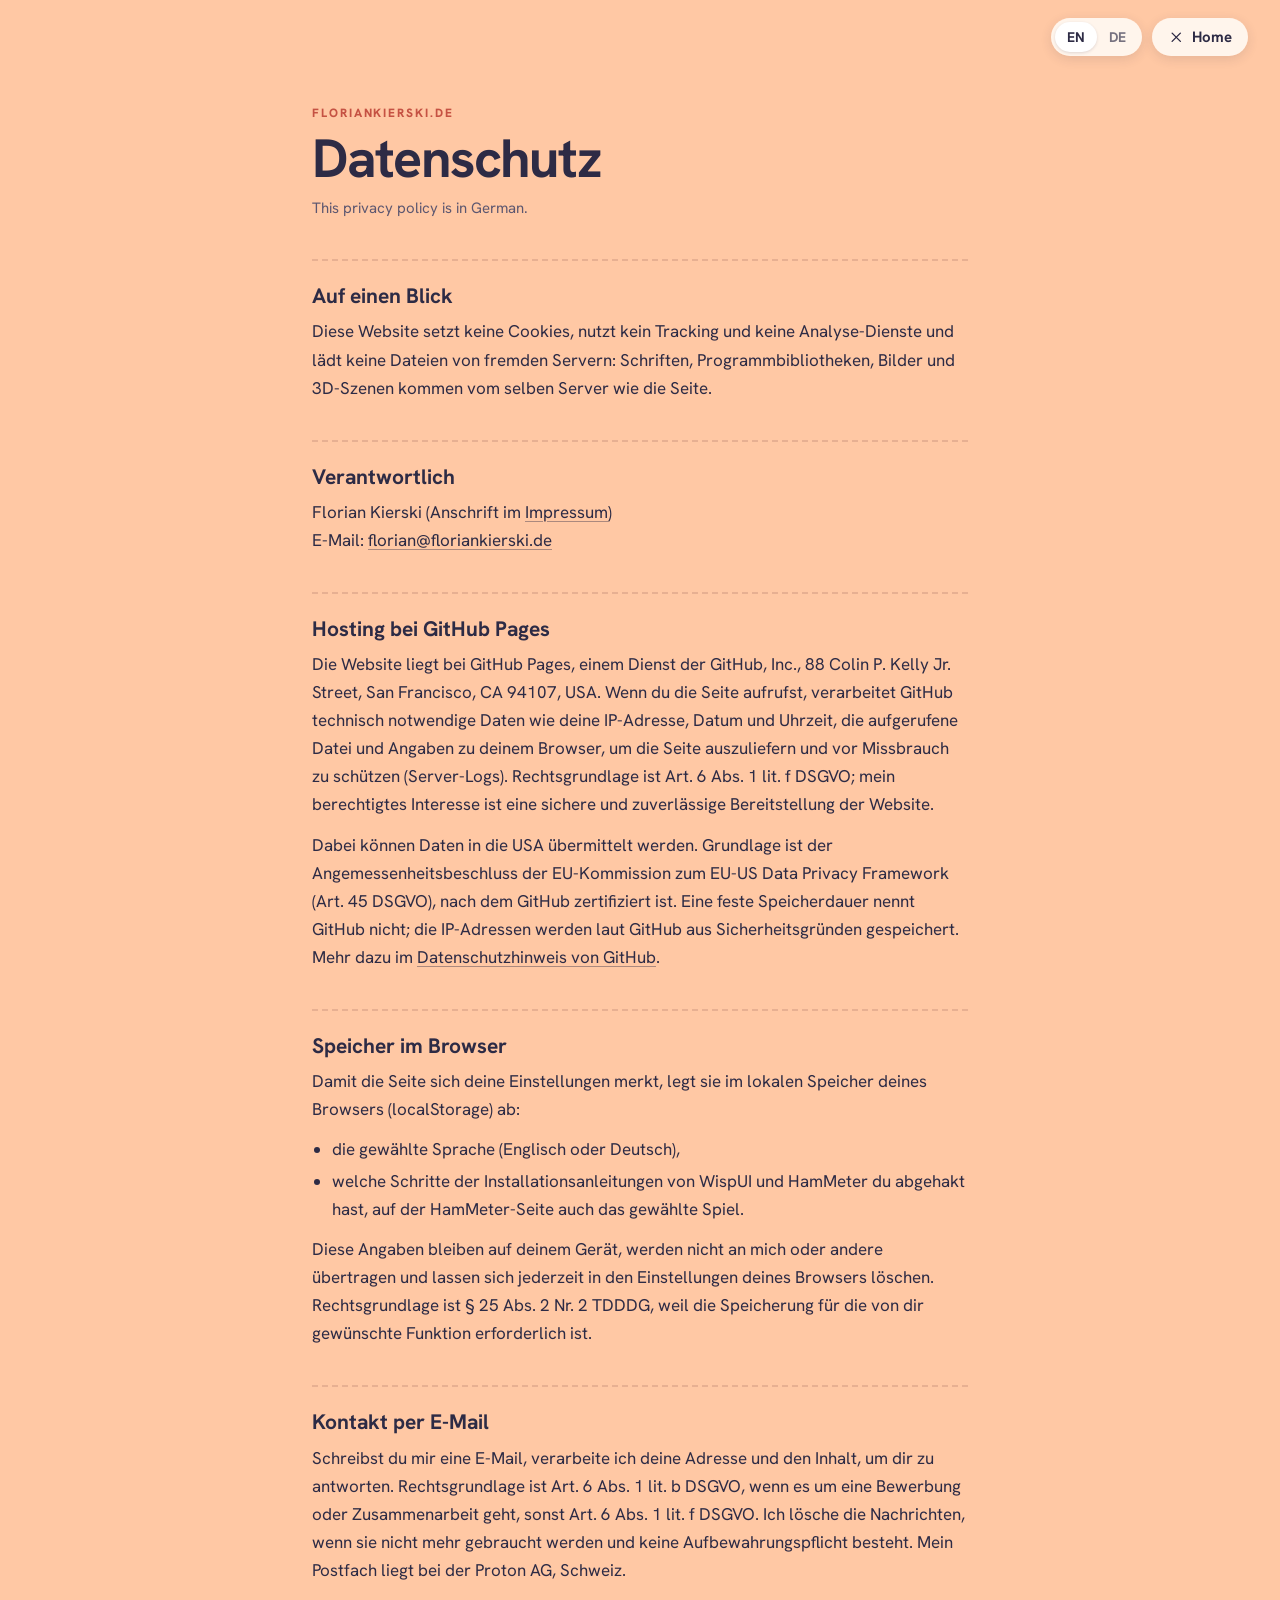
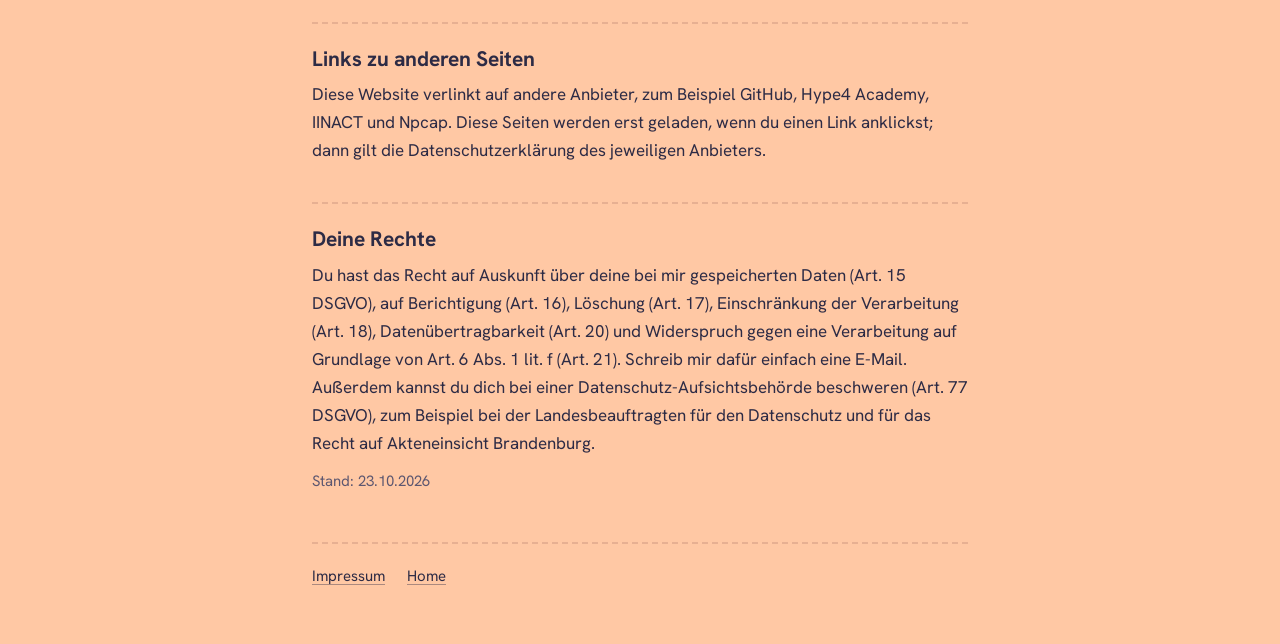
<file: datenschutz.html>
<!doctype html>
<html lang="en">
<head>
<meta charset="utf-8">
<meta name="viewport" content="width=device-width, initial-scale=1">
<link rel="icon" href="icons/favicon.svg" type="image/svg+xml">
<link rel="icon" href="icons/favicon.png" type="image/png" sizes="32x32">
<link rel="apple-touch-icon" href="apple-touch-icon.png">
<title>Datenschutz · Florian Kierski</title>
<meta name="description" content="Datenschutzerklärung von floriankierski.de">
<meta name="robots" content="noindex">
<!-- Datenschutzerklärung (Livegang F, Runde 98): nur, was die Seite wirklich tut (geprüft im Code: keine Cookies, keine
     Dateien von fremden Servern seit Livegang E, im Browser nur Sprache und erledigte Schritte der Anleitungen).
     Text mit Platzhaltern, Florian lässt ihn prüfen (keine Rechtsberatung). -->
<script>
  try {
    const q = new URLSearchParams(location.search).get('lang');
    const de = q ? q === 'de' : localStorage.getItem('nullAlleySprache') === 'de';
    if (de) { document.documentElement.dataset.sprache = 'de'; document.documentElement.lang = 'de'; }
  } catch (e) { /* Englisch */ }
  if (window.parent !== window && new URLSearchParams(location.search).has('eingebettet')) {
    document.documentElement.classList.add('eingebettet');
  }
</script>
<link rel="stylesheet" href="schriften/schriften.css">
<link rel="stylesheet" href="css/recht.css">
</head>
<body>
<nav class="leiste" aria-label="Navigation">
  <div class="sprache" role="group" aria-label="Language / Sprache">
    <button type="button" data-sprache="en">EN</button><button type="button" data-sprache="de">DE</button>
  </div>
  <a class="pille heim" href="./" title="Florian Kierski">
    <svg class="sym" viewBox="0 0 24 24" aria-hidden="true"><path d="M18 6 6 18" /><path d="m6 6 12 12" /></svg>Home</a>
</nav>

<main lang="de-DE">   <!-- der Text ist immer deutsch (lang="de" allein blendet die Sprachregel aus) -->
  <p class="kicker">floriankierski.de</p>
  <h1>Datenschutz</h1>
  <p class="hinweis" lang="en">This privacy policy is in German.</p>

  <h2>Auf einen Blick</h2>
  <p>Diese Website setzt keine Cookies, nutzt kein Tracking und keine Analyse-Dienste und lädt keine Dateien von fremden
    Servern: Schriften, Programmbibliotheken, Bilder und 3D-Szenen kommen vom selben Server wie die Seite.</p>

  <h2>Verantwortlich</h2>
  <address>
    Florian Kierski (Anschrift im <a href="impressum.html" data-seite="impressum">Impressum</a>)<br>
    E-Mail: <a href="mailto:florian@floriankierski.de">florian@floriankierski.de</a>
  </address>

  <h2>Hosting bei GitHub Pages</h2>
  <p>Die Website liegt bei GitHub Pages, einem Dienst der GitHub, Inc., 88 Colin P. Kelly Jr. Street, San Francisco,
    CA 94107, USA. Wenn du die Seite aufrufst, verarbeitet GitHub technisch notwendige Daten wie deine IP-Adresse, Datum
    und Uhrzeit, die aufgerufene Datei und Angaben zu deinem Browser, um die Seite auszuliefern und vor Missbrauch zu
    schützen (Server-Logs). Rechtsgrundlage ist Art. 6 Abs. 1 lit. f DSGVO; mein berechtigtes Interesse ist eine sichere
    und zuverlässige Bereitstellung der Website.</p>
  <p>Dabei können Daten in die USA übermittelt werden. Grundlage ist der Angemessenheitsbeschluss der EU-Kommission zum
    EU-US Data Privacy Framework (Art. 45 DSGVO), nach dem GitHub zertifiziert ist. Eine feste Speicherdauer nennt
    GitHub nicht; die IP-Adressen werden laut GitHub aus Sicherheitsgründen gespeichert. Mehr dazu im
    <a href="https://docs.github.com/site-policy/privacy-policies/github-general-privacy-statement" target="_blank"
    rel="noopener">Datenschutzhinweis von
    GitHub</a>.</p>

  <h2>Speicher im Browser</h2>
  <p>Damit die Seite sich deine Einstellungen merkt, legt sie im lokalen Speicher deines Browsers (localStorage) ab:</p>
  <ul>
    <li>die gewählte Sprache (Englisch oder Deutsch),</li>
    <li>welche Schritte der Installationsanleitungen von WispUI und HamMeter du abgehakt hast, auf der HamMeter-Seite
      auch das gewählte Spiel.</li>
  </ul>
  <p>Diese Angaben bleiben auf deinem Gerät, werden nicht an mich oder andere übertragen und lassen sich jederzeit in
    den Einstellungen deines Browsers löschen. Rechtsgrundlage ist § 25 Abs. 2 Nr. 2 TDDDG, weil die Speicherung für die
    von dir gewünschte Funktion erforderlich ist.</p>

  <h2>Kontakt per E-Mail</h2>
  <p>Schreibst du mir eine E-Mail, verarbeite ich deine Adresse und den Inhalt, um dir zu antworten. Rechtsgrundlage ist
    Art. 6 Abs. 1 lit. b DSGVO, wenn es um eine Bewerbung oder Zusammenarbeit geht, sonst Art. 6 Abs. 1 lit. f DSGVO.
    Ich lösche die Nachrichten, wenn sie nicht mehr gebraucht werden und keine Aufbewahrungspflicht besteht. Mein
    Postfach liegt bei der Proton AG, Schweiz.</p>

  <h2>Links zu anderen Seiten</h2>
  <p>Diese Website verlinkt auf andere Anbieter, zum Beispiel GitHub, Hype4 Academy, IINACT und Npcap. Diese Seiten
    werden erst geladen, wenn du einen Link anklickst; dann gilt die Datenschutzerklärung des jeweiligen Anbieters.</p>

  <h2>Deine Rechte</h2>
  <p>Du hast das Recht auf Auskunft über deine bei mir gespeicherten Daten (Art. 15 DSGVO), auf Berichtigung (Art. 16),
    Löschung (Art. 17), Einschränkung der Verarbeitung (Art. 18), Datenübertragbarkeit (Art. 20) und Widerspruch gegen
    eine Verarbeitung auf Grundlage von Art. 6 Abs. 1 lit. f (Art. 21). Schreib mir dafür einfach eine E-Mail. Außerdem
    kannst du dich bei einer Datenschutz-Aufsichtsbehörde beschweren (Art. 77 DSGVO), zum Beispiel bei
    der Landesbeauftragten für den Datenschutz und für das Recht auf Akteneinsicht Brandenburg.</p>

  <p class="leise">Stand: 23.10.2026</p>

  <footer class="fuss">
    <a href="impressum.html" data-seite="impressum">Impressum</a>
    <a class="heim" href="./">Home</a>
  </footer>
</main>
<div class="balken" id="balken" aria-hidden="true"><i></i></div>

<script src="js/karte.js"></script>
<script src="js/recht.js"></script>
</body>
</html>
</file>
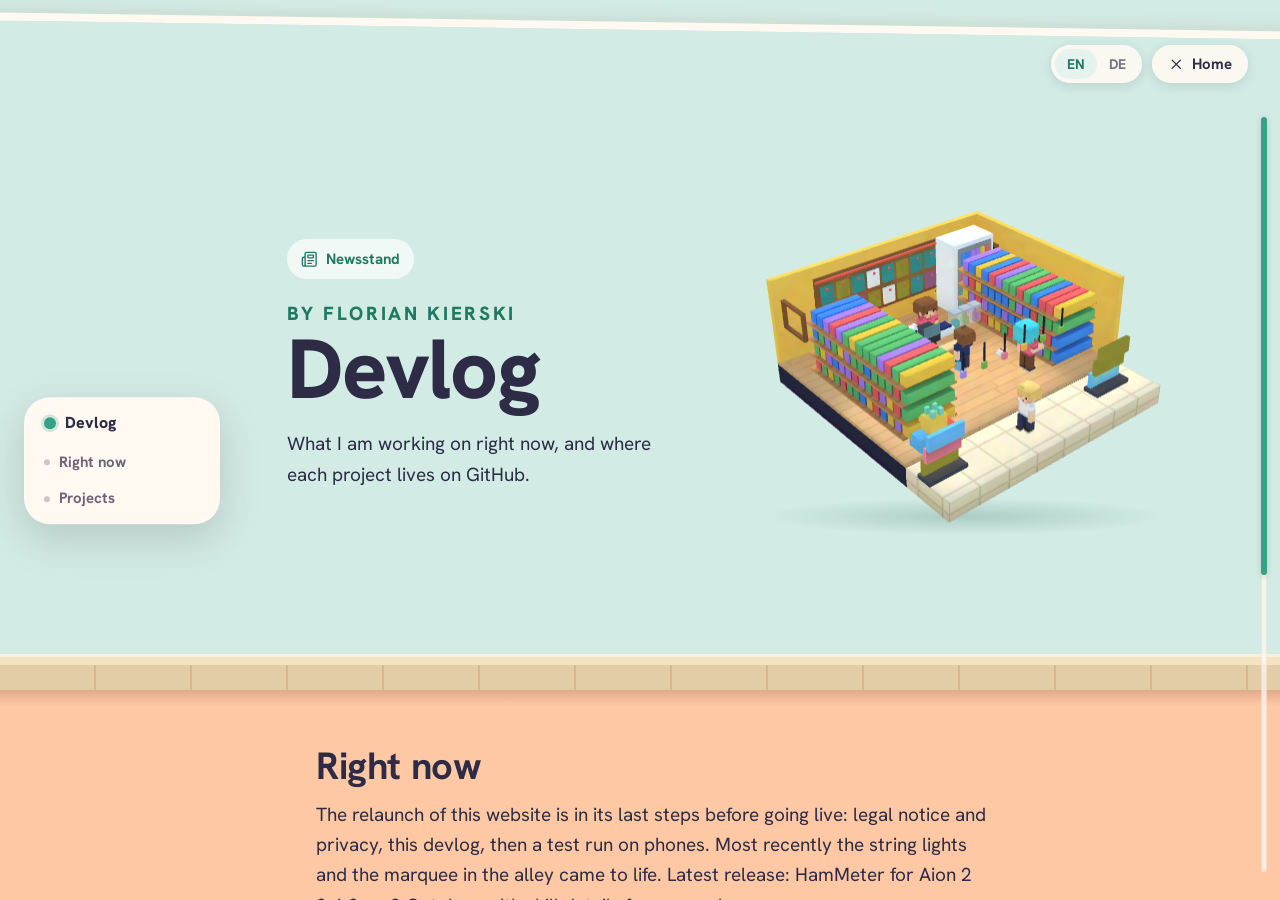
<file: devlog.html>
<!doctype html>
<html lang="en">
<head>
<meta charset="utf-8">
<meta name="viewport" content="width=device-width, initial-scale=1">
<link rel="icon" href="icons/favicon.svg" type="image/svg+xml">
<link rel="icon" href="icons/favicon.png" type="image/png" sizes="32x32">
<link rel="apple-touch-icon" href="apple-touch-icon.png">
<title>Devlog · Florian Kierski</title>
<meta name="description" content="Devlog: what Florian Kierski is working on right now, and where each project lives.">
<!-- Devlog-Seite als Karte über der Gasse (Livegang G, Florians Wahl: Variante B). Kopf: der Kiosk als Raum-Vignette
     (3d/web/diorama.py --raum Kiosk) im Schaufenster in der Ladenfarbe, wie bei WispUI; die Lichter gehen weich an
     (nie flackern). Darunter „Gerade dran“ (Florians Text) und eine Fallblattanzeige wie am Bahnhof: je Projekt Name,
     Stand und Link zum Repo, die Buchstaben klappen beim ersten Zeigen und beim Sprachwechsel durch. Keine Patchnotes,
     keine Versionen (sie würden veralten). EN/DE. Vorschau-Server (lädt GLB). -->
<script>
  try {
    const q = new URLSearchParams(location.search).get('lang');
    const de = q ? q === 'de' : localStorage.getItem('nullAlleySprache') === 'de';
    if (de) { document.documentElement.dataset.sprache = 'de'; document.documentElement.lang = 'de'; }
  } catch (e) { /* Englisch */ }
  if (window.parent !== window && new URLSearchParams(location.search).has('eingebettet')) {
    document.documentElement.classList.add('eingebettet');
  }
  // Wie die anderen Unterseiten immer als Karte über der Gasse (mit ?allein bleibt sie allein, zum Testen)
  else if (window.parent === window && !new URLSearchParams(location.search).has('allein')) {
    location.replace('./?seite=devlog');
  }
</script>
<link rel="stylesheet" href="css/seitennav.css">
<script src="js/seitennav.js" defer></script>
<link rel="stylesheet" href="schriften/schriften.css">
<style>
  :root {
    --hg: #FFC8A4;
    --k: #34a283; --k-text: #1f7a61;                       /* Kiosk (FARBEN im Web-Test) */
    --k-hell: color-mix(in srgb, var(--k) 13%, #fff);
    --kopf: color-mix(in srgb, var(--k) 22%, #fff);        /* Schaufenster wie bei WispUI: 22 % Ladenfarbe auf Weiß */
    --tinte: #2d2b45; --tinte2: #5d5770;
    --tafel: #23213a; --zelle: #2f2d4a; --schrift: #ffe9a8;
  }
  :root[data-sprache="de"] [lang="en"]:not(html), :root:not([data-sprache="de"]) [lang="de"]:not(html) { display: none !important; }
  * { box-sizing: border-box; }
  html.eingebettet { scrollbar-width: none; }
  html.eingebettet::-webkit-scrollbar { display: none; }
  body { margin: 0; background: var(--hg); color: var(--tinte); font: 18px/1.6 'Hanken Grotesk', system-ui, sans-serif;
    overflow-x: clip; }
  a { color: var(--k-text); }
  svg.sym { width: 1.1em; height: 1.1em; flex: none; fill: none; stroke: currentColor; stroke-width: 2;
    stroke-linecap: round; stroke-linejoin: round; }
  @media (max-width: 1179.98px), (max-height: 559.98px) { body { padding-bottom: 76px; } }

  /* Kopfleiste wie die anderen Unterseiten */
  .leiste { position: absolute; top: 0; left: 0; right: 0; z-index: 42; display: flex; justify-content: flex-end;
    align-items: center; gap: 10px; padding: 18px clamp(16px, 3vw, 32px); }
  .eingebettet .leiste { padding-top: 24px; }
  .pille { display: inline-flex; align-items: center; gap: 8px; padding: 10px 16px; border-radius: 999px; border: 0;
    background: rgba(255, 249, 242, .92); color: var(--tinte); font: 700 15px/1.2 'Hanken Grotesk', system-ui, sans-serif;
    text-decoration: none; box-shadow: 0 3px 12px rgba(45, 43, 69, .12); cursor: pointer; white-space: nowrap; }
  .pille:hover { background: #fff; }
  .sprache { display: inline-flex; padding: 4px; border-radius: 999px; background: rgba(255, 249, 242, .92);
    box-shadow: 0 3px 12px rgba(45, 43, 69, .12); }
  .sprache button { border: 0; background: none; font: 700 14px/1 'Hanken Grotesk', system-ui, sans-serif;
    color: var(--tinte); padding: 8px 12px; border-radius: 999px; cursor: pointer; opacity: .65; }
  .sprache button[aria-pressed="true"] { background: var(--k-hell); color: var(--k-text); opacity: 1; }

  /* Kopf: Schaufenster in der Ladenfarbe, der Kiosk als Raum, unten der Bordstein (wie WispUI) */
  .schaufenster { position: relative; z-index: 1; background: var(--kopf); padding-left: var(--sn); }
  .held { display: grid; grid-template-columns: minmax(0, 5fr) minmax(0, 7fr); align-items: center;
    min-height: min(72vh, 760px); padding: 84px clamp(16px, 4vw, 56px) 30px; gap: clamp(16px, 3vw, 40px);
    max-width: 1360px; margin: 0 auto; position: relative; }
  .held.ohne-raum { grid-template-columns: minmax(0, 1fr); min-height: 0; }
  .held-text { max-width: 540px; }
  .ort { display: inline-flex; align-items: center; gap: 8px; padding: 8px 14px; border-radius: 999px;
    background: rgba(255, 255, 255, .7); color: var(--k-text); font-weight: 700; font-size: 15px; }
  .kicker { margin: 22px 0 6px; font-size: 14px; font-weight: 800; letter-spacing: .14em; text-transform: uppercase;
    color: var(--k-text); }
  h1 { margin: 0; font-size: clamp(48px, 7vw, 84px); line-height: .95; font-weight: 800; letter-spacing: -.02em; }
  .held-text p { margin: 20px 0 0; font-size: 19px; }
  .raum { position: relative; aspect-ratio: 16 / 11; width: 100%; }
  .raum canvas { position: absolute; inset: 0; width: 100%; height: 100%; display: block; touch-action: pan-y; }
  .raum::after { content: ''; position: absolute; left: 12%; right: 12%; bottom: 3%; height: 10%; z-index: -1;
    background: radial-gradient(closest-side, rgba(20, 90, 70, .2), transparent); opacity: 0; transition: opacity .6s; }
  .raum.da::after { opacity: 1; }
  .tipp { position: absolute; left: 50%; bottom: 0; transform: translateX(-50%); padding: 8px 14px; border-radius: 999px;
    background: rgba(255, 255, 255, .8); font-size: 14px; color: var(--tinte2); white-space: nowrap; transition: opacity .6s; }
  .tipp.weg { opacity: 0; }
  .bordstein { position: relative; height: 36px; margin-left: calc(-1 * var(--sn));
    background: linear-gradient(#FBF0DC 0 3px, #F4E3C1 3px 11px, #E2CDA6 11px 100%); }
  .bordstein::before { content: ''; position: absolute; left: 0; right: 0; top: 11px; bottom: 0;
    background: repeating-linear-gradient(90deg, transparent 0 94px, rgba(150, 110, 70, .22) 94px 96px); }
  .bordstein::after { content: ''; position: absolute; left: 0; right: 0; top: 100%; height: 16px;
    background: linear-gradient(rgba(107, 51, 49, .2), rgba(107, 51, 49, 0)); }

  /* Inhalt */
  .bahn { padding-left: var(--sn); }
  main { max-width: 980px; margin: 0 auto; padding: 56px clamp(16px, 4vw, 48px) 40px; }
  h2 { margin: 0 0 12px; font-size: clamp(28px, 4vw, 38px); line-height: 1.1; letter-spacing: -.01em; }
  .jetzt { margin-bottom: 56px; max-width: 680px; }
  .jetzt p { margin: 0; font-size: 19px; }
  .jetzt .stand { margin-top: 10px; font-size: 15px; color: var(--tinte2); }

  /* Fallblattanzeige (Florians Wahl B): dunkle Tafel, je Zeile Name und Stand als Klappzellen, rechts der Link.
     --z: Breite einer Zelle; am Handy stehen Name und Stand untereinander */
  .tafel { --z: 22px; background: var(--tafel); border-radius: 26px; padding: 18px clamp(14px, 2.5vw, 26px) 20px;
    box-shadow: 0 18px 44px rgba(45, 43, 69, .28), inset 0 0 0 3px #34324f; color: var(--schrift); }
  .tafel .kopfzeile { display: flex; gap: 14px; padding: 0 2px 10px; margin-bottom: 6px; border-bottom: 2px solid #34324f;
    font-size: 12px; font-weight: 800; letter-spacing: .16em; text-transform: uppercase; color: #a9a3c9; }
  .tafel .kopfzeile .k1 { width: calc(16 * (var(--z) + 2px)); }
  .tafel .kopfzeile .k2 { width: calc(11 * (var(--z) + 2px)); }
  .reihe { display: flex; align-items: center; gap: 14px; padding: 7px 0; border-bottom: 1px dashed #34324f; }
  .reihe:last-child { border-bottom: 0; }
  .feld { display: flex; gap: 2px; }
  .zelle { position: relative; width: var(--z); height: calc(var(--z) * 1.45); border-radius: 3px; background: var(--zelle);
    display: grid; place-items: center; font: 800 calc(var(--z) * .95)/1 ui-monospace, 'Cascadia Mono', Consolas, monospace;
    overflow: hidden; }
  .zelle::before { content: ''; position: absolute; inset: 0 0 50% 0; background: rgba(255, 255, 255, .05); }
  .zelle::after { content: ''; position: absolute; left: 0; right: 0; top: calc(50% - .5px); height: 1px; background: #1a1830; }
  .zelle.klapp { animation: klapp .07s ease-out; }
  @keyframes klapp { from { transform: scaleY(.15); } to { transform: none; } }
  .feld.stand .zelle { color: #9ff0c8; }
  .reihe .los { margin-left: auto; display: inline-flex; align-items: center; gap: 6px; padding: 8px 14px; border-radius: 999px;
    background: #34324f; color: var(--schrift); font: 700 14px/1 'Hanken Grotesk', system-ui, sans-serif; text-decoration: none;
    white-space: nowrap; }
  .reihe .los:hover { background: var(--k); color: #fff; }
  .reihe .los.leer { background: none; color: #77729a; }
  .vh { position: absolute; width: 1px; height: 1px; overflow: hidden; clip-path: inset(50%); white-space: nowrap; }
  @media (max-width: 1100px) { .tafel { --z: 18px; } }
  @media (max-width: 860px) {
    .held { grid-template-columns: minmax(0, 1fr); padding-top: 76px; min-height: 0; }
    .raum { order: -1; aspect-ratio: 4 / 3; }
    .tafel { --z: 17px; }
    .tafel .kopfzeile { display: none; }
    .reihe { flex-wrap: wrap; gap: 6px 10px; }
    .reihe .feld.name { flex-basis: 100%; }
  }
  @media (max-width: 420px) { .tafel { --z: 15px; } }

  .fuss { display: flex; flex-wrap: wrap; justify-content: space-between; gap: 12px 28px; margin-top: 56px; padding-top: 22px;
    border-top: 2px dashed color-mix(in srgb, var(--tinte) 25%, transparent); font-size: 14px; color: var(--tinte2); }
  .fuss p { margin: 0; }

  .balken { display: none; }
  .eingebettet .balken { display: block; position: fixed; right: 8px; top: 96px; bottom: 28px; width: 16px; z-index: 41;
    cursor: pointer; touch-action: none; }
  .balken::before, .balken i { position: absolute; left: 50%; width: 6px; translate: -50% 0; border-radius: 999px; }
  .balken::before { content: ''; top: 0; bottom: 0; background: rgba(255, 249, 242, .7);
    box-shadow: inset 0 0 0 1px rgba(107, 51, 49, .07); transition: width .15s; }
  .balken i { top: 0; height: 40px; background: var(--k); box-shadow: 0 2px 6px rgba(107, 51, 49, .18); transition: width .15s; }
  .balken:hover::before, .balken.zieht::before, .balken:hover i, .balken.zieht i { width: 10px; }
  @media (max-width: 860px) {
    .eingebettet .balken { right: 3px; top: 84px; bottom: 96px; width: 12px; }
    .balken::before, .balken i { width: 4px; }
  }
  @media (prefers-reduced-motion: reduce) { .zelle.klapp { animation: none; } .tipp, .raum::after { transition: none; } }
</style>
<script type="importmap">
{ "imports": {
  "three": "./lib/three/build/three.module.min.js",
  "three/addons/": "./lib/three/examples/jsm/"
} }
</script>
</head>
<body>
<nav class="leiste" aria-label="Navigation">
  <div class="sprache" role="group" aria-label="Language / Sprache">
    <button type="button" data-sprache="en">EN</button><button type="button" data-sprache="de">DE</button>
  </div>
  <a class="pille heim" href="./" title="Florian Kierski">
    <svg class="sym" viewBox="0 0 24 24" aria-hidden="true"><path d="M18 6 6 18" /><path d="m6 6 12 12" /></svg>Home</a>
</nav>

<nav class="seitennav" aria-label="Devlog">
  <a class="sn-name" href="#held">Devlog</a>
  <ul class="sn-liste">
    <li><a href="#jetzt"><span lang="en">Right now</span><span lang="de">Gerade dran</span></a></li>
    <li><a href="#projekte"><span lang="en">Projects</span><span lang="de">Projekte</span></a></li>
  </ul>
  <button class="sn-knopf" type="button" aria-expanded="false"><span class="sn-jetzt"></span>
    <svg class="sym" viewBox="0 0 24 24" aria-hidden="true"><path d="m18 15-6-6-6 6" /></svg></button>
</nav>

<div class="schaufenster">
  <header class="held" id="held">
    <div class="held-text">
      <span class="ort">
        <svg class="sym" viewBox="0 0 24 24" aria-hidden="true"><path d="M15 18h-5" /><path d="M18 14h-8" /><path d="M4 22h16a2 2 0 0 0 2-2V4a2 2 0 0 0-2-2H8a2 2 0 0 0-2 2v16a2 2 0 0 1-4 0v-9a2 2 0 0 1 2-2h2" /><rect width="8" height="4" x="10" y="6" rx="1" /></svg>
        <span lang="en">Newsstand</span><span lang="de">Kiosk</span>
      </span>
      <p class="kicker"><span lang="en">By Florian Kierski</span><span lang="de">Von Florian Kierski</span></p>
      <h1>Devlog</h1>
      <p>
        <span lang="en">What I am working on right now, and where each project lives on GitHub.</span>
        <span lang="de">Woran ich gerade arbeite und wo jedes Projekt auf GitHub liegt.</span>
      </p>
    </div>
    <div class="raum" id="raum">
      <span class="tipp weg" id="tipp"><span lang="en">Move the mouse to look around</span><span lang="de">Mit der Maus umsehen</span></span>
    </div>
  </header>
  <div class="bordstein" aria-hidden="true"></div>
</div>

<div class="bahn">
<main>
  <section class="jetzt" id="jetzt" aria-labelledby="h-jetzt">
    <h2 id="h-jetzt"><span lang="en">Right now</span><span lang="de">Gerade dran</span></h2>
    <p><span lang="en">The relaunch of this website is in its last steps before going live: legal notice and privacy, this
      devlog, then a test run on phones. Most recently the string lights and the marquee in the alley came to life.
      Latest release: HamMeter for Aion 2 0.4.0 on 9 October, with skill details for every player.</span>
      <span lang="de">Die Neuauflage dieser Website ist in den letzten Schritten vor dem Start: Impressum und Datenschutz,
      dieser Devlog, dann ein Testlauf auf dem Handy. Zuletzt sind die Lichterketten und das Lauflicht in der Gasse zum
      Leben erwacht. Neuestes Release: HamMeter für Aion 2 0.4.0 am 9. Oktober, mit Skill-Details für jeden Spieler.</span></p>
    <p class="stand"><span lang="en">As of 23 October 2026</span><span lang="de">Stand: 23. Oktober 2026</span></p>
  </section>

  <section id="projekte" aria-labelledby="h-projekte">
    <h2 id="h-projekte"><span lang="en">Projects</span><span lang="de">Projekte</span></h2>
    <div class="tafel" id="tafel">
      <div class="kopfzeile" aria-hidden="true"><span class="k1"><span lang="en">Project</span><span lang="de">Projekt</span></span>
        <span class="k2"><span lang="en">Status</span><span lang="de">Stand</span></span></div>
    </div>
  </section>

  <footer class="fuss">
    <p><a href="https://github.com/NennMichSchinken" target="_blank" rel="noopener">GitHub</a> ·
      <a class="heim" href="./">Home</a></p>
    <p><a href="impressum.html" data-seite="impressum"><span lang="en">Legal notice</span><span lang="de">Impressum</span></a> ·
      <a href="datenschutz.html" data-seite="datenschutz"><span lang="en">Privacy</span><span lang="de">Datenschutz</span></a></p>
  </footer>
</main>
</div>
<div class="balken" id="balken" aria-hidden="true"><i></i></div>

<script src="js/karte.js"></script>
<script>
// ---------------------------------------------------------------- Sprache, Karte, Scrollbalken, Fallblattanzeige
(() => {
  const root = document.documentElement, K = window.KARTE;
  const W = window.DEVLOG = { pausiert: false, melde: K.melde };
  const GH = 'https://github.com/NennMichSchinken';
  // Stand (Florian): veröffentlichte Projekte mit ihrer Version (letztes Release auf GitHub, Stand 23.10.2026; bei
  // einem neuen Release hier nachtragen), sonst der Stand. Der Timer ist in Planung und hat noch kein Repo.
  const PROJEKTE = [
    { name: ['HAMMETER AION 2', 'HAMMETER AION 2'], stand: ['V0.4.0', 'V0.4.0'], link: `${GH}/HamMeter-Aion2` },
    { name: ['WISPUI', 'WISPUI'], stand: ['V0.2.0', 'V0.2.0'], link: `${GH}/WispUI` },
    { name: ['TIMER', 'TIMER'], stand: ['PLANNED', 'IN PLANUNG'], link: null },
    { name: ['THIS WEBSITE', 'DIESE WEBSITE'], stand: ['IN PROGRESS', 'IN ARBEIT'], link: `${GH}/floriankierski.de` },
  ];
  const BREITE = [16, 11], ZEICHEN = 'ABCDEFGHIJKLMNOPQRSTUVWXYZÄÖÜ0123456789.[]-·';
  const RUHIG = matchMedia('(prefers-reduced-motion: reduce)').matches;
  const tafel = document.getElementById('tafel'), reihen = [];
  for (const p of PROJEKTE) {
    const r = document.createElement('div');
    r.className = 'reihe';
    const felder = BREITE.map((n, i) => {
      const f = document.createElement('div');
      f.className = `feld ${i ? 'stand' : 'name'}`;
      f.setAttribute('aria-hidden', 'true');
      for (let k = 0; k < n; k++) { const z = document.createElement('span'); z.className = 'zelle'; f.append(z); }
      r.append(f);
      return f;
    });
    const text = document.createElement('span');               // für Vorleser: der Text am Stück
    text.className = 'vh';
    r.append(text);
    const a = document.createElement(p.link ? 'a' : 'span');
    a.className = p.link ? 'los' : 'los leer';
    if (p.link) { a.href = p.link; a.target = '_blank'; a.rel = 'noopener'; }
    r.append(a);
    tafel.append(r);
    reihen.push({ p, felder, text, a });
  }
  // Klappen: jede Zelle läuft ein paar zufällige Zeichen durch und bleibt bei ihrem stehen (wie am Bahnhof)
  let gezeigt = false;
  function schreibe(klappen) {
    const de = root.lang === 'de' ? 1 : 0;
    for (const { p, felder, text, a } of reihen) {
      const werte = [p.name[de], p.stand[de]];
      text.textContent = `${werte[0]}: ${werte[1]}`;
      a.textContent = p.link ? 'GitHub ↗' : (de ? 'kein Repo' : 'no repo');
      felder.forEach((f, i) => [...f.children].forEach((z, k) => {
        const ziel = werte[i].padEnd(BREITE[i])[k];
        clearInterval(z._uhr);
        if (!klappen || RUHIG || z.textContent === ziel) { z.textContent = ziel; return; }
        let n = 4 + (k % 4) + Math.floor(Math.random() * 6);
        z._uhr = setInterval(() => {
          z.textContent = --n <= 0 ? ziel : ZEICHEN[Math.floor(Math.random() * ZEICHEN.length)];
          z.classList.remove('klapp'); void z.offsetWidth; z.classList.add('klapp');
          if (n <= 0) clearInterval(z._uhr);
        }, 70);
      }));
    }
  }
  schreibe(false);
  felderLeeren();
  function felderLeeren() { if (!RUHIG) for (const { felder } of reihen) for (const f of felder) for (const z of f.children) z.textContent = ''; }
  new IntersectionObserver(e => {                             // beim ersten Zeigen klappt die Tafel durch
    if (gezeigt || !e[0].isIntersecting) return;
    gezeigt = true;
    schreibe(true);
  }, { threshold: 0.35 }).observe(tafel);
  K.verbinde({ sprache: () => { if (gezeigt) schreibe(true); else schreibe(false), felderLeeren(); },
               pause: p => { W.pausiert = p; } });
  K.setzeSprache(root.lang === 'de' ? 'de' : 'en');

  const b = document.getElementById('balken');                 // Scrollbalken in der Karte (wie die Unterseiten)
  if (K.eingebettet && b) {
    const clamp = (v, a, c) => Math.min(c, Math.max(a, v));
    const zeigen = () => {
      const weg = root.scrollHeight - innerHeight, h = b.clientHeight, griff = b.firstElementChild;
      const g = Math.max(36, h * innerHeight / (weg + innerHeight));
      griff.style.height = `${g}px`;
      griff.style.top = `${weg > 0 ? (h - g) * clamp(scrollY / weg, 0, 1) : 0}px`;
    };
    let zieht = false;
    const nach = y => {
      const r = b.getBoundingClientRect(), g = b.firstElementChild.offsetHeight;
      scrollTo({ top: clamp((y - r.top - g / 2) / Math.max(1, r.height - g), 0, 1) * (root.scrollHeight - innerHeight),
                 behavior: 'instant' });
    };
    b.addEventListener('pointerdown', e => {
      e.preventDefault(); b.setPointerCapture(e.pointerId); zieht = true; b.classList.add('zieht'); nach(e.clientY);
    });
    b.addEventListener('pointermove', e => { if (zieht) nach(e.clientY); });
    const los = () => { zieht = false; b.classList.remove('zieht'); };
    b.addEventListener('pointerup', los);
    b.addEventListener('pointercancel', los);
    addEventListener('scroll', zeigen, { passive: true });
    addEventListener('resize', zeigen);
    new ResizeObserver(zeigen).observe(document.body);
  }
})();
</script>
<script type="module">
// ---------------------------------------------------------------- Kopf: der Kiosk als Raum-Vignette
// Wie der Elektronikladen auf wispui.html: baut sich auf, die Lichter gehen weich an (Florian: nie flackern), pendelt
// leicht und wendet sich der Maus zu. Der Kiosk öffnet nach Norden, die Kamera schaut von vorn links (dort fehlt die
// Ostwand).
import * as THREE from 'three';
import { gemeinsam, voxelMaterial, bereite } from './js/voxel.js';
import { glbLader, pause } from './js/laden.js';

const W = window.DEVLOG;
const RUHIG = matchMedia('(prefers-reduced-motion: reduce)').matches;
const huelle = document.getElementById('raum'), tipp = document.getElementById('tipp');
const V3 = THREE.Vector3, clamp = (x, a, b) => Math.min(b, Math.max(a, x));
const glatt = k => k * k * (3 - 2 * k);
const backOut = k => { const c = 1.70158; return 1 + (c + 1) * (k - 1) ** 3 + c * (k - 1) ** 2; };
function ohneRaum() {                                        // ohne WebGL oder wenn die GLB nicht lädt: nur der Text
  huelle.remove();
  document.getElementById('held').classList.add('ohne-raum');
  W.melde('bereit');
  W.melde('ruhig');
}

let renderer, gltf;
try {
  renderer = new THREE.WebGLRenderer({ antialias: true, alpha: true });
  gltf = await glbLader().loadAsync('modelle/raum_kiosk.glb');
} catch (e) {
  console.warn(e);
  if (renderer) renderer.dispose();
  ohneRaum();
}
if (gltf) { await KARTE.gelandet(); start(); }

async function start() {
  renderer.setPixelRatio(Math.min(devicePixelRatio, 2));
  renderer.outputColorSpace = THREE.SRGBColorSpace;
  renderer.toneMapping = THREE.NoToneMapping;
  renderer.setClearColor(0x000000, 0);
  huelle.prepend(renderer.domElement);
  const scene = new THREE.Scene(), camera = new THREE.PerspectiveCamera(24, 1, 0.5, 200);
  const G = gemeinsam(), motive = bereite(THREE, gltf, G);
  scene.add(gltf.scene);
  gltf.scene.updateMatrixWorld(true);

  const assoc = gltf.parser.associations, knoten = [];
  gltf.scene.traverse(o => { const a = assoc.get(o); if (a && a.nodes !== undefined) knoten.push(o); });
  const box = new THREE.Box3().setFromObject(gltf.scene), mitte = box.getCenter(new V3());
  const AZ = Math.PI - 0.7, EL = 0.56;                      // von Norden, etwas von Osten (Ostwand fehlt), 32° von oben

  // Aufbau wie WispUI: Sockel, Boden und Wände wachsen Lage für Lage, dann ploppen die Teile auf
  const GRUND = ['Raum_Sockel', 'Raum_Gehweg', 'Kiosk', 'Kiosk_innen'];
  const schnitt = { value: RUHIG ? 1e9 : box.min.y };
  for (const o of knoten.filter(k => GRUND.includes(k.name))) {
    o.traverse(m => { if (m.isMesh && m.material.isShaderMaterial) m.material = voxelMaterial(THREE, G, { schnitt }); });
  }
  const istKnoten = new Set(knoten), einheiten = [];
  for (const o of knoten) {
    if (GRUND.includes(o.name)) continue;
    let p = o.parent, drunter = false;
    for (; p && p !== gltf.scene; p = p.parent) if (istKnoten.has(p) && !GRUND.includes(p.name)) drunter = true;
    if (drunter) continue;
    const b = new THREE.Box3().setFromObject(o), m = b.getCenter(new V3());
    const anker = o.parent.worldToLocal(new V3(m.x, b.min.y, m.z));
    einheiten.push({ o, b, anker, pos: o.position.clone(), sc: o.scale.clone() });
  }
  const T_WAND = 1.2, H0 = box.min.y, H1 = box.max.y;
  const hoeheBei = t => H0 + (H1 - H0 + 0.1) * (1 - (1 - clamp(t / T_WAND, 0, 1)) ** 2);
  const zuerst = t => { for (let s = 0; s < 3; s += 0.02) if (hoeheBei(s) >= t) return s; return T_WAND; };
  let zufall = 7;
  const rnd = () => { zufall = (zufall * 16807) % 2147483647; return zufall / 2147483647; };
  for (const u of einheiten) { u.delay = Math.max(0.35, zuerst(u.b.min.y + 0.05)) + 0.15 + rnd() * 0.75; u.dauer = 0.45; }
  const ENDE = Math.max(T_WAND, ...einheiten.map(u => u.delay + u.dauer));
  const AN = ENDE + 0.1;
  const leuchten = t => 0.12 + 0.88 * glatt(clamp((t - AN) / 0.6, 0, 1));   // weich an, kein Flackern

  const weg = new V3();
  function aufbau(t) {
    schnitt.value = t >= T_WAND ? 1e9 : Math.floor(hoeheBei(t) * 16) / 16 + 0.001;
    for (const u of einheiten) {
      const k = clamp((t - u.delay) / u.dauer, 0, 1), s = k <= 0 ? 0.0001 : backOut(k);
      u.o.visible = k > 0;
      u.o.scale.copy(u.sc).multiplyScalar(s);
      u.o.position.copy(u.anker).addScaledVector(weg.copy(u.pos).sub(u.anker), s);
    }
    const l = leuchten(t);
    G.uLeuchten.value = l;
    for (const m of motive) m.color.setScalar(Math.max(0.12, l));
    G.uSchatten.value = glatt(clamp((t - ENDE + 0.5) / 1.2, 0, 1));
  }

  // Blick: pendelt leicht, wendet sich der Maus zu; auf dem Handy mit dem Finger drehen, nach 2 s zurück
  let mx = 0, my = 0, zx = 0, zy = 0, zieh = null, ziehAz = 0, ziehZiel = 0, ruheBis = 0;
  const hold = document.getElementById('held');
  hold.addEventListener('pointermove', e => {
    if (e.pointerType !== 'mouse') return;
    const r = renderer.domElement.getBoundingClientRect();
    mx = clamp(((e.clientX - r.left) / r.width) * 2 - 1, -1, 1);
    my = clamp(((e.clientY - r.top) / r.height) * 2 - 1, -1, 1);
    tipp.classList.add('weg');
  });
  hold.addEventListener('pointerleave', () => { mx = 0; my = 0; });
  const cv = renderer.domElement;
  cv.addEventListener('pointerdown', e => { if (e.pointerType !== 'mouse') zieh = { x: e.clientX, az: ziehZiel }; });
  addEventListener('pointermove', e => { if (zieh) ziehZiel = clamp(zieh.az - (e.clientX - zieh.x) * 0.006, -0.9, 0.9); });
  addEventListener('pointerup', () => { if (zieh) { zieh = null; ruheBis = performance.now() + 2000; } });
  addEventListener('pointercancel', () => { zieh = null; ruheBis = performance.now() + 2000; });
  if (!RUHIG && matchMedia('(pointer: fine)').matches) setTimeout(() => tipp.classList.remove('weg'), 3600);

  // Einpassen wie bei WispUI: der ganze Raum bei jedem erreichbaren Winkel mit Rand im Bild, senkrecht mittig
  const ecken = [], schon = new Set(), pw = new V3();
  gltf.scene.traverse(o => {
    if (!o.isMesh) return;
    const pos = o.geometry.attributes.position;
    for (let i = 0; i < pos.count; i++) {
      pw.fromBufferAttribute(pos, i).applyMatrix4(o.matrixWorld);
      const s = `${Math.round(pw.x * 50)},${Math.round(pw.y * 50)},${Math.round(pw.z * 50)}`;
      if (!schon.has(s)) { schon.add(s); ecken.push(pw.clone()); }
    }
  });
  const achsen = (az, el) => {
    const zur = new V3(Math.cos(el) * Math.sin(az), Math.sin(el), Math.cos(el) * Math.cos(az));
    const rechts = new V3(0, 1, 0).cross(zur).normalize();
    return { zur, rechts, oben: zur.clone().cross(rechts) };
  };
  const blickpunkt = mitte.clone();
  let abstand = 10;
  function einpassen() {
    const tanV = Math.tan(THREE.MathUtils.degToRad(camera.fov) / 2), tanH = tanV * camera.aspect, RAND = 0.94;
    const noetig = ziel => {
      let d = 0;
      for (let az = AZ - 0.34; az <= AZ + 0.341; az += 0.068) for (const el of [EL - 0.1, EL, EL + 0.1]) {
        const { zur, rechts, oben } = achsen(az, el), kh = 1 / (RAND * tanH), kv = 1 / (RAND * tanV);
        for (const p of ecken) {
          const qx = p.x - ziel.x, qy = p.y - ziel.y, qz = p.z - ziel.z;
          const zb = qx * zur.x + qy * zur.y + qz * zur.z;
          const rb = Math.abs(qx * rechts.x + qy * rechts.y + qz * rechts.z), ob = Math.abs(qx * oben.x + qy * oben.y + qz * oben.z);
          d = Math.max(d, zb + rb * kh, zb + ob * kv);
        }
      }
      return d;
    };
    blickpunkt.copy(mitte);
    abstand = noetig(blickpunkt);
    const { zur, oben } = achsen(AZ, EL);
    let lo = 1e9, hi = -1e9;
    for (const p of ecken) {
      const q = p.clone().sub(mitte), y = q.dot(oben) / ((abstand - q.dot(zur)) * tanV);
      lo = Math.min(lo, y); hi = Math.max(hi, y);
    }
    blickpunkt.addScaledVector(oben, (lo + hi) / 2 * abstand * tanV);
    abstand = noetig(blickpunkt);
  }
  function groesse() {
    const w = huelle.clientWidth, h = huelle.clientHeight;
    if (!w || !h) return;
    renderer.setSize(w, h, false);
    camera.aspect = w / h;
    camera.updateProjectionMatrix();
    einpassen();
  }
  new ResizeObserver(groesse).observe(huelle);
  groesse();
  function blick(t, dt) {
    const pendel = RUHIG ? 0 : glatt(clamp((t - ENDE) / 1.5, 0, 1));
    const k = 1 - Math.exp(-dt * 3);
    zx += ((RUHIG ? 0 : mx) - zx) * k; zy += ((RUHIG ? 0 : my) - zy) * k;
    if (!zieh && performance.now() > ruheBis) ziehZiel *= 1 - Math.min(1, dt * 1.2);
    ziehAz += (ziehZiel - ziehAz) * (1 - Math.exp(-dt * 8));
    const az = AZ + pendel * 0.12 * Math.sin(t * 2 * Math.PI / 18) - zx * 0.2 + ziehAz;
    const el = EL + pendel * 0.03 * Math.sin(t * 2 * Math.PI / 11) - zy * 0.07;
    camera.position.set(blickpunkt.x + abstand * Math.cos(el) * Math.sin(az), blickpunkt.y + abstand * Math.sin(el),
                        blickpunkt.z + abstand * Math.cos(el) * Math.cos(az));
    camera.lookAt(blickpunkt);
  }

  // Schleife; steht, solange der Kopf nicht zu sehen ist oder die Karte zu ist
  let sichtbar = true, t = RUHIG ? 99 : 0, vorher = performance.now(), ruhigGemeldet = false;
  new IntersectionObserver(e => { sichtbar = e[0].isIntersecting; }).observe(huelle);
  aufbau(t);
  await renderer.compileAsync(scene, camera);                // vorwärmen wie WispUI (Runde 93)
  await pause();
  cv.style.visibility = 'hidden';
  blick(t, 0);
  aufbau(99);
  renderer.render(scene, camera);
  aufbau(t);
  await pause();
  function bild(now, immer = false) {
    const dt = Math.min(0.1, (now - vorher) / 1000);
    vorher = now;
    if ((!sichtbar || W.pausiert) && !immer) return;
    t += dt;
    if (t < AN + 2) aufbau(t);                               // danach steht alles
    else if (!ruhigGemeldet) { ruhigGemeldet = true; W.melde('ruhig'); }
    G.uZeit.value = RUHIG ? 0 : t;
    blick(t, dt);
    renderer.render(scene, camera);
  }
  const schleife = now => { bild(now); requestAnimationFrame(schleife); };
  requestAnimationFrame(now => { vorher = now; cv.style.visibility = ''; huelle.classList.add('da'); schleife(now); W.melde('bereit'); });
  window.__raum = { scene, camera, renderer, gltf, G, einheiten, ENDE, groesse,
    schritt: n => { for (let i = 0; i < n; i++) bild(vorher + 50, true); } };
}
</script>
</body>
</html>
</file>
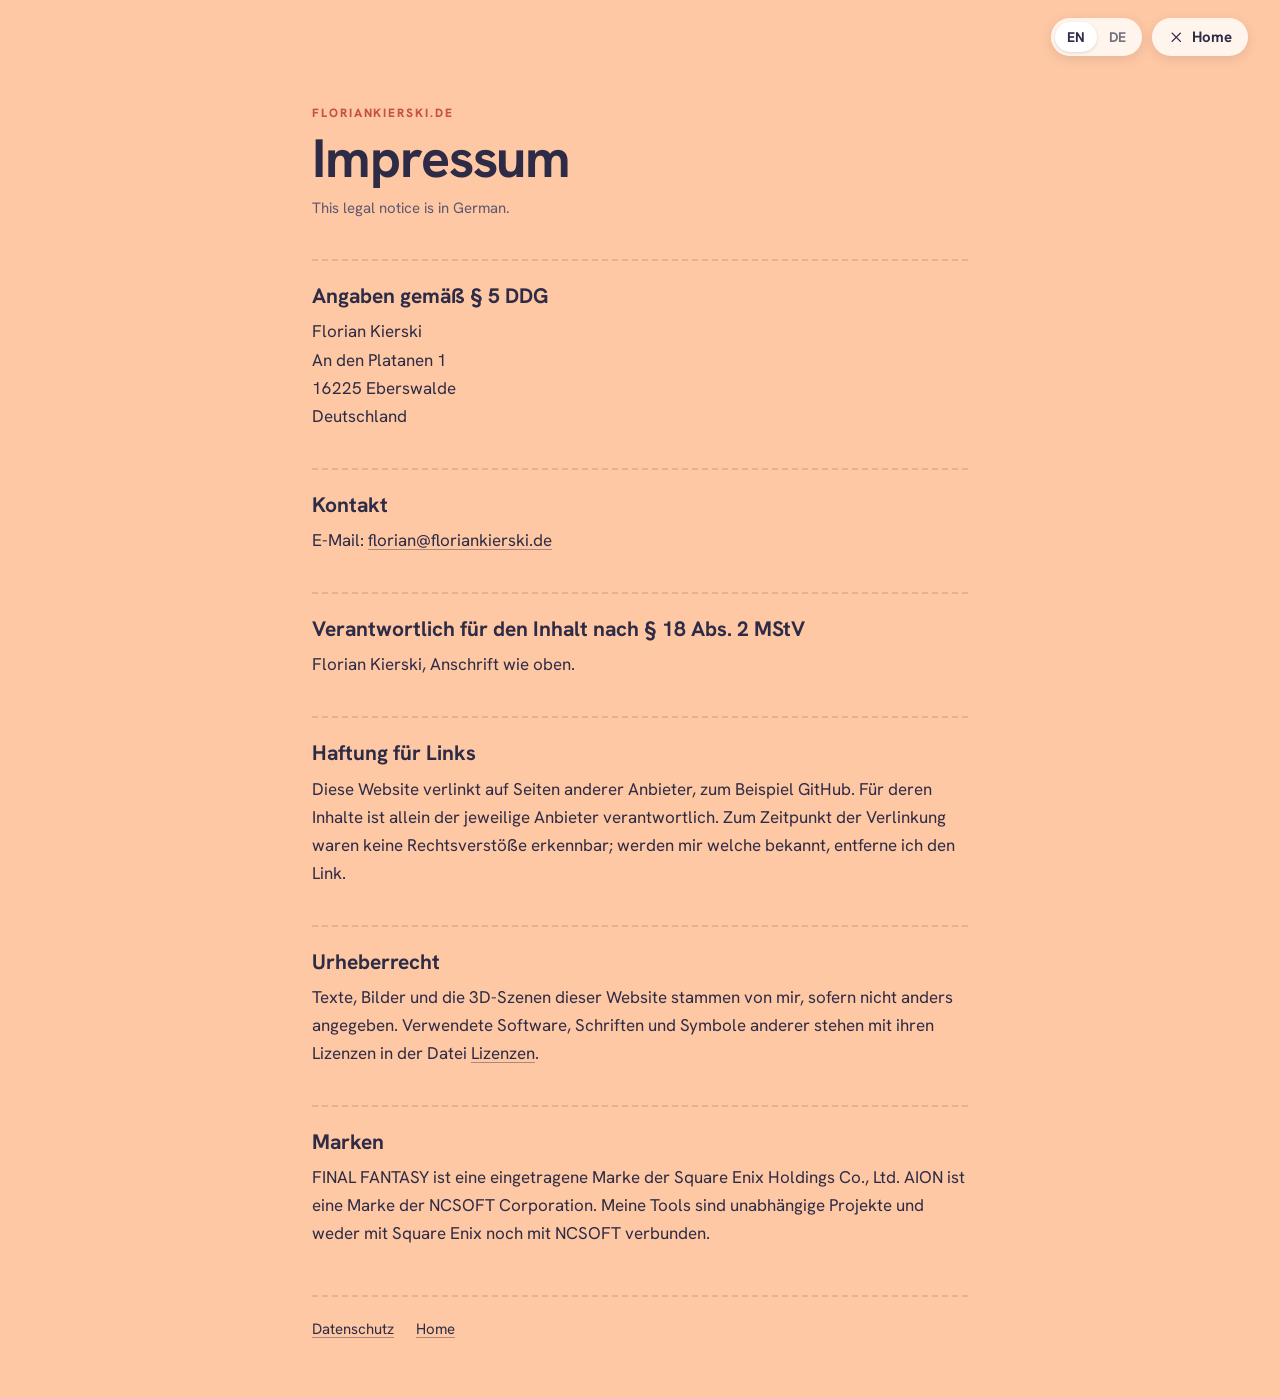
<file: impressum.html>
<!doctype html>
<html lang="en">
<head>
<meta charset="utf-8">
<meta name="viewport" content="width=device-width, initial-scale=1">
<link rel="icon" href="icons/favicon.svg" type="image/svg+xml">
<link rel="icon" href="icons/favicon.png" type="image/png" sizes="32x32">
<link rel="apple-touch-icon" href="apple-touch-icon.png">
<title>Impressum · Florian Kierski</title>
<meta name="description" content="Impressum von floriankierski.de">
<meta name="robots" content="noindex">
<!-- Impressum (Livegang F, Runde 98): Text mit Platzhaltern, Florian lässt ihn prüfen (keine Rechtsberatung). Seine
     Anschrift steht nur hier. In der Gasse als Karte (?seite=impressum), direkt aufgerufen allein lesbar. -->
<script>
  try {
    const q = new URLSearchParams(location.search).get('lang');
    const de = q ? q === 'de' : localStorage.getItem('nullAlleySprache') === 'de';
    if (de) { document.documentElement.dataset.sprache = 'de'; document.documentElement.lang = 'de'; }
  } catch (e) { /* Englisch */ }
  if (window.parent !== window && new URLSearchParams(location.search).has('eingebettet')) {
    document.documentElement.classList.add('eingebettet');
  }
</script>
<link rel="stylesheet" href="schriften/schriften.css">
<link rel="stylesheet" href="css/recht.css">
</head>
<body>
<nav class="leiste" aria-label="Navigation">
  <div class="sprache" role="group" aria-label="Language / Sprache">
    <button type="button" data-sprache="en">EN</button><button type="button" data-sprache="de">DE</button>
  </div>
  <a class="pille heim" href="./" title="Florian Kierski">
    <svg class="sym" viewBox="0 0 24 24" aria-hidden="true"><path d="M18 6 6 18" /><path d="m6 6 12 12" /></svg>Home</a>
</nav>

<main lang="de-DE">   <!-- der Text ist immer deutsch (lang="de" allein blendet die Sprachregel aus) -->
  <p class="kicker">floriankierski.de</p>
  <h1>Impressum</h1>
  <p class="hinweis" lang="en">This legal notice is in German.</p>

  <h2>Angaben gemäß § 5 DDG</h2>
  <address>
    Florian Kierski<br>
    An den Platanen 1<br>
    16225 Eberswalde<br>
    Deutschland
  </address>

  <h2>Kontakt</h2>
  <p>E-Mail: <a href="mailto:florian@floriankierski.de">florian@floriankierski.de</a></p>

  <h2>Verantwortlich für den Inhalt nach § 18 Abs. 2 MStV</h2>
  <p>Florian Kierski, Anschrift wie oben.</p>

  <h2>Haftung für Links</h2>
  <p>Diese Website verlinkt auf Seiten anderer Anbieter, zum Beispiel GitHub. Für deren Inhalte ist allein der jeweilige
    Anbieter verantwortlich. Zum Zeitpunkt der Verlinkung waren keine Rechtsverstöße erkennbar; werden mir welche
    bekannt, entferne ich den Link.</p>

  <h2>Urheberrecht</h2>
  <p>Texte, Bilder und die 3D-Szenen dieser Website stammen von mir, sofern nicht anders angegeben. Verwendete Software,
    Schriften und Symbole anderer stehen mit ihren Lizenzen in der Datei
    <a href="lizenzen.txt" target="_blank" rel="noopener">Lizenzen</a>.</p>

  <h2>Marken</h2>
  <p>FINAL FANTASY ist eine eingetragene Marke der Square Enix Holdings Co., Ltd. AION ist eine Marke der NCSOFT
    Corporation. Meine Tools sind unabhängige Projekte und weder mit Square Enix noch mit NCSOFT verbunden.</p>

  <footer class="fuss">
    <a href="datenschutz.html" data-seite="datenschutz">Datenschutz</a>
    <a class="heim" href="./">Home</a>
  </footer>
</main>
<div class="balken" id="balken" aria-hidden="true"><i></i></div>

<script src="js/karte.js"></script>
<script src="js/recht.js"></script>
</body>
</html>
</file>
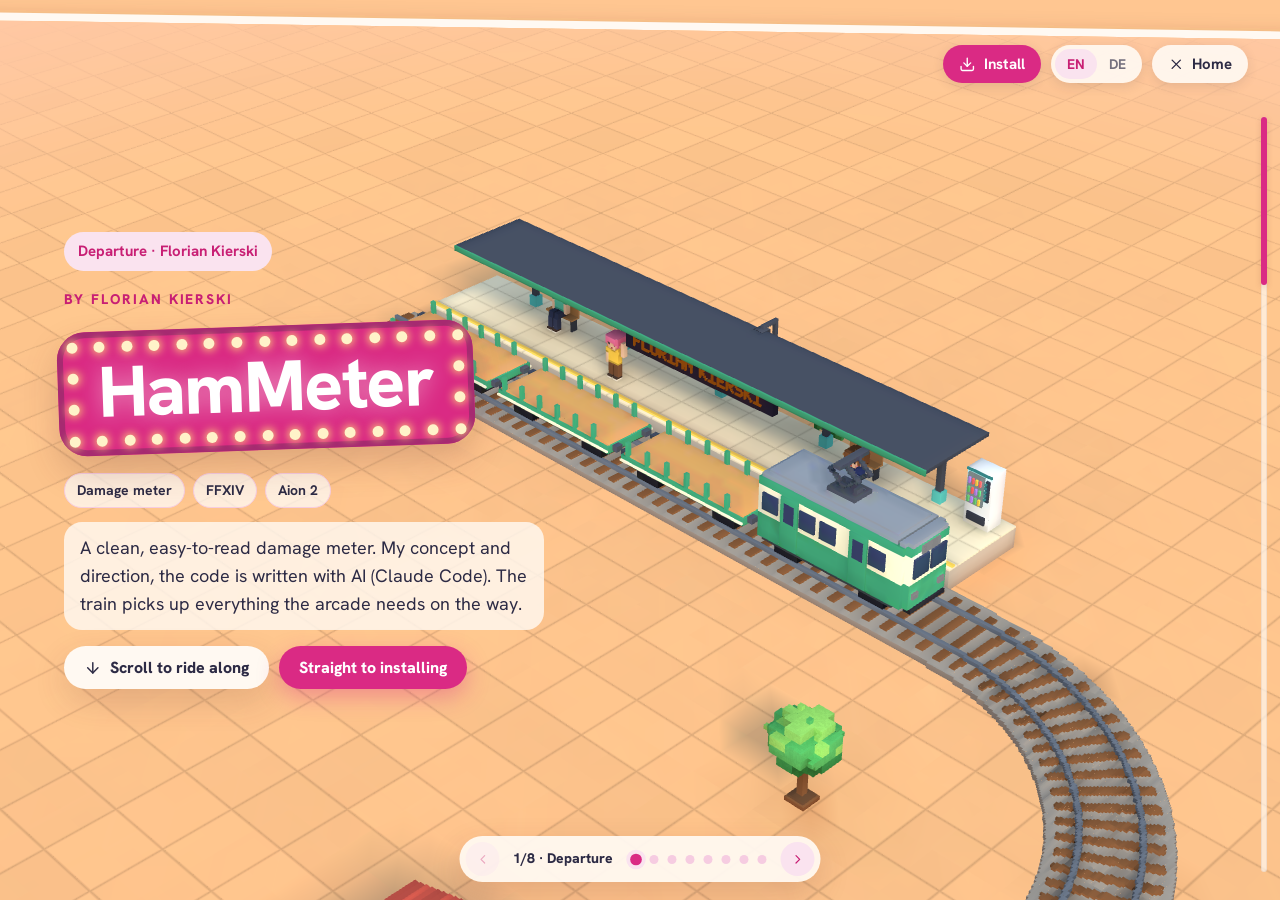
<file: null-meter-reise.html>
<!doctype html>
<html lang="en">
<head>
<meta charset="utf-8">
<meta name="viewport" content="width=device-width, initial-scale=1">
<link rel="icon" href="icons/favicon.svg" type="image/svg+xml">
<link rel="icon" href="icons/favicon.png" type="image/png" sizes="32x32">
<link rel="apple-touch-icon" href="apple-touch-icon.png">
<title>HamMeter · Florian Kierski</title>
<meta name="description" content="HamMeter: a clean, easy-to-read damage meter for FFXIV and Aion 2.">
<!-- Runde 56: die Null-Meter-Seite als Reise mit dem Lieferzug (Florian: Draufsicht, Strecke wie eine Reise, drei
     Güterwagen, Weiche mit zwei echten Ästen, Bilder auf einer Werbetafel). Runde 57 (Florians Feedback): Der Zug fährt
     beim ersten Scrollen los und fährt weich an und hält weich (Fahrt folgt dem Scrollen mit Trägheit, wie der Zug der
     Gasse), Weiche gleich hinter dem Stellwerk, auf jedem Ast Werbetafel mit den Bildern dieses Spiels, große
     Installations-Haltestelle mit „Erledigt“ je Schritt (jeder lädt seinen Teil, wer weiterscrollt, nimmt den Rest so
     mit), nichts wird mehr ausgegraut. Runde 58: einmal scrollen = nächster Halt (Rasten), Punkte der Karten auf den
     Häusern, Karten nie am Bildschirmrand. Welt aus 3d/diorama/strecke.py (→ 3d/web/out/strecke.glb und .json), die
     Spielhalle aus der Raum-Vignette 3d/web/out/raum_spielhalle.glb. Inhalte nur aus den Repos (README, CHANGELOG).
     Vorschau-Server. -->
<script>
  try {
    const q = new URLSearchParams(location.search).get('lang');
    const de = q ? q === 'de' : localStorage.getItem('nullAlleySprache') === 'de';
    if (de) { document.documentElement.dataset.sprache = 'de'; document.documentElement.lang = 'de'; }
  } catch (e) { /* Englisch */ }
  // Runde 62: als Karte über der Gasse (diorama-web-test.html, iframe mit ?eingebettet)
  if (window.parent !== window && new URLSearchParams(location.search).has('eingebettet')) {
    document.documentElement.classList.add('eingebettet');
  }
  // Runde 75 (Florian): Unterseiten erscheinen immer als Karte über der Gasse. Direkt aufgerufen geht es dorthin, ein
  // Halt kommt mit (?halt=…); mit ?allein bleibt die Reise allein, zum Testen.
  else if (window.parent === window && !new URLSearchParams(location.search).has('allein')) {
    const halt = new URLSearchParams(location.search).get('halt');
    location.replace('./?seite=null-meter' + (halt ? '&halt=' + encodeURIComponent(halt) : ''));
  }
</script>
<link rel="stylesheet" href="schriften/schriften.css">
<style>
  :root {
    --hg: #FFC8A4; --papier: #fff9f2;
    --k: #da2a84; --k-text: #c81f74; --k-dunkel: color-mix(in srgb, var(--k) 70%, #2d2b45);
    --k-flaeche: color-mix(in srgb, var(--k) 6%, var(--papier));
    --k-hell: color-mix(in srgb, var(--k) 13%, #fff); --k-rand: color-mix(in srgb, var(--k) 24%, #fff);
    --tinte: #2d2b45; --tinte2: #5d5770; --birne: #fff3c9; --gruen: #2f9e76; --gruen-hell: #e2f5ec;
    --neon-grund: #1d1a2c; --neon-pink: #ff8fd0; --neon-cyan: #85f3ff;
    --schatten: 0 12px 32px rgba(107, 51, 49, .16);
    --nachoben-unten: 18px;                                /* Knopf „nach oben“ auf Höhe des Fahrplans (Runde 95) */
  }
  :root[data-sprache="de"] [lang="en"]:not(html), :root:not([data-sprache="de"]) [lang="de"]:not(html) { display: none !important; }
  * { box-sizing: border-box; }
  html, body { margin: 0; background: var(--hg); }
  html { scroll-snap-type: y mandatory; }                     /* eine Raste je Halt (Runde 58) */
  .raste { position: absolute; left: 0; width: 1px; height: 1px; scroll-snap-align: start; scroll-snap-stop: always; }
  body { color: var(--tinte); font: 18px/1.55 'Hanken Grotesk', system-ui, sans-serif; overflow-x: clip; }
  a { color: var(--k-text); }
  button { font-family: inherit; }
  svg.sym { width: 1.1em; height: 1.1em; flex: none; fill: none; stroke: currentColor; stroke-width: 2;
    stroke-linecap: round; stroke-linejoin: round; }
  #welt { position: fixed; inset: 0; width: 100%; height: 100%; display: block; }
  .bahn { position: relative; pointer-events: none; }
  #linien { position: fixed; inset: 0; width: 100%; height: 100%; pointer-events: none; }
  #linien line { stroke: var(--k); stroke-width: 3; stroke-linecap: round; stroke-dasharray: 0.1 9; }
  #linien circle { fill: #fff; stroke: var(--k); stroke-width: 4; }

  .leiste { position: fixed; top: 0; left: 0; right: 0; z-index: 8; display: flex; justify-content: flex-end;
    align-items: center; gap: 10px; padding: 18px clamp(16px, 3vw, 32px); pointer-events: none; }
  .leiste > * { pointer-events: auto; }
  :root.eingebettet { --hg: #FFC691; }                        /* Boden oben, wie die Fläche hinter der Karte (Gasse) */
  .eingebettet .leiste { padding-top: 24px; }                /* oben rechts schneidet die schräge Kante des Blatts */
  html.eingebettet { scrollbar-width: none; }                 /* im Blatt ohne Scrollbalken (der Fahrplan zeigt den Stand) */
  html.eingebettet::-webkit-scrollbar { display: none; }
  .pille { display: inline-flex; align-items: center; gap: 8px; padding: 10px 16px; border-radius: 999px; border: 0;
    background: rgba(255, 249, 242, .92); color: var(--tinte); font: 700 15px/1.2 'Hanken Grotesk', system-ui, sans-serif;
    text-decoration: none; box-shadow: 0 3px 12px rgba(45, 43, 69, .12); cursor: pointer; white-space: nowrap; }
  .pille.pink { background: var(--k); color: #fff; }
  .rechts { display: flex; gap: 10px; align-items: center; }
  .sprache { display: inline-flex; padding: 4px; border-radius: 999px; background: rgba(255, 249, 242, .92);
    box-shadow: 0 3px 12px rgba(45, 43, 69, .12); }
  .sprache button { border: 0; background: none; font: 700 14px/1 'Hanken Grotesk', system-ui, sans-serif;
    color: var(--tinte); padding: 8px 12px; border-radius: 999px; cursor: pointer; opacity: .65; }
  .sprache button[aria-pressed="true"] { background: var(--k-hell); color: var(--k-text); opacity: 1; }

  /* Abfahrt: Titel als Leuchtschild, fährt mit dem Zug davon */
  .titel { position: fixed; left: clamp(16px, 5vw, 80px); top: 50%; z-index: 5; max-width: 480px;
    transform: translateY(-50%); will-change: opacity, translate; }
  .ort { display: inline-flex; align-items: center; gap: 8px; padding: 8px 14px; border-radius: 999px;
    background: var(--k-hell); color: var(--k-text); font-weight: 700; font-size: 15px; }
  .kicker { margin: 18px 0 0; font-size: 14px; font-weight: 800; letter-spacing: .14em; text-transform: uppercase; color: var(--k-text); }
  .schild-titel { position: relative; display: inline-block; margin: 16px 0 8px -6px; padding: 26px 40px 30px; border-radius: 28px;
    background: var(--k); transform: rotate(-2deg); box-shadow: inset 0 0 0 6px var(--k-dunkel), 0 16px 34px rgba(107, 51, 49, .22); }
  .schild-titel h1 { position: relative; margin: 0; color: #fff; font-size: clamp(46px, 5.6vw, 78px); line-height: .95; font-weight: 800;
    letter-spacing: -.02em; text-shadow: 0 0 22px rgba(255, 255, 255, .45); white-space: nowrap; }
  .birnen { position: absolute; inset: 0; pointer-events: none; }
  .birnen i { position: absolute; width: 11px; height: 11px; margin: -5.5px; border-radius: 50%; background: var(--birne);
    box-shadow: 0 0 8px 2px rgba(255, 214, 120, .85); animation: lauf 1.5s infinite; animation-delay: calc(var(--n) * -.5s); }
  @keyframes lauf { 0%, 64% { opacity: 1; } 66%, 100% { opacity: .38; } }
  .unter { display: flex; flex-wrap: wrap; gap: 8px; margin: 14px 0 0; padding: 0; list-style: none; }
  .unter li { padding: 6px 12px; border-radius: 999px; border: 1.5px solid var(--k-rand); background: rgba(255, 255, 255, .7);
    font-weight: 700; font-size: 14px; }
  .titel p.intro { margin: 14px 0 0; font-size: 18px; background: rgba(255, 249, 242, .82); border-radius: 18px; padding: 12px 16px; }
  .titel .knoepfe { display: flex; flex-wrap: wrap; gap: 10px; margin-top: 16px; }
  .knopf { display: inline-flex; align-items: center; gap: 8px; padding: 13px 20px; border-radius: 999px; border: 0;
    font: 800 16px/1.1 'Hanken Grotesk', system-ui, sans-serif; text-decoration: none; cursor: pointer; transition: transform .15s; }
  .knopf:hover { transform: translateY(-2px); }
  .knopf.voll { background: var(--k); color: #fff; box-shadow: 0 8px 22px color-mix(in srgb, var(--k) 35%, transparent); }
  .knopf.leer { background: var(--papier); color: var(--tinte); box-shadow: var(--schatten); }
  .knopf.klein { padding: 9px 16px; font-size: 15px; box-shadow: 0 5px 14px color-mix(in srgb, var(--k) 30%, transparent); }
  .los .sym { animation: wippen 1.8s ease-in-out infinite; }
  @keyframes wippen { 50% { transform: translateY(4px); } }

  /* Karten an den Halten, mit gepunkteter Linie zum Halt */
  .karte { position: fixed; left: 0; top: 0; z-index: 4; width: min(400px, calc(100vw - 32px)); max-height: calc(100vh - 170px);
    overflow: auto; padding: 20px 22px; border-radius: 28px; background: var(--papier); box-shadow: var(--schatten);
    opacity: 0; pointer-events: none; will-change: transform, opacity; scrollbar-width: thin; }
  .karte.an { pointer-events: auto; }
  /* Ohne WebGL (Livegang H, siehe ohne3d im Skript): Titel und Halte untereinander, kein Zug, kein Fahrplan, keine
     Hinweise auf Fracht und Zug */
  .ohne-3d #welt, .ohne-3d #linien, .ohne-3d #marken, .ohne-3d .laden, .ohne-3d .fahrplan, .ohne-3d .bahn,
  .ohne-3d .balken, .ohne-3d .titel .los, .ohne-3d .dazu, .ohne-3d #k-stellwerk .hinweis, .ohne-3d .nur-3d {
    display: none !important; }
  html.ohne-3d { scroll-snap-type: none; }
  .ohne-3d .leiste { position: absolute; }                    /* scrollt mit, lag sonst über den Karten */
  .ohne-3d .titel { position: relative; left: auto; top: auto; transform: none; translate: none; opacity: 1 !important;
    max-width: 640px; margin: 0 auto; padding: 104px 16px 28px; }
  .ohne-3d #karten { display: flex; flex-direction: column; gap: 18px; max-width: 640px; margin: 0 auto;
    padding: 0 16px 96px; }
  .ohne-3d .karte { position: relative; left: auto; top: auto; width: auto; max-height: none; overflow: visible;
    opacity: 1 !important; transform: none !important; pointer-events: auto; }
  .ohne-3d .spiel.gewaehlt { border-color: var(--k); }
  .karte .halt { display: inline-flex; align-items: center; gap: 6px; padding: 4px 11px; border-radius: 10px; background: var(--k);
    color: #fff; font-size: 13px; font-weight: 800; }
  .karte h2 { margin: 10px 0 6px; font-size: 28px; line-height: 1.1; font-weight: 800; }
  .karte p { margin: 0 0 8px; }
  .karte .vor { color: var(--tinte2); font-size: 16px; }
  .karte ul, .karte ol { margin: 0; padding-left: 20px; font-size: 16px; }
  .karte li + li { margin-top: 5px; }
  .dazu { display: inline-flex; margin-top: 12px; padding: 5px 12px; border-radius: 999px; background: var(--k-hell);
    color: var(--k-text); font-weight: 800; font-size: 14px; }
  .karte.feier, .karte.dunkel { background: var(--neon-grund); color: #f4f1ff; }
  .karte.feier h2 { color: #fff; text-shadow: 0 0 14px var(--neon-pink); }
  .karte.dunkel .vor, .karte.feier .vor { color: #c9c4e0; }
  .karte.feier .dazu, .karte.dunkel .dazu { background: rgba(255, 143, 208, .16); color: var(--neon-pink); }
  .merkmale { display: grid; gap: 8px; }
  .ticket { display: flex; gap: 10px; align-items: flex-start; padding: 10px 18px; background: #ffd97a; color: #4a2b14;
    -webkit-mask: radial-gradient(circle 8px at 0 50%, #0000 97%, #000) left / 51% 100% no-repeat,
                  radial-gradient(circle 8px at 100% 50%, #0000 97%, #000) right / 51% 100% no-repeat;
            mask: radial-gradient(circle 8px at 0 50%, #0000 97%, #000) left / 51% 100% no-repeat,
                  radial-gradient(circle 8px at 100% 50%, #0000 97%, #000) right / 51% 100% no-repeat;
    outline: 2px dashed rgba(122, 64, 20, .35); outline-offset: -6px; font-size: 15px; line-height: 1.35; }
  .ticket:nth-child(odd) { transform: rotate(-1deg); } .ticket:nth-child(3n) { background: #ffc46b; }
  .ticket b { display: block; font-size: 15px; }
  .spiele { display: grid; grid-template-columns: minmax(0, 1fr) minmax(0, 1fr); gap: 10px; margin-top: 12px; }
  /* Spielwahl (Runde 59): zwei gleichwertige Knöpfe, keiner vorausgewählt; ein Klick stellt die Weiche und fährt los */
  .spiel { display: flex; flex-direction: column; text-align: left; padding: 12px 14px; border-radius: 20px;
    border: 2px solid var(--k-rand); background: #fff; color: inherit; font: inherit; cursor: pointer;
    transition: transform .15s, border-color .15s, box-shadow .15s; }
  .spiel:hover, .spiel:focus-visible { transform: translateY(-2px) rotate(-1deg); border-color: var(--k);
    box-shadow: 0 8px 18px color-mix(in srgb, var(--k) 18%, transparent); outline: none; }
  .spiel b { display: block; font-size: 19px; font-weight: 800; }
  .spiel span.t { display: block; margin-top: 2px; font-size: 14px; line-height: 1.35; color: var(--tinte2); flex: 1; }
  .spiel .los-knopf { align-self: flex-start; display: inline-flex; align-items: center; gap: 6px; margin-top: 10px;
    padding: 7px 13px; border-radius: 999px; background: var(--k); color: #fff; font-size: 14px; font-weight: 800; }
  .spiel:hover .los-knopf .sym, .spiel:focus-visible .los-knopf .sym { transform: translateX(3px); }
  .los-knopf .sym { transition: transform .15s; }
  :root[data-ast="F"] [data-nur="A"], :root[data-ast="A"] [data-nur="F"] { display: none; }
  .neon { position: relative; margin: 10px 0 4px; padding: 12px 14px; border-radius: 16px; background: var(--neon-grund);
    color: var(--neon-cyan); font: 14px/1.6 ui-monospace, 'Cascadia Mono', Consolas, monospace; overflow-x: auto; }
  .karte.dunkel .neon { background: #2a2540; }
  .neon b { color: var(--neon-pink); font-weight: 400; }
  .neon.url { display: flex; align-items: center; gap: 10px; padding: 6px 6px 6px 14px; }
  .neon.url .repo { flex: 1; min-width: 0; overflow-x: auto; white-space: nowrap; scrollbar-width: none; }
  .kopieren { flex: none; border: 0; border-radius: 999px; padding: 8px 12px; background: rgba(255, 255, 255, .14); color: #fff;
    font: 700 13px/1 'Hanken Grotesk', system-ui, sans-serif; cursor: pointer; }
  code { font: .9em ui-monospace, 'Cascadia Mono', Consolas, monospace; background: var(--k-hell); padding: 1px 5px; border-radius: 6px; }
  .befehle { display: grid; grid-template-columns: max-content 1fr; gap: 4px 14px; margin: 0; }
  .befehle dd { margin: 0; }
  .zwei { display: grid; grid-template-columns: minmax(0, 1fr) minmax(0, 1fr); gap: 10px; margin-bottom: 12px; }
  .kasten { padding: 12px 14px; border-radius: 18px; background: var(--k-flaeche); font-size: 15px; }
  .kasten h3 { margin: 0; font-size: 16px; }
  .kasten .nr { font-size: 26px; font-weight: 800; color: var(--k-text); line-height: 1.1; }
  .kasten ul { margin-top: 6px; font-size: 14px; }
  details { padding: 10px 14px; border-radius: 16px; background: var(--k-flaeche); font-size: 15px; }
  details + details { margin-top: 8px; }
  summary { cursor: pointer; font-weight: 800; }
  details p { margin: 6px 0 0 !important; color: var(--tinte2); }
  details ul { margin-top: 6px !important; font-size: 14px !important; color: var(--tinte2); }
  .karte.feier .knoepfe { display: flex; flex-wrap: wrap; gap: 8px; margin-top: 12px; }
  .karte.feier .knopf.leer { background: rgba(255, 255, 255, .12); color: #fff; box-shadow: none; }
  .chips { display: flex; flex-wrap: wrap; gap: 6px; margin: 12px 0 0; padding: 0 !important; list-style: none; }
  .chips li { padding: 4px 10px; border-radius: 999px; background: #fff; border: 1.5px solid var(--k-rand); font-size: 13px; font-weight: 700; }
  .karte .chips li + li { margin-top: 0; }

  /* Installation (Runde 57): Schritte zum Abhaken, jeder lädt seinen Teil auf den Zug */
  .guide { list-style: none; margin: 12px 0 0; padding: 0 !important; display: grid; grid-template-columns: minmax(0, 1fr); gap: 8px;
    font-size: 15px !important; }
  .karte .guide li + li { margin-top: 0; }
  .guide li { display: flex; gap: 10px; align-items: flex-start; padding: 10px 12px; border-radius: 18px; background: var(--k-flaeche);
    transition: background .25s, box-shadow .25s; }
  .guide .nr { flex: none; display: grid; place-items: center; width: 28px; height: 28px; border-radius: 50%; background: #fff;
    border: 2px solid var(--k-rand); color: var(--k-text); font-weight: 800; font-size: 14px; }
  .guide li > div { min-width: 0; flex: 1; padding-top: 3px; }
  .guide li.jetzt { background: #fff; box-shadow: 0 0 0 3px var(--k-hell), 0 6px 16px rgba(107, 51, 49, .1); }
  .guide li.jetzt .nr { background: var(--k); border-color: var(--k); color: #fff; }
  .guide li.fertig .nr { background: var(--gruen); border-color: var(--gruen); color: #fff; }
  .tun { display: flex; flex-wrap: wrap; gap: 8px; align-items: center; margin-top: 10px; }
  .tun .dazu { margin-top: 0; }
  .link { border: 0; background: none; padding: 4px 0; color: var(--k-text); font: 700 14px/1.2 'Hanken Grotesk', system-ui, sans-serif;
    text-decoration: underline; text-underline-offset: 3px; cursor: pointer; }
  .guide-leiste { display: flex; flex-wrap: wrap; gap: 4px 16px; margin-top: 6px; }
  .hinweis { color: var(--tinte2); font-size: 14px; margin: 10px 0 0 !important; }
  .fertig-text { margin: 12px 0 0 !important; padding: 10px 14px; border-radius: 16px; background: var(--gruen-hell); color: #1d6a4e;
    font-weight: 700; font-size: 15px; }
  #marken { position: fixed; inset: 0; z-index: 3; pointer-events: none; }
  /* Nummern über der wartenden Fracht: klein, nur der Schritt, der dran ist, groß und pink */
  .marke { position: absolute; left: 0; top: 0; display: grid; place-items: center; width: 22px; height: 22px; margin: -11px 0 0 -11px;
    border-radius: 50%; background: #fff; border: 2px solid var(--k-rand); color: var(--k-text); font-weight: 800; font-size: 12px;
    box-shadow: 0 3px 8px rgba(45, 43, 69, .16); opacity: 0; will-change: transform, opacity; }
  .marke.jetzt { z-index: 1; width: 32px; height: 32px; margin: -16px 0 0 -16px; border: 3px solid var(--k); background: var(--k);
    color: #fff; font-size: 15px; animation: puls 1.6s ease-in-out infinite; }
  @keyframes puls { 50% { box-shadow: 0 0 0 7px color-mix(in srgb, var(--k) 22%, transparent), 0 4px 10px rgba(45, 43, 69, .2); } }

  /* Fahrplan (Runde 59): Pfeile zum vorigen und nächsten Halt, Punkte springen direkt hin (der Zug fährt durch) */
  .fahrplan { position: fixed; left: 50%; bottom: 18px; z-index: 6; transform: translateX(-50%); display: inline-flex;
    align-items: center; gap: 10px; padding: 6px; border-radius: 999px; background: rgba(255, 249, 242, .94);
    box-shadow: var(--schatten); font-weight: 800; font-size: 14px; white-space: nowrap; max-width: calc(100vw - 32px);
    -webkit-user-select: none; user-select: none; }            /* schnelles Klicken markiert keinen Text (Runde 61) */
  #fahrplan-text { display: inline-block; text-align: center; }   /* Breite des längsten Halts, gesetzt im Skript */
  .fahrplan .pfeil { display: grid; place-items: center; width: 34px; height: 34px; padding: 0; border: 0; border-radius: 50%;
    background: var(--k-hell); color: var(--k-text); cursor: pointer; transition: background .15s, color .15s; }
  .fahrplan .pfeil:hover, .fahrplan .pfeil:focus-visible { background: var(--k); color: #fff; outline: none; }
  .fahrplan .pfeil:disabled { opacity: .35; cursor: default; background: var(--k-hell); color: var(--k-text); }
  .fahrplan .punkte { display: inline-flex; }
  .fahrplan .punkte button { display: grid; place-items: center; width: 18px; height: 24px; padding: 0; border: 0;
    background: none; cursor: pointer; }
  .fahrplan .punkte button::before { content: ''; width: 9px; height: 9px; border-radius: 50%; background: var(--k-rand);
    transition: transform .15s, box-shadow .15s; }
  .fahrplan .punkte button.da::before { background: var(--k); }
  .fahrplan .punkte button.hier::before { transform: scale(1.3); box-shadow: 0 0 0 3px var(--k-hell); }
  .fahrplan .punkte button:hover::before, .fahrplan .punkte button:focus-visible::before { transform: scale(1.5); }
  .fahrplan .punkte button:focus-visible { outline: none; }
  /* Runde 60: gewählter Halt, der Zug fährt gleich los: ein Ring füllt sich in der Pause (0,8 s) */
  @property --fuell { syntax: '<number>'; inherits: false; initial-value: 0; }
  .fahrplan .punkte button { position: relative; }
  .fahrplan .punkte button.wartet::after { content: ''; position: absolute; left: 50%; top: 50%; width: 20px; height: 20px;
    margin: -10px 0 0 -10px; border-radius: 50%; background: conic-gradient(var(--k) calc(var(--fuell) * 1turn), transparent 0);
    -webkit-mask: radial-gradient(circle, transparent 7.5px, #000 8px); mask: radial-gradient(circle, transparent 7.5px, #000 8px);
    animation: fuellen .8s linear forwards; }
  @keyframes fuellen { from { --fuell: 0; } to { --fuell: 1; } }
  .laden { position: fixed; inset: 0; z-index: 20; display: grid; place-items: center; background: var(--hg);
    font-weight: 800; color: var(--k-text); transition: opacity .6s; }
  .laden.weg { opacity: 0; pointer-events: none; }

  /* Eigener Scrollbalken in der Karte (Runde 67, Florian: ohne Balken fehlte das Feedback): innen am rechten Rand, runder
     heller Steg, Griff in der Ladenfarbe, beim Zeigen und Ziehen breiter. Ziehen oder Klicken wählt den Halt an der
     Stelle (wie eine Raste). Nur in der Karte; allein hat die Seite den Balken des Browsers. */
  .balken { display: none; }
  .eingebettet .balken { display: block; position: fixed; right: 8px; top: 96px; bottom: 28px; width: 16px; z-index: 9;
    cursor: pointer; touch-action: none; }
  .balken::before, .balken i { position: absolute; left: 50%; width: 6px; translate: -50% 0; border-radius: 999px; }
  .balken::before { content: ''; top: 0; bottom: 0; background: rgba(255, 249, 242, .7);
    box-shadow: inset 0 0 0 1px rgba(107, 51, 49, .07); transition: width .15s; }
  .balken i { top: 0; height: 40px; background: var(--k); box-shadow: 0 2px 6px rgba(107, 51, 49, .18);
    transition: width .15s; }
  .balken:hover::before, .balken.zieht::before, .balken:hover i, .balken.zieht i { width: 10px; }

  @media (max-width: 700px) {
    .titel { top: auto; bottom: 84px; transform: none; right: 16px; left: 16px; }
    .schild-titel { padding: 18px 26px 22px; }
    .titel p.intro { font-size: 15px; }
    .karte { width: calc(100% - 32px); max-height: 52vh; }   /* Lage (16 px Rand) setzt das Skript, Runde 102 */
    .fahrplan .punkte { display: none; }
    .eingebettet .balken { right: 3px; top: 84px; bottom: 96px; width: 12px; }
    .balken::before, .balken i { width: 4px; }
  }
  @media (prefers-reduced-motion: reduce) {
    .birnen i, .los .sym, .marke.jetzt { animation: none; }
    .fahrplan .punkte button.wartet::after { animation: none; --fuell: 1; }
  }
</style>
<script src="js/karte.js" defer></script>
<link rel="stylesheet" href="css/nachoben.css">
<script src="js/nachoben.js" defer></script>
<script type="importmap">
{ "imports": {
  "three": "./lib/three/build/three.module.min.js",
  "three/addons/": "./lib/three/examples/jsm/"
} }
</script>
</head>
<body>
<canvas id="welt" aria-label="The delivery train on its way to the arcade"></canvas>
<svg id="linien" aria-hidden="true"></svg>
<div id="marken" aria-hidden="true"></div>
<div class="laden" id="laden"><span lang="en">Loading the line …</span><span lang="de">Strecke lädt …</span></div>

<nav class="leiste" aria-label="Navigation">
  <div class="rechts">
    <button type="button" class="pille pink" data-zu="stellwerk">
      <svg class="sym" viewBox="0 0 24 24" aria-hidden="true"><path d="M12 15V3" /><path d="M21 15v4a2 2 0 0 1-2 2H5a2 2 0 0 1-2-2v-4" /><path d="m7 10 5 5 5-5" /></svg>
      <span lang="en">Install</span><span lang="de">Installieren</span></button>
    <div class="sprache" role="group" aria-label="Language / Sprache">
      <button type="button" data-sprache="en">EN</button><button type="button" data-sprache="de">DE</button>
    </div>
    <!-- Schließen rechts mit „Home“ (Florian, Runde 63; vorher links „✕ Null Alley“) -->
    <a class="pille heim" href="./" title="Florian Kierski">
      <svg class="sym" viewBox="0 0 24 24" aria-hidden="true"><path d="M18 6 6 18" /><path d="m6 6 12 12" /></svg>Home</a>
  </div>
</nav>

<div class="titel" id="titel">
  <span class="ort"><span lang="en">Departure · Florian Kierski</span><span lang="de">Abfahrt · Florian Kierski</span></span>
  <p class="kicker"><span lang="en">By Florian Kierski</span><span lang="de">Von Florian Kierski</span></p>
  <div class="schild-titel" id="schild-titel"><span class="birnen" aria-hidden="true"></span><h1>HamMeter</h1></div>
  <ul class="unter"><li><span lang="en">Damage meter</span><span lang="de">Damage Meter</span></li><li>FFXIV</li><li>Aion 2</li></ul>
  <p class="intro"><span lang="en">A clean, easy-to-read damage meter. My concept and direction, the code is
    written with AI (Claude Code). <span class="nur-3d">The train picks up everything the arcade needs on the way.</span></span>
    <span lang="de">Ein klares, gut lesbares Damage Meter. Konzept und Steuerung von mir, den Code schreibt
    KI (Claude Code). <span class="nur-3d">Der Zug holt unterwegs alles, was die Spielhalle braucht.</span></span></p>
  <div class="knoepfe">
    <span class="knopf leer los"><svg class="sym" viewBox="0 0 24 24" aria-hidden="true"><path d="M12 5v14" /><path d="m19 12-7 7-7-7" /></svg>
      <span lang="en">Scroll to ride along</span><span lang="de">Scrollen und mitfahren</span></span>
    <button type="button" class="knopf voll" data-zu="stellwerk"><span lang="en">Straight to installing</span><span lang="de">Direkt zum Installieren</span></button>
  </div>
</div>
<div id="karten"></div>
<nav class="fahrplan" id="fahrplan" aria-label="Stops / Halte">
  <button type="button" class="pfeil" data-weiter="-1" aria-label="Previous stop / Voriger Halt"><svg class="sym" viewBox="0 0 24 24" aria-hidden="true"><path d="m15 18-6-6 6-6" /></svg></button>
  <span id="fahrplan-text"></span><span class="punkte" id="fahrplan-punkte"></span>
  <button type="button" class="pfeil" data-weiter="1" aria-label="Next stop / Nächster Halt"><svg class="sym" viewBox="0 0 24 24" aria-hidden="true"><path d="m9 18 6-6-6-6" /></svg></button>
</nav>
<div class="bahn" id="bahn"></div>
<div class="balken" id="balken" aria-hidden="true"><i></i></div>

<script>
  (() => {                                                   // Glühbirnen ums Leuchtschild (ohne 3D)
    const titel = document.getElementById('schild-titel');
    const birnen = () => {
      const w = titel.offsetWidth, h = titel.offsetHeight, r = 15, abst = 27, p = [];
      const kante = (x0, y0, x1, y1) => {
        const n = Math.max(1, Math.round(Math.hypot(x1 - x0, y1 - y0) / abst));
        for (let i = 0; i < n; i++) p.push([x0 + (x1 - x0) * i / n, y0 + (y1 - y0) * i / n]);
      };
      kante(r, r, w - r, r); kante(w - r, r, w - r, h - r); kante(w - r, h - r, r, h - r); kante(r, h - r, r, r);
      titel.querySelector('.birnen').innerHTML = p.map(([x, y], i) => `<i style="left:${x}px;top:${y}px;--n:${i % 3}"></i>`).join('');
    };
    birnen();
    if (document.fonts) document.fonts.ready.then(birnen);
    addEventListener('resize', birnen);                       // Schild ändert mit der Breite seine Größe
  })();
</script>

<script type="module">
import * as THREE from 'three';
import { gemeinsam, voxelMaterial, bereite } from './js/voxel.js';
import { glbLader } from './js/laden.js';

const RUHIG = matchMedia('(prefers-reduced-motion: reduce)').matches;
const V3 = THREE.Vector3, Y = new V3(0, 1, 0);
const clamp = (x, a, b) => Math.min(b, Math.max(a, x));
const glatt = k => k * k * (3 - 2 * k);
const backOut = k => { const c = 1.70158; return 1 + (c + 1) * (k - 1) ** 3 + c * (k - 1) ** 2; };
const $ = id => document.getElementById(id);
const root = document.documentElement;
const L = (en, de) => `<span lang="en">${en}</span><span lang="de">${de}</span>`;
const de = () => root.dataset.sprache === 'de';
let OHNE3D = false;                                           // ohne WebGL (Livegang H, ohne3d unten)

// ---------------------------------------------------------------- Als Karte über der Gasse (Runde 62, karte.js)
// Die Gasse zeigt diese Seite in einem Blatt (iframe). Meldungen an sie: bereit (erstes Bild), schliessen (✕ Home
// oder Esc), sprache. Von ihr: pause/weiter (Blatt zu/auf, dann zeichnet die Seite nicht) und sprache.
const EINGEBETTET = KARTE.eingebettet, melde = KARTE.melde;
let pausiert = false;
KARTE.verbinde({ pause: an => { pausiert = an; } });

// ---------------------------------------------------------------- Weg und erledigte Schritte (im Browser gemerkt)
const SPEICHER = 'nullMeterReise';
let ast = 'F', erledigt = { F: 0, A: 0 };
try {
  const g = JSON.parse(localStorage.getItem(SPEICHER) || 'null');
  if (g && (g.ast === 'F' || g.ast === 'A')) ast = g.ast;
  if (g && g.erledigt) erledigt = { F: Math.max(0, +g.erledigt.F || 0), A: Math.max(0, +g.erledigt.A || 0) };
} catch (e) { /* ohne Speicher */ }
function merke() { try { localStorage.setItem(SPEICHER, JSON.stringify({ ast, erledigt })); } catch (e) { /* egal */ } }

// ---------------------------------------------------------------- Inhalte (nur aus den Repos: README, CHANGELOG)
const IINACT = 'https://github.com/marzent/IINACT', NPCAP = 'https://npcap.com/#download';
const GH_F = 'https://github.com/NennMichSchinken/HamMeter', GH_A = 'https://github.com/NennMichSchinken/HamMeter-Aion2';
const REPO = 'https://raw.githubusercontent.com/NennMichSchinken/HamMeter/main/repo.json';
const repoKasten = `<div class="neon url"><span class="repo">${REPO}</span><button type="button" class="kopieren">${L('Copy', 'Kopieren')}</button></div>`;
const dazu = d => `<span class="dazu">+ ${d}</span>`;
const SPIEL = { F: 'FFXIV', A: 'Aion 2' };
const SCHRITTE = {
  F: [L('In game, open the Dalamud settings with <code>/xlsettings</code>.', 'Im Spiel die Dalamud-Einstellungen öffnen mit <code>/xlsettings</code>.'),
      L('Go to the <strong>Experimental</strong> tab.', 'Zum Reiter <strong>Experimental</strong> gehen.'),
      L('Under <strong>Custom Plugin Repositories</strong>, add this address:', 'Unter <strong>Custom Plugin Repositories</strong> diese Adresse eintragen:') + repoKasten,
      L('Click <strong>+</strong>, then <strong>Save</strong>.', 'Auf <strong>+</strong> klicken, dann <strong>Save</strong>.'),
      L('Open the plugin installer with <code>/xlplugins</code>, search for <strong>HamMeter</strong> and install it.', 'Den Plugin-Installer öffnen mit <code>/xlplugins</code>, nach <strong>HamMeter</strong> suchen und installieren.'),
      L('Make sure IINACT is installed and running.', 'Darauf achten, dass IINACT installiert ist und läuft.')],
  A: [L(`<strong>Download</strong> <code>HamMeter-Setup-&lt;version&gt;.exe</code> from the <a href="${GH_A}/releases/latest">latest release</a> and run it.`,
        `<strong>Lade</strong> <code>HamMeter-Setup-&lt;version&gt;.exe</code> vom <a href="${GH_A}/releases/latest">neuesten Release</a> und starte es.`),
      L('<strong>Pick “With Npcap”</strong> in the setup (recommended). The setup installs it for you and checks it.',
        '<strong>Wähle „With Npcap“</strong> im Setup (empfohlen). Das Setup installiert es für dich und prüft es.'),
      L('<strong>Set Aion 2 to borderless windowed</strong> and play. The meter shows up with your first fight.',
        '<strong>Stell Aion 2 auf rahmenloses Fenster</strong> und spiel. Das Meter erscheint mit deinem ersten Kampf.')],
};
const FRACHT_TEXT = {
  F: [L('claw machine', 'Greifautomat'), L('second claw machine', 'zweiter Greifautomat'), L('air hockey table', 'Airhockey-Tisch'),
      L('prize counter', 'Preistheke'), L('drinks machine', 'Getränkeautomat'), L('puck and mallets', 'Puck und Schläger')],
  A: [L('two claw machines', 'zwei Greifautomaten'), L('air hockey with puck and mallets', 'Airhockey mit Puck und Schlägern'),
      L('prize counter and drinks machine', 'Preistheke und Getränkeautomat')],
};
const BRAUCHST = {
  F: L(`You need <a href="${IINACT}">IINACT</a>, installed and running. HamMeter reads the encounter data from it over Dalamud IPC and does not parse the game itself.`,
       `Du brauchst <a href="${IINACT}">IINACT</a>, installiert und gestartet. HamMeter liest die Kampfdaten daraus über Dalamud IPC und liest das Spiel nicht selbst aus.`),
  A: L(`You need Windows 10 or 11 (64-bit) and Aion 2 in <strong>borderless windowed</strong> mode (no overlay can draw over exclusive fullscreen). <a href="${NPCAP}">Npcap</a> comes with the setup.`,
       `Du brauchst Windows 10 oder 11 (64 Bit) und Aion 2 im Modus <strong>rahmenloses Fenster</strong> (über exklusivem Vollbild kann kein Overlay zeichnen). <a href="${NPCAP}">Npcap</a> bringt das Setup mit.`),
};
const NACH = {
  F: '',
  A: `<p class="hinweis">${L("Without Npcap, HamMeter needs administrator rights on every start and VPNs or ping boosters don't work. Updates are offered inside HamMeter. Uninstall from <strong>Apps &amp; Features</strong>; nothing stays behind.",
    'Ohne Npcap braucht HamMeter bei jedem Start Administratorrechte, und VPNs oder Ping-Booster gehen nicht. Updates bietet HamMeter selbst an. Entfernen über <strong>Apps &amp; Features</strong>; nichts bleibt zurück.')}</p>`,
};
const TICKETS = [[L('Five metrics', 'Fünf Werte'), L('Damage done and taken, healing done and taken, deaths.', 'Schaden ausgeteilt und erlitten, Heilung gewirkt und erhalten, Tode.')],
  [L('Every fight', 'Jeder Kampf'), L('The current fight, overall and a history of past fights.', 'Der aktuelle Kampf, Gesamt und ein Verlauf früherer Kämpfe.')],
  [L('Fresh in every dungeon', 'Frisch in jedem Dungeon'), L('The meter starts empty when you enter instanced content.', 'Das Meter startet leer, wenn du eine Instanz betrittst.')],
  [L('Your colours', 'Eigene Farben'), L('Job or class icons, colours per job or class or per role.', 'Job- bzw. Klassensymbole, Farben je Job bzw. Klasse oder je Rolle.')],
  [L('Test mode', 'Testmodus'), L('Try the look without a fight.', 'Das Aussehen ausprobieren, ohne zu kämpfen.')]];
const halt = t => `<span class="halt">${t}</span>`;
function guide(a) {                                           // Installations-Karte: Schritte zum Abhaken
  const n = SCHRITTE[a].length, e = Math.min(erledigt[a], n);
  return `${halt(L(`${SPIEL[a]} · Installation`, `${SPIEL[a]} · Installation`))}<h2>${L('Install', 'Installieren')}</h2>
    <p class="vor">${BRAUCHST[a]}</p>
    <ol class="guide">${SCHRITTE[a].map((t, i) => `<li class="${i < e ? 'fertig' : i === e ? 'jetzt' : ''}">
      <span class="nr">${i < e ? '✓' : i + 1}</span><div>${t}${i === e ? `<div class="tun">
        <button type="button" class="knopf voll klein" data-erledigt="${a}">${L('Done', 'Erledigt')} ✓</button>${dazu(FRACHT_TEXT[a][i])}</div>` : ''}</div></li>`).join('')}</ol>
    ${OHNE3D ? (e >= n ? `<p class="fertig-text">${L('All steps done.', 'Alle Schritte erledigt.')}</p>`   // ohne Zug (Livegang H)
      : `<p class="hinweis">${L('Tick off each step when it is done.', 'Hak jeden Schritt ab, wenn er erledigt ist.')}</p>`)
      : e >= n ? `<p class="fertig-text">${L('All aboard! Scroll on, the train takes everything to the arcade.', 'Alles an Bord! Scroll weiter, der Zug bringt alles zur Spielhalle.')}</p>`
      : `<p class="hinweis">${L('Each step you finish loads its part onto the train. Just reading? Scroll on, the rest hops on by itself.', 'Jeder erledigte Schritt lädt seinen Teil auf den Zug. Nur am Lesen? Scroll weiter, der Rest springt von allein auf.')}</p>`}
    ${e > 0 ? `<div class="guide-leiste"><button type="button" class="link" data-zurueck="${a}">${L('Back one step', 'Einen Schritt zurück')}</button>
      <button type="button" class="link" data-neu="${a}">${L('Start over', 'Neu anfangen')}</button></div>` : ''}${NACH[a]}`;
}
const KARTEN = {
  depot: { html: () => `${halt(L('Depot', 'Depot'))}<h2>${L('What it does', 'Was es kann')}</h2>
    <p class="vor">${L('What both versions do, in FFXIV and in Aion 2.', 'Was beide Versionen können, in FFXIV und in Aion 2.')}</p>
    <div class="merkmale">${TICKETS.map(([b, t]) => `<div class="ticket"><div><b>${b}</b>${t}</div></div>`).join('')}</div>
    ${dazu(L('six arcade cabinets', 'sechs Spielautomaten'))}` },
  stellwerk: { html: () => `${halt(L('Signal box', 'Stellwerk'))}<h2>${L('Which game?', 'Welches Spiel?')}</h2>
    <p class="vor">${L('Two games, two ways. Pick yours: the switch is set and the train takes your branch with pictures, installation and tips for that game.',
      'Zwei Spiele, zwei Wege. Wähl deins: Die Weiche wird gestellt und der Zug fährt deinen Ast, mit Bildern, Installation und Tipps für dieses Spiel.')}</p>
    <div class="spiele">${['F', 'A'].map(a => `
      <button type="button" class="spiel" data-ast="${a}"><b>${SPIEL[a]}</b><span class="t">${a === 'F'
        ? L('A Dalamud plugin. Reads the encounter data from IINACT.', 'Ein Plugin für Dalamud. Liest die Kampfdaten von IINACT.')
        : L("An overlay on top of the game. Reads the game's network traffic.", 'Ein Overlay über dem Spiel. Liest den Netzwerkverkehr des Spiels.')}</span>
        <span class="los-knopf">${L('Ride on', 'Losfahren')}<svg class="sym" viewBox="0 0 24 24" aria-hidden="true"><path d="M5 12h14" /><path d="m12 5 7 7-7 7" /></svg></span></button>`).join('')}
    </div>
    <p class="hinweis">${L('Just scrolling on takes the', 'Einfach weiterscrollen fährt den')} <span data-nur="F">FFXIV</span><span data-nur="A">Aion 2</span> ${L('branch.', 'Ast.')}</p>
    ${dazu(L('dance machine and racing game', 'Tanzautomat und Rennspiel'))}` },
  werbung_F: { html: () => `${halt(L('FFXIV · Billboard', 'FFXIV · Werbetafel'))}<h2>${L('How it looks', 'So sieht es aus')}</h2>
    <p class="vor">${L('The FFXIV version: a clean, modern overlay with rounded bars and a customizable header.', 'Die Version für FFXIV: ein klares, modernes Overlay mit runden Balken und einstellbarer Kopfzeile.')}</p>
    <ul><li>${L('Extensive settings: sizes, spacing, opacity, colours and more.', 'Viele Einstellungen: Größen, Abstände, Deckkraft, Farben und mehr.')}</li>
      <li>${L("Since 1.0.3: job tags with a glass look, border and text follow each job's colour.", 'Seit 1.0.3: Job-Schilder im Glas-Look, Rand und Schrift folgen der Farbe des Jobs.')}</li></ul>
    ${dazu(L('the big screen', 'der große Schirm'))}` },
  werbung_A: { html: () => `${halt(L('Aion 2 · Billboard', 'Aion 2 · Werbetafel'))}<h2>${L('How it looks', 'So sieht es aus')}</h2>
    <p class="vor">${L('Version 0.4 in test mode: a boss fight with the skill details, and a bar opened for its top skills. Click a picture to enlarge it.',
      'Version 0.4 im Testmodus: ein Bosskampf mit den Skill-Details und eine aufgeklappte Leiste mit den Top-Skills. Klick auf ein Bild vergrößert es.')}</p>
    <ul><li>${L("<strong>Matches the game.</strong> Damage, crit, back attack, front attack, double, perfect and multi hit match the in-game damage analyzer, total and per skill.",
        '<strong>Passt zum Spiel.</strong> Schaden, Krit, Rückenangriff, Frontangriff, Doppel-, Perfekt- und Mehrfachtreffer stimmen mit dem Schadensanalysator im Spiel überein, gesamt und je Skill.')}</li>
      <li>${L('<strong>Made for groups.</strong> You and your party only, never players who are merely nearby.', '<strong>Für Gruppen gemacht.</strong> Nur du und deine Gruppe, nie Spieler, die bloß in der Nähe sind.')}</li>
      <li>${L('<strong>Skill details.</strong> Click a bar for the top skills, or open <em>Details</em> for every skill, the hit rates and a chart of the fight.',
        '<strong>Skill-Details.</strong> Klick auf eine Leiste zeigt die Top-Skills, <em>Details</em> jeden Skill, die Trefferquoten und einen Verlauf des Kampfs.')}</li>
      <li>${L('<strong>Every pack is its own fight.</strong> Walking between packs never lowers your DPS; bosses get a fight of their own with a crown.',
        '<strong>Jede Gruppe Gegner ist ein eigener Kampf.</strong> Laufwege senken deinen DPS nie; Bosse bekommen einen eigenen Kampf mit Krone.')}</li></ul>
    <ul class="chips"><li>${L('Signed self-updates', 'Signierte Updates')}</li><li>${L('Skill names in English or German', 'Skill-Namen auf Englisch oder Deutsch')}</li>
      <li>${L('Nine bar styles', 'Neun Balken-Stile')}</li><li>${L('Works with VPNs and ping boosters', 'Läuft mit VPNs und Ping-Boostern')}</li><li>${L('Sits in the tray', 'Sitzt im Infobereich')}</li></ul>
    ${dazu(L('the big screen', 'der große Schirm'))}` },
  install_F: { html: () => guide('F') },
  install_A: { html: () => guide('A') },
  kiosk_F: { klasse: 'dunkel', html: () => `${halt(L('FFXIV · Kiosk', 'FFXIV · Kiosk'))}<h2>${L('Commands', 'Befehle')}</h2>
    <div class="neon"><dl class="befehle">
      <dt><b>/hammeter</b> ${L('or', 'oder')} <b>/ham</b></dt><dd>${L('show or hide the meter', 'Meter ein- und ausblenden')}</dd>
      <dt><b>/hammeter config</b></dt><dd>${L('open the settings', 'Einstellungen öffnen')}</dd>
      <dt><b>/hammeter test</b></dt><dd>${L('test mode on or off', 'Testmodus an oder aus')}</dd>
      <dt><b>/hammeter clear</b></dt><dd>${L('reset the current data', 'aktuelle Daten zurücksetzen')}</dd>
      <dt><b>/hammeter end</b></dt><dd>${L('end the current IINACT encounter', 'aktuellen Kampf in IINACT beenden')}</dd></dl></div>
    ${dazu(L('the regulars get on', 'die Stammgäste steigen ein'))}` },
  sicher_A: { html: () => `${halt(L('Aion 2 · Gatehouse', 'Aion 2 · Wachhaus'))}<h2>${L('Safe by design', 'Sicher gebaut')}</h2>
    <p class="vor">${L('HamMeter touches as little as it can.', 'HamMeter greift so wenig ein wie möglich.')}</p>
    <ul><li>${L("<strong>Read-only.</strong> It reads the network packets of Aion2.exe's own connections and drops everything else. No game memory, no code injection, nothing sent to the game.",
        '<strong>Nur lesen.</strong> Es liest die Netzwerkpakete der eigenen Verbindungen von Aion2.exe und verwirft alles andere. Kein Spielspeicher, kein eingeschleuster Code, nichts geht ans Spiel.')}</li>
      <li>${L('<strong>No data leaves your PC.</strong> The only connection is the update check to GitHub on start, and you can turn it off.',
        '<strong>Keine Daten verlassen deinen PC.</strong> Die einzige Verbindung ist die Update-Prüfung bei GitHub beim Start, und die lässt sich abschalten.')}</li>
      <li>${L("<strong>Signed updates.</strong> <em>Update now</em> only runs a setup signed with the author's key.",
        '<strong>Signierte Updates.</strong> <em>Update now</em> startet nur ein Setup, das mit dem Schlüssel des Autors signiert ist.')}</li>
      <li>${L('<strong>No admin rights</strong> with Npcap. Nothing is stored except your settings; fights live in memory and are gone when HamMeter closes.',
        '<strong>Keine Administratorrechte</strong> mit Npcap. Gespeichert werden nur deine Einstellungen; Kämpfe liegen im Speicher und sind weg, wenn HamMeter schließt.')}</li></ul>
    ${dazu(L('the regulars get on', 'die Stammgäste steigen ein'))}` },
  info: { html: () => `${halt(L('Info', 'Info'))}<h2>${L('Latest versions', 'Neueste Versionen')}</h2>
    <div class="zwei"><div class="kasten"><h3>FFXIV</h3><div class="nr">1.0.3</div>${L('18 June 2026', '18. Juni 2026')}
      <p style="margin: 6px 0 0"><a href="${GH_F}/releases">${L('All releases', 'Alle Releases')}</a></p></div>
      <div class="kasten"><h3>Aion 2</h3><div class="nr">0.4.0</div>${L('9 October 2026', '9. Oktober 2026')}
      <p style="margin: 6px 0 0"><a href="${GH_A}/blob/main/CHANGELOG.md">${L('Changelog', 'Changelog')}</a></p></div></div>
    <details><summary>${L("What's new in Aion 2 0.4.0", 'Neu in Aion 2 0.4.0')}</summary><ul>
      <li>${L("Click a bar to see that player's top skills with crit, back attack and double hit rates.", 'Klick auf eine Leiste zeigt die Top-Skills dieses Spielers mit Krit-, Rückenangriffs- und Doppeltreffer-Quote.')}</li>
      <li>${L("<em>Details</em> opens a window with every skill, the hit rates (the same numbers as the game's damage analyzer) and a chart of DPS or healing over the fight, with your party and the boss's HP.",
        '<em>Details</em> öffnet ein Fenster mit jedem Skill, den Trefferquoten (dieselben Zahlen wie im Schadensanalysator des Spiels) und einem Verlauf von DPS oder Heilung über den Kampf, mit deiner Gruppe und den LP des Bosses.')}</li>
      <li>${L('Skill names in German or English.', 'Skill-Namen auf Deutsch oder Englisch.')}</li>
      <li>${L('Overall sums only the boss fights, the numbers to compare.', 'Gesamt zählt nur die Bosskämpfe, die Zahlen zum Vergleichen.')}</li>
      <li>${L('Fixed: Russian names show in full.', 'Behoben: Russische Namen erscheinen vollständig.')}</li>
      <li>${L("Fixed: hits are no longer lost now and then while capturing with Npcap. Checked against the game's damage analyzer: every boss matches.",
        'Behoben: Mit Npcap gehen keine Treffer mehr verloren. Geprüft gegen den Schadensanalysator des Spiels: Jeder Boss stimmt.')}</li></ul></details>
    <details><summary>${L("What's new in FFXIV 1.0.3", 'Neu in FFXIV 1.0.3')}</summary><ul>
      <li>${L("Job tags with a glass look. The border and text follow each job's colour so they stay readable.", 'Job-Schilder im Glas-Look. Rand und Schrift folgen der Farbe des Jobs, damit sie lesbar bleiben.')}</li>
      <li>${L('Fixed: the bar gradient now reaches the rounded ends.', 'Behoben: Der Verlauf der Balken reicht jetzt bis an die runden Enden.')}</li></ul></details>
    <details><summary>${L("Why isn't the FFXIV version in the official Dalamud repository?", 'Warum ist die Version für FFXIV nicht im offiziellen Dalamud-Repository?')}</summary>
      <p>${L('Damage meters are not eligible for the official repository, so it comes from its own plugin repository.', 'Damage Meter sind dort nicht zugelassen, darum kommt es aus einem eigenen Plugin-Repository.')}</p></details>
    <details><summary>${L('Does the Aion 2 version touch the game?', 'Greift die Version für Aion 2 ins Spiel ein?')}</summary>
      <p>${L("No. It only reads the network packets of Aion2.exe's own connections: no game memory, no code injection, nothing sent to the game.", 'Nein. Sie liest nur die Netzwerkpakete der eigenen Verbindungen von Aion2.exe: kein Spielspeicher, kein eingeschleuster Code, nichts geht ans Spiel.')}</p></details>
    <details><summary>${L('Questions, ideas or a bug?', 'Fragen, Ideen oder ein Fehler?')}</summary>
      <p>${L(`Write me on Discord: <code>nennmichschinken</code>, or open an issue on GitHub (<a href="${GH_F}/issues">FFXIV</a>, <a href="${GH_A}/issues">Aion 2</a>).`,
        `Schreib mir auf Discord: <code>nennmichschinken</code>, oder leg ein Issue auf GitHub an (<a href="${GH_F}/issues">FFXIV</a>, <a href="${GH_A}/issues">Aion 2</a>).`)}</p></details>` },
  ende: { klasse: 'feier', html: () => `${halt(L('Last stop · Arcade', 'Endstation · Spielhalle'))}<h2>${L('Lights on', 'Licht an')}</h2>
    <p class="vor">${L("That's the whole arcade. The code for both versions is on GitHub. FFXIV version under the MIT license, Aion 2 version under GPL-3.0.",
      'Das ist die ganze Spielhalle. Der Code beider Versionen liegt auf GitHub. Version für FFXIV unter MIT-Lizenz, Version für Aion 2 unter GPL-3.0.')}</p>
    <div class="knoepfe"><a class="knopf voll" href="${GH_F}">HamMeter · FFXIV</a>
      <a class="knopf leer" href="${GH_A}">HamMeter · Aion 2</a></div>
    <p class="vor recht">${L('<a href="impressum.html" data-seite="impressum">Legal notice</a> · <a href="datenschutz.html" data-seite="datenschutz">Privacy</a>',
      '<a href="impressum.html" data-seite="impressum">Impressum</a> · <a href="datenschutz.html" data-seite="datenschutz">Datenschutz</a>')}</p>` },
};

// ---------------------------------------------------------------- Ohne WebGL (Livegang H, Florians Wahl)
// Titel und alle Halte als Karten untereinander in Fahrtreihenfolge, am Stellwerk die Spielwahl (danach stehen die Halte
// dieses Spiels da), die Installationsschritte lassen sich weiter abhaken; kein Zug, kein Fahrplan, ohne Bild.
// Zum Testen: ?ohne3d (in der Gasse: ?seite=null-meter&ohne3d geht nicht, die Karte trägt die Adresse nicht weiter;
// direkt mit ?allein&ohne3d).
const HALTE_OHNE = { F: ['depot', 'stellwerk', 'werbung_F', 'install_F', 'kiosk_F', 'info', 'ende'],
                     A: ['depot', 'stellwerk', 'werbung_A', 'install_A', 'sicher_A', 'info', 'ende'] };
function ohne3d() {
  OHNE3D = true;
  root.classList.add('ohne-3d');
  root.dataset.ast = ast;
  const box = $('karten');
  const zeige = () => {
    root.dataset.ast = ast;
    box.innerHTML = HALTE_OHNE[ast].map(n => `<div class="karte an${KARTEN[n].klasse ? ' ' + KARTEN[n].klasse : ''}"
      id="k-${n}">${KARTEN[n].html()}</div>`).join('');
    box.querySelectorAll('[data-ast]').forEach(b => b.classList.toggle('gewaehlt', b.dataset.ast === ast));
  };
  const hin = id => { const el = $(id); if (el) el.scrollIntoView({ behavior: RUHIG ? 'auto' : 'smooth', block: 'start' }); };
  zeige();
  document.addEventListener('click', async e => {
    const z = e.target.closest('button, a');
    if (!z) return;
    if (z.matches('[data-ast]')) {                             // Weiche: die Halte dieses Spiels, dorthin scrollen
      ast = z.dataset.ast;
      merke();
      zeige();
      hin(`k-werbung_${ast}`);
    } else if (z.matches('[data-erledigt], [data-zurueck], [data-neu]')) {
      const a = z.dataset.erledigt || z.dataset.zurueck || z.dataset.neu, n = SCHRITTE[a].length;
      erledigt[a] = z.dataset.neu ? 0 : clamp(erledigt[a] + (z.dataset.erledigt ? 1 : -1), 0, n);
      merke();
      $(`k-install_${a}`).innerHTML = KARTEN[`install_${a}`].html();
    } else if (z.matches('[data-zu]')) {
      hin(`k-${z.dataset.zu}`);
    } else if (z.matches('.kopieren')) {
      try {
        await navigator.clipboard.writeText(z.parentElement.querySelector('.repo').textContent.trim());
        const alt = z.innerHTML;
        z.textContent = de() ? 'Kopiert' : 'Copied';
        setTimeout(() => { z.innerHTML = alt; }, 1500);
      } catch (err) { /* Adresse steht da */ }
    }
  });
  KARTE.setzeSprache(de() ? 'de' : 'en');
  melde('bereit');
  melde('ruhig');
}
const webgl = (() => {
  try { const c = document.createElement('canvas'); return !!(c.getContext('webgl2') || c.getContext('webgl')); }
  catch (e) { return false; }
})();
if (!webgl || new URLSearchParams(location.search).has('ohne3d')) { ohne3d(); await new Promise(() => {}); }

// ---------------------------------------------------------------- Laden
const loader = glbLader();
const bildLader = new THREE.ImageLoader();
const BILDER_A = ['bilder/null-meter/aion_meter_details.png', 'bilder/null-meter/aion_meter_expanded.png'];
let welt, raumG, info, bilderA, renderer;
const canvas = $('welt');
try {                                                         // lädt etwas nicht oder gibt es keinen Kontext: ohne 3D
  [welt, raumG, info, ...bilderA] = await Promise.all([
    loader.loadAsync('modelle/strecke.glb'), loader.loadAsync('modelle/raum_spielhalle.glb'),
    fetch('modelle/strecke.json').then(r => r.json()), ...BILDER_A.map(u => bildLader.loadAsync(u))]);
  renderer = new THREE.WebGLRenderer({ canvas, antialias: true });
} catch (e) {
  console.warn(e);
  ohne3d();
  await new Promise(() => {});
}
const M = info.strecke;
renderer.setPixelRatio(Math.min(devicePixelRatio, 2));
renderer.outputColorSpace = THREE.SRGBColorSpace;
renderer.toneMapping = THREE.NoToneMapping;
renderer.setClearColor(info.hintergrund);
const scene = new THREE.Scene(), camera = new THREE.PerspectiveCamera(24, 1, 0.5, 900);
const G = gemeinsam();
const NEBEL = { uNebel: { value: new THREE.Vector4(0, 0, 20, 44) }, uNebelFarbe: { value: new THREE.Color(info.hintergrund) } };
bereite(THREE, welt, G, { nebel: NEBEL });
const motive = bereite(THREE, raumG, G, { nebel: NEBEL });
scene.add(welt.scene);
const raum = raumG.scene;
raum.position.set(...M.raum_versatz);
scene.add(raum);
scene.updateMatrixWorld(true);

// ---------------------------------------------------------------- Linien der beiden Wege
const LINIEN = {};
for (const a of ['F', 'A']) {
  const P = M.linien[a].p.map(p => new V3(...p)), S = M.linien[a].s;
  LINIEN[a] = { P, S, ende: S[S.length - 1] };
}
function punkt(s, a = ast) {
  const { P, S, ende } = LINIEN[a];
  s = clamp(s, 0, ende);
  let lo = 0, hi = S.length - 1;
  while (hi - lo > 1) { const m = (lo + hi) >> 1; if (S[m] <= s) lo = m; else hi = m; }
  return P[lo].clone().lerp(P[hi], (s - S[lo]) / (S[hi] - S[lo] || 1));
}
const gier = d => Math.atan2(-d.z, d.x);

// ---------------------------------------------------------------- Zug
function eigen(o) {                                           // bewegte Teile: Licht für sich, Sonne dreht mit
  const mats = new Map();
  o.traverse(m => {
    if (!m.isMesh || !m.material.isShaderMaterial) return;
    if (!mats.has(m.material)) mats.set(m.material, voxelMaterial(THREE, G, { nebel: NEBEL, zug: true,
      alpha: m.material.uniforms.uAlpha.value, eigen: { uSchatten: { value: 0 } } }));
    m.material = mats.get(m.material);
  });
  return [...mats.values()];
}
const wagen = M.wagen.map(w => {
  const o = welt.scene.getObjectByName(w.name), vorn = new V3(...w.vorn), hinten = new V3(...w.hinten);
  const mitte0 = vorn.clone().add(hinten).multiplyScalar(0.5);
  return { o, d: [w.d_vorn, w.d_hinten], gier0: gier(vorn.clone().sub(hinten)), mats: eigen(o),
           arm: o.parent.worldToLocal(mitte0.clone()).sub(o.position).negate(), lage: null };
});
const WAGEN = { Lok: wagen[0], W1: wagen[1], W2: wagen[2], W3: wagen[3] }, WAGEN_NAMEN = Object.keys(WAGEN);
function posen(s, a = ast) {                                 // Lage aller Wagen, wenn das vordere Lok-Drehgestell bei s ist
  return wagen.map(w => {
    const v = punkt(s + w.d[0], a), h = punkt(s + w.d[1], a), achse = v.clone().sub(h).normalize();
    return { mitte: v.add(h).multiplyScalar(0.5), achse, rechts: achse.clone().cross(Y).normalize(), gier: gier(achse), dreh: gier(achse) - w.gier0 };
  });
}
function setzeZug(s) {
  posen(s).forEach((p, i) => {
    const w = wagen[i];
    w.o.rotation.y = p.dreh;
    w.o.position.copy(w.o.parent.worldToLocal(p.mitte.clone())).add(w.arm.clone().applyAxisAngle(Y, p.dreh));
    for (const m of w.mats) m.uniforms.uGier.value = p.dreh;
    w.lage = p;
  });
}

// ---------------------------------------------------------------- Fracht: wer wo einsteigt, wo er auf dem Wagen steht
// gruppe je Weg: Halt, an dem sie lädt (install_X#n = Schritt n der Installation, #0 = bei der Ankunft);
// entlang/quer in Voxeln um die Wagenmitte (quer + = links), hoehe über der Ladefläche, Drehung wie in der Halle
// gegenüber der Fahrtrichtung (die Halle zeigt mit x in Fahrtrichtung)
const beide = g => ({ F: g, A: g });
const FRACHT = [
  ...[1, 2, 3, 4, 5, 6].map((k, i) => ({ name: `Spielhalle_Automat_${k}`, gruppe: beide('depot'), wagen: 'W1', entlang: (2.5 - i) * 12, quer: 0 })),
  { name: 'Spielhalle_Tanzautomat', gruppe: beide('stellwerk'), wagen: 'W2', entlang: 11, quer: 1 },
  { name: 'Spielhalle_Rennspiel', gruppe: beide('stellwerk'), wagen: 'W2', entlang: -14, quer: 1 },
  { name: 'Spielhalle_Meterschirm', gruppe: { F: 'werbung_F', A: 'werbung_A' }, wagen: 'W2', entlang: 0, quer: -12.5 },
  { name: 'Spielhalle_Greifautomat_1', gruppe: { F: 'install_F#1', A: 'install_A#1' }, wagen: 'W3', entlang: 29, quer: 0 },
  { name: 'Spielhalle_Greifautomat_2', gruppe: { F: 'install_F#2', A: 'install_A#1' }, wagen: 'W3', entlang: 11, quer: 0 },
  { name: 'Spielhalle_Airhockey', gruppe: { F: 'install_F#3', A: 'install_A#2' }, wagen: 'W3', entlang: -11, quer: 7 },
  { name: 'Spielhalle_Preistheke', gruppe: { F: 'install_F#4', A: 'install_A#3' }, wagen: 'W3', entlang: -11, quer: -7 },
  { name: 'Spielhalle_Getraenkeautomat', gruppe: { F: 'install_F#5', A: 'install_A#3' }, wagen: 'W3', entlang: -32, quer: 0 },
  { name: 'Spielhalle_Airhockey_Puck', gruppe: { F: 'install_F#6', A: 'install_A#2' }, wagen: 'W3', entlang: -6, quer: 7, hoehe: 12 },
  { name: 'Spielhalle_Airhockey_Schlaeger_1', gruppe: { F: 'install_F#6', A: 'install_A#2' }, wagen: 'W3', entlang: -17.5, quer: 6.5, hoehe: 12 },
  { name: 'Spielhalle_Airhockey_Schlaeger_2', gruppe: { F: 'install_F#6', A: 'install_A#2' }, wagen: 'W3', entlang: -2.5, quer: 7.5, hoehe: 12 },
];
// Reihenfolge in der Warteschlange (Runde 90): Wer die Arme hebt (Tänzerin winkt, Airhockey jubelt), steht zwischen
// zwei Stehenden, sonst berühren sich bei 13 Voxeln Abstand die Arme der breiteren Figuren
const LEUTE = ['Spielhalle_Spieler_1', 'Spielhalle_Taenzerin', 'Spielhalle_Spieler_2', 'Spielhalle_Fahrer',
               'Spielhalle_Spielerin', 'Spielhalle_Airhockey_Spieler_2', 'Spielhalle_Airhockey_Spieler_1'];
const ladung = [];
FRACHT.forEach((f, j) => {
  const o = raum.getObjectByName(f.name);
  if (o) ladung.push({ ...f, o, heimP: o.getWorldPosition(new V3()), heimQ: o.getWorldQuaternion(new THREE.Quaternion()),
                       art: 'modell', idx: j % 6 });
});
LEUTE.forEach((name, i) => {
  const o = raum.getObjectByName(name);
  if (o) ladung.push({ name, o, heimP: o.getWorldPosition(new V3()), heimQ: o.getWorldQuaternion(new THREE.Quaternion()),
    art: 'gast', idx: i, gruppe: { F: 'kiosk_F', A: 'sicher_A' }, wagen: 'Lok', entlang: (i - 3) * 13, quer: 0 });
});
for (const a of ['F', 'A']) for (let k = 1; k <= 2; k++) {        // Kisten der Installation („Du brauchst“, Teil der Strecke)
  const o = welt.scene.getObjectByName(`Fracht_${a}_${k}`);
  if (!o) continue;
  const p = o.getWorldPosition(new V3()), q = o.getWorldQuaternion(new THREE.Quaternion());
  ladung.push({ name: o.name, o, art: 'kiste', rampeP: p, rampeQ: q, mats: eigen(o), idx: k,
    gruppe: { [a]: `install_${a}#0` }, wagen: 'W2', entlang: 32, quer: k === 1 ? 7 : -7 });
}
for (const l of ladung) {
  l.o.updateMatrixWorld(true);
  l.groesse = new THREE.Box3().setFromObject(l.o).getSize(new V3()).y;
  scene.attach(l.o);
  l.sc = l.o.scale.clone();
}
const GRUPPEN = {}, NR_MAX = {};                              // je Weg: Gruppen und Reihenfolge darin
for (const a of ['F', 'A']) {
  const zaehler = {};
  for (const l of ladung) {
    const g = l.gruppe[a];
    if (!g) continue;
    (l.nr ||= {})[a] = zaehler[g] = (zaehler[g] ?? -1) + 1;
    NR_MAX[g] = zaehler[g];
  }
  GRUPPEN[a] = Object.keys(zaehler);
}
const qGier = w => new THREE.Quaternion().setFromAxisAngle(Y, w);

// Was sonst in der Halle ist, ploppt an der Endstation auf
const GRUND = ['Raum_Sockel', 'Raum_Gehweg', 'Spielhalle'];
const assoc = raumG.parser.associations, geladen = new Set(ladung.map(l => l.o)), rest = [];
raum.traverse(o => {
  const a = assoc.get(o);
  if (!a || a.nodes === undefined || GRUND.includes(o.name) || geladen.has(o)) return;
  let p = o.parent, drunter = false;
  for (; p && p !== raum; p = p.parent) if (assoc.get(p) && assoc.get(p).nodes !== undefined && !GRUND.includes(p.name)) drunter = true;
  if (drunter) return;
  const b = new THREE.Box3().setFromObject(o), m = b.getCenter(new V3());
  rest.push({ o, pos: o.position.clone(), sc: o.scale.clone(), anker: o.parent.worldToLocal(new V3(m.x, b.min.y, m.z)), z: b.min.z });
});
rest.sort((a, b) => a.z - b.z);
const hallenBox = new THREE.Box3();
raum.traverse(o => { if (GRUND.includes(o.name)) hallenBox.expandByObject(o); });
const hallenMitte = hallenBox.getCenter(new V3());

// ---------------------------------------------------------------- Werbetafel: Bilder des gewählten Spiels, Klick vergrößert
function tafelBild(img, nr) {
  const c = document.createElement('canvas');
  c.width = 1500; c.height = 1000;                            // Fläche 90 × 60 Voxel
  const g = c.getContext('2d');
  g.fillStyle = '#1d1a2c';
  g.fillRect(0, 0, c.width, c.height);
  if (img) {
    const k = Math.min((c.width - 110) / img.width, (c.height - 110) / img.height);
    g.imageSmoothingQuality = 'high';
    g.drawImage(img, (c.width - img.width * k) / 2, (c.height - img.height * k) / 2, img.width * k, img.height * k);
  } else {                                                    // FFXIV: Bilder reicht Florian nach
    g.strokeStyle = 'rgba(255, 143, 208, .55)'; g.lineWidth = 8; g.setLineDash([28, 22]);
    g.beginPath(); g.roundRect(70, 70, c.width - 140, c.height - 140, 48); g.stroke();
    g.fillStyle = '#ff8fd0'; g.font = '800 120px "Hanken Grotesk", system-ui, sans-serif';
    g.textAlign = 'center'; g.textBaseline = 'middle';
    g.fillText(`[BILD ${nr}]`, c.width / 2, c.height / 2);
  }
  const t = new THREE.CanvasTexture(c);
  t.colorSpace = THREE.SRGBColorSpace;
  t.anisotropy = renderer.capabilities.getMaxAnisotropy();
  return t;
}
const TAFEL = { F: [tafelBild(null, 1), tafelBild(null, 2)], A: bilderA.map(b => tafelBild(b)) };
const TAFEL_URL = { F: [null, null], A: BILDER_A };
const tafeln = [];
(M.halte.find(h => h.tafeln) || { tafeln: [] }).tafeln.forEach((t, i) => {
  const m = new THREE.Mesh(new THREE.PlaneGeometry(t.breite, t.hoehe), new THREE.MeshBasicMaterial({ color: 0xf2f2f2, transparent: true }));
  const n = new V3(...t.zur_kamera).normalize();
  m.position.set(...t.mitte).addScaledVector(n, 0.02);
  m.lookAt(m.position.clone().add(n));
  scene.add(m);
  tafeln.push(m);
});
// Bild 1 auf die linke Fläche: Die Kamera schaut von Südwesten, rechts auf dem Bildschirm ist +x +z
tafeln.sort((a, b) => (a.position.x + a.position.z) - (b.position.x + b.position.z)).forEach((m, i) => { m.userData.i = i; });
function tafelnZeigen() {
  for (const t of tafeln) { t.material.map = TAFEL[ast][t.userData.i]; t.material.needsUpdate = true; }
}
const strahl = new THREE.Raycaster(), zeiger = new THREE.Vector2();
const aufTafel = e => {
  zeiger.set(e.clientX / innerWidth * 2 - 1, -e.clientY / innerHeight * 2 + 1);
  strahl.setFromCamera(zeiger, camera);
  const t = strahl.intersectObjects(tafeln)[0];
  return t && TAFEL_URL[ast][t.object.userData.i];
};
canvas.addEventListener('pointermove', e => { canvas.style.cursor = aufTafel(e) ? 'zoom-in' : ''; });
canvas.addEventListener('click', e => { const u = aufTafel(e); if (u) open(u, '_blank', 'noopener'); });

// ---------------------------------------------------------------- Rasten: einmal scrollen = nächster Halt (Runde 58)
// Florian: nicht dauerhaft scrollen müssen, um den Halt zu treffen. Je Halt eine Raste (CSS scroll-snap, mandatory,
// scroll-snap-stop: always): Mausrad, Touchpad, Wischen und Tastatur bringen den Zug genau eine Station weiter, ohne
// eine zu überspringen; der Scrollbalken bleibt. Ziel ist immer der Halt der nächstgelegenen Raste.
let HALTE = [], HALT = {}, LADEPOSE = {};
function weg() {                                              // Halte für den gewählten Ast
  // gemeinsame Halte hinter der Weiche liegen auf dem Aion-2-Weg bei anderem s (der Ast ist kürzer)
  HALT = Object.fromEntries(M.halte.map(h => [h.name, { ...h, s_lok: ast === 'A' && h.s_lok_A != null ? h.s_lok_A : h.s_lok }]));
  HALTE = Object.values(HALT).filter(h => !h.ast || h.ast === ast).sort((a, b) => a.s_lok - b.s_lok);
  LADEPOSE = Object.fromEntries(HALTE.map(h => [h.name, posen(h.s_lok)]));
  root.dataset.ast = ast;                                     // Texte, die vom Weg abhängen (data-nur)
  for (const k of Object.values(KARTEN_EL)) k.komp = null;   // Platz der Karten neu rechnen
  hoehe();
  tafelnZeigen();
  markenBauen();
}
const STUFE = () => Math.max(240, Math.round(innerHeight * 0.5));   // Scrollweg von Halt zu Halt
function hoehe() {
  const bahn = $('bahn');
  bahn.style.height = `${(HALTE.length - 1) * STUFE() + innerHeight}px`;
  bahn.innerHTML = HALTE.map((h, i) => `<i class="raste" style="top: ${i * STUFE()}px"></i>`).join('');
  balkenZeigen();
}
// Scrollbalken in der Karte (Runde 67): Griff so hoch wie der sichtbare Anteil, Lage nach dem Scrollen; Ziehen oder
// Klicken wählt den Halt unter der Griffmitte und fährt hin (geheZuNr, wie das Mausrad)
function balkenZeigen() {
  const b = $('balken');
  if (!EINGEBETTET || !b) return;
  const h = b.clientHeight, weg = (HALTE.length - 1) * STUFE(), g = Math.max(36, h * innerHeight / (weg + innerHeight));
  const griff = b.firstElementChild;
  griff.style.height = `${g}px`;
  griff.style.top = `${weg > 0 ? (h - g) * clamp(scrollY / weg, 0, 1) : 0}px`;
}
if (EINGEBETTET) {
  const b = $('balken');
  let zieht = false;
  const haltBei = y => {
    const r = b.getBoundingClientRect(), g = b.firstElementChild.offsetHeight;
    return Math.round(clamp((y - r.top - g / 2) / Math.max(1, r.height - g), 0, 1) * (HALTE.length - 1));
  };
  const waehleBei = y => { const i = haltBei(y); if (i !== zielNr()) { clearTimeout(auswahlUhr); auswahl = null; geheZuNr(i); } };
  b.addEventListener('pointerdown', e => {
    e.preventDefault();
    b.setPointerCapture(e.pointerId);
    zieht = true; b.classList.add('zieht');
    waehleBei(e.clientY);
  });
  b.addEventListener('pointermove', e => { if (zieht) waehleBei(e.clientY); });
  const los = () => { zieht = false; b.classList.remove('zieht'); };
  b.addEventListener('pointerup', los);
  b.addEventListener('pointercancel', los);
  addEventListener('scroll', balkenZeigen, { passive: true });
  addEventListener('resize', balkenZeigen);
}
const station = () => clamp(Math.round(scrollY / STUFE()), 0, HALTE.length - 1);
const ziel = () => HALTE[station()].s_lok;                    // wohin der Zug soll (s der Lok)
const nummer = name => HALTE.findIndex(h => h.name === name);
let gewollt = null;                                           // Halt, zu dem gerade gescrollt wird
function geheZuNr(i) {
  gewollt = clamp(i, 0, HALTE.length - 1);
  scrollTo({ top: gewollt * STUFE(), behavior: RUHIG ? 'auto' : 'smooth' });
}
function geheZu(name) { const i = nummer(name); if (i >= 0) geheZuNr(i); }
// Halt, den der Fahrplan zeigt (Runde 60, Florian): die Auswahl über Pfeile und Punkte, sonst das Ziel des Zugs, auch
// während die Seite noch zum Halt scrollt. So springt die Anzeige sofort, nicht erst, wenn der Zug da ist.
let auswahl = null, auswahlUhr = 0;
const AUSWAHL_PAUSE = 800;                                    // ms ohne weiteren Klick, dann fährt der Zug
function zielNr() {
  if (auswahl !== null) return auswahl;
  return gewollt !== null && Math.abs(scrollY - gewollt * STUFE()) > 2 ? gewollt : station();
}
function weiter(d) {                                          // Mausrad: sofort einen Halt vor oder zurück
  clearTimeout(auswahlUhr);
  const von = zielNr();
  auswahl = null;
  geheZuNr(von + d);
}
// Pfeile und Punkte im Fahrplan wählen erst nur aus; der Zug fährt, wenn 0,8 s nichts mehr gedrückt wurde (3 × vor und
// 1 × zurück fährt ihn also gleich 2 Halte weiter statt vor und wieder zurück)
function waehle(i) {
  auswahl = clamp(i, 0, HALTE.length - 1);
  clearTimeout(auswahlUhr);
  wartetNeu = true;
  auswahlUhr = setTimeout(() => { const z = auswahl; auswahl = null; if (z !== null) geheZuNr(z); }, AUSWAHL_PAUSE);
}
let wartetNeu = false;                                        // Ring am Punkt neu starten
window.NACHOBEN = () => waehle(0);                            // Knopf „nach oben“ (nachoben.js, Runde 95): wie Punkt 1
// Mausrad und Touchpad: eine Bewegung = ein Halt, unabhängig davon, wie der Browser das Einrasten nach dem Rad macht.
// Was aus einer Geste kommt (Touchpad-Schwung, schnell gedrehtes Rad), zählt einmal: weiter erst nach 180 ms Ruhe.
// Über einer Karte, die selbst noch scrollen kann, scrollt die Karte. Wischen, Tasten und Scrollbalken rasten nativ.
let radRuhe = 0, radFrei = true;
addEventListener('wheel', e => {
  if (e.ctrlKey || Math.abs(e.deltaX) > Math.abs(e.deltaY)) return;
  const karte = e.target.closest && e.target.closest('.karte');
  if (karte && (e.deltaY > 0 ? karte.scrollTop + karte.clientHeight < karte.scrollHeight - 1 : karte.scrollTop > 0)) return;
  e.preventDefault();
  clearTimeout(radRuhe);
  radRuhe = setTimeout(() => { radFrei = true; }, 180);
  if (!radFrei || Math.abs(e.deltaY) < 4) return;
  radFrei = false;
  weiter(Math.sign(e.deltaY));
}, { passive: false });

// ---------------------------------------------------------------- Fahren (Runden 57–58: sofort los, weich an und weich halten)
// Ziel ist immer ein Halt. Zwei Stufen: erst Fahrphysik wie beim Zug der Gasse (Bremsweg aus √(2·a·Rest)), darüber
// eine kritisch gedämpfte Feder, die auch die Beschleunigung weich macht: Er rollt sofort, aber sanft an, hält ohne Ruck
// und schießt nicht über den Halt hinaus. Die Beschleunigung gilt je Fahrt: mindestens 3,5 m/s² (Florian, Runde 57:
// „Anfahren und Halten sehr gut“), bei weiten Fahrten so viel, dass sie gut 7 s dauern (Dreieck: t = 2·√(Weg/a));
// fährt er schon aufs Ziel zu, mindestens so viel, dass er rechtzeitig bremst.
const BESCHL = 3.5, T_FAHRT = 7, FEDER = 3, FEDER_KAMERA = 4;
const Z = { s: 0, v: 0, y: 0, w: 0, a: BESCHL, ziel: null, kam: 0, kamV: 0, versatz: 0, versatzV: 0, zielVersatz: 0 };
function feder(x, v, z, w, dt) {                              // kritisch gedämpft, genaue Lösung über dt (jede Bildrate)
  const d = x - z, c = v + w * d, E = Math.exp(-w * dt);
  return [z + (d + c * dt) * E, (v - w * c * dt) * E];
}
function fahre(dt, sZiel) {
  if (RUHIG) { Z.s = Z.y = Z.kam = Z.ziel = sZiel; Z.v = Z.w = Z.kamV = 0; return; }
  const e = sZiel - Z.y;
  if (sZiel !== Z.ziel) {                                     // neue Fahrt
    const d = Math.max(Math.abs(e), 0.01), bremsen = Math.sign(Z.w) === Math.sign(e) ? Z.w * Z.w / (2 * d) * 1.05 : 0;
    Z.a = Math.max(BESCHL, 4 * d / T_FAHRT ** 2, bremsen);
    Z.ziel = sZiel;
  }
  // anfahren mit a, bremsen darf bis 1,5 · a (damit er der Bremskurve sicher folgt)
  const a = Z.a, soll = Math.sign(e) * Math.sqrt(2 * a * Math.abs(e));
  const schneller = Math.abs(soll) > Math.abs(Z.w) && Math.sign(soll) === Math.sign(Z.w || soll);
  const grenze = (schneller ? 1 : 1.5) * a * dt;
  Z.w += clamp(soll - Z.w, -grenze, grenze);
  if (Math.abs(e) < 0.002 && Math.abs(Z.w) < 0.05) { Z.y = sZiel; Z.w = 0; } else Z.y += Z.w * dt;
  [Z.s, Z.v] = feder(Z.s, Z.v, Z.y, FEDER, dt);
  [Z.kam, Z.kamV] = feder(Z.kam, Z.kamV, Z.s, FEDER_KAMERA, dt);
}

// ---------------------------------------------------------------- Laden an den Halten (nach Zeit, sobald der Zug steht)
// LADEN[gruppe] = Sekunden; jedes Teil springt nach seiner Nummer (0,16 s Abstand) in 0,7 s auf. Steht der Zug am Halt,
// wird geladen (Installation: nur erledigte Schritte), ist er vorbei, springt der Rest schnell auf, fährt er zurück,
// wird ausgeladen. Die Endstation spielt in T_ENDE Sekunden ab: einfliegen, aufploppen, Neon.
const LADEN = {}, T_ENDE = 5.5;
let tEnde = 0;
const dauer = g => (NR_MAX[g] || 0) * 0.16 + 0.7;
function laden(dt, alles = false) {
  const steht = Math.abs(Z.v) < 0.6;
  for (const g of GRUPPEN[ast]) {
    const [hn, nr] = g.split('#'), sh = HALT[hn].s_lok, T = dauer(g);
    const vorbei = Z.s > sh + 0.3, vor = Z.s < sh - 0.3, darf = !nr || +nr === 0 || erledigt[ast] >= +nr;
    let t = LADEN[g] || 0;
    if (alles || RUHIG) t = vor ? 0 : vorbei || darf ? T : 0;
    else if (vor) t -= dt * 2.5;
    else if (vorbei) t += dt * 2.5;
    else if (!darf) t -= dt * 1.5;
    else if (steht) t += dt;
    LADEN[g] = clamp(t, 0, T);
  }
  const se = HALT.ende.s_lok, angekommen = Z.s > se - 0.3;
  if (alles || RUHIG) tEnde = angekommen ? T_ENDE : 0;
  else tEnde = clamp(tEnde + (angekommen ? (steht ? dt : 0) : -dt * 2.5), 0, T_ENDE);
}

// ---------------------------------------------------------------- Karten und Nummern der Schritte
const KARTEN_EL = {};
function karten() {
  const box = $('karten');
  box.innerHTML = '';
  const linien = [];
  for (const h of M.halte) {
    const k = KARTEN[h.name];
    if (!k) continue;
    const el = document.createElement('div');
    el.className = 'karte' + (k.klasse ? ' ' + k.klasse : '');
    el.innerHTML = k.html();
    box.append(el);
    const anker = ankerVon(h), entlang = new V3(Math.cos(h.richtung), 0, -Math.sin(h.richtung));
    // Punkte des eigenen Hauses (um und unter dem Anker, halbe Breite je Art): Die Karte soll es nicht verdecken
    const b = { start: 6, depot: 5, install: 5.5 }[h.art] || 2.5;
    const haus = [[0, 0], [-b, 0], [b, 0], [0, -2], [-b, -2], [b, -2]].map(([e, y]) => anker.clone().addScaledVector(entlang, e).add(new V3(0, y, 0)));
    KARTEN_EL[h.name] = { el, name: h.name, ast: h.ast, anker, haus, nah: 0 };
    linien.push('<line /><circle r="7" />');
  }
  $('linien').innerHTML = linien.join('');
}
function ankerVon(h) {                                        // Punkt auf dem Haus (Runde 58, aus strecke.py)
  if (h.art === 'ende') return new V3(hallenBox.max.x, hallenBox.max.y, hallenMitte.z);   // Oberkante der Rückwand
  return h.anker ? new V3(...h.anker) : new V3(...h.punkt).setY(4);
}
function zeigeGuide(a) { const k = KARTEN_EL[`install_${a}`]; if (k) k.el.innerHTML = KARTEN[`install_${a}`].html(); }
let marken = [];
function markenBauen() {                                      // runde Nummern über der wartenden Fracht der Schritte
  const n = SCHRITTE[ast].length;
  $('marken').innerHTML = Array.from({ length: n }, (_, i) => `<span class="marke">${i + 1}</span>`).join('');
  marken = [...$('marken').children].map((el, i) => ({ el, schritt: i + 1, g: `install_${ast}#${i + 1}`,
    teile: ladung.filter(l => l.gruppe[ast] === `install_${ast}#${i + 1}`) }));
}
function markenZeigen() {
  const nah = (KARTEN_EL[`install_${ast}`] || {}).nah || 0;
  for (const m of marken) {
    const sicht = nah > 0.3 && (LADEN[m.g] || 0) < 0.05 && m.teile.every(l => l.warteP);
    m.el.style.opacity = sicht ? String(Math.min(1, (nah - 0.3) * 2)) : '0';
    if (!sicht) continue;
    const p = new V3();
    for (const l of m.teile) p.add(l.warteP);
    p.multiplyScalar(1 / m.teile.length).setY(M.rampe_hoehe + Math.max(...m.teile.map(l => l.groesse)) + 0.45 + (m.schritt % 2) * 0.35);
    const q = p.project(camera);
    m.el.style.transform = `translate(${(q.x + 1) / 2 * innerWidth}px, ${(1 - q.y) / 2 * innerHeight}px)`;
    m.el.classList.toggle('jetzt', m.schritt === erledigt[ast] + 1);
  }
}
document.addEventListener('click', async e => {
  const z = e.target.closest('button, a');
  if (!z) return;
  if (z.matches('[data-ast]')) {                                 // (Sprache und ✕ Home: karte.js)                          // Weiche stellen und gleich weiterfahren (Runde 59)
    ast = z.dataset.ast;
    merke();
    const i = nummer('stellwerk');
    weg();
    scrollTo(0, i * STUFE());
    geheZuNr(i + 1);
  } else if (z.matches('[data-weiter]')) {
    waehle(zielNr() + +z.dataset.weiter);
  } else if (z.matches('[data-halt-nr]')) {
    waehle(+z.dataset.haltNr);
  } else if (z.matches('[data-erledigt], [data-zurueck], [data-neu]')) {
    const a = z.dataset.erledigt || z.dataset.zurueck || z.dataset.neu, n = SCHRITTE[a].length;
    erledigt[a] = z.dataset.neu ? 0 : clamp(erledigt[a] + (z.dataset.erledigt ? 1 : -1), 0, n);
    merke();
    zeigeGuide(a);
  } else if (z.matches('[data-zu]')) {
    geheZu(z.dataset.zu);
  } else if (z.matches('.kopieren')) {
    try {
      await navigator.clipboard.writeText(z.parentElement.querySelector('.repo').textContent.trim());
      const alt = z.innerHTML;
      z.textContent = de() ? 'Kopiert' : 'Copied';
      setTimeout(() => { z.innerHTML = alt; }, 1500);
    } catch (err) { /* Adresse steht da */ }
  }
});
KARTE.setzeSprache(de() ? 'de' : 'en');

// ---------------------------------------------------------------- Kamera
const AZ = -Math.PI / 4, EL = 0.56, blickpunkt = new V3();
let mx = 0, zx = 0, BREITE = 46;                              // sichtbare Breite am Blickpunkt (m)
addEventListener('pointermove', e => { if (e.pointerType === 'mouse') mx = (e.clientX / innerWidth) * 2 - 1; });
function groesse() {
  renderer.setSize(innerWidth, innerHeight, false);
  camera.aspect = innerWidth / innerHeight;
  camera.updateProjectionMatrix();
  hoehe();
}
addEventListener('resize', groesse);
function blick(dt, hE) {
  const breite = BREITE = clamp(24 + (camera.aspect - 0.5) * 16, 24, 46);
  const hfov = 2 * Math.atan(Math.tan(THREE.MathUtils.degToRad(camera.fov) / 2) * camera.aspect);
  const dist = breite / 2 / Math.tan(hfov / 2);
  // Die Kamera hängt dem Zug weich nach (beim Anfahren rollt er ein Stück voraus), höchstens gut ein Zehntel der Breite
  const grenze = 0.12 * breite, kam = Z.s - grenze * Math.tanh((Z.s - Z.kam) / grenze);
  const zugMitte = punkt(kam - 156 / 16);
  const e = glatt(clamp(hE * 1.6, 0, 1));
  blickpunkt.copy(zugMitte).lerp(new V3(hallenMitte.x, 0.5, hallenMitte.z), e * 0.6);
  zx += (mx - zx) * (1 - Math.exp(-dt * 3));
  const az = AZ - (RUHIG ? 0 : zx * 0.06);
  if (innerWidth < 700) {                                     // Handy: Karte unten, also Zug ins obere Drittel
    const boden = 2 * dist * Math.tan(THREE.MathUtils.degToRad(camera.fov) / 2) / Math.sin(EL);
    blickpunkt.add(new V3(Math.sin(az), 0, Math.cos(az)).multiplyScalar(boden * 0.2));
  }
  const nebelMitte = blickpunkt.clone();                      // Nebel bleibt um die Station, auch wenn die Kamera rückt
  // Platz für die Karte (Runde 58): seitlich rücken, Ziel setzt ueberlagerung(); weich wie der Zug
  if (RUHIG) Z.versatz = Z.zielVersatz;
  else [Z.versatz, Z.versatzV] = feder(Z.versatz, Z.versatzV, Z.zielVersatz, 2.5, dt);
  blickpunkt.add(new V3(Math.cos(az), 0, -Math.sin(az)).multiplyScalar(Z.versatz));
  camera.position.set(blickpunkt.x + dist * Math.cos(EL) * Math.sin(az), blickpunkt.y + dist * Math.sin(EL),
                      blickpunkt.z + dist * Math.cos(EL) * Math.cos(az));
  camera.lookAt(blickpunkt);
  NEBEL.uNebel.value.set(nebelMitte.x, nebelMitte.z, breite * 0.62, breite * 1.35);
  for (const t of tafeln) {                                   // Bilder der Werbetafel verschwinden im Nebel wie die Tafel
    const d = Math.hypot(t.position.x - nebelMitte.x, t.position.z - nebelMitte.z);
    t.material.opacity = 1 - glatt(clamp((d - breite * 0.62) / (breite * 0.73), 0, 1));
    t.visible = t.material.opacity > 0.01;
  }
}

// ---------------------------------------------------------------- Fracht bewegen
function platz(p, l) {                                        // Platz auf dem Wagen (Lage p) bzw. auf der Rampe daneben
  return p.mitte.clone().addScaledVector(p.achse, l.entlang / 16).addScaledVector(p.rechts, -l.quer / 16);
}
function fracht(hE) {
  const jetzt = Object.fromEntries(Object.entries(WAGEN).map(([k, w]) => [k, w.lage]));
  for (const l of ladung) {
    const g = l.gruppe[ast];
    if (!g) {                                                 // Kisten des anderen Asts bleiben auf ihrer Rampe
      l.o.position.copy(l.rampeP); l.o.quaternion.copy(l.rampeQ); l.o.scale.copy(l.sc); l.o.visible = true;
      continue;
    }
    const hn = g.split('#')[0], hs = HALT[hn], stop = LADEPOSE[hn][WAGEN_NAMEN.indexOf(l.wagen)];
    const auf = jetzt[l.wagen];
    const aufP = platz(auf, l).setY(M.schiene + M.deck + (l.hoehe || 0) / 16), aufQ = qGier(auf.gier);
    let rampeP, rampeQ;
    if (l.art === 'kiste') { rampeP = l.rampeP; rampeQ = l.rampeQ; }
    else {
      rampeP = platz(stop, l).addScaledVector(stop.rechts, -hs.seite * hs.rampe).setY(M.rampe_hoehe);
      rampeQ = qGier(stop.gier + (l.art === 'gast' ? (hs.seite > 0 ? 0 : Math.PI) : 0));
    }
    l.warteP = rampeP;
    const k = glatt(clamp(((LADEN[g] || 0) - l.nr[ast] * 0.16) / 0.7, 0, 1));
    let pos, q, sc = 1;
    if (l.art === 'gast') {                                   // steigen in die Lok: hüpfen zur Tür und sind drin
      const tuer = platz(auf, { entlang: 0, quer: hs.seite * 15 }).setY(0.8);
      pos = rampeP.clone().lerp(tuer, k).addScaledVector(Y, Math.sin(Math.PI * k) * 0.6);
      q = rampeQ; sc = 1 - glatt(clamp((k - 0.6) / 0.4, 0, 1));
    } else {
      // weiter als die Rampe neben dem Gleis (Werbetafel für FFXIV, jenseits des Aion-2-Asts): höherer Bogen
      const bogen = 0.9 + Math.max(0, rampeP.distanceTo(aufP) - 3) * 0.2;
      pos = rampeP.clone().lerp(aufP, k).addScaledVector(Y, Math.sin(Math.PI * k) * bogen);
      q = k >= 1 ? aufQ : rampeQ.clone().slerp(aufQ, k);
    }
    const e = clamp((hE - 0.06 - l.idx * 0.04 - (l.art === 'kiste' ? 0.3 : l.art === 'gast' ? 0.45 : 0)) / 0.24, 0, 1);
    if (e > 0) {
      // Gäste steigen auf der Seite der Halle aus der Lok, Kisten fliegen in die Hallenmitte
      const von = l.art === 'gast' ? platz(auf, { entlang: 0, quer: HALT.ende.seite * 15 }).setY(0.8) : aufP;
      const heim = l.art === 'kiste' ? hallenMitte.clone().add(new V3((l.idx - 1.5) * 1.2, 0, 0)).setY(0.6) : l.heimP;
      pos = von.clone().lerp(heim, glatt(e)).addScaledVector(Y, Math.sin(Math.PI * e) * 1.6);
      if (l.art !== 'kiste') q = aufQ.clone().slerp(l.heimQ, glatt(e));
      sc = l.art === 'kiste' ? 1 - glatt(clamp((e - 0.7) / 0.3, 0, 1)) : l.art === 'gast' ? glatt(clamp(e / 0.3, 0, 1)) : 1;
    }
    l.o.position.copy(pos);
    l.o.quaternion.copy(q);
    l.o.scale.copy(l.sc).multiplyScalar(Math.max(sc, 0.0001));
    l.o.visible = sc > 0.001;
    if (l.mats) for (const m of l.mats) m.uniforms.uGier.value = k > 0.5 ? auf.gier : 0;   // Kiste: gebacken unverdreht
  }
}

// ---------------------------------------------------------------- Platz der Karte am Halt (Runden 58–59)
// Der Punkt sitzt auf dem Haus. Die Karte steht rechts oder links neben der Szene, mit Luft zum Rand; die Kamera rückt
// Szene und Karte gemeinsam mittig. Passt beides nicht in die Breite, steht die Karte am Rand und die Szene rückt so weit
// wie nötig. Gerechnet einmal je Halt für die Kamera, wie sie dort steht, wenn der Zug hält, und dann fest (Runde 59,
// Florian: die Karte sprang bei der Einfahrt von einer Seite auf die andere). Seite: die, auf der die Karte am wenigsten
// verdeckt (Haus, ladender Wagen, Bilder der Tafel und Halle zählen mehr als der übrige Zug), dann die mit weniger Rücken.
const RAND_KARTE = () => Math.max(48, innerWidth * 0.04), ABST_KARTE = 64;
const LADEWAGEN = { Lok: [0, 1], W1: [0, 1, 2], W2: [1, 2, 3], W3: [2, 3], Mitte: [1, 2] };
const kamHalt = new THREE.PerspectiveCamera();
function komposition(k) {
  const w = k.el.offsetWidth, hh = k.el.offsetHeight, schluessel = `${innerWidth}x${innerHeight}|${w}`;
  if (k.komp && k.komp.schluessel === schluessel) return k.komp;
  const h = HALT[k.name], RAND = RAND_KARTE(), ABST = ABST_KARTE;
  kamHalt.copy(camera, false);                                // Kamera am Halt: ohne Rücken, ohne Maus
  const hfov = 2 * Math.atan(Math.tan(THREE.MathUtils.degToRad(camera.fov) / 2) * camera.aspect);
  const dist = BREITE / 2 / Math.tan(hfov / 2), p = punkt(h.s_lok - 156 / 16);
  if (h.art === 'ende') p.lerp(new V3(hallenMitte.x, 0.5, hallenMitte.z), 0.6);
  kamHalt.position.set(p.x + dist * Math.cos(EL) * Math.sin(AZ), p.y + dist * Math.sin(EL), p.z + dist * Math.cos(EL) * Math.cos(AZ));
  kamHalt.lookAt(p);
  kamHalt.updateMatrixWorld();
  const proj = v => { const q = v.clone().project(kamHalt); return [(q.x + 1) / 2 * innerWidth, (1 - q.y) / 2 * innerHeight]; };
  const punkte = [], lade = LADEWAGEN[h.wagen] || [0, 1, 2, 3];   // [x, y, Gewicht]
  LADEPOSE[h.name].forEach((q, i) => { for (const d of [-2.7, 0, 2.7]) punkte.push([...proj(q.mitte.clone().addScaledVector(q.achse, d).setY(1)), lade.includes(i) ? 3 : 2]); });
  for (const v of k.haus) punkte.push([...proj(v), 3]);
  if (h.art === 'werbung') for (const tf of tafeln) {
    const { width: bw, height: bh } = tf.geometry.parameters;
    for (const fx of [-0.5, 0, 0.5]) for (const fy of [-0.5, 0.5]) punkte.push([...proj(tf.localToWorld(new V3(fx * bw, fy * bh, 0))), 3]);
  }
  if (h.art === 'ende') for (const fx of [-0.5, 0, 0.5]) for (const fz of [-0.5, 0.5])
    punkte.push([...proj(hallenMitte.clone().add(new V3(fx * (hallenBox.max.x - hallenBox.min.x), 1.5, fz * (hallenBox.max.z - hallenBox.min.z)))), 3]);
  const xs = punkte.map(q => q[0]), minX = Math.min(...xs), maxX = Math.max(...xs), ay = proj(k.anker)[1];
  const y = clamp(ay - hh * 0.4, 88, innerHeight - hh - 80);
  const varianten = [1, -1].map(seite => {
    const gL = seite > 0 ? minX : minX - ABST - w, gR = seite > 0 ? maxX + ABST + w : maxX;
    const px = gR - gL <= innerWidth - 2 * RAND ? clamp(innerWidth / 2 - (gL + gR) / 2, RAND - gL, innerWidth - RAND - gR)
      : seite > 0 ? Math.max(innerWidth - RAND - gR, Math.min(0, RAND - minX)) : Math.min(RAND - gL, Math.max(0, innerWidth - RAND - maxX));
    const x = clamp(seite > 0 ? maxX + px + ABST : minX + px - ABST - w, RAND, innerWidth - RAND - w);
    const verdeckt = punkte.reduce((s, [qx, qy, g]) => s + (qx + px > x - 20 && qx + px < x + w + 20 && qy > y - 20 && qy < y + hh + 20 ? g : 0), 0);
    return { seite, px, x, verdeckt };
  });
  const [a, b] = varianten, best = a.verdeckt !== b.verdeckt ? (a.verdeckt < b.verdeckt ? a : b) : Math.abs(a.px) <= Math.abs(b.px) ? a : b;
  k.komp = { schluessel, ...best, ay };
  return k.komp;
}

// ---------------------------------------------------------------- Bild für Bild
let t = 0, vorher = performance.now(), neonAn = false, neonT = 0;
const WEG = new V3();
const FLACKERN = [[0, 1], [0.07, 0.3], [0.14, 1], [0.22, 0.45], [0.3, 0.9], [0.36, 0.55], [0.46, 1]];
const titel = $('titel');
function bild(now, fest) {
  const dt = fest || clamp((now - vorher) / 1000, 0, 0.1);
  vorher = now;
  t += dt;
  fahre(dt, ziel());
  setzeZug(Z.s);
  laden(dt);
  const hE = tEnde / T_ENDE;
  fracht(hE);
  rest.forEach((r, j) => {
    const k = clamp((hE - 0.6 - j / rest.length * 0.28) / 0.08, 0, 1), sc = k <= 0 ? 0.0001 : backOut(k);
    r.o.visible = k > 0;
    r.o.scale.copy(r.sc).multiplyScalar(sc);
    r.o.position.copy(r.anker).addScaledVector(WEG.copy(r.pos).sub(r.anker), sc);   // Livegang D: ohne neue Vektoren
  });
  const an = hE > 0.93;
  if (an !== neonAn) { neonAn = an; neonT = t; }
  let l = 0.12;
  if (neonAn) { l = 1; if (!RUHIG) for (const [s0, v] of FLACKERN) if (t - neonT >= s0) l = v; }
  G.uLeuchten.value = l;
  for (const m of motive) m.color.setScalar(Math.max(0.12, l));
  G.uZeit.value = RUHIG ? 0 : t;
  blick(dt, hE);
  renderer.render(scene, camera);
  ueberlagerung(Z.s, dt);
  markenZeigen();
}
function ueberlagerung(s, dtUe = 0.016) {
  const fort = glatt(clamp((s - HALTE[0].s_lok) / 9, 0, 1));
  titel.style.opacity = String(1 - fort);
  titel.style.translate = `${-fort * 60}px 0`;
  titel.style.visibility = fort > 0.99 ? 'hidden' : 'visible';
  const schmal = innerWidth < 700, ls = $('linien').children;
  // Nur die Karte des Halts, zu dem der Zug fährt: Fährt er durch (Fahrplan-Punkt, Runde 59), blitzen die anderen
  // nicht auf. Am Halt rückt die Kamera Szene und Karte gemeinsam mittig (siehe komposition)
  const zielName = HALTE[station()].name;
  let aktiv = null;
  for (const k of Object.values(KARTEN_EL)) {
    const aufWeg = !k.ast || k.ast === ast;
    k.sicht = RUHIG ? +(k.name === zielName) : clamp((k.sicht || 0) + (k.name === zielName ? 1 : -1) * dtUe * 5, 0, 1);
    k.nah = (aufWeg ? 1 - glatt(clamp((Math.abs(s - HALT[k.name].s_lok) - 2) / 5, 0, 1)) : 0) * glatt(k.sicht);
    if (k.nah > 0.05 && (!aktiv || k.nah > aktiv.nah)) aktiv = k;
  }
  Z.zielVersatz = aktiv && !schmal ? -komposition(aktiv).px * BREITE / innerWidth * aktiv.nah : 0;
  Object.values(KARTEN_EL).forEach((k, i) => {
    const nah = k.nah;
    const a = k.anker.clone().project(camera), ax = (a.x + 1) / 2 * innerWidth, ay = (1 - a.y) / 2 * innerHeight;
    const w = k.el.offsetWidth, hh = k.el.offsetHeight;
    let x, y;
    if (schmal) { x = 16; y = innerHeight - hh - 70; }
    else {
      const kp = !k.ast || k.ast === ast ? komposition(k) : null;   // vorab, damit sie nicht vom Standardplatz gleitet
      const zx_ = kp ? kp.x : innerWidth - RAND_KARTE() - w;
      const zy_ = clamp((kp ? kp.ay : ay) - hh * 0.4, 88, innerHeight - hh - 80);
      if (!k.pos || nah <= 0.05) k.pos = [zx_, zy_];
      const f = 1 - Math.exp(-dtUe * 7);
      k.pos[0] += (zx_ - k.pos[0]) * f; k.pos[1] += (zy_ - k.pos[1]) * f;
      [x, y] = k.pos;
    }
    k.el.style.opacity = String(nah);
    k.el.style.transform = `translate(${x}px, ${y + (1 - nah) * 24}px)`;
    k.el.classList.toggle('an', nah > 0.6);
    const linie = ls[i * 2], kreis = ls[i * 2 + 1];
    // Linie zum nächsten Rand der Karte, nicht in die runden Ecken
    const seitlich = ax < x || ax > x + w;
    const ex = seitlich ? (ax < x ? x : x + w) : clamp(ax, x + 28, x + w - 28);
    const ey = seitlich ? clamp(ay, y + 28, y + hh - 28) : (ay < y ? y : y + hh);
    linie.style.opacity = nah > 0.05 && !schmal ? String(nah) : '0';
    kreis.style.opacity = nah > 0.05 ? String(nah) : '0';
    linie.setAttribute('x1', ax); linie.setAttribute('y1', ay); linie.setAttribute('x2', ex); linie.setAttribute('y2', ey);
    kreis.setAttribute('cx', ax); kreis.setAttribute('cy', ay);
  });
  const n = zielNr();                                         // gewählter Halt bzw. Ziel des Zugs (Runde 60)
  const namen = { start: ['Departure', 'Abfahrt'], depot: ['Depot', 'Depot'], werbung: ['Billboard', 'Werbetafel'],
    stellwerk: ['Signal box', 'Stellwerk'], install: ['Installation', 'Installation'], kiosk: ['Kiosk', 'Kiosk'],
    wachhaus: ['Gatehouse', 'Wachhaus'], info: ['Info', 'Info'], ende: ['Arcade', 'Spielhalle'] };
  // Livegang D: nur bei Änderung (der Text neu gesetzt hieß jedes Bild neues Layout, gelesen wird es gleich danach)
  const fText = `${n + 1}/${HALTE.length} · ${namen[HALTE[n].art][de() ? 1 : 0]}`;
  if ($('fahrplan-text').textContent !== fText) $('fahrplan-text').textContent = fText;
  const pu = $('fahrplan-punkte'), sprache = de() ? 1 : 0;
  if (pu.children.length !== HALTE.length || pu.dataset.weg !== ast + sprache) {
    pu.dataset.weg = ast + sprache;
    pu.innerHTML = HALTE.map((h, i) => `<button type="button" data-halt-nr="${i}" title="${i + 1} · ${namen[h.art][sprache]}" aria-label="${i + 1} · ${namen[h.art][sprache]}"></button>`).join('');
    // Text so breit wie der längste Halt (Runde 61, Florian: die Pille sprang in der Breite, beim schnellen Klicken
    // rutschte der Pfeil weg und der Text wurde markiert)
    const text = $('fahrplan-text'), mess = document.createElement('span');
    mess.style.cssText = 'position: absolute; visibility: hidden; white-space: nowrap';
    text.parentElement.append(mess);
    text.style.minWidth = `${Math.ceil(Math.max(...HALTE.map((h, i) => {
      mess.textContent = `${i + 1}/${HALTE.length} · ${namen[h.art][sprache]}`;
      return mess.getBoundingClientRect().width;
    })))}px`;
    mess.remove();
  }
  const wartet = auswahl !== null;
  [...pu.children].forEach((el, i) => {
    el.classList.toggle('da', i <= n);
    el.classList.toggle('hier', i === n);
    const ring = wartet && i === n;
    if (ring && wartetNeu) { el.classList.remove('wartet'); void el.offsetWidth; }   // Ring bei jedem Klick neu füllen
    el.classList.toggle('wartet', ring);
  });
  wartetNeu = false;
  $('fahrplan').querySelector('[data-weiter="-1"]').disabled = n === 0;
  $('fahrplan').querySelector('[data-weiter="1"]').disabled = n === HALTE.length - 1;
}

function einrasten() {                                        // Zug und Fracht ohne Fahrt an den Stand des Scrollens setzen
  Z.s = Z.y = Z.kam = Z.ziel = ziel();
  Z.v = Z.w = Z.kamV = 0;
  setzeZug(Z.s);
  laden(0, true);
}
// ?halt=install_F (Runde 70, Verweis von WispUI): Weg nach der Endung, gleich an diesem Halt stehen (ohne Fahrt)
const sprung = new URLSearchParams(location.search).get('halt');
if (sprung && /_[FA]$/.test(sprung)) { ast = sprung.slice(-1); merke(); }
weg();
karten();
if (document.fonts) document.fonts.ready.then(() => { $('fahrplan-punkte').dataset.weg = ''; });   // Breite nach der Schrift neu
groesse();
if (sprung && nummer(sprung) > 0) scrollTo({ top: nummer(sprung) * STUFE(), behavior: 'instant' });
einrasten();
renderer.compile(scene, camera);
$('laden').classList.add('weg');
const schleife = now => {                                     // als Karte zu (pausiert): nichts zeichnen
  if (pausiert) vorher = now; else bild(now);
  requestAnimationFrame(schleife);
};
requestAnimationFrame(now => { schleife(now); melde('bereit'); });
window.__reise = { scene, camera, M, wagen, ladung, rest, Z, LADEN, ziel, station, nummer, erledigt, KARTEN_EL,   // nur zum Testen
  weg: () => weg(), setzeAst: a => { ast = a; weg(); }, geheZu: n => { scrollTo(0, nummer(n) * STUFE()); einrasten(); },
  schritt: n => { for (let i = 0; i < n; i++) bild(performance.now(), 0.05); } };
</script>
</body>
</html>
</file>
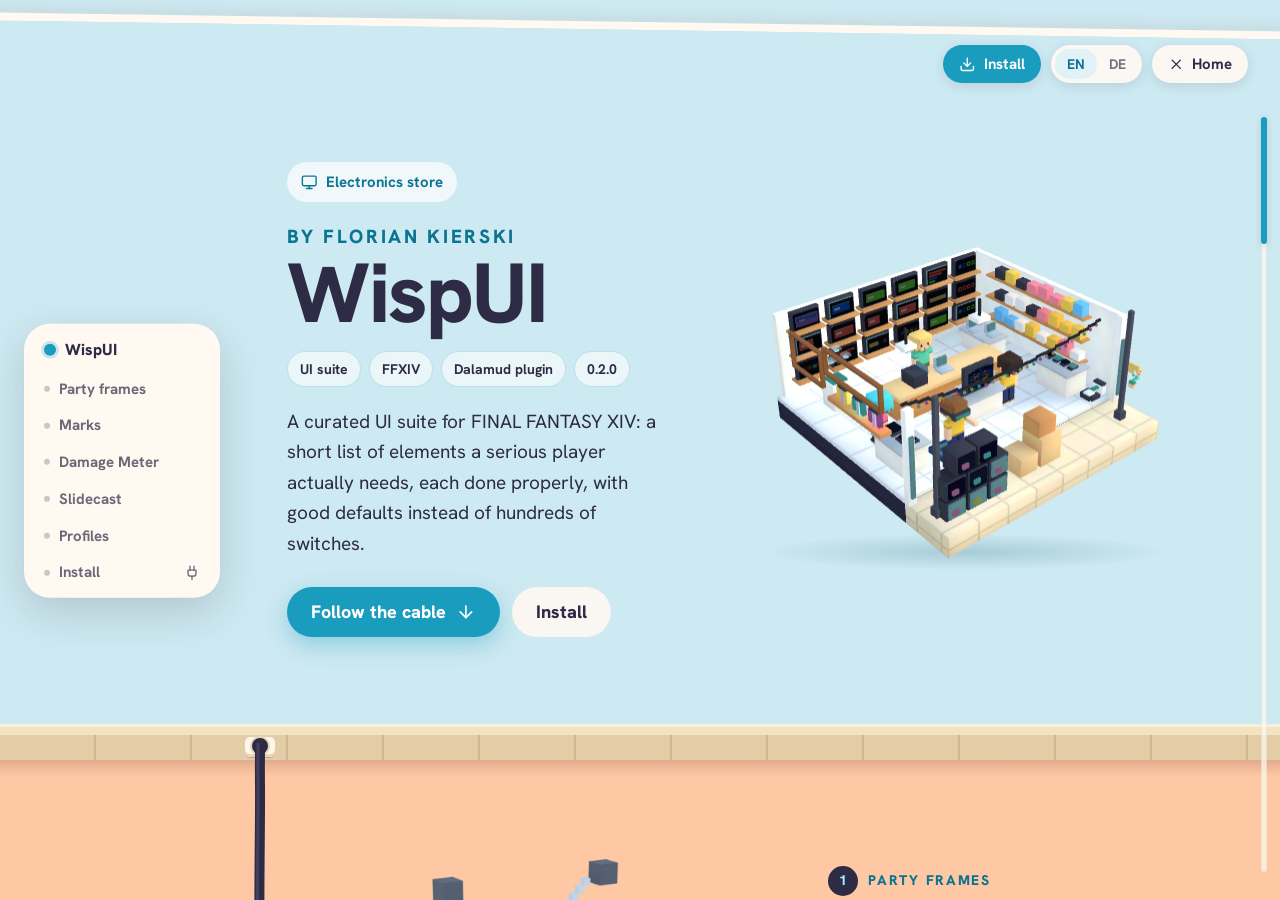
<file: wispui.html>
<!doctype html>
<html lang="en">
<head>
<meta charset="utf-8">
<meta name="viewport" content="width=device-width, initial-scale=1">
<link rel="icon" href="icons/favicon.svg" type="image/svg+xml">
<link rel="icon" href="icons/favicon.png" type="image/png" sizes="32x32">
<link rel="apple-touch-icon" href="apple-touch-icon.png">
<title>WispUI · Florian Kierski</title>
<meta name="description" content="WispUI: a curated UI suite for FINAL FANTASY XIV, built as a Dalamud plugin.">
<!-- Tool-Seite WispUI als Karte über der Gasse. Runde 71: Kopf mit dem Elektronikladen als Raum-Vignette
     (3d/web/diorama.py --raum Elektronik), WispUI auf der Bildschirmwand. Runde 72 (Florian: der Rest sah wie
     „AI Slop“ aus, alles auf Weiß in Kacheln): ein Kabel läuft in Kurven durch die Seite zu fünf Retro-Fernsehern auf
     Podesten, jeder zeigt ein Modul der Suite animiert, wie im Spiel (wispui-schirme.js, nach Florians Config und dem
     Code); der Text steht im Wechsel daneben auf dem Pfirsich-Grund.
     Runde 73 (mit Florian abgestimmt): Kopf als Schaufenster in der Ladenfarbe mit Bordstein und Steckdose, aus der das
     Kabel kommt; fünf verschiedene Fernseher (3d/web/fernseher.py), jeder zum Text gedreht; das Kabel ist eine Kette
     von Buchse zu Buchse (links rein, vorn raus), ein Fernseher geht erst an, wenn das Licht ankommt (Röhren-Effekt),
     und bleibt an; am Ende ein Voxel-PC, der hochfährt, wenn die Installation abgehakt ist.
     Runden 74–77: Kabel hängen durch, Schreibtisch mit Install-Wizard, weiches Scrollen, und links die gemeinsame
     Seitennavigation aller Unterseiten (seitennav.css/.js; ersetzt die Fernbedienung).
     Inhalte nur aus README, CHANGELOG und WispUI.json des Repos. EN/DE. Vorschau-Server (lädt GLB). -->
<script>
  try {
    const q = new URLSearchParams(location.search).get('lang');
    const de = q ? q === 'de' : localStorage.getItem('nullAlleySprache') === 'de';
    if (de) { document.documentElement.dataset.sprache = 'de'; document.documentElement.lang = 'de'; }
  } catch (e) { /* Englisch */ }
  if (window.parent !== window && new URLSearchParams(location.search).has('eingebettet')) {
    document.documentElement.classList.add('eingebettet');
  }
  // Runde 75 (Florian): Die Seite erscheint immer als Karte über der Gasse. Direkt aufgerufen geht es dorthin
  // (mit ?allein bleibt sie allein, zum Testen).
  else if (window.parent === window && !new URLSearchParams(location.search).has('allein')) {
    location.replace('./?seite=wispui');
  }
</script>
<link rel="stylesheet" href="css/seitennav.css">
<script src="js/seitennav.js" defer></script>
<link rel="stylesheet" href="css/nachoben.css">
<script src="js/nachoben.js" defer></script>
<link rel="stylesheet" href="schriften/schriften.css">
<style>
  :root {
    --hg: #FFC8A4;
    --k: #1a9cbf; --k-text: #0b7491;                       /* Elektronikladen (FARBEN im Web-Test) */
    --k-hell: color-mix(in srgb, var(--k) 13%, #fff);
    --kopf: #CDE9F1;                                       /* Schaufenster: helles Türkis aus --k (22 % auf Weiß) */
    --tinte: #2d2b45; --tinte2: #5d5770; --tinte3: #7a6f80;
    --kabel: #2d2b45; --signal: #9ff0ff;
    /* Platz links für die Seitennavigation: --sn aus seitennav.css */
  }
  :root[data-sprache="de"] [lang="en"]:not(html), :root:not([data-sprache="de"]) [lang="de"]:not(html) { display: none !important; }
  * { box-sizing: border-box; }
  html { scroll-behavior: smooth; }
  @media (prefers-reduced-motion: reduce) { html { scroll-behavior: auto; } }
  html.eingebettet { scrollbar-width: none; }
  html.eingebettet::-webkit-scrollbar { display: none; }
  body { margin: 0; background: var(--hg); color: var(--tinte); font: 18px/1.6 'Hanken Grotesk', system-ui, sans-serif;
    overflow-x: clip; }
  a { color: var(--k-text); }
  button { font-family: inherit; }
  svg.sym { width: 1.1em; height: 1.1em; flex: none; fill: none; stroke: currentColor; stroke-width: 2;
    stroke-linecap: round; stroke-linejoin: round; }
  code { font: .9em ui-monospace, 'Cascadia Mono', Consolas, monospace; background: rgba(255, 255, 255, .55);
    padding: 2px 7px; border-radius: 8px; }
  .vh { position: absolute; width: 1px; height: 1px; overflow: hidden; clip-path: inset(50%); white-space: nowrap; }

  /* Kopfleiste */
  .leiste { position: absolute; top: 0; left: 0; right: 0; z-index: 42; display: flex; justify-content: flex-end;
    align-items: center; gap: 10px; padding: 18px clamp(16px, 3vw, 32px); }
  .eingebettet .leiste { padding-top: 24px; }
  .pille { display: inline-flex; align-items: center; gap: 8px; padding: 10px 16px; border-radius: 999px; border: 0;
    background: rgba(255, 249, 242, .92); color: var(--tinte); font: 700 15px/1.2 'Hanken Grotesk', system-ui, sans-serif;
    text-decoration: none; box-shadow: 0 3px 12px rgba(45, 43, 69, .12); cursor: pointer; white-space: nowrap; }
  .pille:hover { background: #fff; }
  .pille.voll { background: var(--k); color: #fff; }
  .pille.voll:hover { background: color-mix(in srgb, var(--k) 88%, #000); }
  .sprache { display: inline-flex; padding: 4px; border-radius: 999px; background: rgba(255, 249, 242, .92);
    box-shadow: 0 3px 12px rgba(45, 43, 69, .12); }
  .sprache button { border: 0; background: none; font: 700 14px/1 'Hanken Grotesk', system-ui, sans-serif;
    color: var(--tinte); padding: 8px 12px; border-radius: 999px; cursor: pointer; opacity: .65; }
  .sprache button[aria-pressed="true"] { background: var(--k-hell); color: var(--k-text); opacity: 1; }

  /* Seitennavigation (Runde 77, Florians Wahl A, statt der Fernbedienung): seitennav.css und seitennav.js, für alle
     Unterseiten gleich. Schmal sitzt sie unten als Pille: Platz unter dem Inhalt. */
  @media (max-width: 1179.98px), (max-height: 559.98px) { body { padding-bottom: 76px; } }

  /* Kopf: Schaufenster in der Ladenfarbe (Florian, Runde 73), unten der Bordstein mit der Steckdose */
  .schaufenster { position: relative; z-index: 1; background: var(--kopf); padding-left: var(--sn); }
  .held { display: grid; grid-template-columns: minmax(0, 5fr) minmax(0, 7fr); align-items: center;
    min-height: min(80vh, 820px); padding: 84px clamp(16px, 4vw, 56px) 30px; gap: clamp(16px, 3vw, 40px);
    max-width: 1360px; margin: 0 auto; position: relative; }
  .held.ohne-raum { grid-template-columns: minmax(0, 1fr); min-height: 0; }
  .held-text { max-width: 540px; }
  .ort { display: inline-flex; align-items: center; gap: 8px; padding: 8px 14px; border-radius: 999px;
    background: rgba(255, 255, 255, .7); color: var(--k-text); font-weight: 700; font-size: 15px; }
  .kicker { margin: 22px 0 6px; font-size: 14px; font-weight: 800; letter-spacing: .14em; text-transform: uppercase;
    color: var(--k-text); }
  h1 { margin: 0; font-size: clamp(48px, 7vw, 84px); line-height: .95; font-weight: 800; letter-spacing: -.02em; }
  .unter { display: flex; flex-wrap: wrap; gap: 8px; margin: 18px 0 0; padding: 0; list-style: none; }
  .unter li { padding: 6px 12px; border-radius: 999px; border: 1.5px solid color-mix(in srgb, var(--k) 30%, #fff);
    background: rgba(255, 255, 255, .6); font-weight: 700; font-size: 14px; }
  .held-text p { margin: 20px 0 0; font-size: 19px; }
  .knoepfe { display: flex; flex-wrap: wrap; gap: 12px; margin-top: 28px; }
  .knopf { display: inline-flex; align-items: center; gap: 10px; padding: 15px 24px; border-radius: 999px;
    font: 800 18px/1 'Hanken Grotesk', system-ui, sans-serif; text-decoration: none; cursor: pointer; border: 0; }
  .knopf.voll { background: var(--k); color: #fff; box-shadow: 0 8px 22px color-mix(in srgb, var(--k) 35%, transparent); }
  .knopf.voll:hover { background: color-mix(in srgb, var(--k) 88%, #000); }
  .knopf.leer { background: rgba(255, 249, 242, .9); color: var(--tinte); }
  .knopf.leer:hover { background: #fff; }
  .raum { position: relative; aspect-ratio: 16 / 11; width: 100%; }
  .raum canvas { position: absolute; inset: 0; width: 100%; height: 100%; display: block; touch-action: pan-y; }
  .raum::after { content: ''; position: absolute; left: 12%; right: 12%; bottom: 3%; height: 10%; z-index: -1;
    background: radial-gradient(closest-side, rgba(11, 90, 112, .2), transparent); opacity: 0; transition: opacity .6s; }
  .raum.da::after { opacity: 1; }                           /* Runde 93: der Schatten kommt mit dem Raum (erstes Bild) */
  .tipp { position: absolute; left: 50%; bottom: 0; transform: translateX(-50%); padding: 8px 14px; border-radius: 999px;
    background: rgba(255, 255, 255, .8); font-size: 14px; color: var(--tinte2); white-space: nowrap; transition: opacity .6s; }
  .tipp.weg { opacity: 0; }
  /* Bordstein: eine Voxel-Stufe (oben hell, vorn mit Fugen), darunter ein weicher Schatten auf dem Pfirsich */
  .bordstein { position: relative; height: 36px; margin-left: calc(-1 * var(--sn));
    background: linear-gradient(#FBF0DC 0 3px, #F4E3C1 3px 11px, #E2CDA6 11px 100%); }
  .bordstein::before { content: ''; position: absolute; left: 0; right: 0; top: 11px; bottom: 0;
    background: repeating-linear-gradient(90deg, transparent 0 94px, rgba(150, 110, 70, .22) 94px 96px); }
  .bordstein::after { content: ''; position: absolute; left: 0; right: 0; top: 100%; height: 16px;
    background: linear-gradient(rgba(107, 51, 49, .2), rgba(107, 51, 49, 0)); }
  .steckdose { position: absolute; top: 13px; left: 40px; width: 30px; height: 20px; border-radius: 5px;
    background: #FFF7EA; box-shadow: inset 0 -3px 0 #E8D6BC, 0 1px 0 rgba(107, 51, 49, .25); }
  .steckdose::before { content: ''; position: absolute; left: 50%; top: 45%; width: 16px; height: 16px; translate: -50% -50%;
    border-radius: 50%; background: var(--kabel); box-shadow: 0 0 0 2px #E8D6BC; }

  /* Strecke: Kabelstücke und Geräte im Wechsel übereinander (jedes Stück liegt über seinem Anfang, unter seinem Ziel) */
  /* overflow-x: clip auch hier (Runde 102): am Handy ragen die Geräte mit ihrem durchsichtigen Bildrand über den
     Bildschirm (PC bei 440 px je 14 px), clip am body allein hielt das seitliche Wischen auf dem iPhone nicht auf */
  .bahn { padding-left: var(--sn); overflow-x: clip; }
  .strecke { position: relative; max-width: 1180px; margin: 0 auto; padding: 0 clamp(16px, 4vw, 48px) 40px; }
  .kabel { position: absolute; left: 0; top: 0; width: 100%; height: 100%; overflow: visible; pointer-events: none; }
  .kabel .mantel { fill: none; stroke: var(--kabel); stroke-width: 10; stroke-linecap: round; stroke-linejoin: round; }
  .kabel .glanz { fill: none; stroke: #4c4868; stroke-width: 3; stroke-linecap: round; transform: translate(-2px, -2px); opacity: .75; }
  /* Licht im Kabel (Runden 74–76): drei Striche auf dem Kabelweg, weichgezeichnet und aufgehellt statt deckend (Florian:
     wirkte wie aufgelegte Flächen): außen ein breiter Hof, der über das Kabel hinaus strahlt, darin das Leuchten in
     Mantelbreite und ein heller Kern; die Enden laufen weich aus. Der Glanzstreifen liegt darunter. */
  .kabel .puls { opacity: 0; mix-blend-mode: screen; }
  .kabel .puls path { fill: none; stroke-linecap: round; }
  .kabel .puls .p1 { stroke: #5fd6f5; stroke-width: 22; opacity: .55; filter: blur(6px); }
  .kabel .puls .p2 { stroke: var(--signal); stroke-width: 8; filter: blur(2px); }
  .kabel .puls .p3 { stroke: #f4feff; stroke-width: 3; filter: blur(.8px); }
  .station { position: relative; display: grid; grid-template-columns: minmax(0, 11fr) minmax(0, 9fr);
    align-items: center; gap: clamp(20px, 4vw, 64px); padding: clamp(40px, 6vw, 80px) 0; scroll-margin-top: 20px; }
  .station.rechts { grid-template-columns: minmax(0, 9fr) minmax(0, 11fr); }
  .station.rechts .platz { order: 2; }
  .platz { position: relative; min-width: 0; }
  .tv { position: relative; left: 50%; translate: -50% 0; width: 100%; }
  .tv img { display: block; width: 100%; height: auto; }
  .tv canvas { position: absolute; left: 0; top: 0; transform-origin: 0 0; }
  .text { position: relative; z-index: 20; max-width: 470px; }
  .station.rechts .text { justify-self: end; }
  .modul { display: inline-flex; align-items: center; gap: 10px; margin: 0 0 10px; font-size: 14px; font-weight: 800;
    letter-spacing: .12em; text-transform: uppercase; color: var(--k-text); }
  .modul i { font-style: normal; display: inline-grid; place-items: center; width: 30px; height: 30px; border-radius: 50%;
    background: var(--kabel); color: var(--signal); letter-spacing: 0; font-size: 14px; }
  .neu { margin-left: 4px; padding: 3px 10px; border-radius: 999px; background: var(--k); color: #fff; letter-spacing: .04em; }
  h2 { margin: 0 0 14px; font-size: clamp(32px, 4.2vw, 50px); line-height: 1.04; font-weight: 800; letter-spacing: -.015em; }
  .text p { margin: 0 0 14px; }
  .punkte { list-style: none; margin: 18px 0 0; padding: 0; color: var(--tinte2); font-size: 16px; }
  .punkte li { position: relative; padding-left: 22px; }
  .punkte li + li { margin-top: 6px; }
  .punkte li::before { content: ''; position: absolute; left: 2px; top: .62em; width: 8px; height: 8px;
    background: var(--k); box-shadow: 2px 2px 0 var(--kabel); }                      /* kleiner Voxel statt Punkt */
  .ham { margin-top: 22px; padding-top: 18px; border-top: 2px dashed color-mix(in srgb, var(--kabel) 25%, transparent); }
  .ham p { margin: 0 0 12px; }
  .ham .knopf { padding: 13px 20px; font-size: 16px; }

  /* Ende: der Schreibtisch (Florian, Runde 74): eigene Fläche in hellem Holz, oben die Tischkante als Voxel-Stufe; das
     Kabel läuft darüber zum PC. Daneben der Wizard: ein Schritt nach dem anderen. */
  .tisch { position: relative; margin-top: clamp(24px, 4vw, 48px); padding-left: var(--sn); overflow-x: clip;
    background-color: #F3D3A2;
    background-image: repeating-linear-gradient(#F3D3A2 0 214px, rgba(150, 95, 45, .13) 214px 216px, #F0CE9B 216px 430px,
      rgba(150, 95, 45, .13) 430px 432px); }                /* breite Bretter, leicht verschieden hell */
  .tischkante { position: relative; height: 34px; margin-left: calc(-1 * var(--sn));
    background: linear-gradient(#FCE6C4 0 3px, #EDC48E 3px 12px, #D7A266 12px 100%); }
  .tischkante::before { content: ''; position: absolute; left: 0; right: 0; top: 12px; bottom: 0;
    background: repeating-linear-gradient(90deg, transparent 0 190px, rgba(120, 70, 30, .16) 190px 192px); }
  .tischkante::after { content: ''; position: absolute; left: 0; right: 0; top: 100%; height: 16px;
    background: linear-gradient(rgba(107, 51, 49, .16), rgba(107, 51, 49, 0)); }
  .tisch-innen { max-width: 1180px; margin: 0 auto; padding: 0 clamp(16px, 4vw, 48px) 32px; }
  .ende { position: relative; display: grid; grid-template-columns: minmax(0, 11fr) minmax(0, 9fr);
    gap: clamp(20px, 4vw, 64px); align-items: start; padding: clamp(36px, 5vw, 64px) 0 16px; }
  .ende .platz { margin-top: 8px; }
  .ende .text { max-width: 560px; }
  .led { position: absolute; width: 7px; height: 5px; translate: -50% -50%; border-radius: 2px; background: transparent;
    transition: background .4s, box-shadow .4s; }
  .pc.strom .led { background: #FFB347; box-shadow: 0 0 6px #FFB347, 0 0 12px #FF8A3D; }
  .pc.laeuft .led { background: #7CF0A6; box-shadow: 0 0 6px #5BD98A, 0 0 14px #2BE65C; }
  .wizard { margin-top: 26px; }
  .wz-kopf { display: flex; flex-wrap: wrap; align-items: center; gap: 10px 18px; margin-bottom: 20px; }
  .wz-punkte { display: flex; align-items: center; list-style: none; margin: 0; padding: 0; }
  .wz-punkte li { display: flex; align-items: center; }
  .wz-punkte li + li::before { content: ''; width: 22px; height: 6px; background: var(--kabel); transition: background .3s, box-shadow .3s; }
  .wz-punkte li.an::before { background: var(--signal); box-shadow: 0 0 8px #5fd6f5; }   /* Kabel zwischen zwei erledigten leuchtet */
  .wz-punkt { width: 34px; height: 34px; border-radius: 50%; border: 0; padding: 0; cursor: pointer; display: grid; place-items: center;
    background: var(--kabel); color: #FFF1D0; font: 800 14px/1 'Hanken Grotesk', system-ui, sans-serif;
    box-shadow: inset 0 -3px 0 #1B1A2E; transition: background .25s, box-shadow .25s, transform .2s; }
  .wz-punkt:hover { transform: translateY(-1px); }
  .wz-punkt .sym { display: none; width: 17px; height: 17px; stroke-width: 3; }
  .wz-punkt.erledigt { background: var(--k); color: #fff; box-shadow: inset 0 -3px 0 var(--k-text), 0 0 10px #5fd6f5; }
  .wz-punkt.erledigt .sym { display: block; }
  .wz-punkt.erledigt .nr { display: none; }
  .wz-punkt.aktuell { box-shadow: inset 0 -3px 0 #1B1A2E, 0 0 0 3px #F3D3A2, 0 0 0 6px var(--k); }
  .wz-punkt.erledigt.aktuell { box-shadow: inset 0 -3px 0 var(--k-text), 0 0 0 3px #F3D3A2, 0 0 0 6px var(--k); }
  .wz-zahl { margin: 0; font-size: 14px; font-weight: 800; letter-spacing: .12em; text-transform: uppercase; color: var(--k-text); }
  .wz-schritt { font-size: 21px; line-height: 1.55; min-height: 128px; }
  .wz-schritt[hidden] { display: none; }
  .wz-schritt.rein { animation: wz-rein .32s cubic-bezier(.2, .8, .3, 1); }
  .wz-schritt.zurueck { animation-name: wz-zurueck; }
  @keyframes wz-rein { from { opacity: 0; translate: 22px 0; } }
  @keyframes wz-zurueck { from { opacity: 0; translate: -22px 0; } }
  @media (prefers-reduced-motion: reduce) { .wz-schritt.rein { animation: none; } }
  .wz-fertig { display: grid; grid-template-columns: 52px minmax(0, 1fr); gap: 16px; align-items: start; font-size: 19px; }
  .wz-fertig p { margin: 4px 0 0; font-weight: 700; }
  .wz-stecker { width: 52px; height: 52px; border-radius: 50%; display: grid; place-items: center; background: var(--k);
    color: #fff; box-shadow: inset 0 -4px 0 var(--k-text), 0 0 16px #5fd6f5; }
  .wz-stecker .sym { width: 26px; height: 26px; stroke-width: 3; }
  .wz-knoepfe { display: flex; flex-wrap: wrap; align-items: center; gap: 12px 14px; margin-top: 22px; }
  .wz-knoepfe .knopf { padding: 14px 22px; font-size: 17px; }
  .wz-knoepfe .knopf[disabled] { opacity: .45; cursor: default; }
  .wz-knoepfe .knopf[hidden] { display: none; }
  .wz-klein { border: 0; background: none; padding: 6px 2px; font: 700 15px/1.2 'Hanken Grotesk', system-ui, sans-serif;
    color: var(--tinte2); text-decoration: underline; text-underline-offset: 3px; cursor: pointer; }
  .wz-klein[hidden] { display: none; }
  .adresse { position: relative; margin: 12px 0 2px; padding: 12px 96px 12px 16px; border-radius: 16px; background: var(--kabel);
    color: var(--signal); font: 14px/1.6 ui-monospace, 'Cascadia Mono', Consolas, monospace; white-space: nowrap; }
  .adresse span { display: block; overflow: hidden; text-overflow: ellipsis; }   /* ganz kopiert der Knopf */
  .kopieren { position: absolute; top: 8px; right: 10px; border: 0; border-radius: 999px; padding: 6px 12px;
    background: rgba(255, 255, 255, .16); color: #fff; font: 700 13px/1 'Hanken Grotesk', system-ui, sans-serif; cursor: pointer; }
  .brauchst { margin-top: 30px; color: var(--tinte2); font-size: 16px; }
  .fuss { position: relative; z-index: 20; display: flex; flex-wrap: wrap; justify-content: space-between; gap: 12px 28px;
    margin-top: 56px; padding-top: 22px; border-top: 2px dashed color-mix(in srgb, var(--kabel) 25%, transparent);
    font-size: 14px; color: var(--tinte2); }
  .fuss p { margin: 0; max-width: 640px; }

  /* Eigener Scrollbalken in der Karte (wie die Reise) */
  .balken { display: none; }
  .eingebettet .balken { display: block; position: fixed; right: 8px; top: 96px; bottom: 28px; width: 16px; z-index: 41;
    cursor: pointer; touch-action: none; }
  .balken::before, .balken i { position: absolute; left: 50%; width: 6px; translate: -50% 0; border-radius: 999px; }
  .balken::before { content: ''; top: 0; bottom: 0; background: rgba(255, 249, 242, .7);
    box-shadow: inset 0 0 0 1px rgba(107, 51, 49, .07); transition: width .15s; }
  .balken i { top: 0; height: 40px; background: var(--k); box-shadow: 0 2px 6px rgba(107, 51, 49, .18); transition: width .15s; }
  .balken:hover::before, .balken.zieht::before, .balken:hover i, .balken.zieht i { width: 10px; }

  @media (max-width: 860px) {
    .held { grid-template-columns: minmax(0, 1fr); padding-top: 76px; min-height: 0; }
    .raum { order: -1; aspect-ratio: 4 / 3; }
    .station, .station.rechts, .ende { grid-template-columns: minmax(0, 1fr); gap: 8px; }
    .station.rechts .platz { order: 0; }
    .station.rechts .text { justify-self: start; }
    .station .text, .ende .text { padding-left: 24px; }     /* Platz für das Kabel am linken Rand */
    .station .text { margin-top: 18px; }                    /* und darüber für seinen Bogen unter dem Podest */
    .eingebettet .balken { right: 3px; top: 84px; bottom: 96px; width: 12px; }
    .balken::before, .balken i { width: 4px; }
  }
  @media (max-width: 480px) { .leiste .pille.voll span { display: none; } }
</style>
<script type="importmap">
{ "imports": {
  "three": "./lib/three/build/three.module.min.js",
  "three/addons/": "./lib/three/examples/jsm/"
} }
</script>
</head>
<body>
<nav class="leiste" aria-label="Navigation">
  <a class="pille voll" href="#installieren" aria-label="Install / Installieren">
    <svg class="sym" viewBox="0 0 24 24" aria-hidden="true"><path d="M12 15V3" /><path d="M21 15v4a2 2 0 0 1-2 2H5a2 2 0 0 1-2-2v-4" /><path d="m7 10 5 5 5-5" /></svg>
    <span><span lang="en">Install</span><span lang="de">Installieren</span></span></a>
  <div class="sprache" role="group" aria-label="Language / Sprache">
    <button type="button" data-sprache="en">EN</button><button type="button" data-sprache="de">DE</button>
  </div>
  <a class="pille heim" href="./" title="Florian Kierski">
    <svg class="sym" viewBox="0 0 24 24" aria-hidden="true"><path d="M18 6 6 18" /><path d="m6 6 12 12" /></svg>Home</a>
</nav>

<nav class="seitennav" aria-label="WispUI">
  <a class="sn-name" href="#held">WispUI</a>
  <ul class="sn-liste">
    <li><a href="#gruppe"><span lang="en">Party frames</span><span lang="de">Gruppenfenster</span></a></li>
    <li><a href="#marken"><span lang="en">Marks</span><span lang="de">Marken</span></a></li>
    <li><a href="#meter">Damage Meter</a></li>
    <li><a href="#slidecast">Slidecast</a></li>
    <li><a href="#profile"><span lang="en">Profiles</span><span lang="de">Profile</span></a></li>
    <li><a href="#installieren"><span lang="en">Install</span><span lang="de">Installieren</span>
      <svg class="sym" viewBox="0 0 24 24" aria-hidden="true"><path d="M12 22v-5" /><path d="M9 8V2" /><path d="M15 8V2" /><path d="M18 8v5a4 4 0 0 1-4 4h-4a4 4 0 0 1-4-4V8Z" /></svg></a></li>
  </ul>
  <button class="sn-knopf" type="button" aria-expanded="false"><span class="sn-jetzt"></span>
    <svg class="sym" viewBox="0 0 24 24" aria-hidden="true"><path d="m18 15-6-6-6 6" /></svg></button>
</nav>

<div class="schaufenster" id="schaufenster">
  <header class="held" id="held">
    <div class="held-text">
      <span class="ort">
        <svg class="sym" viewBox="0 0 24 24" aria-hidden="true"><rect width="20" height="14" x="2" y="3" rx="2" /><line x1="8" x2="16" y1="21" y2="21" /><line x1="12" x2="12" y1="17" y2="21" /></svg>
        <span lang="en">Electronics store</span><span lang="de">Elektronikladen</span>
      </span>
      <p class="kicker"><span lang="en">By Florian Kierski</span><span lang="de">Von Florian Kierski</span></p>
      <h1>WispUI</h1>
      <ul class="unter">
        <li>UI suite</li><li>FFXIV</li><li><span lang="en">Dalamud plugin</span><span lang="de">Dalamud-Plugin</span></li><li>0.2.0</li>
      </ul>
      <p>
        <span lang="en">A curated UI suite for FINAL FANTASY XIV: a short list of elements a serious player actually needs,
          each done properly, with good defaults instead of hundreds of switches.</span>
        <span lang="de">Eine kuratierte UI-Suite für FINAL FANTASY XIV: eine kurze Liste von Elementen, die man wirklich
          braucht, jedes richtig gemacht, mit guten Standards statt hundert Schaltern.</span>
      </p>
      <div class="knoepfe">
        <a class="knopf voll" href="#gruppe">
          <span lang="en">Follow the cable</span><span lang="de">Dem Kabel folgen</span>
          <svg class="sym" viewBox="0 0 24 24" aria-hidden="true"><path d="M12 5v14" /><path d="m19 12-7 7-7-7" /></svg>
        </a>
        <a class="knopf leer" href="#installieren"><span lang="en">Install</span><span lang="de">Installieren</span></a>
      </div>
    </div>
    <div class="raum" id="raum">
      <span class="tipp weg" id="tipp"><span lang="en">Move the mouse to look around</span><span lang="de">Mit der Maus umsehen</span></span>
    </div>
  </header>
  <div class="bordstein" aria-hidden="true"><span class="steckdose" id="steckdose"></span></div>
</div>

<div class="bahn">
<main class="strecke" id="strecke">
  <section class="station" id="gruppe" aria-labelledby="h-gruppe">
    <div class="platz"><div class="tv" data-modell="antenne" data-modul="gruppe"><img src="bilder/wispui/antenne.webp" width="715" height="740" alt=""><canvas aria-hidden="true"></canvas></div></div>
    <div class="text">
      <p class="modul"><i>1</i><span lang="en">Party frames</span><span lang="de">Gruppenfenster</span></p>
      <h2 id="h-gruppe"><span lang="en">Frames you size yourself</span><span lang="de">Fenster, so groß du willst</span></h2>
      <p><span lang="en">FFXIV's party list is a set of narrow health bars with almost no control over size or layout.
        WispUI replaces it with real rectangular unit frames: free width, height, padding and spacing.</span>
        <span lang="de">Die Gruppenliste von FFXIV besteht aus schmalen Lebensbalken, an Größe und Anordnung lässt sich kaum
        etwas ändern. WispUI ersetzt sie durch echte rechteckige Fenster: Breite, Höhe, Innenabstand und Abstand frei.</span></p>
      <ul class="punkte">
        <li><span lang="en">In the party order you already set in the game</span><span lang="de">In der Reihenfolge, die du im Spiel schon eingestellt hast</span></li>
        <li><span lang="en">Health bar in nine looks, shields in five, coloured by role or job</span><span lang="de">Lebensbalken in neun Looks, Schilde in fünf, gefärbt nach Rolle oder Job</span></li>
        <li><span lang="en">Effect icons in three rows, with time left and a sweep</span><span lang="de">Effekt-Symbole in drei Reihen, mit Restzeit und Sweep</span></li>
        <li><span lang="en">A live preview in the settings, so you can set it up without a party</span><span lang="de">Live-Vorschau in den Einstellungen, einrichten ohne Gruppe</span></li>
      </ul>
    </div>
  </section>

  <section class="station rechts" id="marken" aria-labelledby="h-marken">
    <div class="platz tv-rechts"><div class="tv" data-modell="tragbar" data-modul="marken"><img src="bilder/wispui/tragbar.webp" width="715" height="745" alt=""><canvas aria-hidden="true"></canvas></div></div>
    <div class="text">
      <p class="modul"><i>2</i><span lang="en">Marks and Quick Dispel</span><span lang="de">Marken und Quick Dispel</span></p>
      <h2 id="h-marken"><span lang="en">Who needs you, at a glance</span><span lang="de">Wer dich braucht, auf einen Blick</span></h2>
      <p><span lang="en">A mark on anyone who needs cleansing and on anyone being raised. Quick Dispel adds one small square
        per party member that lights up when they need a cleanse; a click on it cleanses that member without changing
        your target.</span>
        <span lang="de">Eine Marke auf allen, die gereinigt werden müssen, und auf allen, die gerade wiederbelebt werden.
        Quick Dispel setzt ein kleines Kästchen je Gruppenmitglied, das aufleuchtet, wenn eine Reinigung nötig ist; ein
        Klick darauf reinigt, ohne dein Ziel zu wechseln.</span></p>
      <ul class="punkte">
        <li><span lang="en">Works on the game's own party list too</span><span lang="de">Geht auch mit der Gruppenliste des Spiels</span></li>
        <li><span lang="en">A ring around whoever you have targeted</span><span lang="de">Ein Ring um dein Ziel</span></li>
        <li><span lang="en">Mouseover casting, chosen one spell at a time</span><span lang="de">Mouseover-Zauber, einzeln ausgewählt</span></li>
        <li><span lang="en">Mouseover casting and Quick Dispel clicks are off in PvP</span><span lang="de">In PvP sind Mouseover-Zauber und Quick-Dispel-Klicks aus</span></li>
      </ul>
    </div>
  </section>

  <section class="station" id="meter" aria-labelledby="h-meter">
    <div class="platz"><div class="tv" data-modell="konsole" data-modul="meter"><img src="bilder/wispui/konsole.webp" width="715" height="688" alt=""><canvas aria-hidden="true"></canvas></div></div>
    <div class="text">
      <p class="modul"><i>3</i>Damage Meter</p>
      <h2 id="h-meter"><span lang="en">The meter, built in</span><span lang="de">Der Meter, gleich dabei</span></h2>
      <p><span lang="en">A combat tracker in the same look, fed by <a href="https://www.iinact.com/">IINACT</a>. Without
        IINACT the module stays inactive and walks you through installing it; nothing else in the suite is affected.</span>
        <span lang="de">Ein Combat Tracker im selben Look, gefüttert von <a href="https://www.iinact.com/">IINACT</a>. Ohne
        IINACT bleibt das Modul aus und führt dich durch die Installation; der Rest der Suite läuft ganz normal.</span></p>
      <div class="ham">
        <p><span lang="en">The meter also comes on its own: <strong>HamMeter</strong>, for FFXIV and Aion 2.</span>
          <span lang="de">Den Meter gibt es auch eigenständig: <strong>HamMeter</strong>, für FFXIV und Aion 2.</span></p>
        <a class="knopf voll" id="zu-hammeter" href="null-meter-reise.html?halt=install_F" data-seite="null-meter" data-halt="install_F">
          <span lang="en">Install HamMeter for FFXIV</span><span lang="de">HamMeter für FFXIV installieren</span>
          <svg class="sym" viewBox="0 0 24 24" aria-hidden="true"><path d="M5 12h14" /><path d="m12 5 7 7-7 7" /></svg>
        </a>
      </div>
    </div>
  </section>

  <section class="station rechts" id="slidecast" aria-labelledby="h-slidecast">
    <div class="platz tv-rechts"><div class="tv" data-modell="wuerfel" data-modul="slidecast"><img src="bilder/wispui/wuerfel.webp" width="715" height="748" alt=""><canvas aria-hidden="true"></canvas></div></div>
    <div class="text">
      <p class="modul"><i>4</i>Slidecast <span class="neu"><span lang="en">new in 0.2.0</span><span lang="de">neu in 0.2.0</span></span></p>
      <h2 id="h-slidecast"><span lang="en">Know when you can move</span><span lang="de">Wissen, wann du laufen darfst</span></h2>
      <p><span lang="en">The cast bar shows when you can start moving without losing the cast. A window sits over the end of
        the bar: red while you wait, green once you can go.</span>
        <span lang="de">Der Zauberbalken zeigt, ab wann du dich bewegen kannst, ohne den Zauber zu verlieren. Ein Fenster
        liegt über dem Ende des Balkens: rot, solange du wartest, grün, sobald du loslaufen kannst.</span></p>
    </div>
  </section>

  <section class="station" id="profile" aria-labelledby="h-profile">
    <div class="platz"><div class="tv" data-modell="fuss" data-modul="profile"><img src="bilder/wispui/fuss.webp" width="715" height="727" alt=""><canvas aria-hidden="true"></canvas></div></div>
    <div class="text">
      <p class="modul"><i>5</i><span lang="en">Profiles</span><span lang="de">Profile</span></p>
      <h2 id="h-profile"><span lang="en">Every job its own setup</span><span lang="de">Jeder Job sein eigenes Setup</span></h2>
      <p><span lang="en">Different settings per job or role, switched when you change job. Share your whole setup as one
        line of text, and copy and paste the look between elements.</span>
        <span lang="de">Eigene Einstellungen je Job oder Rolle, gewechselt, wenn du den Job wechselst. Das ganze Setup als
        eine Zeile Text teilen und das Aussehen zwischen Elementen kopieren.</span></p>
      <ul class="punkte">
        <li><span lang="en">Your own colour for every job and role</span><span lang="de">Eigene Farbe für jeden Job und jede Rolle</span></li>
        <li><span lang="en">Six fonts, three weights, and a folder for your own</span><span lang="de">Sechs Schriften, drei Stärken und ein Ordner für eigene</span></li>
        <li><span lang="en">Arrow buttons instead of dropdowns, with a live preview</span><span lang="de">Pfeilknöpfe statt Dropdowns, mit Live-Vorschau</span></li>
      </ul>
    </div>
  </section>

</main>
</div>

<div class="tisch" id="tisch">
  <div class="tischkante" aria-hidden="true"></div>
  <div class="tisch-innen">
  <section class="ende" id="installieren" aria-labelledby="h-installieren">
    <div class="platz"><div class="tv pc" id="pc" data-modell="pc" data-modul="pc"><img src="bilder/wispui/pc.webp" width="780" height="776" alt=""><canvas aria-hidden="true"></canvas></div></div>
    <div class="text">
      <p class="modul"><i>
        <svg class="sym" viewBox="0 0 24 24" aria-hidden="true" style="width: 16px; height: 16px"><path d="M12 22v-5" /><path d="M9 8V2" /><path d="M15 8V2" /><path d="M18 8v5a4 4 0 0 1-4 4h-4a4 4 0 0 1-4-4V8Z" /></svg>
      </i><span lang="en">Install</span><span lang="de">Installieren</span></p>
      <h2 id="h-installieren"><span lang="en">Plug it in</span><span lang="de">Einstecken</span></h2>
      <p><span lang="en">WispUI comes from its own plugin repository, because damage meters are not eligible for the official
        one. Five steps: mark each one done once you have done it.</span>
        <span lang="de">WispUI kommt aus einem eigenen Plugin-Repository, weil Damage Meter im offiziellen nicht zugelassen
        sind. Fünf Schritte: Markier jeden als erledigt, sobald du ihn gemacht hast.</span></p>

      <!-- Wizard (Florian, Runde 74): ein Schritt nach dem anderen, oben die Schritte als kleine Kabelkette -->
      <div class="wizard" id="wizard">
        <div class="wz-kopf">
          <ol class="wz-punkte">
            <li><button type="button" class="wz-punkt" data-i="0"><span class="nr">1</span><svg class="sym" viewBox="0 0 24 24" aria-hidden="true"><path d="M20 6 9 17l-5-5" /></svg><span class="vh"><span lang="en">Step 1</span><span lang="de">Schritt 1</span></span></button></li>
            <li><button type="button" class="wz-punkt" data-i="1"><span class="nr">2</span><svg class="sym" viewBox="0 0 24 24" aria-hidden="true"><path d="M20 6 9 17l-5-5" /></svg><span class="vh"><span lang="en">Step 2</span><span lang="de">Schritt 2</span></span></button></li>
            <li><button type="button" class="wz-punkt" data-i="2"><span class="nr">3</span><svg class="sym" viewBox="0 0 24 24" aria-hidden="true"><path d="M20 6 9 17l-5-5" /></svg><span class="vh"><span lang="en">Step 3</span><span lang="de">Schritt 3</span></span></button></li>
            <li><button type="button" class="wz-punkt" data-i="3"><span class="nr">4</span><svg class="sym" viewBox="0 0 24 24" aria-hidden="true"><path d="M20 6 9 17l-5-5" /></svg><span class="vh"><span lang="en">Step 4</span><span lang="de">Schritt 4</span></span></button></li>
            <li><button type="button" class="wz-punkt" data-i="4"><span class="nr">5</span><svg class="sym" viewBox="0 0 24 24" aria-hidden="true"><path d="M20 6 9 17l-5-5" /></svg><span class="vh"><span lang="en">Step 5</span><span lang="de">Schritt 5</span></span></button></li>
          </ol>
          <p class="wz-zahl" id="wz-zahl" aria-live="polite"></p>
        </div>
        <div class="wz-schritte">
          <div class="wz-schritt" data-i="0"><span lang="en">In game, open the Dalamud settings with</span><span lang="de">Im Spiel die Dalamud-Einstellungen öffnen mit</span> <code>/xlsettings</code>.</div>
          <div class="wz-schritt" data-i="1"><span lang="en">Go to the <strong>Experimental</strong> tab.</span><span lang="de">Zum Reiter <strong>Experimental</strong> gehen.</span></div>
          <div class="wz-schritt" data-i="2"><span lang="en">Under <strong>Custom Plugin Repositories</strong> (the lower of the two lists), add this URL:</span>
            <span lang="de">Unter <strong>Custom Plugin Repositories</strong> (die untere der beiden Listen) diese Adresse eintragen:</span>
            <div class="adresse"><span id="repo">https://raw.githubusercontent.com/NennMichSchinken/WispUI/main/repo.json</span>
              <button type="button" class="kopieren" data-kopiere="repo"><span lang="en">Copy</span><span lang="de">Kopieren</span></button></div></div>
          <div class="wz-schritt" data-i="3"><span lang="en">Click the <strong>+</strong> to add it, then <strong>Save</strong>.</span><span lang="de">Auf <strong>+</strong> klicken, dann <strong>Save</strong>.</span></div>
          <div class="wz-schritt" data-i="4"><span lang="en">Open the plugin installer with</span><span lang="de">Den Plugin-Installer öffnen mit</span> <code>/xlplugins</code>,
            <span lang="en">search for <strong>WispUI</strong>, and install it.</span><span lang="de">nach <strong>WispUI</strong> suchen und installieren.</span></div>
          <div class="wz-schritt wz-fertig" data-i="5">
            <span class="wz-stecker" aria-hidden="true"><svg class="sym" viewBox="0 0 24 24"><path d="M20 6 9 17l-5-5" /></svg></span>
            <p><span lang="en">Plugged in. Open the settings with <code>/wisp</code>. The party frames are off until you turn
              them on, so nothing changes on screen until you ask for it.</span>
              <span lang="de">Eingesteckt. Die Einstellungen öffnest du mit <code>/wisp</code>. Die Gruppenfenster sind aus,
              bis du sie einschaltest, auf dem Bildschirm ändert sich also nichts, bis du es willst.</span></p>
          </div>
        </div>
        <div class="wz-knoepfe">
          <button type="button" class="knopf leer" id="wz-zurueck">
            <svg class="sym" viewBox="0 0 24 24" aria-hidden="true"><path d="M19 12H5" /><path d="m12 19-7-7 7-7" /></svg>
            <span lang="en">Back</span><span lang="de">Zurück</span></button>
          <button type="button" class="knopf voll" id="wz-weiter"><span id="wz-weiter-text"></span>
            <svg class="sym" viewBox="0 0 24 24" aria-hidden="true"><path d="M5 12h14" /><path d="m12 5 7 7-7 7" /></svg></button>
          <button type="button" class="wz-klein" id="wz-nochmal"></button>
        </div>
      </div>
      <p class="brauchst"><span lang="en">You need FINAL FANTASY XIV with XIVLauncher / Dalamud (API 15), and
        <a href="https://www.iinact.com/">IINACT</a> for the damage meter only.</span>
        <span lang="de">Du brauchst FINAL FANTASY XIV mit XIVLauncher / Dalamud (API 15) und
        <a href="https://www.iinact.com/">IINACT</a> nur für den Damage Meter.</span></p>
    </div>
  </section>

  <footer class="fuss">
    <p><span lang="en">MIT licence. WispUI is an independent project and is not affiliated with or endorsed by Square Enix.
      Bundled: icons from Lucide (ISC), the fonts Figtree and DM Sans (SIL Open Font License). FINAL FANTASY is a
      registered trademark of Square Enix Holdings Co., Ltd.</span>
      <span lang="de">MIT-Lizenz. WispUI ist ein unabhängiges Projekt, nicht mit Square Enix verbunden und nicht von
      Square Enix unterstützt. Dabei: Symbole von Lucide (ISC), die Schriften Figtree und DM Sans (SIL Open Font License).
      FINAL FANTASY ist eine eingetragene Marke der Square Enix Holdings Co., Ltd.</span></p>
    <p><a href="https://github.com/NennMichSchinken/WispUI">GitHub</a> ·
      <a href="https://github.com/NennMichSchinken/WispUI/blob/main/CHANGELOG.md">Changelog</a> ·
      <a class="heim" href="./">Home</a></p>
    <p><a href="impressum.html" data-seite="impressum"><span lang="en">Legal notice</span><span lang="de">Impressum</span></a> ·
      <a href="datenschutz.html" data-seite="datenschutz"><span lang="en">Privacy</span><span lang="de">Datenschutz</span></a></p>
  </footer>
  </div>
</div>
<div class="balken" id="balken" aria-hidden="true"><i></i></div>

<script src="js/karte.js"></script>
<script>
// Ohne 3D (läuft auch ohne WebGL): Sprache, Karte über der Gasse (karte.js), Schritte, Kopieren, Balken, Fernbedienung
(() => {
  const root = document.documentElement, $ = id => document.getElementById(id);
  const de = () => root.dataset.sprache === 'de';
  const clamp = (x, a, b) => Math.min(b, Math.max(a, x));
  const EINGEBETTET = KARTE.eingebettet;
  const W = window.WISP = { pausiert: false, fertig: false, melde: KARTE.melde };
  const setzeSprache = KARTE.setzeSprache;
  KARTE.verbinde({
    pause: an => { W.pausiert = an; },
    sprache: () => { hakenZeigen(); if (W.neuLegen) W.neuLegen(); },
  });

  // Install-Wizard (Florian, Runde 74): ein Schritt nach dem anderen, „Erledigt, weiter“ markiert ihn (im Browser
  // gemerkt). Oben die Schritte als kleine Kabelkette: erledigte leuchten, der aktuelle hat einen Ring, jeder ist
  // anklickbar. Sind alle fünf erledigt, kommt „Eingesteckt“ und der PC fährt hoch (sobald er Strom hat).
  const SPEICHER = 'wispuiSchritte', N = 5;
  const schritte = [...document.querySelectorAll('#wizard .wz-schritt')], punkte = [...document.querySelectorAll('#wizard .wz-punkt')];
  let erledigt = [];
  try { erledigt = JSON.parse(localStorage.getItem(SPEICHER) || '[]').filter(i => i >= 0 && i < N); } catch (e) { /* ohne Speicher */ }
  const ersterOffen = () => { for (let i = 0; i < N; i++) if (!erledigt.includes(i)) return i; return N; };
  let aktuell = ersterOffen();
  const merken = () => { try { localStorage.setItem(SPEICHER, JSON.stringify(erledigt)); } catch (e) { /* egal */ } };
  function hakenZeigen(richtung = 0) {
    W.erledigt = erledigt;
    W.fertig = erledigt.length >= N;
    if (aktuell === N && !W.fertig) aktuell = ersterOffen();
    schritte.forEach((s, i) => {
      const war = !s.hidden;
      s.hidden = i !== aktuell;
      if (!s.hidden && !war && richtung) { s.classList.remove('rein', 'zurueck'); void s.offsetWidth; s.classList.add('rein'); s.classList.toggle('zurueck', richtung < 0); }
    });
    punkte.forEach((p, i) => {
      p.classList.toggle('erledigt', erledigt.includes(i));
      p.classList.toggle('aktuell', i === aktuell);
      p.setAttribute('aria-current', i === aktuell ? 'step' : 'false');
      p.parentElement.classList.toggle('an', i > 0 && erledigt.includes(i) && erledigt.includes(i - 1));
    });
    const fertigBlick = aktuell === N, ist = erledigt.includes(aktuell);
    $('wz-zahl').textContent = fertigBlick ? (de() ? 'Eingesteckt' : 'Plugged in')
      : de() ? `Schritt ${aktuell + 1} von ${N}` : `Step ${aktuell + 1} of ${N}`;
    $('wz-zurueck').disabled = aktuell === 0;
    $('wz-weiter').hidden = fertigBlick;
    $('wz-weiter-text').textContent = ist ? (de() ? 'Weiter' : 'Next')
      : aktuell === N - 1 ? (de() ? 'Erledigt' : 'Done') : (de() ? 'Erledigt, weiter' : 'Done, next');
    const nochmal = $('wz-nochmal');
    nochmal.hidden = !(fertigBlick || ist);
    nochmal.textContent = fertigBlick ? (de() ? 'Von vorn' : 'Start over') : (de() ? 'Doch nicht erledigt' : 'Not done after all');
    if (W.pcPruefen) W.pcPruefen();
  }
  const gehe = i => { const r = Math.sign(i - aktuell); aktuell = i; hakenZeigen(r); };
  $('wz-weiter').onclick = () => {
    const neu = !erledigt.includes(aktuell);
    if (neu) { erledigt = [...erledigt, aktuell]; merken(); }
    if (neu && erledigt.length >= N) gehe(N);                   // damit ist alles erledigt: Eingesteckt
    else gehe(aktuell + 1 < N ? aktuell + 1 : erledigt.length >= N ? N : ersterOffen());
  };
  $('wz-zurueck').onclick = () => gehe(Math.max(0, Math.min(aktuell, N) - 1));
  $('wz-nochmal').onclick = () => {
    if (aktuell === N) { erledigt = []; merken(); gehe(0); return; }
    erledigt = erledigt.filter(x => x !== aktuell); merken(); hakenZeigen();
  };
  punkte.forEach((p, i) => { p.onclick = () => gehe(i); });

  document.addEventListener('click', async e => {
    const z = e.target.closest('button, a');
    if (!z) return;                                             // ✕ Home, HamMeter (data-seite), Sprache: karte.js
    if (z.matches('.kopieren')) {
      try {
        await navigator.clipboard.writeText($(z.dataset.kopiere).textContent.trim());
        const alt = z.innerHTML;
        z.textContent = de() ? 'Kopiert' : 'Copied';
        setTimeout(() => { z.innerHTML = alt; }, 1500);
      } catch (err) { /* Adresse steht da zum Markieren */ }
    }
  });

  // Scrollbalken in der Karte (wie die Reise)
  function balkenZeigen() {
    const b = $('balken');
    if (!EINGEBETTET || !b) return;
    const weg = root.scrollHeight - innerHeight, h = b.clientHeight;
    const g = Math.max(36, h * innerHeight / (weg + innerHeight)), griff = b.firstElementChild;
    griff.style.height = `${g}px`;
    griff.style.top = `${weg > 0 ? (h - g) * clamp(scrollY / weg, 0, 1) : 0}px`;
  }
  if (EINGEBETTET) {
    const b = $('balken');
    let zieht = false;
    const nach = y => {
      const r = b.getBoundingClientRect(), g = b.firstElementChild.offsetHeight;
      scrollTo({ top: clamp((y - r.top - g / 2) / Math.max(1, r.height - g), 0, 1) * (root.scrollHeight - innerHeight), behavior: 'instant' });
    };
    b.addEventListener('pointerdown', e => {
      e.preventDefault(); b.setPointerCapture(e.pointerId); zieht = true; b.classList.add('zieht'); root.classList.add('zieht');
      nach(e.clientY);
    });
    b.addEventListener('pointermove', e => { if (zieht) nach(e.clientY); });
    const los = () => { zieht = false; b.classList.remove('zieht'); root.classList.remove('zieht'); };
    b.addEventListener('pointerup', los);
    b.addEventListener('pointercancel', los);
    addEventListener('scroll', balkenZeigen, { passive: true });
    addEventListener('resize', balkenZeigen);
    new ResizeObserver(balkenZeigen).observe(document.body);
  }
  // Weiches Scrollen (Florian, Runde 75: kein Einrasten mehr, das stockte; man sieht ja am Fernseher, wann man richtig
  // ist). Am Desktop mit Maus führt die Seite das Mausrad selbst weich nach. Tasten, Balken, Klicks und Sprünge der
  // Fernbedienung beenden die Fahrt und scrollen normal; „Bewegung reduzieren“: normales Scrollen.
  const GLATT = matchMedia('(min-width: 1000px) and (hover: hover) and (pointer: fine)');
  if (!matchMedia('(prefers-reduced-motion: reduce)').matches) {
    let ziel = null, y = 0, raf = 0, vorher = 0;
    const maxY = () => root.scrollHeight - innerHeight;
    const fahren = now => {
      const dt = Math.min(0.05, (now - vorher) / 1000);
      vorher = now;
      y += (ziel - y) * (1 - Math.exp(-dt * 9));
      if (Math.abs(ziel - y) < 0.5) y = ziel;
      scrollTo({ top: y, behavior: 'instant' });
      raf = y === ziel ? 0 : requestAnimationFrame(fahren);
      if (!raf) ziel = null;
    };
    const halt = () => { if (raf) { cancelAnimationFrame(raf); raf = 0; } ziel = null; };
    addEventListener('wheel', e => {
      if (!GLATT.matches || e.ctrlKey || W.pausiert) return;
      const d = e.deltaY * (e.deltaMode === 1 ? 40 : e.deltaMode === 2 ? innerHeight : 1);
      if (!d) return;
      e.preventDefault();
      if (ziel === null) { ziel = scrollY; y = scrollY; }
      ziel = clamp(ziel + d, 0, maxY());
      if (!raf) { vorher = performance.now(); raf = requestAnimationFrame(fahren); }
    }, { passive: false });
    addEventListener('keydown', halt);
    addEventListener('pointerdown', halt);
    addEventListener('scroll', () => { if (!raf) ziel = null; }, { passive: true });   // fremd gescrollt: neu ansetzen
    window.__glatt = { ziel: () => ziel };                       // nur zum Testen
  }

  setzeSprache(de() ? 'de' : 'en');
  hakenZeigen();
})();
</script>

<script type="module">
// ---------------------------------------------------------------- Geräte, Kabelkette und Licht (Runden 72–73)
import { W as SW, H as SH, viereck, ladeTexturen, zeichne } from './js/wispui-schirme.js';
import { pause } from './js/laden.js';
const WI = window.WISP;
const RUHIG = matchMedia('(prefers-reduced-motion: reduce)').matches;
const clamp = (x, a, b) => Math.min(b, Math.max(a, x));
const $ = id => document.getElementById(id);
const geraete = [...document.querySelectorAll('.tv')];           // fünf Fernseher, dann der PC
const pc = $('pc'), strecke = $('strecke'), dose = $('steckdose');
const EIN = 0.9;                                                  // Dauer des Röhren-Effekts in s
let INFO = null, SK = 0.8;
const sichtbar = new Set();
const io = new IntersectionObserver(es => es.forEach(e => { if (e.isIntersecting) sichtbar.add(e.target); else sichtbar.delete(e.target); }),
  { rootMargin: '120px 0px' });
for (const g of geraete) {
  const cv = g.querySelector('canvas');
  cv.width = SW * 2; cv.height = SH * 2; cv.style.width = SW + 'px'; cv.style.height = SH + 'px';
  g.an = RUHIG ? -1e9 : null;                                     // Zeitpunkt des Einschaltens (ms), null = aus
  io.observe(g);
}

// Stapel: Kabelstück 0 (Steckdose → Gerät 1) über dem Kopf, dann Gerät 1, Stück 1, Gerät 2 … Jedes Stück hat zwei
// Ebenen (Runde 75): hinten liegt es über dem Gerät, aus dem es vorn kommt, und unter dem nächsten (dort läuft es auf
// dem Boden hinter ihm entlang); vorn liegt die Schlaufe, mit der es links vom Podest in die Buchse hängt, über dem
// nächsten Gerät. Bei den nach links gedrehten Fernsehern ist die Buchse hinten: keine vordere Ebene.
const NS = 'http://www.w3.org/2000/svg', KETTE = [];
const ebene = z => {
  const svg = document.createElementNS(NS, 'svg');
  svg.setAttribute('class', 'kabel'); svg.setAttribute('aria-hidden', 'true');
  svg.style.zIndex = z;
  svg.innerHTML = '<path class="mantel" /><path class="glanz" /><g class="puls"><path class="p1" /><path class="p2" /><path class="p3" /></g>';
  strecke.prepend(svg);
  const puls = svg.querySelector('.puls');
  return { svg, mantel: svg.querySelector('.mantel'), glanz: svg.querySelector('.glanz'), puls, striche: [...puls.children] };
};
const mess = document.createElementNS(NS, 'svg');                 // unsichtbar: misst den ganzen Weg
mess.setAttribute('class', 'kabel'); mess.style.visibility = 'hidden';
strecke.prepend(mess);
geraete.forEach((g, i) => {
  g.style.zIndex = 3 + 2 * i;
  const weg = document.createElementNS(NS, 'path');
  mess.append(weg);
  KETTE.push({ hinten: ebene(2 + 2 * i), vorn: ebene(4 + 2 * i), weg, laenge: 0, laengeHinten: 0, y0: 0, y1: 0 });
});

function legen() {
  if (!INFO) return;
  const r0 = strecke.getBoundingClientRect(), cs = getComputedStyle(strecke);
  const innen = r0.width - parseFloat(cs.paddingLeft) - parseFloat(cs.paddingRight);
  const einspaltig = getComputedStyle(geraete[0].closest('section')).gridTemplateColumns.split(' ').length === 1;
  // Maßstab: ein Bildpunkt je … CSS-Pixel, für alle Geräte gleich (gleiche Kamera, gleiche Voxelgröße)
  SK = einspaltig ? Math.min(0.62, innen * 1.06 / 715) : Math.min(0.9, innen * 0.56 / 715);
  for (const g of geraete) {
    const d = INFO[g.dataset.modell];
    g.style.width = `${d.breite * SK}px`;
    g.querySelector('img').style.aspectRatio = `${d.breite} / ${d.hoehe}`;
    g.querySelector('canvas').style.transform = viereck(d.bildschirm, SK);
    for (const [j, p] of (d.led || []).entries()) {
      let led = g.querySelectorAll('.led')[j];
      if (!led) { led = document.createElement('i'); led.className = 'led'; g.append(led); }
      led.style.left = `${p[0] * SK}px`; led.style.top = `${p[1] * SK}px`;
    }
  }
  kabel(r0, einspaltig);
}
WI.neuLegen = legen;

// Punkte in Koordinaten der Strecke: Stecker-Spitzen aus geraete.json, Bildkanten
function punkt(g, p, r0) {
  const r = g.getBoundingClientRect();
  return [r.left - r0.left + p[0] * SK, r.top - r0.top + p[1] * SK];
}
// Weiche Kurve durch Wegpunkte (zentripetales Catmull-Rom als Bézier-Stücke, Runde 74): keine geraden Stücke mit
// engen Knicken. ta/te: Richtung am Anfang (aus dem Stecker) und am Ende (in die Buchse). Gibt die Stücke einzeln
// zurück (Stück j von P[j] nach P[j + 1]), damit der Weg auf zwei Ebenen verteilt werden kann.
function weich(P, ta, te) {
  const n = P.length, d = (a, b) => Math.hypot(b[0] - a[0], b[1] - a[1]);
  const Q = [[P[0][0] - ta[0] * d(P[0], P[1]), P[0][1] - ta[1] * d(P[0], P[1])], ...P,
    [P[n - 1][0] + te[0] * d(P[n - 2], P[n - 1]), P[n - 1][1] + te[1] * d(P[n - 2], P[n - 1])]];
  const stuecke = [];
  for (let i = 1; i < Q.length - 2; i++) {
    const [p0, p1, p2, p3] = [Q[i - 1], Q[i], Q[i + 1], Q[i + 2]];
    const t01 = Math.max(1e-3, Math.sqrt(d(p0, p1))), t12 = Math.max(1e-3, Math.sqrt(d(p1, p2)));
    const t23 = Math.max(1e-3, Math.sqrt(d(p2, p3)));
    const m1 = [0, 1].map(j => (p2[j] - p1[j]) + t12 * ((p1[j] - p0[j]) / t01 - (p2[j] - p0[j]) / (t01 + t12)));
    const m2 = [0, 1].map(j => (p2[j] - p1[j]) + t12 * ((p3[j] - p2[j]) / t23 - (p3[j] - p1[j]) / (t12 + t23)));
    stuecke.push(` C${p1[0] + m1[0] / 3} ${p1[1] + m1[1] / 3} ${p2[0] - m2[0] / 3} ${p2[1] - m2[1] / 3} ${p2[0]} ${p2[1]}`);
  }
  return stuecke;
}
const richtung = (a, b) => { const l = Math.hypot(b[0] - a[0], b[1] - a[1]) || 1; return [(b[0] - a[0]) / l, (b[1] - a[1]) / l]; };

// Kabelweg (Runde 75, Florian: „wirkt als ob es fliegt“, Kabel sollen durchhängen): wie ein echtes Kabel. Aus dem
// vorderen Stecker fällt es aufs Podest, über die Vorderkante auf den Boden (Punkte aus fernseher.py, geraete.json),
// läuft am Boden zum nächsten Gerät (über Textblöcken vorbei), von rechts auf halber Höhe hinter das Gerät
// (verdeckt), kommt links über der Buchse hervor und hängt in einer Schlaufe von unten hinein (Florians Skizze).
// Buchse hinten: links neben das Gerät und dahinter. Handy: am Boden über den linken Rand.
function kabel(r0, einspaltig) {
  const zuMessen = [];
  const B = r0.width, LANE = 19;
  const bilder = geraete.map(g => { const r = g.getBoundingClientRect(); return { oben: r.top - r0.top, unten: r.bottom - r0.top }; });
  const P = (i, key) => { const v = INFO[geraete[i].dataset.modell][key]; return v ? punkt(geraete[i], v, r0) : null; };
  // Steckdose im Bordstein: links über dem ersten Gerät (Handy: am linken Rand)
  const h0 = P(0, 'links_hinten'), dx = einspaltig ? LANE : clamp(h0[0] - 40, 24, B - 24);
  const bord = dose.parentElement.getBoundingClientRect();
  dose.style.left = `${r0.left + dx - bord.left - 15}px`;
  const dr = dose.getBoundingClientRect();
  const start = [dx, dr.top + dr.height * 0.45 - r0.top];
  KETTE.forEach((k, i) => {
    const info = INFO[geraete[i].dataset.modell], E = P(i, 'links'), aus = P(i, 'links_aus');
    const bildPunkt = (x, y) => punkt(geraete[i], [x, y], r0);    // Bildpixel dieses Geräts → Strecke
    const [ex, ey] = info.links;
    const weg = i === 0 ? [start, [start[0], start[1] + 40]]
      : ['vorne', 'vorne_unter', 'vorne_kante', 'vorne_boden'].map(n => P(i - 1, n)).filter(Boolean);
    const F = weg[weg.length - 1];
    // Schlaufe (Florians Skizze): links über der Buchse kommt das Kabel hinter dem Gerät hervor (R), hängt außen
    // herunter bis aufs Podest bzw. den Boden (U) und von unten in die Buchse. Hinter dem Gerät läuft es auf halber
    // Höhe (verdeckt) von der rechten Seite herüber, wenn es von rechts kommt.
    const R = bildPunkt(ex - 110, ey - 50), hinter = bildPunkt(info.hinter[0], ey - 90);
    const unten = P(i, 'links_unter') || (() => { const b = P(i, 'links_boden'); return [aus[0] + (b[0] - aus[0]) * 0.55, aus[1] + (b[1] - aus[1]) * 0.55]; })();
    const U = [R[0] + (aus[0] - R[0]) * 0.55, unten[1]];         // tiefster Punkt zwischen den beiden Strängen
    const ziel = info.links_sichtbar ? R : bildPunkt(ex - 110, ey + 10);   // Buchse hinten: links neben das Gerät
    const vonRechts = !einspaltig && info.links_sichtbar && F[0] > R[0] + 80;
    const neben = bildPunkt(info.breite - 70, ey - 130);           // rechts neben dem oberen Teil (über dem Stecker)
    if (einspaltig) {                                           // am Boden zum linken Rand, dort am Text vorbei
      if (i > 0) weg.push([(F[0] + LANE) / 2, F[1] + 24]);
      const a = F[1] + 70, b = ziel[1] - 70;                     // gerade am Rand: Paare dicht beieinander, damit die
      weg.push([LANE, a], [LANE, a + 40]);                        // Kurve dort senkrecht bleibt und nicht ausbeult
      if (b - a > 200) weg.push([LANE, (a + b) / 2]);
      weg.push([LANE, b - 40], [LANE, b]);
    } else if (i > 0) {                                          // am Boden im Abstand zwischen den Stationen
      const naechstes = vonRechts ? neben : ziel;
      let G = [F[0] + (naechstes[0] - F[0]) * 0.5, Math.max(F[1] + 50, (bilder[i - 1].unten + bilder[i].oben) / 2)];
      const t = geraete[i].closest('section').querySelector('.text').getBoundingClientRect();
      const T = { l: t.left - r0.left - 30, r: t.right - r0.left + 20, o: t.top - r0.top - 45, u: t.bottom - r0.top };
      const trifft = (a, b) => { for (let s = 0; s <= 1; s += 0.05) { const x = a[0] + (b[0] - a[0]) * s, y = a[1] + (b[1] - a[1]) * s;
        if (x > T.l && x < T.r && y > T.o && y < T.u) return true; } return false; };
      if (trifft(G, naechstes)) G = [naechstes[0] + (G[0] - naechstes[0]) * 0.25, Math.min(G[1], T.o)];   // über den Text
      weg.push(G);
    }
    if (vonRechts) weg.push(neben, hinter);
    let vorn = null;
    if (info.links_sichtbar) {
      weg.push(R);
      vorn = weg.length - 1;                                     // ab hier vorn: die Schlaufe vor dem Gerät
      weg.push(U, aus, E);
    } else weg.push(ziel, E);
    for (const p of weg) p[0] = Math.max(p[0], 10);              // nie über den linken Rand (Handy)
    const st = weich(weg, [0, 1], richtung(P(i, 'links_aus'), E));
    const kopf = j => `M${weg[j][0]} ${weg[j][1]}`;
    const dh = kopf(0) + st.slice(0, vorn ?? st.length).join(''), dv = vorn === null ? '' : kopf(vorn) + st.slice(vorn).join('');
    for (const [e, d] of [[k.hinten, dh], [k.vorn, dv]]) {
      e.mantel.setAttribute('d', d); e.glanz.setAttribute('d', d);
      for (const s of e.striche) s.setAttribute('d', d);
      e.laenge = d ? e.mantel.getTotalLength() : 0;
    }
    const d = kopf(0) + st.join('');
    if (d !== k.d) {                                             // Runde 93: nur ein geänderter Weg wird neu vermessen
      k.d = d;
      k.weg.setAttribute('d', d);
      k.laenge = k.weg.getTotalLength();
    }
    if (k.gemessen !== d) zuMessen.push({ k, d, ey: E[1], y0: weg[0][1] });   // (auch, wenn eine Messung abbrach)
  });
  messen(zuMessen);
}

// Licht: für jede Bildhöhe die erste Stelle des Wegs, die so tief liegt; nach dem tiefsten Punkt (Schlaufe) läuft es
// mit dem weiteren Scrollen hinauf in die Buchse. Runde 93: Das Abtasten (alle 4 Pixel, gut 1600 Aufrufe von
// getPointAtLength, zusammen ca. 100 ms) läuft in Stücken von höchstens 8 ms; dieselben Werte wie vorher. Eine neue
// Vermessung bricht eine laufende ab, bis dahin gelten die alten Werte.
let messung = 0;
async function messen(liste) {
  const nr = ++messung, erg = [];
  let stueck = performance.now();
  for (const { k, d, ey, y0 } of liste) {
    const proben = [];
    let tief = -1e9, sTief = 0;
    for (let s = 0; s <= k.laenge; s += 4) {
      const y = k.weg.getPointAtLength(s).y;
      if (y > tief) { tief = y; sTief = s; }
      proben.push([s, tief]);
      if (performance.now() - stueck > 8) { await pause(); if (nr !== messung) return; stueck = performance.now(); }
    }
    erg.push({ k, gemessen: d, proben, sTief, tief, steig: Math.max(0, tief - ey), y0 });
  }
  for (const { k, ...e } of erg) Object.assign(k, e, { y1: e.tief + e.steig });
  if (!KETTE.every(k => k.proben)) return;
  // Das Licht vorn läuft erst los, wenn das Gerät davor an ist (vorher leuchteten zwei Kabel zugleich)
  KETTE.forEach((k, i) => { k.start = i ? Math.max(k.y0, KETTE[i - 1].y1) : k.y0; });
  licht();
}

// Licht: läuft beim Scrollen mit, auf 66 % der Bildhöhe (so ist es an der Buchse, bevor die Station mittig steht).
// Kommt es an der Buchse eines Geräts an, geht das Gerät an und bleibt an; zwischen Buchse links und vorn ist es drin.
// Am Seitenende kommt die Linie nicht beliebig tief (Runde 78: der PC fuhr nie hoch, das Licht blieb in seiner
// Schlaufe stecken): Liegt das Ende eines Wegs tiefer, als man scrollen kann, wird der Weg gestaucht, sodass das Licht
// genau am Seitenende ankommt.
function licht() {
  if (!KETTE.every(k => k.proben)) return;                  // Runde 93: erst wenn alle Wege vermessen sind
  const r0 = strecke.getBoundingClientRect(), roh = innerHeight * 0.66 - r0.top;
  const tiefste = document.documentElement.scrollHeight - innerHeight - scrollY + roh - 8;   // tiefste erreichbare Linie
  KETTE.forEach((k, i) => {
    let y = roh;
    if (k.y1 > tiefste && roh > k.start) {
      y = tiefste <= k.start + 1 ? (roh >= tiefste ? k.y1 : roh)
        : k.start + (roh - k.start) * (k.y1 - k.start) / (tiefste - k.start);
    }
    const drin = y > k.start && y < k.y1 - 1;
    if (drin) {
      let s;
      if (y <= k.tief) {
        let lo = 0, hi = k.proben.length - 1;
        while (lo < hi) { const m = (lo + hi) >> 1; if (k.proben[m][1] < y) lo = m + 1; else hi = m; }
        s = Math.min(k.proben[lo][0], (y - k.start) * 1.6);   // vom Stecker aus, bis es die Bildhöhe einholt
      } else s = k.sTief + (k.laenge - k.sTief) * (y - k.tief) / Math.max(1, k.steig);
      for (const [e, s0] of [[k.hinten, 0], [k.vorn, k.hinten.laenge]]) {
        if (!e.laenge) continue;
        [120, 70, 34].forEach((l, j) => {                        // Striche mittig um die Stelle s
          e.striche[j].style.strokeDasharray = `${l} ${e.laenge + l}`;
          e.striche[j].style.strokeDashoffset = `${l / 2 - (s - s0)}`;
        });
      }
    }
    k.hinten.puls.style.opacity = k.vorn.puls.style.opacity = drin ? 1 : 0;
    const g = geraete[i];
    if (y >= k.y1 && g.an === null) { g.an = performance.now(); if (g === pc) pcPruefen(); }
  });
}
addEventListener('scroll', licht, { passive: true });
const neuLegen = new ResizeObserver(() => legen());
neuLegen.observe(strecke);
neuLegen.observe($('installieren'));                              // der Wizard ändert die Höhe: PC und Kabel nachziehen

// PC: Strom, sobald das Licht da ist (Röhre an, Leuchtdioden gelb, der Monitor zeigt den Fortschritt des Wizards);
// sind alle Schritte erledigt, fährt er hoch (grün, /wisp)
let boot = null;
function pcPruefen() {
  const strom = pc.an !== null, laeuft = strom && WI.fertig;
  pc.classList.toggle('strom', strom && !laeuft);
  pc.classList.toggle('laeuft', laeuft);
  if (laeuft && boot === null) boot = RUHIG ? -1e9 : performance.now();
  if (!laeuft) boot = null;
  if (RUHIG && INFO) male();
}
WI.pcPruefen = pcPruefen;

function stand(g, now) {                                         // Zeit, Einschalt-Fortschritt und Zustand eines Geräts
  const t = (now - t0) / 1000, k = g.an === null ? 0 : (now - g.an) / 1000 / EIN;
  if (g !== pc) return [t, k];
  return [t, k, { anzahl: (WI.erledigt || []).length, boot: boot === null ? null : (now - boot) / 1000 }];
}
let t0 = performance.now();
function male(t, k) {                                            // alle Geräte (Test und ruhiges Bild)
  const now = performance.now();
  for (const g of geraete) {
    const [tg, kg, s] = stand(g, now);
    zeichne(g.querySelector('canvas'), g.dataset.modul, RUHIG ? 3.3 : (t ?? tg), k ?? kg, s);
  }
}

Promise.all([fetch('bilder/wispui/geraete.json').then(r => r.json()), ladeTexturen(),
  document.fonts ? document.fonts.load('700 16px Figtree').then(() => document.fonts.load('600 16px "DM Sans"')) : null])
  .then(([info]) => {
    INFO = info;
    legen();
    pcPruefen();
    male();
    window.__tv = { male, legen, licht, KETTE, geraete, info: INFO, pc: () => ({ an: pc.an, boot }) };   // nur zum Testen
    if (RUHIG) return;                                            // Bewegung reduzieren: ruhige Bilder, gleich an
    const schleife = now => {
      if (!WI.pausiert) {
        for (const g of sichtbar) {
          const [t, k, s] = stand(g, now);
          zeichne(g.querySelector('canvas'), g.dataset.modul, t, k, s);
        }
      }
      requestAnimationFrame(schleife);
    };
    requestAnimationFrame(schleife);
  })
  .catch(e => console.warn(e));
</script>

<script type="module">
// ---------------------------------------------------------------- Kopf: der Elektronikladen als Raum-Vignette
// Wie die Spielhalle auf null-meter.html (Runde 50/51): baut sich auf, Leuchtbänder gehen an, pendelt leicht und wendet
// sich der Maus zu. Der Laden öffnet nach Westen, die Kamera schaut von vorn links (dort fehlt die Nordwand).
import * as THREE from 'three';
import { gemeinsam, voxelMaterial, bereite } from './js/voxel.js';
import { glbLader, pause } from './js/laden.js';

const W = window.WISP;
const RUHIG = matchMedia('(prefers-reduced-motion: reduce)').matches;
const huelle = document.getElementById('raum'), tipp = document.getElementById('tipp');
const V3 = THREE.Vector3, clamp = (x, a, b) => Math.min(b, Math.max(a, x));
const glatt = k => k * k * (3 - 2 * k);
const backOut = k => { const c = 1.70158; return 1 + (c + 1) * (k - 1) ** 3 + c * (k - 1) ** 2; };
function ohneRaum() {                                        // ohne WebGL oder wenn die GLB nicht lädt: nur der Text
  huelle.remove();
  document.getElementById('held').classList.add('ohne-raum');
  W.melde('bereit');
}

let renderer, gltf;
try {
  renderer = new THREE.WebGLRenderer({ antialias: true, alpha: true });
  gltf = await glbLader().loadAsync('modelle/raum_elektronik.glb');
} catch (e) {
  console.warn(e);
  if (renderer) renderer.dispose();
  ohneRaum();
}
// Runde 93 (Florian: beim Hochfliegen der Karte und im Aufbau ruckelte es): Der Raum beginnt erst, wenn die Karte
// gelandet ist (karte.js); ?wispui=sofort in der Adresse der Gasse: wie vorher gleich beginnen (zum Vergleichen)
let sofort = false;
try { sofort = /[?&]wispui=sofort\b/.test(location.search + top.location.search); } catch (e) { /* allein */ }
if (gltf) { if (!sofort) await KARTE.gelandet(); start(); }

async function start() {
  renderer.setPixelRatio(Math.min(devicePixelRatio, 2));
  renderer.outputColorSpace = THREE.SRGBColorSpace;
  renderer.toneMapping = THREE.NoToneMapping;
  renderer.setClearColor(0x000000, 0);
  huelle.prepend(renderer.domElement);
  const scene = new THREE.Scene(), camera = new THREE.PerspectiveCamera(24, 1, 0.5, 200);
  const G = gemeinsam(), motive = bereite(THREE, gltf, G);
  scene.add(gltf.scene);
  gltf.scene.updateMatrixWorld(true);

  const assoc = gltf.parser.associations, knoten = [];
  gltf.scene.traverse(o => { const a = assoc.get(o); if (a && a.nodes !== undefined) knoten.push(o); });
  const box = new THREE.Box3().setFromObject(gltf.scene), mitte = box.getCenter(new V3());
  const AZ = -Math.PI / 2 - 0.7, EL = 0.56;                // von Westen, etwas von Norden (Nordwand fehlt), 32° von oben

  // Aufbau wie die Spielhalle: Sockel, Boden und Wände wachsen Lage für Lage, dann ploppen die Teile auf
  const GRUND = ['Raum_Sockel', 'Raum_Gehweg', 'Elektronikladen', 'Elektronik_innen'];
  const schnitt = { value: RUHIG ? 1e9 : box.min.y };
  for (const o of knoten.filter(k => GRUND.includes(k.name))) {
    o.traverse(m => { if (m.isMesh && m.material.isShaderMaterial) m.material = voxelMaterial(THREE, G, { schnitt }); });
  }
  const istKnoten = new Set(knoten), einheiten = [];
  for (const o of knoten) {
    if (GRUND.includes(o.name)) continue;
    let p = o.parent, drunter = false;
    for (; p && p !== gltf.scene; p = p.parent) if (istKnoten.has(p) && !GRUND.includes(p.name)) drunter = true;
    if (drunter) continue;
    const b = new THREE.Box3().setFromObject(o), m = b.getCenter(new V3());
    const anker = o.parent.worldToLocal(new V3(m.x, b.min.y, m.z));
    einheiten.push({ o, b, anker, pos: o.position.clone(), sc: o.scale.clone() });
  }
  const T_WAND = 1.2, H0 = box.min.y, H1 = box.max.y;
  const hoeheBei = t => H0 + (H1 - H0 + 0.1) * (1 - (1 - clamp(t / T_WAND, 0, 1)) ** 2);
  const zuerst = t => { for (let s = 0; s < 3; s += 0.02) if (hoeheBei(s) >= t) return s; return T_WAND; };
  let zufall = 7;
  const rnd = () => { zufall = (zufall * 16807) % 2147483647; return zufall / 2147483647; };
  for (const u of einheiten) { u.delay = Math.max(0.35, zuerst(u.b.min.y + 0.05)) + 0.15 + rnd() * 0.75; u.dauer = 0.45; }
  const ENDE = Math.max(...einheiten.map(u => u.delay + u.dauer));
  const AN = ENDE + 0.1;
  const FLACKERN = [[0, 1], [0.07, 0.3], [0.14, 1], [0.22, 0.45], [0.3, 0.9], [0.36, 0.55], [0.46, 1]];
  const leuchten = t => { if (t < AN) return 0.12; let v = 1; for (const [s, w] of FLACKERN) if (t - AN >= s) v = w; return v; };

  // Bildschirmwand (komplex.elektronik): 6 × 3 Schirme, je 12 × 7 Voxel sichtbar, Gesicht bei x 120 nach Westen.
  // Jeder Schirm bekommt ein Stück einer Leinwand (Atlas 6 × 3 Kacheln à 24 × 14 Pixel, 2 Pixel je Voxel) und zeigt
  // WispUI: Gruppenfenster mit Cleanse-Marke, Quick-Dispel-Kästchen, Meter, Zauberbalken mit Slidecast.
  const wand = gltf.scene.getObjectByProperty('name', knoten.map(k => k.name).find(n => /Bildschirmwand$/.test(n)) || '');
  const leinwand = document.createElement('canvas'), stift = leinwand.getContext('2d');
  const KW = 24, KH = 14;
  leinwand.width = KW * 6; leinwand.height = KH * 3;
  const tex = new THREE.CanvasTexture(leinwand);
  tex.magFilter = THREE.NearestFilter; tex.minFilter = THREE.LinearFilter; tex.colorSpace = THREE.SRGBColorSpace;
  const schirmMat = new THREE.MeshBasicMaterial({ map: tex });
  if (wand) {
    const b = new THREE.Box3().setFromObject(wand), v = 1 / 16;
    const yS = -b.max.z / v, zS = b.min.y / v, xS = b.min.x / v;   // Blender: Südkante y 138, Unterkante z, x 118
    for (let k = 0; k < 6; k++) {
      for (let r = 0; r < 3; r++) {
        const ya = yS + k * 18 + 2, za = zS + r * 12 + 2;           // sichtbarer Schirm: 12 breit, 7 hoch
        const g = new THREE.PlaneGeometry(12 * v, 7 * v);
        const c = 5 - k, zeile = 2 - r;                             // von Westen gesehen ist Norden links
        const u0 = c / 6, u1 = (c + 1) / 6, v1 = 1 - zeile / 3, v0 = 1 - (zeile + 1) / 3;
        g.setAttribute('uv', new THREE.Float32BufferAttribute([u0, v1, u1, v1, u0, v0, u1, v0], 2));
        const ebene = new THREE.Mesh(g, schirmMat);
        ebene.rotation.y = -Math.PI / 2;
        ebene.position.set((xS + 2) * v - 0.004, (za + 3.5) * v, -(ya + 6) * v);
        scene.add(ebene);
        wand.attach(ebene);                                          // ploppt mit der Wand auf
      }
    }
  }
  // Inhalt der Kacheln (Spalte von links, Zeile von oben)
  const ROLLE = ['#006EFF', '#006EFF', '#6EF54D', '#6EF54D', '#FF6C6C', '#FF6C6C', '#FF6C6C', '#FF6C6C'];
  const HP = [1, 0.88, 1, 0.93, 0.71, 1, 0.64, 0.97], mark = new Array(8).fill(0);
  const KACHELN = [['f', 0], ['f', 1], ['f', 2], ['f', 3], ['meter'], ['q', 0],
                   ['f', 4], ['f', 5], ['f', 6], ['f', 7], ['zauber'], ['q', 4],
                   ['icons'], ['meter'], ['zauber'], ['icons'], ['f', 2], ['q', 0]];
  let naechsteMarke = 1;
  function zeichneWand(t, dt) {
    naechsteMarke -= dt;
    for (let i = 0; i < 8; i++) mark[i] = Math.max(0, mark[i] - dt);
    if (naechsteMarke <= 0) { mark[Math.floor(Math.random() * 8)] = 2.5; naechsteMarke = 1.2 + Math.random() * 1.5; }
    const c = stift;
    KACHELN.forEach((art, i) => {
      const x = (i % 6) * KW, y = Math.floor(i / 6) * KH;
      c.fillStyle = '#1b1d24'; c.fillRect(x, y, KW, KH);
      if (art[0] === 'f') {                                          // ein Gruppenfenster
        const m = art[1];
        c.fillStyle = '#141314'; c.fillRect(x + 2, y + 3, 20, 8);
        c.fillStyle = ROLLE[m]; c.fillRect(x + 2, y + 3, Math.round(20 * HP[m]), 8);
        c.fillStyle = 'rgba(255,255,255,.3)'; c.fillRect(x + 2, y + 3, Math.round(20 * HP[m]), 1);
        c.fillStyle = '#fff'; c.fillRect(x + 4, y + 6, 6, 2);                     // Name als Strich
        if (mark[m] > 0) {
          c.fillStyle = 'rgba(179,130,221,.35)'; c.fillRect(x + 2, y + 3, 20, 4);
          c.fillStyle = 'rgba(179,130,221,.8)'; c.fillRect(x + 2, y + 7, 20, 4);
          c.strokeStyle = '#B382DD'; c.lineWidth = 1; c.strokeRect(x + 1.5, y + 2.5, 21, 9);
        }
      } else if (art[0] === 'q') {                                   // vier Quick-Dispel-Kästchen
        for (let j = 0; j < 4; j++) {
          const m = art[1] + j, qx = x + 2 + j * 5.5;
          c.fillStyle = mark[m] > 0 ? '#B382DD' : '#141314'; c.fillRect(qx, y + 4, 4, 4);
          c.strokeStyle = ROLLE[m]; c.lineWidth = 1; c.strokeRect(qx + 0.5, y + 4.5, 3, 3);
        }
      } else if (art[0] === 'meter') {                               // Damage Meter: vier Balken
        [['#FF6C6C', 1], ['#FF6C6C', 0.8], ['#006EFF', 0.55], ['#6EF54D', 0.4]].forEach(([f, w], j) => {
          const b = Math.round(20 * w * (0.92 + 0.08 * Math.sin(t * 0.9 + j * 1.7)));
          c.fillStyle = '#26262e'; c.fillRect(x + 2, y + 2 + j * 3, 20, 2);
          c.fillStyle = f; c.fillRect(x + 2, y + 2 + j * 3, b, 2);
        });
      } else if (art[0] === 'zauber') {                              // Zauberbalken mit Slidecast-Fenster am Ende
        const k = (t * 0.45 + i * 0.13) % 1;
        c.fillStyle = '#26262e'; c.fillRect(x + 2, y + 5, 20, 4);
        c.fillStyle = 'rgba(179,130,221,.45)'; c.fillRect(x + 18, y + 5, 4, 4);
        c.fillStyle = '#e8d38a'; c.fillRect(x + 2, y + 5, Math.round(20 * k), 4);
      } else {                                                       // Effekt-Symbole mit Sweep
        for (let j = 0; j < 4; j++) {
          const ix = x + 2 + j * 5.5, rest = (t * 0.3 + j * 0.27 + i * 0.1) % 1;
          c.fillStyle = j === 0 ? '#B382DD' : ['#e8a23a', '#4fb6b2', '#d06a6a'][j - 1]; c.fillRect(ix, y + 4, 4, 4);
          c.fillStyle = 'rgba(0,0,0,.5)'; c.fillRect(ix, y + 4, 4, Math.round(4 * rest));
        }
      }
    });
    tex.needsUpdate = true;
  }

  const weg = new V3();                                       // Livegang D: ohne neue Vektoren je Bild
  function aufbau(t) {
    schnitt.value = t >= T_WAND ? 1e9 : Math.floor(hoeheBei(t) * 16) / 16 + 0.001;
    for (const u of einheiten) {
      const k = clamp((t - u.delay) / u.dauer, 0, 1), s = k <= 0 ? 0.0001 : backOut(k);
      u.o.visible = k > 0;
      u.o.scale.copy(u.sc).multiplyScalar(s);
      u.o.position.copy(u.anker).addScaledVector(weg.copy(u.pos).sub(u.anker), s);
    }
    const l = leuchten(t);
    G.uLeuchten.value = l;
    for (const m of motive) m.color.setScalar(Math.max(0.12, l));
    schirmMat.color.setScalar(Math.max(0.12, l));
    G.uSchatten.value = glatt(clamp((t - ENDE + 0.5) / 1.2, 0, 1));
  }

  // Blick: pendelt leicht, wendet sich der Maus zu; auf dem Handy mit dem Finger drehen, nach 2 s zurück
  let mx = 0, my = 0, zx = 0, zy = 0, zieh = null, ziehAz = 0, ziehZiel = 0, ruheBis = 0;
  const hold = document.getElementById('held');
  hold.addEventListener('pointermove', e => {
    if (e.pointerType !== 'mouse') return;
    const r = renderer.domElement.getBoundingClientRect();
    mx = clamp(((e.clientX - r.left) / r.width) * 2 - 1, -1, 1);
    my = clamp(((e.clientY - r.top) / r.height) * 2 - 1, -1, 1);
    tipp.classList.add('weg');
  });
  hold.addEventListener('pointerleave', () => { mx = 0; my = 0; });
  const cv = renderer.domElement;
  cv.addEventListener('pointerdown', e => { if (e.pointerType !== 'mouse') zieh = { x: e.clientX, az: ziehZiel }; });
  addEventListener('pointermove', e => { if (zieh) ziehZiel = clamp(zieh.az - (e.clientX - zieh.x) * 0.006, -0.9, 0.9); });
  addEventListener('pointerup', () => { if (zieh) { zieh = null; ruheBis = performance.now() + 2000; } });
  addEventListener('pointercancel', () => { zieh = null; ruheBis = performance.now() + 2000; });
  if (!RUHIG && matchMedia('(pointer: fine)').matches) setTimeout(() => tipp.classList.remove('weg'), 3600);

  // Einpassen wie Runde 53: der ganze Raum bei jedem erreichbaren Winkel (Pendeln ± 0,12 und Maus ± 0,2 im Azimut,
  // ± 0,1 in der Höhe) mit Rand im Bild, senkrecht mittig. Vorher die Hüllkugel: Sie schnitt die vordere Ecke des
  // Gehwegs unten ab (Florian, Runde 72). Statt der acht Ecken des Quaders (oben vorn ist nur Luft, der Raum wurde
  // klein) zählen die Eckpunkte der Modelle selbst, auf ganze Zentimeter zusammengefasst.
  const ecken = [], schon = new Set(), pw = new V3();
  gltf.scene.traverse(o => {
    if (!o.isMesh) return;
    const pos = o.geometry.attributes.position;
    for (let i = 0; i < pos.count; i++) {
      pw.fromBufferAttribute(pos, i).applyMatrix4(o.matrixWorld);
      const s = `${Math.round(pw.x * 50)},${Math.round(pw.y * 50)},${Math.round(pw.z * 50)}`;
      if (!schon.has(s)) { schon.add(s); ecken.push(pw.clone()); }
    }
  });
  const achsen = (az, el) => {
    const zur = new V3(Math.cos(el) * Math.sin(az), Math.sin(el), Math.cos(el) * Math.cos(az));
    const rechts = new V3(0, 1, 0).cross(zur).normalize();
    return { zur, rechts, oben: zur.clone().cross(rechts) };
  };
  const blickpunkt = mitte.clone();
  let abstand = 10;
  function einpassen() {
    const tanV = Math.tan(THREE.MathUtils.degToRad(camera.fov) / 2), tanH = tanV * camera.aspect, RAND = 0.94;
    const noetig = ziel => {
      let d = 0;
      for (let az = AZ - 0.34; az <= AZ + 0.341; az += 0.068) for (const el of [EL - 0.1, EL, EL + 0.1]) {
        const { zur, rechts, oben } = achsen(az, el), kh = 1 / (RAND * tanH), kv = 1 / (RAND * tanV);
        for (const p of ecken) {
          const qx = p.x - ziel.x, qy = p.y - ziel.y, qz = p.z - ziel.z;
          const zb = qx * zur.x + qy * zur.y + qz * zur.z;
          const rb = Math.abs(qx * rechts.x + qy * rechts.y + qz * rechts.z), ob = Math.abs(qx * oben.x + qy * oben.y + qz * oben.z);
          d = Math.max(d, zb + rb * kh, zb + ob * kv);
        }
      }
      return d;
    };
    blickpunkt.copy(mitte);
    abstand = noetig(blickpunkt);
    const { zur, oben } = achsen(AZ, EL);
    let lo = 1e9, hi = -1e9;
    for (const p of ecken) {
      const q = p.clone().sub(mitte), y = q.dot(oben) / ((abstand - q.dot(zur)) * tanV);
      lo = Math.min(lo, y); hi = Math.max(hi, y);
    }
    blickpunkt.addScaledVector(oben, (lo + hi) / 2 * abstand * tanV);
    abstand = noetig(blickpunkt);
  }
  function groesse() {
    const w = huelle.clientWidth, h = huelle.clientHeight;
    renderer.setSize(w, h, false);
    camera.aspect = w / h;
    camera.updateProjectionMatrix();
    einpassen();
  }
  new ResizeObserver(groesse).observe(huelle);
  groesse();
  function blick(t, dt) {
    const pendel = RUHIG ? 0 : glatt(clamp((t - ENDE) / 1.5, 0, 1));
    const k = 1 - Math.exp(-dt * 3);
    zx += ((RUHIG ? 0 : mx) - zx) * k; zy += ((RUHIG ? 0 : my) - zy) * k;
    if (!zieh && performance.now() > ruheBis) ziehZiel *= 1 - Math.min(1, dt * 1.2);
    ziehAz += (ziehZiel - ziehAz) * (1 - Math.exp(-dt * 8));
    const az = AZ + pendel * 0.12 * Math.sin(t * 2 * Math.PI / 18) - zx * 0.2 + ziehAz;
    const el = EL + pendel * 0.03 * Math.sin(t * 2 * Math.PI / 11) - zy * 0.07;
    camera.position.set(blickpunkt.x + abstand * Math.cos(el) * Math.sin(az), blickpunkt.y + abstand * Math.sin(el),
                        blickpunkt.z + abstand * Math.cos(el) * Math.cos(az));
    camera.lookAt(blickpunkt);
  }

  // Schleife; steht, solange der Kopf nicht zu sehen ist oder die Karte zu ist
  let sichtbar = true, t = RUHIG ? 99 : 0, vorher = performance.now(), letzteWand = 0;
  new IntersectionObserver(e => { sichtbar = e[0].isIntersecting; }).observe(huelle);
  aufbau(t);
  zeichneWand(0, 0);
  // Runde 93: übersetzen ohne auf den Treiber zu warten, dann einmal den fertigen Raum unsichtbar zeichnen (Vorwärmen
  // wie Gasse und Atelier; das erste Zeichnen jedes Shaders kostet am meisten, vorher fiel es in den Aufbau)
  await renderer.compileAsync(scene, camera);
  await pause();
  cv.style.visibility = 'hidden';                             // (cv = renderer.domElement, siehe oben)
  blick(t, 0);
  aufbau(99);
  renderer.render(scene, camera);
  aufbau(t);
  await pause();
  function bild(now, immer = false) {
    const dt = Math.min(0.1, (now - vorher) / 1000);
    vorher = now;
    if ((!sichtbar || W.pausiert) && !immer) return;
    t += dt;
    if (t < Math.max(ENDE, T_WAND) + 2) aufbau(t);           // Livegang D: danach steht alles (wie im Atelier)
    if (now - letzteWand > 90) { zeichneWand(RUHIG ? 0 : t, RUHIG ? 0 : (now - letzteWand) / 1000); letzteWand = now; }
    G.uZeit.value = RUHIG ? 0 : t;
    blick(t, dt);
    renderer.render(scene, camera);
  }
  const schleife = now => { bild(now); requestAnimationFrame(schleife); };
  requestAnimationFrame(now => { vorher = now; cv.style.visibility = ''; huelle.classList.add('da'); schleife(now); W.melde('bereit'); });
  window.__raum = { scene, camera, renderer, gltf, G, einheiten, ENDE, groesse, wand,
    schritt: n => { for (let i = 0; i < n; i++) bild(vorher + 50, true); } };
}
</script>
</body>
</html>
</file>
<file: schriften/schriften.css>
/* Schriften selbst gehostet (Livegang E), Dateien und Regeln wie von Google Fonts (Stand 22.10.2026), nur latin und
   latin-ext. Lizenz: SIL Open Font License 1.1, Texte in OFL-*.txt. */
/* latin-ext */
@font-face {
  font-family: 'DM Sans';
  font-style: normal;
  font-weight: 400;
  font-display: swap;
  src: url(dm-sans-latin-ext.woff2) format('woff2');
  unicode-range: U+0100-02BA, U+02BD-02C5, U+02C7-02CC, U+02CE-02D7, U+02DD-02FF, U+0304, U+0308, U+0329, U+1D00-1DBF, U+1E00-1E9F, U+1EF2-1EFF, U+2020, U+20A0-20AB, U+20AD-20C4, U+2113, U+2C60-2C7F, U+A720-A7FF;
}
/* latin */
@font-face {
  font-family: 'DM Sans';
  font-style: normal;
  font-weight: 400;
  font-display: swap;
  src: url(dm-sans-latin.woff2) format('woff2');
  unicode-range: U+0000-00FF, U+0131, U+0152-0153, U+02BB-02BC, U+02C6, U+02DA, U+02DC, U+0304, U+0308, U+0329, U+2000-206F, U+20AC, U+2122, U+2191, U+2193, U+2212, U+2215, U+FEFF, U+FFFD;
}
/* latin-ext */
@font-face {
  font-family: 'DM Sans';
  font-style: normal;
  font-weight: 600;
  font-display: swap;
  src: url(dm-sans-latin-ext.woff2) format('woff2');
  unicode-range: U+0100-02BA, U+02BD-02C5, U+02C7-02CC, U+02CE-02D7, U+02DD-02FF, U+0304, U+0308, U+0329, U+1D00-1DBF, U+1E00-1E9F, U+1EF2-1EFF, U+2020, U+20A0-20AB, U+20AD-20C4, U+2113, U+2C60-2C7F, U+A720-A7FF;
}
/* latin */
@font-face {
  font-family: 'DM Sans';
  font-style: normal;
  font-weight: 600;
  font-display: swap;
  src: url(dm-sans-latin.woff2) format('woff2');
  unicode-range: U+0000-00FF, U+0131, U+0152-0153, U+02BB-02BC, U+02C6, U+02DA, U+02DC, U+0304, U+0308, U+0329, U+2000-206F, U+20AC, U+2122, U+2191, U+2193, U+2212, U+2215, U+FEFF, U+FFFD;
}
/* latin-ext */
@font-face {
  font-family: 'DM Sans';
  font-style: normal;
  font-weight: 700;
  font-display: swap;
  src: url(dm-sans-latin-ext.woff2) format('woff2');
  unicode-range: U+0100-02BA, U+02BD-02C5, U+02C7-02CC, U+02CE-02D7, U+02DD-02FF, U+0304, U+0308, U+0329, U+1D00-1DBF, U+1E00-1E9F, U+1EF2-1EFF, U+2020, U+20A0-20AB, U+20AD-20C4, U+2113, U+2C60-2C7F, U+A720-A7FF;
}
/* latin */
@font-face {
  font-family: 'DM Sans';
  font-style: normal;
  font-weight: 700;
  font-display: swap;
  src: url(dm-sans-latin.woff2) format('woff2');
  unicode-range: U+0000-00FF, U+0131, U+0152-0153, U+02BB-02BC, U+02C6, U+02DA, U+02DC, U+0304, U+0308, U+0329, U+2000-206F, U+20AC, U+2122, U+2191, U+2193, U+2212, U+2215, U+FEFF, U+FFFD;
}
/* latin-ext */
@font-face {
  font-family: 'Figtree';
  font-style: normal;
  font-weight: 700;
  font-display: swap;
  src: url(figtree-latin-ext.woff2) format('woff2');
  unicode-range: U+0100-02BA, U+02BD-02C5, U+02C7-02CC, U+02CE-02D7, U+02DD-02FF, U+0304, U+0308, U+0329, U+1D00-1DBF, U+1E00-1E9F, U+1EF2-1EFF, U+2020, U+20A0-20AB, U+20AD-20C4, U+2113, U+2C60-2C7F, U+A720-A7FF;
}
/* latin */
@font-face {
  font-family: 'Figtree';
  font-style: normal;
  font-weight: 700;
  font-display: swap;
  src: url(figtree-latin.woff2) format('woff2');
  unicode-range: U+0000-00FF, U+0131, U+0152-0153, U+02BB-02BC, U+02C6, U+02DA, U+02DC, U+0304, U+0308, U+0329, U+2000-206F, U+20AC, U+2122, U+2191, U+2193, U+2212, U+2215, U+FEFF, U+FFFD;
}
/* latin-ext */
@font-face {
  font-family: 'Hanken Grotesk';
  font-style: normal;
  font-weight: 400;
  font-display: swap;
  src: url(hanken-grotesk-latin-ext.woff2) format('woff2');
  unicode-range: U+0100-02BA, U+02BD-02C5, U+02C7-02CC, U+02CE-02D7, U+02DD-02FF, U+0304, U+0308, U+0329, U+1D00-1DBF, U+1E00-1E9F, U+1EF2-1EFF, U+2020, U+20A0-20AB, U+20AD-20C4, U+2113, U+2C60-2C7F, U+A720-A7FF;
}
/* latin */
@font-face {
  font-family: 'Hanken Grotesk';
  font-style: normal;
  font-weight: 400;
  font-display: swap;
  src: url(hanken-grotesk-latin.woff2) format('woff2');
  unicode-range: U+0000-00FF, U+0131, U+0152-0153, U+02BB-02BC, U+02C6, U+02DA, U+02DC, U+0304, U+0308, U+0329, U+2000-206F, U+20AC, U+2122, U+2191, U+2193, U+2212, U+2215, U+FEFF, U+FFFD;
}
/* latin-ext */
@font-face {
  font-family: 'Hanken Grotesk';
  font-style: normal;
  font-weight: 700;
  font-display: swap;
  src: url(hanken-grotesk-latin-ext.woff2) format('woff2');
  unicode-range: U+0100-02BA, U+02BD-02C5, U+02C7-02CC, U+02CE-02D7, U+02DD-02FF, U+0304, U+0308, U+0329, U+1D00-1DBF, U+1E00-1E9F, U+1EF2-1EFF, U+2020, U+20A0-20AB, U+20AD-20C4, U+2113, U+2C60-2C7F, U+A720-A7FF;
}
/* latin */
@font-face {
  font-family: 'Hanken Grotesk';
  font-style: normal;
  font-weight: 700;
  font-display: swap;
  src: url(hanken-grotesk-latin.woff2) format('woff2');
  unicode-range: U+0000-00FF, U+0131, U+0152-0153, U+02BB-02BC, U+02C6, U+02DA, U+02DC, U+0304, U+0308, U+0329, U+2000-206F, U+20AC, U+2122, U+2191, U+2193, U+2212, U+2215, U+FEFF, U+FFFD;
}
/* latin-ext */
@font-face {
  font-family: 'Hanken Grotesk';
  font-style: normal;
  font-weight: 800;
  font-display: swap;
  src: url(hanken-grotesk-latin-ext.woff2) format('woff2');
  unicode-range: U+0100-02BA, U+02BD-02C5, U+02C7-02CC, U+02CE-02D7, U+02DD-02FF, U+0304, U+0308, U+0329, U+1D00-1DBF, U+1E00-1E9F, U+1EF2-1EFF, U+2020, U+20A0-20AB, U+20AD-20C4, U+2113, U+2C60-2C7F, U+A720-A7FF;
}
/* latin */
@font-face {
  font-family: 'Hanken Grotesk';
  font-style: normal;
  font-weight: 800;
  font-display: swap;
  src: url(hanken-grotesk-latin.woff2) format('woff2');
  unicode-range: U+0000-00FF, U+0131, U+0152-0153, U+02BB-02BC, U+02C6, U+02DA, U+02DC, U+0304, U+0308, U+0329, U+2000-206F, U+20AC, U+2122, U+2191, U+2193, U+2212, U+2215, U+FEFF, U+FFFD;
}
</file>
<file: css/seitennav.css>
/* Seitennavigation für alle Unterseiten (Runde 77, Florians Wahl A): eine schlichte Liste der Themen dieser Seite,
   angelehnt an die Stationsliste der Startseite, nur leiser (keine Bilder, keine anderen Läden – dorthin geht es über
   die Gasse). Links fest und von Anfang an da; oben der Name der Seite mit dem Punkt in der Ladenfarbe (führt nach
   oben), darunter die Abschnitte, der aktuelle getönt. Schmal: unten eine Pille mit dem aktuellen Abschnitt, die die
   Liste aufklappt. Farben von der Seite: --k (Ladenfarbe), --k-text (Schrift in Ladenfarbe auf hellem Grund).
   Platz links schafft die Seite selbst mit --sn (Breite samt Rand, 0 wenn die Liste unten sitzt). */
:root { --sn: 0px; --sn-grund: #fff9f2; --sn-hell: color-mix(in srgb, var(--k, #1a9cbf) 16%, var(--sn-grund)); }
.seitennav { position: fixed; z-index: 40; left: 24px; top: 50%; translate: 0 -50%; width: 196px; box-sizing: border-box;
  padding: 16px 8px 8px; border-radius: 26px; background: var(--sn-grund); color: #2d2b45;
  box-shadow: 0 14px 40px rgba(58, 42, 53, .18); font: 700 15px/1.25 'Hanken Grotesk', system-ui, sans-serif; }
.seitennav a { color: inherit; text-decoration: none; -webkit-tap-highlight-color: transparent; }
.sn-name { display: flex; align-items: center; gap: 9px; padding: 0 12px 12px; font-size: 16px; font-weight: 800; }
.sn-name::before { content: ''; width: 12px; height: 12px; border-radius: 50%; flex: none; background: var(--k, #1a9cbf);
  box-shadow: 0 0 0 3px color-mix(in srgb, var(--k, #1a9cbf) 22%, transparent); }
.sn-liste { list-style: none; margin: 0; padding: 0; display: grid; gap: 2px; }
.sn-liste a { display: flex; align-items: center; gap: 9px; padding: 8px 12px; border-radius: 14px; color: #6f6577;
  transition: background-color .2s, color .2s; }
.sn-liste a::before { content: ''; width: 6px; height: 6px; border-radius: 50%; flex: none; background: currentColor;
  opacity: .35; transition: opacity .2s, transform .2s; }
.sn-liste a:hover, .sn-liste a:focus-visible { background: var(--sn-hell); color: #2d2b45; }
.sn-liste a.aktiv { background: var(--sn-hell); color: var(--k-text, #0b7491); }
.sn-liste a.aktiv::before { opacity: 1; transform: scale(1.35); }
.sn-liste .sym { width: 16px; height: 16px; margin-left: auto; }
.sn-knopf { display: none; }

@media (min-width: 1180px) and (min-height: 560px) { :root { --sn: 236px; } }
@media (max-width: 1179.98px), (max-height: 559.98px) {
  /* unten eine Pille: Name und aktueller Abschnitt; ein Tipp klappt die Liste nach oben auf */
  .seitennav { left: 50%; top: auto; bottom: calc(12px + env(safe-area-inset-bottom)); translate: -50% 0;
    width: min(340px, calc(100% - 32px)); padding: 6px; border-radius: 24px; }
  .sn-name { display: none; }
  .sn-knopf { display: flex; align-items: center; gap: 9px; width: 100%; border: 0; background: none; padding: 9px 12px;
    border-radius: 18px; font: inherit; color: #2d2b45; cursor: pointer; text-align: left; }
  .sn-knopf::before { content: ''; width: 11px; height: 11px; border-radius: 50%; flex: none; background: var(--k, #1a9cbf); }
  .sn-knopf .sn-jetzt { flex: 1; min-width: 0; white-space: nowrap; overflow: hidden; text-overflow: ellipsis; }
  .sn-knopf .sn-jetzt b { font-weight: 800; }
  .sn-knopf .sn-jetzt span { color: var(--k-text, #0b7491); }
  .sn-knopf .sym { width: 18px; height: 18px; transition: rotate .25s; }
  .seitennav.offen .sn-knopf .sym { rotate: 180deg; }
  .sn-liste { display: none; padding: 4px 0 6px; }
  .seitennav.offen .sn-liste { display: grid; }
  .seitennav.offen { box-shadow: 0 14px 40px rgba(58, 42, 53, .26); }
}
@media (prefers-reduced-motion: reduce) { .sn-liste a, .sn-liste a::before, .sn-knopf .sym { transition: none; } }
</file>
<file: css/nachoben.css>
/* Knopf „nach oben“ für alle Unterseiten (Runde 95, Florians Wahl): rund und warmweiß wie die Seitennavigation, Pfeil in
   der Ladenfarbe, beim Zeigen in Ladenfarbe gefüllt (wie die Pfeile im Fahrplan der Reise). Unten rechts, links neben
   dem eigenen Scrollbalken der Karte; erscheint nach einer Bildschirmhöhe (nachoben.js). Unten mittig die Pille der
   Seitennavigation bzw. der Fahrplan: der Knopf auf ihrer Höhe rechts daneben; am Handy wird die Pille dafür schmaler
   und rückt nach links (Florians Wahl, darüber lag er auf der Stationskarte des Ateliers). Farben von der Seite: --k,
   --k-text; den Abstand zum unteren Rand kann die Seite mit --nachoben-unten setzen (Reise: Mitte des Fahrplans). */
.nachoben { position: fixed; z-index: 41; right: 40px; bottom: calc(var(--nachoben-unten, 24px) + env(safe-area-inset-bottom));
  display: grid; place-items: center; width: 48px; height: 48px; padding: 0; border: 0; border-radius: 50%;
  background: #fff9f2; color: var(--k-text, #0b7491); box-shadow: 0 14px 40px rgba(58, 42, 53, .18); cursor: pointer;
  -webkit-tap-highlight-color: transparent; opacity: 0; translate: 0 12px; visibility: hidden;
  transition: opacity .25s, translate .25s, background-color .15s, color .15s, visibility 0s .25s; }
.nachoben.da { opacity: 1; translate: 0 0; visibility: visible;
  transition: opacity .25s, translate .25s, background-color .15s, color .15s; }
.nachoben:hover, .nachoben:focus-visible { background: var(--k, #1a9cbf); color: #fff; outline: none; }
.nachoben svg { width: 20px; height: 20px; }
.nachoben .sr { position: absolute; width: 1px; height: 1px; overflow: hidden; clip-path: inset(50%); white-space: nowrap; }

/* Pille unten mittig (wie seitennav.css): auf ihrer Höhe rechts daneben */
@media (max-width: 1179.98px), (max-height: 559.98px) {
  .nachoben { right: 16px; bottom: calc(var(--nachoben-unten, 15px) + env(safe-area-inset-bottom)); width: 44px; height: 44px; }
}
/* zu schmal für beide mittig: die Pille links, schmaler um Knopf und Abstand (immer, damit sie nicht springt) */
@media (max-width: 519.98px) {
  .seitennav { left: 16px; translate: none; width: calc(100% - 84px); }
}
@media (prefers-reduced-motion: reduce) { .nachoben, .nachoben.da { translate: none; transition: none; } }
</file>
<file: css/recht.css>
/* Impressum und Datenschutz (Livegang F, Runde 98): schlicht, Text auf der Grundfarbe, wie die Unterseiten oben rechts
   Sprache und Home. Der Text ist deutsch (rechtlich maßgeblich), auf Englisch steht oben nur ein Hinweis. In der Karte
   über der Gasse (?eingebettet) eigener Scrollbalken wie auf den Unterseiten; direkt aufgerufen eine normale Seite. */
:root { --hg: #FFC8A4; --tinte: #2d2b45; --tinte2: #5d5770; --linie: rgba(107, 51, 49, .16); --k: #ec5f4b; }
:root[data-sprache="de"] [lang="en"]:not(html), :root:not([data-sprache="de"]) [lang="de"]:not(html) { display: none !important; }
* { box-sizing: border-box; }
html.eingebettet { scrollbar-width: none; }
html.eingebettet::-webkit-scrollbar { display: none; }
body { margin: 0; background: var(--hg); color: var(--tinte); font: 17px/1.65 'Hanken Grotesk', system-ui, sans-serif;
  overflow-x: clip; }
a { color: var(--tinte); text-decoration-color: color-mix(in srgb, var(--tinte) 40%, transparent);
  text-underline-offset: 3px; overflow-wrap: anywhere; }
a:hover { text-decoration-color: currentColor; }
svg.sym { width: 1.1em; height: 1.1em; flex: none; fill: none; stroke: currentColor; stroke-width: 2;
  stroke-linecap: round; stroke-linejoin: round; }

.leiste { position: absolute; top: 0; left: 0; right: 0; z-index: 2; display: flex; justify-content: flex-end;
  align-items: center; gap: 10px; padding: 18px clamp(16px, 3vw, 32px); }
.eingebettet .leiste { padding-top: 24px; }
.pille { display: inline-flex; align-items: center; gap: 8px; padding: 10px 16px; border-radius: 999px; border: 0;
  background: rgba(255, 249, 242, .92); color: var(--tinte); font: 700 15px/1.2 'Hanken Grotesk', system-ui, sans-serif;
  text-decoration: none; box-shadow: 0 3px 12px rgba(45, 43, 69, .12); cursor: pointer; white-space: nowrap; }
.pille:hover { background: #fff; }
.sprache { display: inline-flex; padding: 4px; border-radius: 999px; background: rgba(255, 249, 242, .92);
  box-shadow: 0 3px 12px rgba(45, 43, 69, .12); }
.sprache button { border: 0; background: none; font: 700 14px/1 'Hanken Grotesk', system-ui, sans-serif;
  color: var(--tinte); padding: 8px 12px; border-radius: 999px; cursor: pointer; opacity: .65; }
.sprache button[aria-pressed="true"] { background: #fff; opacity: 1; box-shadow: 0 1px 3px rgba(45, 43, 69, .15); }

main { max-width: 720px; margin: 0 auto; padding: 104px clamp(16px, 4vw, 32px) 56px; }
.kicker { margin: 0; font-weight: 800; font-size: 12px; letter-spacing: .16em; text-transform: uppercase;
  color: color-mix(in srgb, var(--k) 70%, #6b3331); }
h1 { margin: 6px 0 10px; font-size: clamp(38px, 7vw, 54px); line-height: 1.05; letter-spacing: -.02em; }
.hinweis { margin: 0 0 8px; color: var(--tinte2); font-size: 15px; }
h2 { margin: 38px 0 8px; padding-top: 22px; border-top: 2px dashed var(--linie); font-size: 21px; line-height: 1.25; }
h3 { margin: 22px 0 4px; font-size: 17px; }
p, ul { margin: 0 0 12px; }
ul { padding-left: 1.2em; }
li { margin-bottom: 4px; }
address { font-style: normal; margin: 0 0 12px; }
.leise { color: var(--tinte2); font-size: 15px; }
.fuss { display: flex; flex-wrap: wrap; gap: 8px 22px; margin-top: 48px; padding-top: 20px;
  border-top: 2px dashed var(--linie); font-size: 15px; color: var(--tinte2); }

.balken { display: none; }
.eingebettet .balken { display: block; position: fixed; right: 8px; top: 96px; bottom: 28px; width: 16px; z-index: 3;
  cursor: pointer; touch-action: none; }
.balken::before, .balken i { position: absolute; left: 50%; width: 6px; translate: -50% 0; border-radius: 999px; }
.balken::before { content: ''; top: 0; bottom: 0; background: rgba(255, 249, 242, .7);
  box-shadow: inset 0 0 0 1px rgba(107, 51, 49, .07); transition: width .15s; }
.balken i { top: 0; height: 40px; background: var(--tinte); box-shadow: 0 2px 6px rgba(107, 51, 49, .18);
  transition: width .15s; }
.balken:hover::before, .balken.zieht::before, .balken:hover i, .balken.zieht i { width: 10px; }
@media (max-width: 860px) {
  main { padding-top: 84px; }
  .eingebettet .balken { right: 3px; top: 84px; bottom: 96px; width: 12px; }
  .balken::before, .balken i { width: 4px; }
}
</file>
